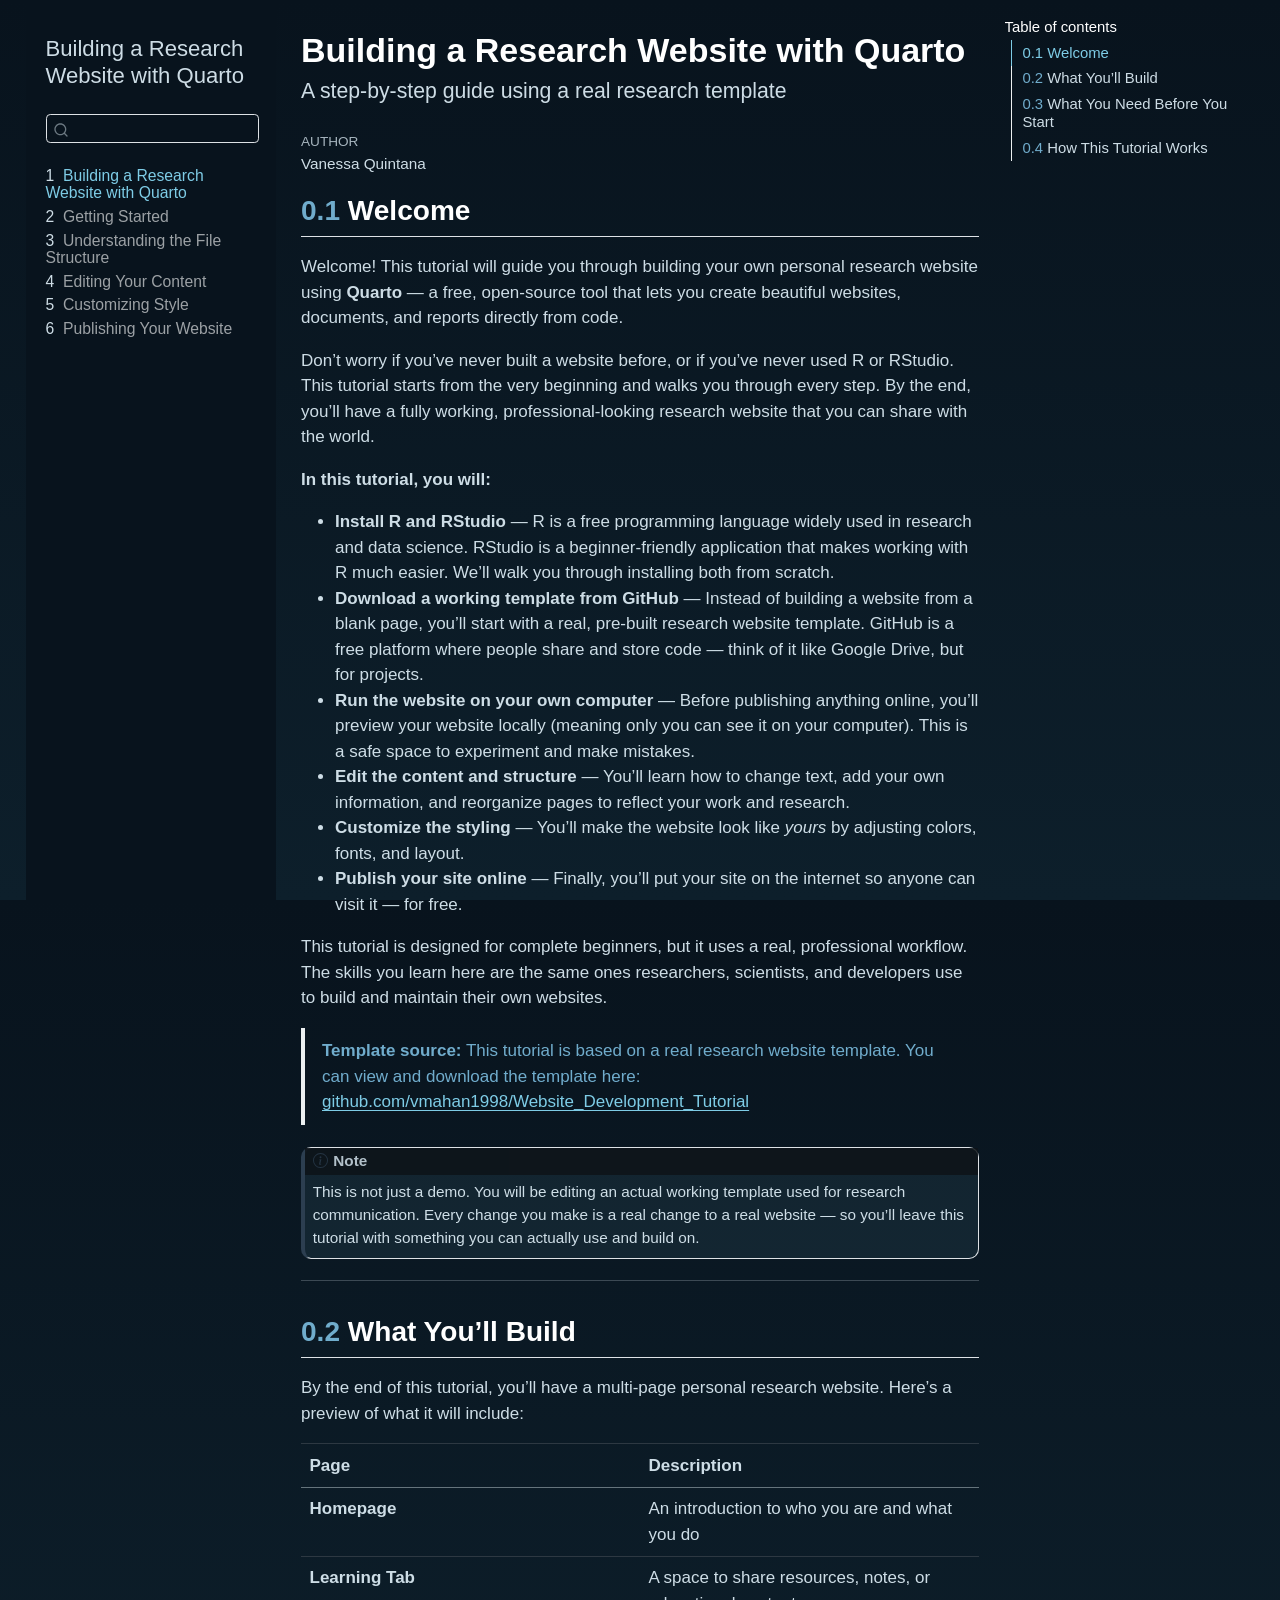
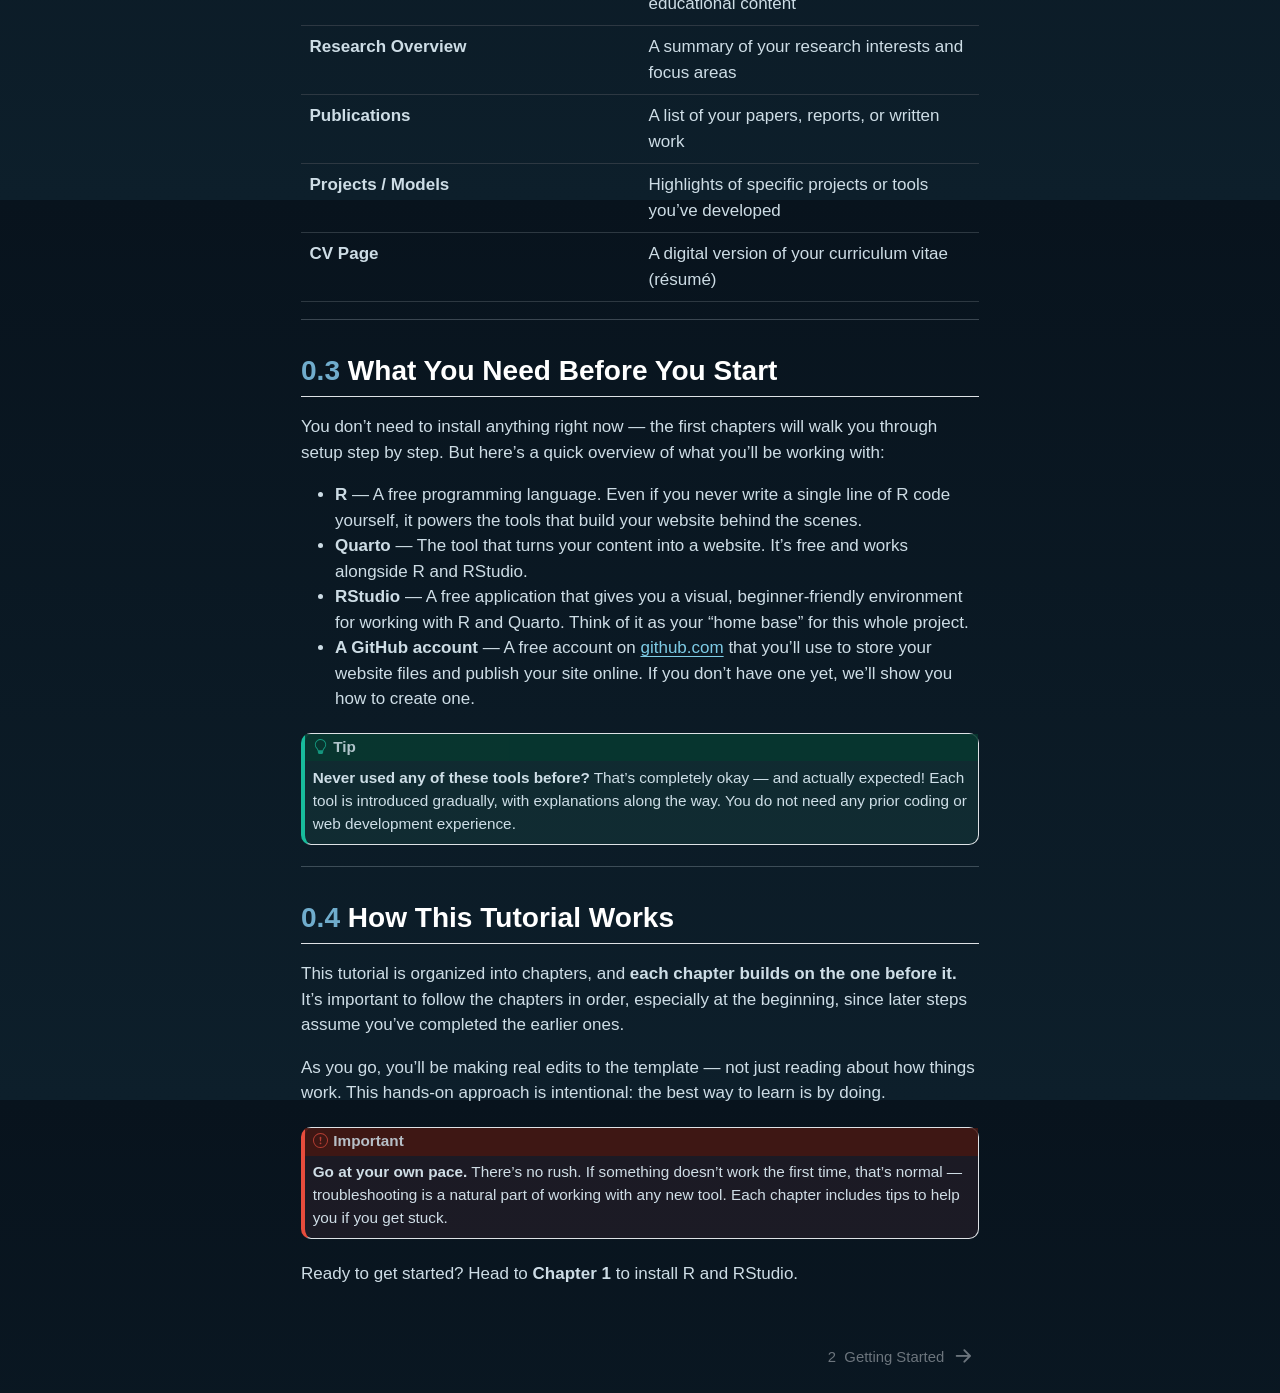
<file: _book/index.html>
<!DOCTYPE html>
<html xmlns="http://www.w3.org/1999/xhtml" lang="en" xml:lang="en"><head>

<meta charset="utf-8">
<meta name="generator" content="quarto-1.7.32">

<meta name="viewport" content="width=device-width, initial-scale=1.0, user-scalable=yes">

<meta name="author" content="Vanessa Quintana">

<title>Building a Research Website with Quarto</title>
<style>
code{white-space: pre-wrap;}
span.smallcaps{font-variant: small-caps;}
div.columns{display: flex; gap: min(4vw, 1.5em);}
div.column{flex: auto; overflow-x: auto;}
div.hanging-indent{margin-left: 1.5em; text-indent: -1.5em;}
ul.task-list{list-style: none;}
ul.task-list li input[type="checkbox"] {
  width: 0.8em;
  margin: 0 0.8em 0.2em -1em; /* quarto-specific, see https://github.com/quarto-dev/quarto-cli/issues/4556 */ 
  vertical-align: middle;
}
</style>


<script src="site_libs/quarto-nav/quarto-nav.js"></script>
<script src="site_libs/quarto-nav/headroom.min.js"></script>
<script src="site_libs/clipboard/clipboard.min.js"></script>
<script src="site_libs/quarto-search/autocomplete.umd.js"></script>
<script src="site_libs/quarto-search/fuse.min.js"></script>
<script src="site_libs/quarto-search/quarto-search.js"></script>
<meta name="quarto:offset" content="./">
<link href="./01-getting-started.html" rel="next">
<script src="site_libs/quarto-html/quarto.js" type="module"></script>
<script src="site_libs/quarto-html/tabsets/tabsets.js" type="module"></script>
<script src="site_libs/quarto-html/popper.min.js"></script>
<script src="site_libs/quarto-html/tippy.umd.min.js"></script>
<script src="site_libs/quarto-html/anchor.min.js"></script>
<link href="site_libs/quarto-html/tippy.css" rel="stylesheet">
<link href="site_libs/quarto-html/quarto-syntax-highlighting-dark-2fef5ea3f8957b3e4ecc936fc74692ca.css" rel="stylesheet" id="quarto-text-highlighting-styles">
<script src="site_libs/bootstrap/bootstrap.min.js"></script>
<link href="site_libs/bootstrap/bootstrap-icons.css" rel="stylesheet">
<link href="site_libs/bootstrap/bootstrap-cca8fdf2eb67be8a044680ae3fe9ec6b.min.css" rel="stylesheet" append-hash="true" id="quarto-bootstrap" data-mode="dark">
<script id="quarto-search-options" type="application/json">{
  "location": "sidebar",
  "copy-button": false,
  "collapse-after": 3,
  "panel-placement": "start",
  "type": "textbox",
  "limit": 50,
  "keyboard-shortcut": [
    "f",
    "/",
    "s"
  ],
  "show-item-context": false,
  "language": {
    "search-no-results-text": "No results",
    "search-matching-documents-text": "matching documents",
    "search-copy-link-title": "Copy link to search",
    "search-hide-matches-text": "Hide additional matches",
    "search-more-match-text": "more match in this document",
    "search-more-matches-text": "more matches in this document",
    "search-clear-button-title": "Clear",
    "search-text-placeholder": "",
    "search-detached-cancel-button-title": "Cancel",
    "search-submit-button-title": "Submit",
    "search-label": "Search"
  }
}</script>


<link rel="stylesheet" href="styles.css">
</head>

<body class="nav-sidebar floating quarto-light">

<div id="quarto-search-results"></div>
  <header id="quarto-header" class="headroom fixed-top">
  <nav class="quarto-secondary-nav">
    <div class="container-fluid d-flex">
      <button type="button" class="quarto-btn-toggle btn" data-bs-toggle="collapse" role="button" data-bs-target=".quarto-sidebar-collapse-item" aria-controls="quarto-sidebar" aria-expanded="false" aria-label="Toggle sidebar navigation" onclick="if (window.quartoToggleHeadroom) { window.quartoToggleHeadroom(); }">
        <i class="bi bi-layout-text-sidebar-reverse"></i>
      </button>
        <nav class="quarto-page-breadcrumbs" aria-label="breadcrumb"><ol class="breadcrumb"><li class="breadcrumb-item"><a href="./index.html"><span class="chapter-number">1</span>&nbsp; <span class="chapter-title">Building a Research Website with Quarto</span></a></li></ol></nav>
        <a class="flex-grow-1" role="navigation" data-bs-toggle="collapse" data-bs-target=".quarto-sidebar-collapse-item" aria-controls="quarto-sidebar" aria-expanded="false" aria-label="Toggle sidebar navigation" onclick="if (window.quartoToggleHeadroom) { window.quartoToggleHeadroom(); }">      
        </a>
      <button type="button" class="btn quarto-search-button" aria-label="Search" onclick="window.quartoOpenSearch();">
        <i class="bi bi-search"></i>
      </button>
    </div>
  </nav>
</header>
<!-- content -->
<div id="quarto-content" class="quarto-container page-columns page-rows-contents page-layout-article">
<!-- sidebar -->
  <nav id="quarto-sidebar" class="sidebar collapse collapse-horizontal quarto-sidebar-collapse-item sidebar-navigation floating overflow-auto">
    <div class="pt-lg-2 mt-2 text-left sidebar-header">
    <div class="sidebar-title mb-0 py-0">
      <a href="./">Building a Research Website with Quarto</a> 
    </div>
      </div>
        <div class="mt-2 flex-shrink-0 align-items-center">
        <div class="sidebar-search">
        <div id="quarto-search" class="" title="Search"></div>
        </div>
        </div>
    <div class="sidebar-menu-container"> 
    <ul class="list-unstyled mt-1">
        <li class="sidebar-item">
  <div class="sidebar-item-container"> 
  <a href="./index.html" class="sidebar-item-text sidebar-link active">
 <span class="menu-text"><span class="chapter-number">1</span>&nbsp; <span class="chapter-title">Building a Research Website with Quarto</span></span></a>
  </div>
</li>
        <li class="sidebar-item">
  <div class="sidebar-item-container"> 
  <a href="./01-getting-started.html" class="sidebar-item-text sidebar-link">
 <span class="menu-text"><span class="chapter-number">2</span>&nbsp; <span class="chapter-title">Getting Started</span></span></a>
  </div>
</li>
        <li class="sidebar-item">
  <div class="sidebar-item-container"> 
  <a href="./02-structure.html" class="sidebar-item-text sidebar-link">
 <span class="menu-text"><span class="chapter-number">3</span>&nbsp; <span class="chapter-title">Understanding the File Structure</span></span></a>
  </div>
</li>
        <li class="sidebar-item">
  <div class="sidebar-item-container"> 
  <a href="./03-editing.html" class="sidebar-item-text sidebar-link">
 <span class="menu-text"><span class="chapter-number">4</span>&nbsp; <span class="chapter-title">Editing Your Content</span></span></a>
  </div>
</li>
        <li class="sidebar-item">
  <div class="sidebar-item-container"> 
  <a href="./04-styling.html" class="sidebar-item-text sidebar-link">
 <span class="menu-text"><span class="chapter-number">5</span>&nbsp; <span class="chapter-title">Customizing Style</span></span></a>
  </div>
</li>
        <li class="sidebar-item">
  <div class="sidebar-item-container"> 
  <a href="./05-publishing.html" class="sidebar-item-text sidebar-link">
 <span class="menu-text"><span class="chapter-number">6</span>&nbsp; <span class="chapter-title">Publishing Your Website</span></span></a>
  </div>
</li>
    </ul>
    </div>
</nav>
<div id="quarto-sidebar-glass" class="quarto-sidebar-collapse-item" data-bs-toggle="collapse" data-bs-target=".quarto-sidebar-collapse-item"></div>
<!-- margin-sidebar -->
    <div id="quarto-margin-sidebar" class="sidebar margin-sidebar">
        <nav id="TOC" role="doc-toc" class="toc-active">
    <h2 id="toc-title">Table of contents</h2>
   
  <ul class="collapse">
  <li><a href="#welcome" id="toc-welcome" class="nav-link active" data-scroll-target="#welcome"><span class="header-section-number">0.1</span> Welcome</a></li>
  <li><a href="#what-youll-build" id="toc-what-youll-build" class="nav-link" data-scroll-target="#what-youll-build"><span class="header-section-number">0.2</span> What You’ll Build</a></li>
  <li><a href="#what-you-need-before-you-start" id="toc-what-you-need-before-you-start" class="nav-link" data-scroll-target="#what-you-need-before-you-start"><span class="header-section-number">0.3</span> What You Need Before You Start</a></li>
  <li><a href="#how-this-tutorial-works" id="toc-how-this-tutorial-works" class="nav-link" data-scroll-target="#how-this-tutorial-works"><span class="header-section-number">0.4</span> How This Tutorial Works</a></li>
  </ul>
</nav>
    </div>
<!-- main -->
<main class="content" id="quarto-document-content">

<header id="title-block-header" class="quarto-title-block default">
<div class="quarto-title">
<h1 class="title">Building a Research Website with Quarto</h1>
<p class="subtitle lead">A step-by-step guide using a real research template</p>
</div>



<div class="quarto-title-meta">

    <div>
    <div class="quarto-title-meta-heading">Author</div>
    <div class="quarto-title-meta-contents">
             <p>Vanessa Quintana </p>
          </div>
  </div>
    
  
    
  </div>
  


</header>


<section id="welcome" class="level2" data-number="0.1">
<h2 data-number="0.1" class="anchored" data-anchor-id="welcome"><span class="header-section-number">0.1</span> Welcome</h2>
<p>Welcome! This tutorial will guide you through building your own personal research website using <strong>Quarto</strong> — a free, open-source tool that lets you create beautiful websites, documents, and reports directly from code.</p>
<p>Don’t worry if you’ve never built a website before, or if you’ve never used R or RStudio. This tutorial starts from the very beginning and walks you through every step. By the end, you’ll have a fully working, professional-looking research website that you can share with the world.</p>
<p><strong>In this tutorial, you will:</strong></p>
<ul>
<li><strong>Install R and RStudio</strong> — R is a free programming language widely used in research and data science. RStudio is a beginner-friendly application that makes working with R much easier. We’ll walk you through installing both from scratch.</li>
<li><strong>Download a working template from GitHub</strong> — Instead of building a website from a blank page, you’ll start with a real, pre-built research website template. GitHub is a free platform where people share and store code — think of it like Google Drive, but for projects.</li>
<li><strong>Run the website on your own computer</strong> — Before publishing anything online, you’ll preview your website locally (meaning only you can see it on your computer). This is a safe space to experiment and make mistakes.</li>
<li><strong>Edit the content and structure</strong> — You’ll learn how to change text, add your own information, and reorganize pages to reflect your work and research.</li>
<li><strong>Customize the styling</strong> — You’ll make the website look like <em>yours</em> by adjusting colors, fonts, and layout.</li>
<li><strong>Publish your site online</strong> — Finally, you’ll put your site on the internet so anyone can visit it — for free.</li>
</ul>
<p>This tutorial is designed for complete beginners, but it uses a real, professional workflow. The skills you learn here are the same ones researchers, scientists, and developers use to build and maintain their own websites.</p>
<blockquote class="blockquote">
<p><strong>Template source:</strong> This tutorial is based on a real research website template. You can view and download the template here: <a href="https://github.com/vmahan1998/Website_Development_Tutorial.git">github.com/vmahan1998/Website_Development_Tutorial</a></p>
</blockquote>
<div class="callout callout-style-default callout-note callout-titled">
<div class="callout-header d-flex align-content-center">
<div class="callout-icon-container">
<i class="callout-icon"></i>
</div>
<div class="callout-title-container flex-fill">
Note
</div>
</div>
<div class="callout-body-container callout-body">
<p>This is not just a demo. You will be editing an actual working template used for research communication. Every change you make is a real change to a real website — so you’ll leave this tutorial with something you can actually use and build on.</p>
</div>
</div>
<hr>
</section>
<section id="what-youll-build" class="level2" data-number="0.2">
<h2 data-number="0.2" class="anchored" data-anchor-id="what-youll-build"><span class="header-section-number">0.2</span> What You’ll Build</h2>
<p>By the end of this tutorial, you’ll have a multi-page personal research website. Here’s a preview of what it will include:</p>
<table class="caption-top table">
<colgroup>
<col style="width: 50%">
<col style="width: 50%">
</colgroup>
<thead>
<tr class="header">
<th>Page</th>
<th>Description</th>
</tr>
</thead>
<tbody>
<tr class="odd">
<td><strong>Homepage</strong></td>
<td>An introduction to who you are and what you do</td>
</tr>
<tr class="even">
<td><strong>Learning Tab</strong></td>
<td>A space to share resources, notes, or educational content</td>
</tr>
<tr class="odd">
<td><strong>Research Overview</strong></td>
<td>A summary of your research interests and focus areas</td>
</tr>
<tr class="even">
<td><strong>Publications</strong></td>
<td>A list of your papers, reports, or written work</td>
</tr>
<tr class="odd">
<td><strong>Projects / Models</strong></td>
<td>Highlights of specific projects or tools you’ve developed</td>
</tr>
<tr class="even">
<td><strong>CV Page</strong></td>
<td>A digital version of your curriculum vitae (résumé)</td>
</tr>
</tbody>
</table>
<hr>
</section>
<section id="what-you-need-before-you-start" class="level2" data-number="0.3">
<h2 data-number="0.3" class="anchored" data-anchor-id="what-you-need-before-you-start"><span class="header-section-number">0.3</span> What You Need Before You Start</h2>
<p>You don’t need to install anything right now — the first chapters will walk you through setup step by step. But here’s a quick overview of what you’ll be working with:</p>
<ul>
<li><strong>R</strong> — A free programming language. Even if you never write a single line of R code yourself, it powers the tools that build your website behind the scenes.</li>
<li><strong>Quarto</strong> — The tool that turns your content into a website. It’s free and works alongside R and RStudio.</li>
<li><strong>RStudio</strong> — A free application that gives you a visual, beginner-friendly environment for working with R and Quarto. Think of it as your “home base” for this whole project.</li>
<li><strong>A GitHub account</strong> — A free account on <a href="https://github.com">github.com</a> that you’ll use to store your website files and publish your site online. If you don’t have one yet, we’ll show you how to create one.</li>
</ul>
<div class="callout callout-style-default callout-tip callout-titled">
<div class="callout-header d-flex align-content-center">
<div class="callout-icon-container">
<i class="callout-icon"></i>
</div>
<div class="callout-title-container flex-fill">
Tip
</div>
</div>
<div class="callout-body-container callout-body">
<p><strong>Never used any of these tools before?</strong> That’s completely okay — and actually expected! Each tool is introduced gradually, with explanations along the way. You do not need any prior coding or web development experience.</p>
</div>
</div>
<hr>
</section>
<section id="how-this-tutorial-works" class="level2" data-number="0.4">
<h2 data-number="0.4" class="anchored" data-anchor-id="how-this-tutorial-works"><span class="header-section-number">0.4</span> How This Tutorial Works</h2>
<p>This tutorial is organized into chapters, and <strong>each chapter builds on the one before it.</strong> It’s important to follow the chapters in order, especially at the beginning, since later steps assume you’ve completed the earlier ones.</p>
<p>As you go, you’ll be making real edits to the template — not just reading about how things work. This hands-on approach is intentional: the best way to learn is by doing.</p>
<div class="callout callout-style-default callout-important callout-titled">
<div class="callout-header d-flex align-content-center">
<div class="callout-icon-container">
<i class="callout-icon"></i>
</div>
<div class="callout-title-container flex-fill">
Important
</div>
</div>
<div class="callout-body-container callout-body">
<p><strong>Go at your own pace.</strong> There’s no rush. If something doesn’t work the first time, that’s normal — troubleshooting is a natural part of working with any new tool. Each chapter includes tips to help you if you get stuck.</p>
</div>
</div>
<p>Ready to get started? Head to <strong>Chapter 1</strong> to install R and RStudio.</p>


</section>

</main> <!-- /main -->
<script id="quarto-html-after-body" type="application/javascript">
  window.document.addEventListener("DOMContentLoaded", function (event) {
    const icon = "";
    const anchorJS = new window.AnchorJS();
    anchorJS.options = {
      placement: 'right',
      icon: icon
    };
    anchorJS.add('.anchored');
    const isCodeAnnotation = (el) => {
      for (const clz of el.classList) {
        if (clz.startsWith('code-annotation-')) {                     
          return true;
        }
      }
      return false;
    }
    const onCopySuccess = function(e) {
      // button target
      const button = e.trigger;
      // don't keep focus
      button.blur();
      // flash "checked"
      button.classList.add('code-copy-button-checked');
      var currentTitle = button.getAttribute("title");
      button.setAttribute("title", "Copied!");
      let tooltip;
      if (window.bootstrap) {
        button.setAttribute("data-bs-toggle", "tooltip");
        button.setAttribute("data-bs-placement", "left");
        button.setAttribute("data-bs-title", "Copied!");
        tooltip = new bootstrap.Tooltip(button, 
          { trigger: "manual", 
            customClass: "code-copy-button-tooltip",
            offset: [0, -8]});
        tooltip.show();    
      }
      setTimeout(function() {
        if (tooltip) {
          tooltip.hide();
          button.removeAttribute("data-bs-title");
          button.removeAttribute("data-bs-toggle");
          button.removeAttribute("data-bs-placement");
        }
        button.setAttribute("title", currentTitle);
        button.classList.remove('code-copy-button-checked');
      }, 1000);
      // clear code selection
      e.clearSelection();
    }
    const getTextToCopy = function(trigger) {
        const codeEl = trigger.previousElementSibling.cloneNode(true);
        for (const childEl of codeEl.children) {
          if (isCodeAnnotation(childEl)) {
            childEl.remove();
          }
        }
        return codeEl.innerText;
    }
    const clipboard = new window.ClipboardJS('.code-copy-button:not([data-in-quarto-modal])', {
      text: getTextToCopy
    });
    clipboard.on('success', onCopySuccess);
    if (window.document.getElementById('quarto-embedded-source-code-modal')) {
      const clipboardModal = new window.ClipboardJS('.code-copy-button[data-in-quarto-modal]', {
        text: getTextToCopy,
        container: window.document.getElementById('quarto-embedded-source-code-modal')
      });
      clipboardModal.on('success', onCopySuccess);
    }
      var localhostRegex = new RegExp(/^(?:http|https):\/\/localhost\:?[0-9]*\//);
      var mailtoRegex = new RegExp(/^mailto:/);
        var filterRegex = new RegExp('/' + window.location.host + '/');
      var isInternal = (href) => {
          return filterRegex.test(href) || localhostRegex.test(href) || mailtoRegex.test(href);
      }
      // Inspect non-navigation links and adorn them if external
     var links = window.document.querySelectorAll('a[href]:not(.nav-link):not(.navbar-brand):not(.toc-action):not(.sidebar-link):not(.sidebar-item-toggle):not(.pagination-link):not(.no-external):not([aria-hidden]):not(.dropdown-item):not(.quarto-navigation-tool):not(.about-link)');
      for (var i=0; i<links.length; i++) {
        const link = links[i];
        if (!isInternal(link.href)) {
          // undo the damage that might have been done by quarto-nav.js in the case of
          // links that we want to consider external
          if (link.dataset.originalHref !== undefined) {
            link.href = link.dataset.originalHref;
          }
        }
      }
    function tippyHover(el, contentFn, onTriggerFn, onUntriggerFn) {
      const config = {
        allowHTML: true,
        maxWidth: 500,
        delay: 100,
        arrow: false,
        appendTo: function(el) {
            return el.parentElement;
        },
        interactive: true,
        interactiveBorder: 10,
        theme: 'quarto',
        placement: 'bottom-start',
      };
      if (contentFn) {
        config.content = contentFn;
      }
      if (onTriggerFn) {
        config.onTrigger = onTriggerFn;
      }
      if (onUntriggerFn) {
        config.onUntrigger = onUntriggerFn;
      }
      window.tippy(el, config); 
    }
    const noterefs = window.document.querySelectorAll('a[role="doc-noteref"]');
    for (var i=0; i<noterefs.length; i++) {
      const ref = noterefs[i];
      tippyHover(ref, function() {
        // use id or data attribute instead here
        let href = ref.getAttribute('data-footnote-href') || ref.getAttribute('href');
        try { href = new URL(href).hash; } catch {}
        const id = href.replace(/^#\/?/, "");
        const note = window.document.getElementById(id);
        if (note) {
          return note.innerHTML;
        } else {
          return "";
        }
      });
    }
    const xrefs = window.document.querySelectorAll('a.quarto-xref');
    const processXRef = (id, note) => {
      // Strip column container classes
      const stripColumnClz = (el) => {
        el.classList.remove("page-full", "page-columns");
        if (el.children) {
          for (const child of el.children) {
            stripColumnClz(child);
          }
        }
      }
      stripColumnClz(note)
      if (id === null || id.startsWith('sec-')) {
        // Special case sections, only their first couple elements
        const container = document.createElement("div");
        if (note.children && note.children.length > 2) {
          container.appendChild(note.children[0].cloneNode(true));
          for (let i = 1; i < note.children.length; i++) {
            const child = note.children[i];
            if (child.tagName === "P" && child.innerText === "") {
              continue;
            } else {
              container.appendChild(child.cloneNode(true));
              break;
            }
          }
          if (window.Quarto?.typesetMath) {
            window.Quarto.typesetMath(container);
          }
          return container.innerHTML
        } else {
          if (window.Quarto?.typesetMath) {
            window.Quarto.typesetMath(note);
          }
          return note.innerHTML;
        }
      } else {
        // Remove any anchor links if they are present
        const anchorLink = note.querySelector('a.anchorjs-link');
        if (anchorLink) {
          anchorLink.remove();
        }
        if (window.Quarto?.typesetMath) {
          window.Quarto.typesetMath(note);
        }
        if (note.classList.contains("callout")) {
          return note.outerHTML;
        } else {
          return note.innerHTML;
        }
      }
    }
    for (var i=0; i<xrefs.length; i++) {
      const xref = xrefs[i];
      tippyHover(xref, undefined, function(instance) {
        instance.disable();
        let url = xref.getAttribute('href');
        let hash = undefined; 
        if (url.startsWith('#')) {
          hash = url;
        } else {
          try { hash = new URL(url).hash; } catch {}
        }
        if (hash) {
          const id = hash.replace(/^#\/?/, "");
          const note = window.document.getElementById(id);
          if (note !== null) {
            try {
              const html = processXRef(id, note.cloneNode(true));
              instance.setContent(html);
            } finally {
              instance.enable();
              instance.show();
            }
          } else {
            // See if we can fetch this
            fetch(url.split('#')[0])
            .then(res => res.text())
            .then(html => {
              const parser = new DOMParser();
              const htmlDoc = parser.parseFromString(html, "text/html");
              const note = htmlDoc.getElementById(id);
              if (note !== null) {
                const html = processXRef(id, note);
                instance.setContent(html);
              } 
            }).finally(() => {
              instance.enable();
              instance.show();
            });
          }
        } else {
          // See if we can fetch a full url (with no hash to target)
          // This is a special case and we should probably do some content thinning / targeting
          fetch(url)
          .then(res => res.text())
          .then(html => {
            const parser = new DOMParser();
            const htmlDoc = parser.parseFromString(html, "text/html");
            const note = htmlDoc.querySelector('main.content');
            if (note !== null) {
              // This should only happen for chapter cross references
              // (since there is no id in the URL)
              // remove the first header
              if (note.children.length > 0 && note.children[0].tagName === "HEADER") {
                note.children[0].remove();
              }
              const html = processXRef(null, note);
              instance.setContent(html);
            } 
          }).finally(() => {
            instance.enable();
            instance.show();
          });
        }
      }, function(instance) {
      });
    }
        let selectedAnnoteEl;
        const selectorForAnnotation = ( cell, annotation) => {
          let cellAttr = 'data-code-cell="' + cell + '"';
          let lineAttr = 'data-code-annotation="' +  annotation + '"';
          const selector = 'span[' + cellAttr + '][' + lineAttr + ']';
          return selector;
        }
        const selectCodeLines = (annoteEl) => {
          const doc = window.document;
          const targetCell = annoteEl.getAttribute("data-target-cell");
          const targetAnnotation = annoteEl.getAttribute("data-target-annotation");
          const annoteSpan = window.document.querySelector(selectorForAnnotation(targetCell, targetAnnotation));
          const lines = annoteSpan.getAttribute("data-code-lines").split(",");
          const lineIds = lines.map((line) => {
            return targetCell + "-" + line;
          })
          let top = null;
          let height = null;
          let parent = null;
          if (lineIds.length > 0) {
              //compute the position of the single el (top and bottom and make a div)
              const el = window.document.getElementById(lineIds[0]);
              top = el.offsetTop;
              height = el.offsetHeight;
              parent = el.parentElement.parentElement;
            if (lineIds.length > 1) {
              const lastEl = window.document.getElementById(lineIds[lineIds.length - 1]);
              const bottom = lastEl.offsetTop + lastEl.offsetHeight;
              height = bottom - top;
            }
            if (top !== null && height !== null && parent !== null) {
              // cook up a div (if necessary) and position it 
              let div = window.document.getElementById("code-annotation-line-highlight");
              if (div === null) {
                div = window.document.createElement("div");
                div.setAttribute("id", "code-annotation-line-highlight");
                div.style.position = 'absolute';
                parent.appendChild(div);
              }
              div.style.top = top - 2 + "px";
              div.style.height = height + 4 + "px";
              div.style.left = 0;
              let gutterDiv = window.document.getElementById("code-annotation-line-highlight-gutter");
              if (gutterDiv === null) {
                gutterDiv = window.document.createElement("div");
                gutterDiv.setAttribute("id", "code-annotation-line-highlight-gutter");
                gutterDiv.style.position = 'absolute';
                const codeCell = window.document.getElementById(targetCell);
                const gutter = codeCell.querySelector('.code-annotation-gutter');
                gutter.appendChild(gutterDiv);
              }
              gutterDiv.style.top = top - 2 + "px";
              gutterDiv.style.height = height + 4 + "px";
            }
            selectedAnnoteEl = annoteEl;
          }
        };
        const unselectCodeLines = () => {
          const elementsIds = ["code-annotation-line-highlight", "code-annotation-line-highlight-gutter"];
          elementsIds.forEach((elId) => {
            const div = window.document.getElementById(elId);
            if (div) {
              div.remove();
            }
          });
          selectedAnnoteEl = undefined;
        };
          // Handle positioning of the toggle
      window.addEventListener(
        "resize",
        throttle(() => {
          elRect = undefined;
          if (selectedAnnoteEl) {
            selectCodeLines(selectedAnnoteEl);
          }
        }, 10)
      );
      function throttle(fn, ms) {
      let throttle = false;
      let timer;
        return (...args) => {
          if(!throttle) { // first call gets through
              fn.apply(this, args);
              throttle = true;
          } else { // all the others get throttled
              if(timer) clearTimeout(timer); // cancel #2
              timer = setTimeout(() => {
                fn.apply(this, args);
                timer = throttle = false;
              }, ms);
          }
        };
      }
        // Attach click handler to the DT
        const annoteDls = window.document.querySelectorAll('dt[data-target-cell]');
        for (const annoteDlNode of annoteDls) {
          annoteDlNode.addEventListener('click', (event) => {
            const clickedEl = event.target;
            if (clickedEl !== selectedAnnoteEl) {
              unselectCodeLines();
              const activeEl = window.document.querySelector('dt[data-target-cell].code-annotation-active');
              if (activeEl) {
                activeEl.classList.remove('code-annotation-active');
              }
              selectCodeLines(clickedEl);
              clickedEl.classList.add('code-annotation-active');
            } else {
              // Unselect the line
              unselectCodeLines();
              clickedEl.classList.remove('code-annotation-active');
            }
          });
        }
    const findCites = (el) => {
      const parentEl = el.parentElement;
      if (parentEl) {
        const cites = parentEl.dataset.cites;
        if (cites) {
          return {
            el,
            cites: cites.split(' ')
          };
        } else {
          return findCites(el.parentElement)
        }
      } else {
        return undefined;
      }
    };
    var bibliorefs = window.document.querySelectorAll('a[role="doc-biblioref"]');
    for (var i=0; i<bibliorefs.length; i++) {
      const ref = bibliorefs[i];
      const citeInfo = findCites(ref);
      if (citeInfo) {
        tippyHover(citeInfo.el, function() {
          var popup = window.document.createElement('div');
          citeInfo.cites.forEach(function(cite) {
            var citeDiv = window.document.createElement('div');
            citeDiv.classList.add('hanging-indent');
            citeDiv.classList.add('csl-entry');
            var biblioDiv = window.document.getElementById('ref-' + cite);
            if (biblioDiv) {
              citeDiv.innerHTML = biblioDiv.innerHTML;
            }
            popup.appendChild(citeDiv);
          });
          return popup.innerHTML;
        });
      }
    }
  });
  </script>
<nav class="page-navigation">
  <div class="nav-page nav-page-previous">
  </div>
  <div class="nav-page nav-page-next">
      <a href="./01-getting-started.html" class="pagination-link" aria-label="Getting Started">
        <span class="nav-page-text"><span class="chapter-number">2</span>&nbsp; <span class="chapter-title">Getting Started</span></span> <i class="bi bi-arrow-right-short"></i>
      </a>
  </div>
</nav>
</div> <!-- /content -->




</body></html>
</file>
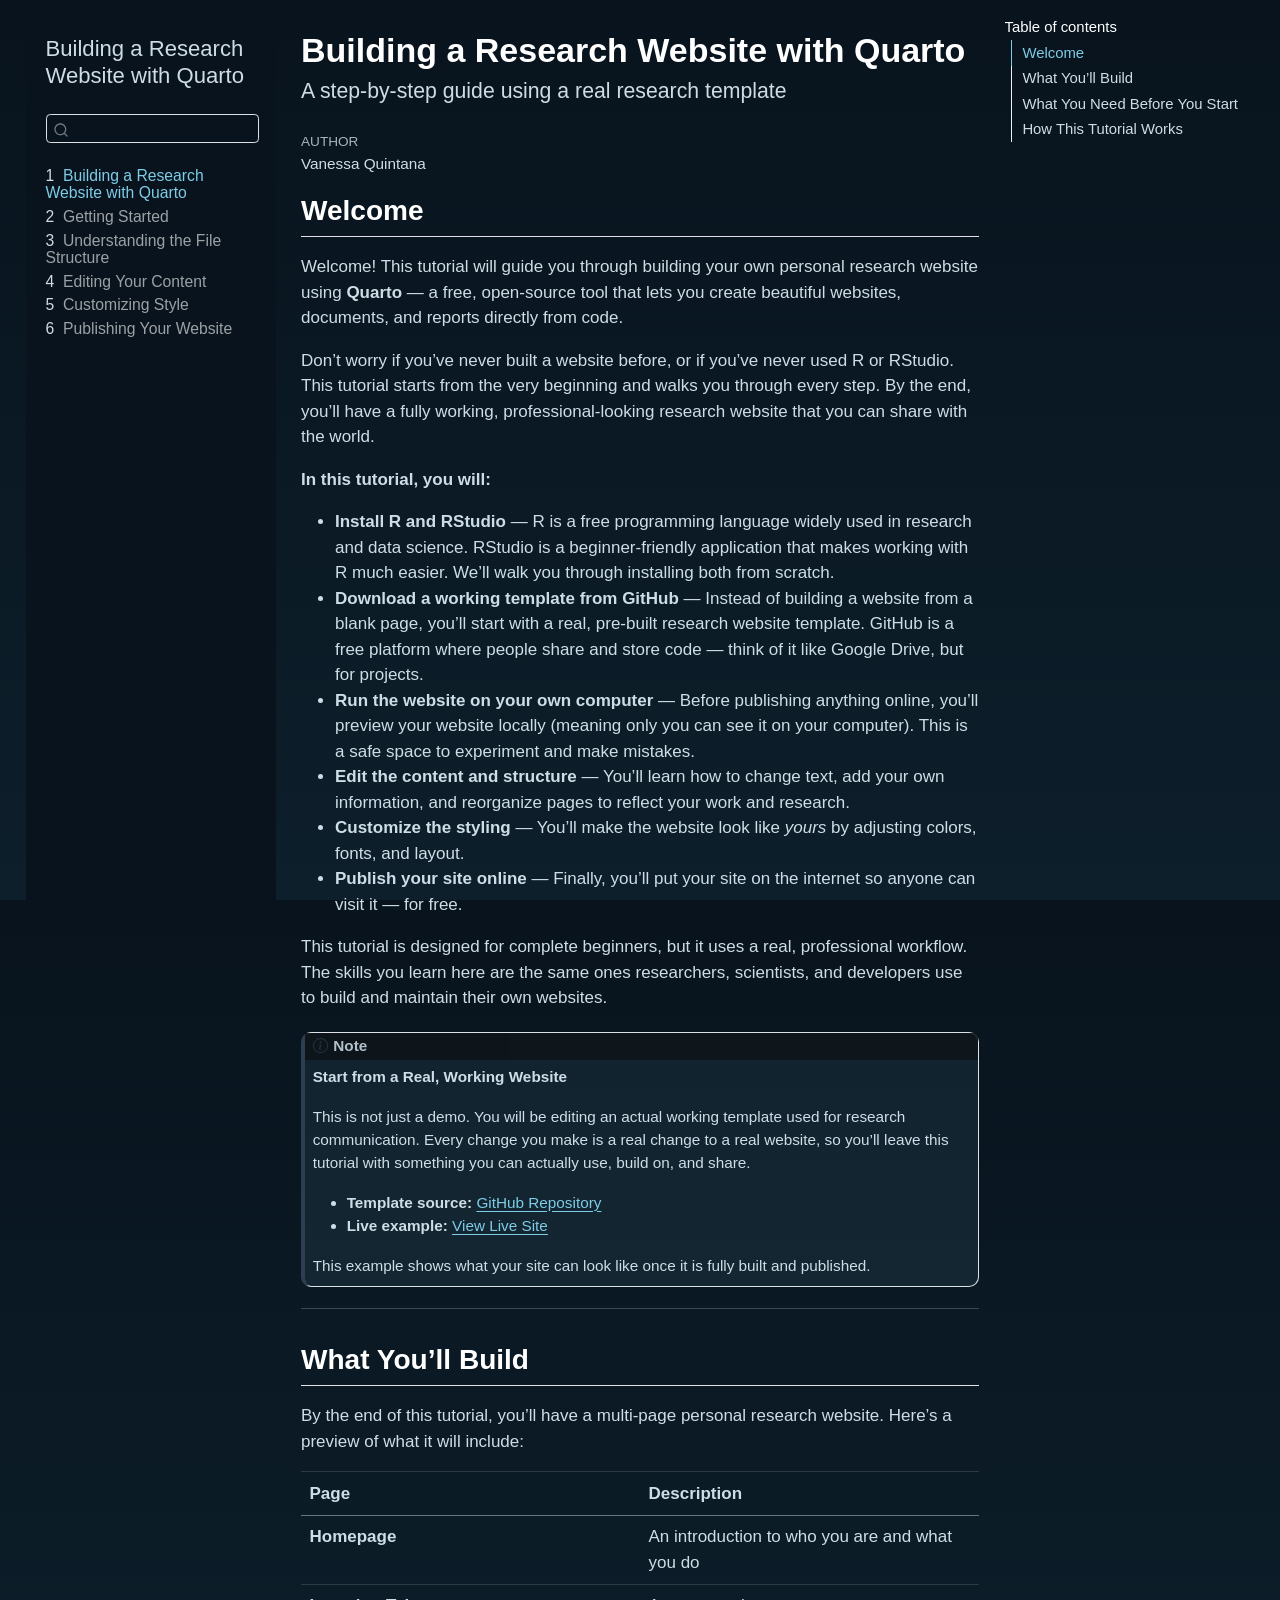
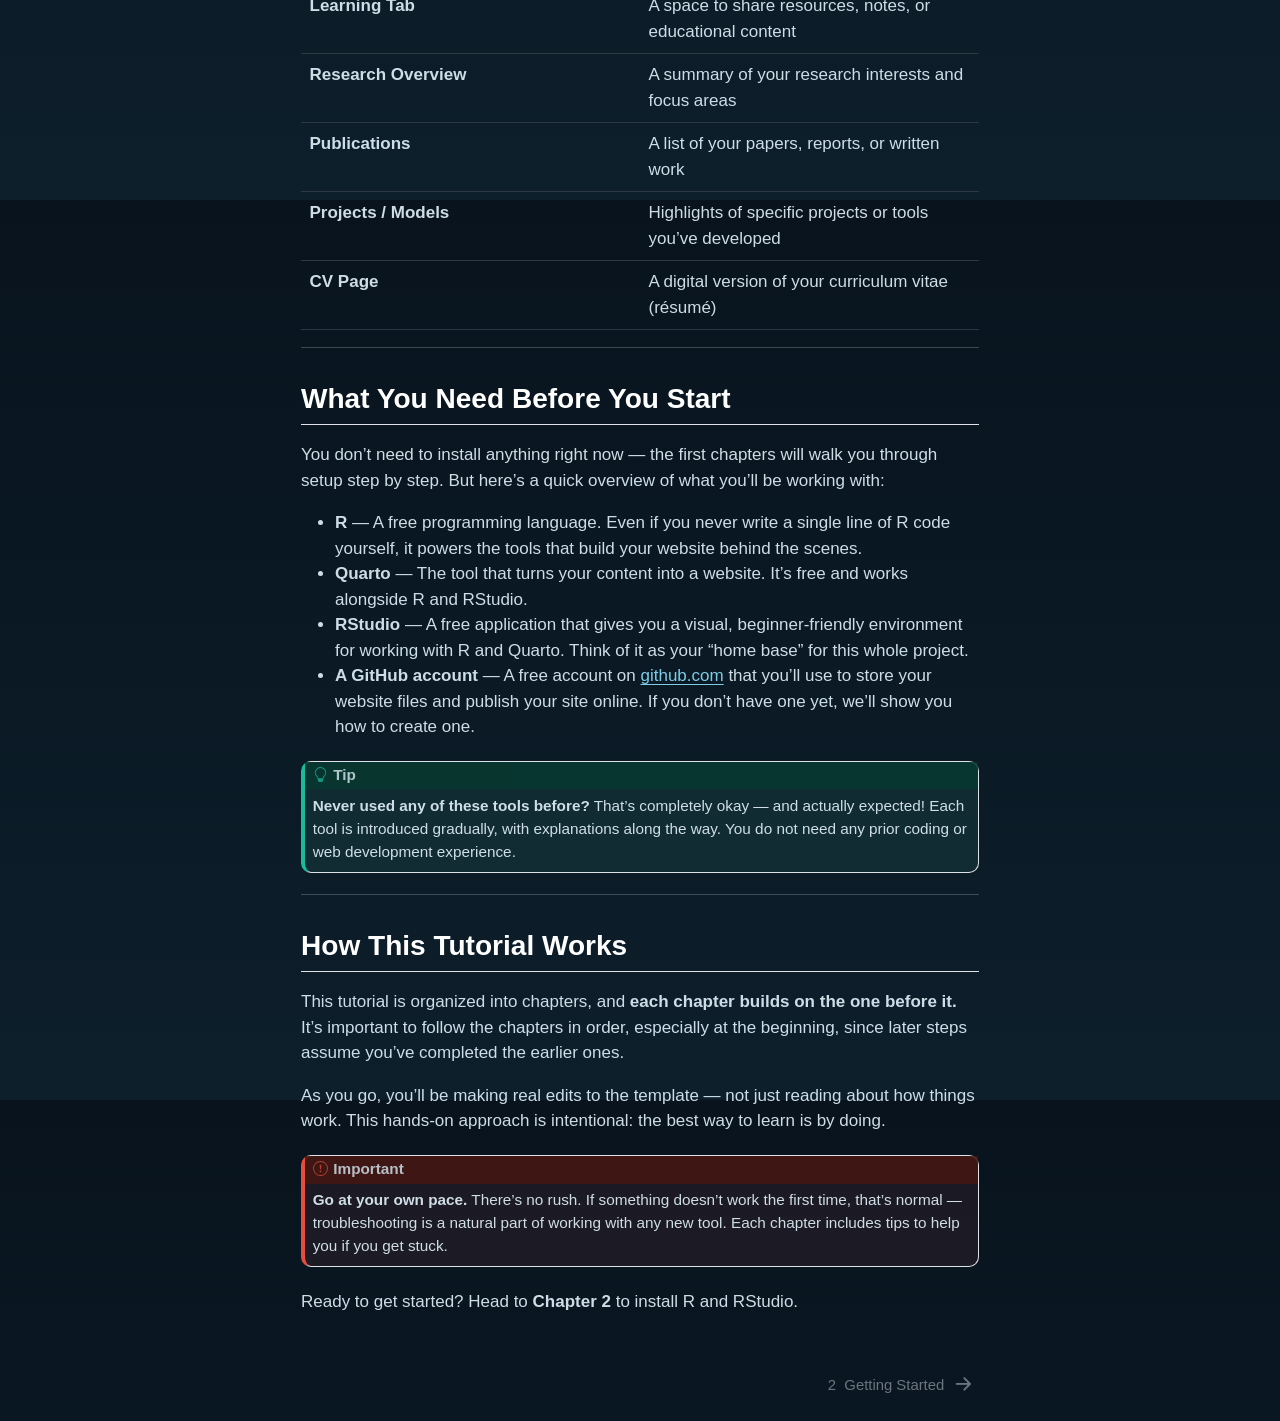
<file: docs/index.html>
<!DOCTYPE html>
<html xmlns="http://www.w3.org/1999/xhtml" lang="en" xml:lang="en"><head>

<meta charset="utf-8">
<meta name="generator" content="quarto-1.7.32">

<meta name="viewport" content="width=device-width, initial-scale=1.0, user-scalable=yes">

<meta name="author" content="Vanessa Quintana">

<title>Building a Research Website with Quarto</title>
<style>
code{white-space: pre-wrap;}
span.smallcaps{font-variant: small-caps;}
div.columns{display: flex; gap: min(4vw, 1.5em);}
div.column{flex: auto; overflow-x: auto;}
div.hanging-indent{margin-left: 1.5em; text-indent: -1.5em;}
ul.task-list{list-style: none;}
ul.task-list li input[type="checkbox"] {
  width: 0.8em;
  margin: 0 0.8em 0.2em -1em; /* quarto-specific, see https://github.com/quarto-dev/quarto-cli/issues/4556 */ 
  vertical-align: middle;
}
</style>


<script src="site_libs/quarto-nav/quarto-nav.js"></script>
<script src="site_libs/quarto-nav/headroom.min.js"></script>
<script src="site_libs/clipboard/clipboard.min.js"></script>
<script src="site_libs/quarto-search/autocomplete.umd.js"></script>
<script src="site_libs/quarto-search/fuse.min.js"></script>
<script src="site_libs/quarto-search/quarto-search.js"></script>
<meta name="quarto:offset" content="./">
<link href="./01-getting-started.html" rel="next">
<script src="site_libs/quarto-html/quarto.js" type="module"></script>
<script src="site_libs/quarto-html/tabsets/tabsets.js" type="module"></script>
<script src="site_libs/quarto-html/popper.min.js"></script>
<script src="site_libs/quarto-html/tippy.umd.min.js"></script>
<script src="site_libs/quarto-html/anchor.min.js"></script>
<link href="site_libs/quarto-html/tippy.css" rel="stylesheet">
<link href="site_libs/quarto-html/quarto-syntax-highlighting-dark-2fef5ea3f8957b3e4ecc936fc74692ca.css" rel="stylesheet" id="quarto-text-highlighting-styles">
<script src="site_libs/bootstrap/bootstrap.min.js"></script>
<link href="site_libs/bootstrap/bootstrap-icons.css" rel="stylesheet">
<link href="site_libs/bootstrap/bootstrap-cca8fdf2eb67be8a044680ae3fe9ec6b.min.css" rel="stylesheet" append-hash="true" id="quarto-bootstrap" data-mode="dark">
<script id="quarto-search-options" type="application/json">{
  "location": "sidebar",
  "copy-button": false,
  "collapse-after": 3,
  "panel-placement": "start",
  "type": "textbox",
  "limit": 50,
  "keyboard-shortcut": [
    "f",
    "/",
    "s"
  ],
  "show-item-context": false,
  "language": {
    "search-no-results-text": "No results",
    "search-matching-documents-text": "matching documents",
    "search-copy-link-title": "Copy link to search",
    "search-hide-matches-text": "Hide additional matches",
    "search-more-match-text": "more match in this document",
    "search-more-matches-text": "more matches in this document",
    "search-clear-button-title": "Clear",
    "search-text-placeholder": "",
    "search-detached-cancel-button-title": "Cancel",
    "search-submit-button-title": "Submit",
    "search-label": "Search"
  }
}</script>


<link rel="stylesheet" href="styles.css">
</head>

<body class="nav-sidebar floating quarto-light">

<div id="quarto-search-results"></div>
  <header id="quarto-header" class="headroom fixed-top">
  <nav class="quarto-secondary-nav">
    <div class="container-fluid d-flex">
      <button type="button" class="quarto-btn-toggle btn" data-bs-toggle="collapse" role="button" data-bs-target=".quarto-sidebar-collapse-item" aria-controls="quarto-sidebar" aria-expanded="false" aria-label="Toggle sidebar navigation" onclick="if (window.quartoToggleHeadroom) { window.quartoToggleHeadroom(); }">
        <i class="bi bi-layout-text-sidebar-reverse"></i>
      </button>
        <nav class="quarto-page-breadcrumbs" aria-label="breadcrumb"><ol class="breadcrumb"><li class="breadcrumb-item"><a href="./index.html"><span class="chapter-number">1</span>&nbsp; <span class="chapter-title">Building a Research Website with Quarto</span></a></li></ol></nav>
        <a class="flex-grow-1" role="navigation" data-bs-toggle="collapse" data-bs-target=".quarto-sidebar-collapse-item" aria-controls="quarto-sidebar" aria-expanded="false" aria-label="Toggle sidebar navigation" onclick="if (window.quartoToggleHeadroom) { window.quartoToggleHeadroom(); }">      
        </a>
      <button type="button" class="btn quarto-search-button" aria-label="Search" onclick="window.quartoOpenSearch();">
        <i class="bi bi-search"></i>
      </button>
    </div>
  </nav>
</header>
<!-- content -->
<div id="quarto-content" class="quarto-container page-columns page-rows-contents page-layout-article">
<!-- sidebar -->
  <nav id="quarto-sidebar" class="sidebar collapse collapse-horizontal quarto-sidebar-collapse-item sidebar-navigation floating overflow-auto">
    <div class="pt-lg-2 mt-2 text-left sidebar-header">
    <div class="sidebar-title mb-0 py-0">
      <a href="./">Building a Research Website with Quarto</a> 
    </div>
      </div>
        <div class="mt-2 flex-shrink-0 align-items-center">
        <div class="sidebar-search">
        <div id="quarto-search" class="" title="Search"></div>
        </div>
        </div>
    <div class="sidebar-menu-container"> 
    <ul class="list-unstyled mt-1">
        <li class="sidebar-item">
  <div class="sidebar-item-container"> 
  <a href="./index.html" class="sidebar-item-text sidebar-link active">
 <span class="menu-text"><span class="chapter-number">1</span>&nbsp; <span class="chapter-title">Building a Research Website with Quarto</span></span></a>
  </div>
</li>
        <li class="sidebar-item">
  <div class="sidebar-item-container"> 
  <a href="./01-getting-started.html" class="sidebar-item-text sidebar-link">
 <span class="menu-text"><span class="chapter-number">2</span>&nbsp; <span class="chapter-title">Getting Started</span></span></a>
  </div>
</li>
        <li class="sidebar-item">
  <div class="sidebar-item-container"> 
  <a href="./02-structure.html" class="sidebar-item-text sidebar-link">
 <span class="menu-text"><span class="chapter-number">3</span>&nbsp; <span class="chapter-title">Understanding the File Structure</span></span></a>
  </div>
</li>
        <li class="sidebar-item">
  <div class="sidebar-item-container"> 
  <a href="./03-editing.html" class="sidebar-item-text sidebar-link">
 <span class="menu-text"><span class="chapter-number">4</span>&nbsp; <span class="chapter-title">Editing Your Content</span></span></a>
  </div>
</li>
        <li class="sidebar-item">
  <div class="sidebar-item-container"> 
  <a href="./04-styling.html" class="sidebar-item-text sidebar-link">
 <span class="menu-text"><span class="chapter-number">5</span>&nbsp; <span class="chapter-title">Customizing Style</span></span></a>
  </div>
</li>
        <li class="sidebar-item">
  <div class="sidebar-item-container"> 
  <a href="./05-publishing.html" class="sidebar-item-text sidebar-link">
 <span class="menu-text"><span class="chapter-number">6</span>&nbsp; <span class="chapter-title">Publishing Your Website</span></span></a>
  </div>
</li>
    </ul>
    </div>
</nav>
<div id="quarto-sidebar-glass" class="quarto-sidebar-collapse-item" data-bs-toggle="collapse" data-bs-target=".quarto-sidebar-collapse-item"></div>
<!-- margin-sidebar -->
    <div id="quarto-margin-sidebar" class="sidebar margin-sidebar">
        <nav id="TOC" role="doc-toc" class="toc-active">
    <h2 id="toc-title">Table of contents</h2>
   
  <ul class="collapse">
  <li><a href="#welcome" id="toc-welcome" class="nav-link active" data-scroll-target="#welcome">Welcome</a></li>
  <li><a href="#what-youll-build" id="toc-what-youll-build" class="nav-link" data-scroll-target="#what-youll-build">What You’ll Build</a></li>
  <li><a href="#what-you-need-before-you-start" id="toc-what-you-need-before-you-start" class="nav-link" data-scroll-target="#what-you-need-before-you-start">What You Need Before You Start</a></li>
  <li><a href="#how-this-tutorial-works" id="toc-how-this-tutorial-works" class="nav-link" data-scroll-target="#how-this-tutorial-works">How This Tutorial Works</a></li>
  </ul>
</nav>
    </div>
<!-- main -->
<main class="content" id="quarto-document-content">

<header id="title-block-header" class="quarto-title-block default">
<div class="quarto-title">
<h1 class="title">Building a Research Website with Quarto</h1>
<p class="subtitle lead">A step-by-step guide using a real research template</p>
</div>



<div class="quarto-title-meta">

    <div>
    <div class="quarto-title-meta-heading">Author</div>
    <div class="quarto-title-meta-contents">
             <p>Vanessa Quintana </p>
          </div>
  </div>
    
  
    
  </div>
  


</header>


<section id="welcome" class="level2 unnumbered">
<h2 class="unnumbered anchored" data-anchor-id="welcome">Welcome</h2>
<p>Welcome! This tutorial will guide you through building your own personal research website using <strong>Quarto</strong> — a free, open-source tool that lets you create beautiful websites, documents, and reports directly from code.</p>
<p>Don’t worry if you’ve never built a website before, or if you’ve never used R or RStudio. This tutorial starts from the very beginning and walks you through every step. By the end, you’ll have a fully working, professional-looking research website that you can share with the world.</p>
<p><strong>In this tutorial, you will:</strong></p>
<ul>
<li><strong>Install R and RStudio</strong> — R is a free programming language widely used in research and data science. RStudio is a beginner-friendly application that makes working with R much easier. We’ll walk you through installing both from scratch.</li>
<li><strong>Download a working template from GitHub</strong> — Instead of building a website from a blank page, you’ll start with a real, pre-built research website template. GitHub is a free platform where people share and store code — think of it like Google Drive, but for projects.</li>
<li><strong>Run the website on your own computer</strong> — Before publishing anything online, you’ll preview your website locally (meaning only you can see it on your computer). This is a safe space to experiment and make mistakes.</li>
<li><strong>Edit the content and structure</strong> — You’ll learn how to change text, add your own information, and reorganize pages to reflect your work and research.</li>
<li><strong>Customize the styling</strong> — You’ll make the website look like <em>yours</em> by adjusting colors, fonts, and layout.</li>
<li><strong>Publish your site online</strong> — Finally, you’ll put your site on the internet so anyone can visit it — for free.</li>
</ul>
<p>This tutorial is designed for complete beginners, but it uses a real, professional workflow. The skills you learn here are the same ones researchers, scientists, and developers use to build and maintain their own websites.</p>
<div class="callout callout-style-default callout-note callout-titled">
<div class="callout-header d-flex align-content-center">
<div class="callout-icon-container">
<i class="callout-icon"></i>
</div>
<div class="callout-title-container flex-fill">
Note
</div>
</div>
<div class="callout-body-container callout-body">
<p><strong>Start from a Real, Working Website</strong></p>
<p>This is not just a demo. You will be editing an actual working template used for research communication. Every change you make is a real change to a real website, so you’ll leave this tutorial with something you can actually use, build on, and share.</p>
<ul>
<li><strong>Template source:</strong> <a href="https://github.com/vmahan1998/Website_Development_Tutorial.git">GitHub Repository</a><br>
</li>
<li><strong>Live example:</strong> <a href="https://vmahan1998-estuarymodeling.share.connect.posit.cloud/">View Live Site</a></li>
</ul>
<p>This example shows what your site can look like once it is fully built and published.</p>
</div>
</div>
<hr>
</section>
<section id="what-youll-build" class="level2 unnumbered">
<h2 class="unnumbered anchored" data-anchor-id="what-youll-build">What You’ll Build</h2>
<p>By the end of this tutorial, you’ll have a multi-page personal research website. Here’s a preview of what it will include:</p>
<table class="caption-top table">
<colgroup>
<col style="width: 50%">
<col style="width: 50%">
</colgroup>
<thead>
<tr class="header">
<th>Page</th>
<th>Description</th>
</tr>
</thead>
<tbody>
<tr class="odd">
<td><strong>Homepage</strong></td>
<td>An introduction to who you are and what you do</td>
</tr>
<tr class="even">
<td><strong>Learning Tab</strong></td>
<td>A space to share resources, notes, or educational content</td>
</tr>
<tr class="odd">
<td><strong>Research Overview</strong></td>
<td>A summary of your research interests and focus areas</td>
</tr>
<tr class="even">
<td><strong>Publications</strong></td>
<td>A list of your papers, reports, or written work</td>
</tr>
<tr class="odd">
<td><strong>Projects / Models</strong></td>
<td>Highlights of specific projects or tools you’ve developed</td>
</tr>
<tr class="even">
<td><strong>CV Page</strong></td>
<td>A digital version of your curriculum vitae (résumé)</td>
</tr>
</tbody>
</table>
<hr>
</section>
<section id="what-you-need-before-you-start" class="level2 unnumbered">
<h2 class="unnumbered anchored" data-anchor-id="what-you-need-before-you-start">What You Need Before You Start</h2>
<p>You don’t need to install anything right now — the first chapters will walk you through setup step by step. But here’s a quick overview of what you’ll be working with:</p>
<ul>
<li><strong>R</strong> — A free programming language. Even if you never write a single line of R code yourself, it powers the tools that build your website behind the scenes.</li>
<li><strong>Quarto</strong> — The tool that turns your content into a website. It’s free and works alongside R and RStudio.</li>
<li><strong>RStudio</strong> — A free application that gives you a visual, beginner-friendly environment for working with R and Quarto. Think of it as your “home base” for this whole project.</li>
<li><strong>A GitHub account</strong> — A free account on <a href="https://github.com">github.com</a> that you’ll use to store your website files and publish your site online. If you don’t have one yet, we’ll show you how to create one.</li>
</ul>
<div class="callout callout-style-default callout-tip callout-titled">
<div class="callout-header d-flex align-content-center">
<div class="callout-icon-container">
<i class="callout-icon"></i>
</div>
<div class="callout-title-container flex-fill">
Tip
</div>
</div>
<div class="callout-body-container callout-body">
<p><strong>Never used any of these tools before?</strong> That’s completely okay — and actually expected! Each tool is introduced gradually, with explanations along the way. You do not need any prior coding or web development experience.</p>
</div>
</div>
<hr>
</section>
<section id="how-this-tutorial-works" class="level2 unnumbered">
<h2 class="unnumbered anchored" data-anchor-id="how-this-tutorial-works">How This Tutorial Works</h2>
<p>This tutorial is organized into chapters, and <strong>each chapter builds on the one before it.</strong> It’s important to follow the chapters in order, especially at the beginning, since later steps assume you’ve completed the earlier ones.</p>
<p>As you go, you’ll be making real edits to the template — not just reading about how things work. This hands-on approach is intentional: the best way to learn is by doing.</p>
<div class="callout callout-style-default callout-important callout-titled">
<div class="callout-header d-flex align-content-center">
<div class="callout-icon-container">
<i class="callout-icon"></i>
</div>
<div class="callout-title-container flex-fill">
Important
</div>
</div>
<div class="callout-body-container callout-body">
<p><strong>Go at your own pace.</strong> There’s no rush. If something doesn’t work the first time, that’s normal — troubleshooting is a natural part of working with any new tool. Each chapter includes tips to help you if you get stuck.</p>
</div>
</div>
<p>Ready to get started? Head to <strong>Chapter 2</strong> to install R and RStudio.</p>


</section>

</main> <!-- /main -->
<script id="quarto-html-after-body" type="application/javascript">
  window.document.addEventListener("DOMContentLoaded", function (event) {
    const icon = "";
    const anchorJS = new window.AnchorJS();
    anchorJS.options = {
      placement: 'right',
      icon: icon
    };
    anchorJS.add('.anchored');
    const isCodeAnnotation = (el) => {
      for (const clz of el.classList) {
        if (clz.startsWith('code-annotation-')) {                     
          return true;
        }
      }
      return false;
    }
    const onCopySuccess = function(e) {
      // button target
      const button = e.trigger;
      // don't keep focus
      button.blur();
      // flash "checked"
      button.classList.add('code-copy-button-checked');
      var currentTitle = button.getAttribute("title");
      button.setAttribute("title", "Copied!");
      let tooltip;
      if (window.bootstrap) {
        button.setAttribute("data-bs-toggle", "tooltip");
        button.setAttribute("data-bs-placement", "left");
        button.setAttribute("data-bs-title", "Copied!");
        tooltip = new bootstrap.Tooltip(button, 
          { trigger: "manual", 
            customClass: "code-copy-button-tooltip",
            offset: [0, -8]});
        tooltip.show();    
      }
      setTimeout(function() {
        if (tooltip) {
          tooltip.hide();
          button.removeAttribute("data-bs-title");
          button.removeAttribute("data-bs-toggle");
          button.removeAttribute("data-bs-placement");
        }
        button.setAttribute("title", currentTitle);
        button.classList.remove('code-copy-button-checked');
      }, 1000);
      // clear code selection
      e.clearSelection();
    }
    const getTextToCopy = function(trigger) {
        const codeEl = trigger.previousElementSibling.cloneNode(true);
        for (const childEl of codeEl.children) {
          if (isCodeAnnotation(childEl)) {
            childEl.remove();
          }
        }
        return codeEl.innerText;
    }
    const clipboard = new window.ClipboardJS('.code-copy-button:not([data-in-quarto-modal])', {
      text: getTextToCopy
    });
    clipboard.on('success', onCopySuccess);
    if (window.document.getElementById('quarto-embedded-source-code-modal')) {
      const clipboardModal = new window.ClipboardJS('.code-copy-button[data-in-quarto-modal]', {
        text: getTextToCopy,
        container: window.document.getElementById('quarto-embedded-source-code-modal')
      });
      clipboardModal.on('success', onCopySuccess);
    }
      var localhostRegex = new RegExp(/^(?:http|https):\/\/localhost\:?[0-9]*\//);
      var mailtoRegex = new RegExp(/^mailto:/);
        var filterRegex = new RegExp('/' + window.location.host + '/');
      var isInternal = (href) => {
          return filterRegex.test(href) || localhostRegex.test(href) || mailtoRegex.test(href);
      }
      // Inspect non-navigation links and adorn them if external
     var links = window.document.querySelectorAll('a[href]:not(.nav-link):not(.navbar-brand):not(.toc-action):not(.sidebar-link):not(.sidebar-item-toggle):not(.pagination-link):not(.no-external):not([aria-hidden]):not(.dropdown-item):not(.quarto-navigation-tool):not(.about-link)');
      for (var i=0; i<links.length; i++) {
        const link = links[i];
        if (!isInternal(link.href)) {
          // undo the damage that might have been done by quarto-nav.js in the case of
          // links that we want to consider external
          if (link.dataset.originalHref !== undefined) {
            link.href = link.dataset.originalHref;
          }
        }
      }
    function tippyHover(el, contentFn, onTriggerFn, onUntriggerFn) {
      const config = {
        allowHTML: true,
        maxWidth: 500,
        delay: 100,
        arrow: false,
        appendTo: function(el) {
            return el.parentElement;
        },
        interactive: true,
        interactiveBorder: 10,
        theme: 'quarto',
        placement: 'bottom-start',
      };
      if (contentFn) {
        config.content = contentFn;
      }
      if (onTriggerFn) {
        config.onTrigger = onTriggerFn;
      }
      if (onUntriggerFn) {
        config.onUntrigger = onUntriggerFn;
      }
      window.tippy(el, config); 
    }
    const noterefs = window.document.querySelectorAll('a[role="doc-noteref"]');
    for (var i=0; i<noterefs.length; i++) {
      const ref = noterefs[i];
      tippyHover(ref, function() {
        // use id or data attribute instead here
        let href = ref.getAttribute('data-footnote-href') || ref.getAttribute('href');
        try { href = new URL(href).hash; } catch {}
        const id = href.replace(/^#\/?/, "");
        const note = window.document.getElementById(id);
        if (note) {
          return note.innerHTML;
        } else {
          return "";
        }
      });
    }
    const xrefs = window.document.querySelectorAll('a.quarto-xref');
    const processXRef = (id, note) => {
      // Strip column container classes
      const stripColumnClz = (el) => {
        el.classList.remove("page-full", "page-columns");
        if (el.children) {
          for (const child of el.children) {
            stripColumnClz(child);
          }
        }
      }
      stripColumnClz(note)
      if (id === null || id.startsWith('sec-')) {
        // Special case sections, only their first couple elements
        const container = document.createElement("div");
        if (note.children && note.children.length > 2) {
          container.appendChild(note.children[0].cloneNode(true));
          for (let i = 1; i < note.children.length; i++) {
            const child = note.children[i];
            if (child.tagName === "P" && child.innerText === "") {
              continue;
            } else {
              container.appendChild(child.cloneNode(true));
              break;
            }
          }
          if (window.Quarto?.typesetMath) {
            window.Quarto.typesetMath(container);
          }
          return container.innerHTML
        } else {
          if (window.Quarto?.typesetMath) {
            window.Quarto.typesetMath(note);
          }
          return note.innerHTML;
        }
      } else {
        // Remove any anchor links if they are present
        const anchorLink = note.querySelector('a.anchorjs-link');
        if (anchorLink) {
          anchorLink.remove();
        }
        if (window.Quarto?.typesetMath) {
          window.Quarto.typesetMath(note);
        }
        if (note.classList.contains("callout")) {
          return note.outerHTML;
        } else {
          return note.innerHTML;
        }
      }
    }
    for (var i=0; i<xrefs.length; i++) {
      const xref = xrefs[i];
      tippyHover(xref, undefined, function(instance) {
        instance.disable();
        let url = xref.getAttribute('href');
        let hash = undefined; 
        if (url.startsWith('#')) {
          hash = url;
        } else {
          try { hash = new URL(url).hash; } catch {}
        }
        if (hash) {
          const id = hash.replace(/^#\/?/, "");
          const note = window.document.getElementById(id);
          if (note !== null) {
            try {
              const html = processXRef(id, note.cloneNode(true));
              instance.setContent(html);
            } finally {
              instance.enable();
              instance.show();
            }
          } else {
            // See if we can fetch this
            fetch(url.split('#')[0])
            .then(res => res.text())
            .then(html => {
              const parser = new DOMParser();
              const htmlDoc = parser.parseFromString(html, "text/html");
              const note = htmlDoc.getElementById(id);
              if (note !== null) {
                const html = processXRef(id, note);
                instance.setContent(html);
              } 
            }).finally(() => {
              instance.enable();
              instance.show();
            });
          }
        } else {
          // See if we can fetch a full url (with no hash to target)
          // This is a special case and we should probably do some content thinning / targeting
          fetch(url)
          .then(res => res.text())
          .then(html => {
            const parser = new DOMParser();
            const htmlDoc = parser.parseFromString(html, "text/html");
            const note = htmlDoc.querySelector('main.content');
            if (note !== null) {
              // This should only happen for chapter cross references
              // (since there is no id in the URL)
              // remove the first header
              if (note.children.length > 0 && note.children[0].tagName === "HEADER") {
                note.children[0].remove();
              }
              const html = processXRef(null, note);
              instance.setContent(html);
            } 
          }).finally(() => {
            instance.enable();
            instance.show();
          });
        }
      }, function(instance) {
      });
    }
        let selectedAnnoteEl;
        const selectorForAnnotation = ( cell, annotation) => {
          let cellAttr = 'data-code-cell="' + cell + '"';
          let lineAttr = 'data-code-annotation="' +  annotation + '"';
          const selector = 'span[' + cellAttr + '][' + lineAttr + ']';
          return selector;
        }
        const selectCodeLines = (annoteEl) => {
          const doc = window.document;
          const targetCell = annoteEl.getAttribute("data-target-cell");
          const targetAnnotation = annoteEl.getAttribute("data-target-annotation");
          const annoteSpan = window.document.querySelector(selectorForAnnotation(targetCell, targetAnnotation));
          const lines = annoteSpan.getAttribute("data-code-lines").split(",");
          const lineIds = lines.map((line) => {
            return targetCell + "-" + line;
          })
          let top = null;
          let height = null;
          let parent = null;
          if (lineIds.length > 0) {
              //compute the position of the single el (top and bottom and make a div)
              const el = window.document.getElementById(lineIds[0]);
              top = el.offsetTop;
              height = el.offsetHeight;
              parent = el.parentElement.parentElement;
            if (lineIds.length > 1) {
              const lastEl = window.document.getElementById(lineIds[lineIds.length - 1]);
              const bottom = lastEl.offsetTop + lastEl.offsetHeight;
              height = bottom - top;
            }
            if (top !== null && height !== null && parent !== null) {
              // cook up a div (if necessary) and position it 
              let div = window.document.getElementById("code-annotation-line-highlight");
              if (div === null) {
                div = window.document.createElement("div");
                div.setAttribute("id", "code-annotation-line-highlight");
                div.style.position = 'absolute';
                parent.appendChild(div);
              }
              div.style.top = top - 2 + "px";
              div.style.height = height + 4 + "px";
              div.style.left = 0;
              let gutterDiv = window.document.getElementById("code-annotation-line-highlight-gutter");
              if (gutterDiv === null) {
                gutterDiv = window.document.createElement("div");
                gutterDiv.setAttribute("id", "code-annotation-line-highlight-gutter");
                gutterDiv.style.position = 'absolute';
                const codeCell = window.document.getElementById(targetCell);
                const gutter = codeCell.querySelector('.code-annotation-gutter');
                gutter.appendChild(gutterDiv);
              }
              gutterDiv.style.top = top - 2 + "px";
              gutterDiv.style.height = height + 4 + "px";
            }
            selectedAnnoteEl = annoteEl;
          }
        };
        const unselectCodeLines = () => {
          const elementsIds = ["code-annotation-line-highlight", "code-annotation-line-highlight-gutter"];
          elementsIds.forEach((elId) => {
            const div = window.document.getElementById(elId);
            if (div) {
              div.remove();
            }
          });
          selectedAnnoteEl = undefined;
        };
          // Handle positioning of the toggle
      window.addEventListener(
        "resize",
        throttle(() => {
          elRect = undefined;
          if (selectedAnnoteEl) {
            selectCodeLines(selectedAnnoteEl);
          }
        }, 10)
      );
      function throttle(fn, ms) {
      let throttle = false;
      let timer;
        return (...args) => {
          if(!throttle) { // first call gets through
              fn.apply(this, args);
              throttle = true;
          } else { // all the others get throttled
              if(timer) clearTimeout(timer); // cancel #2
              timer = setTimeout(() => {
                fn.apply(this, args);
                timer = throttle = false;
              }, ms);
          }
        };
      }
        // Attach click handler to the DT
        const annoteDls = window.document.querySelectorAll('dt[data-target-cell]');
        for (const annoteDlNode of annoteDls) {
          annoteDlNode.addEventListener('click', (event) => {
            const clickedEl = event.target;
            if (clickedEl !== selectedAnnoteEl) {
              unselectCodeLines();
              const activeEl = window.document.querySelector('dt[data-target-cell].code-annotation-active');
              if (activeEl) {
                activeEl.classList.remove('code-annotation-active');
              }
              selectCodeLines(clickedEl);
              clickedEl.classList.add('code-annotation-active');
            } else {
              // Unselect the line
              unselectCodeLines();
              clickedEl.classList.remove('code-annotation-active');
            }
          });
        }
    const findCites = (el) => {
      const parentEl = el.parentElement;
      if (parentEl) {
        const cites = parentEl.dataset.cites;
        if (cites) {
          return {
            el,
            cites: cites.split(' ')
          };
        } else {
          return findCites(el.parentElement)
        }
      } else {
        return undefined;
      }
    };
    var bibliorefs = window.document.querySelectorAll('a[role="doc-biblioref"]');
    for (var i=0; i<bibliorefs.length; i++) {
      const ref = bibliorefs[i];
      const citeInfo = findCites(ref);
      if (citeInfo) {
        tippyHover(citeInfo.el, function() {
          var popup = window.document.createElement('div');
          citeInfo.cites.forEach(function(cite) {
            var citeDiv = window.document.createElement('div');
            citeDiv.classList.add('hanging-indent');
            citeDiv.classList.add('csl-entry');
            var biblioDiv = window.document.getElementById('ref-' + cite);
            if (biblioDiv) {
              citeDiv.innerHTML = biblioDiv.innerHTML;
            }
            popup.appendChild(citeDiv);
          });
          return popup.innerHTML;
        });
      }
    }
  });
  </script>
<nav class="page-navigation">
  <div class="nav-page nav-page-previous">
  </div>
  <div class="nav-page nav-page-next">
      <a href="./01-getting-started.html" class="pagination-link" aria-label="Getting Started">
        <span class="nav-page-text"><span class="chapter-number">2</span>&nbsp; <span class="chapter-title">Getting Started</span></span> <i class="bi bi-arrow-right-short"></i>
      </a>
  </div>
</nav>
</div> <!-- /content -->




</body></html>
</file>
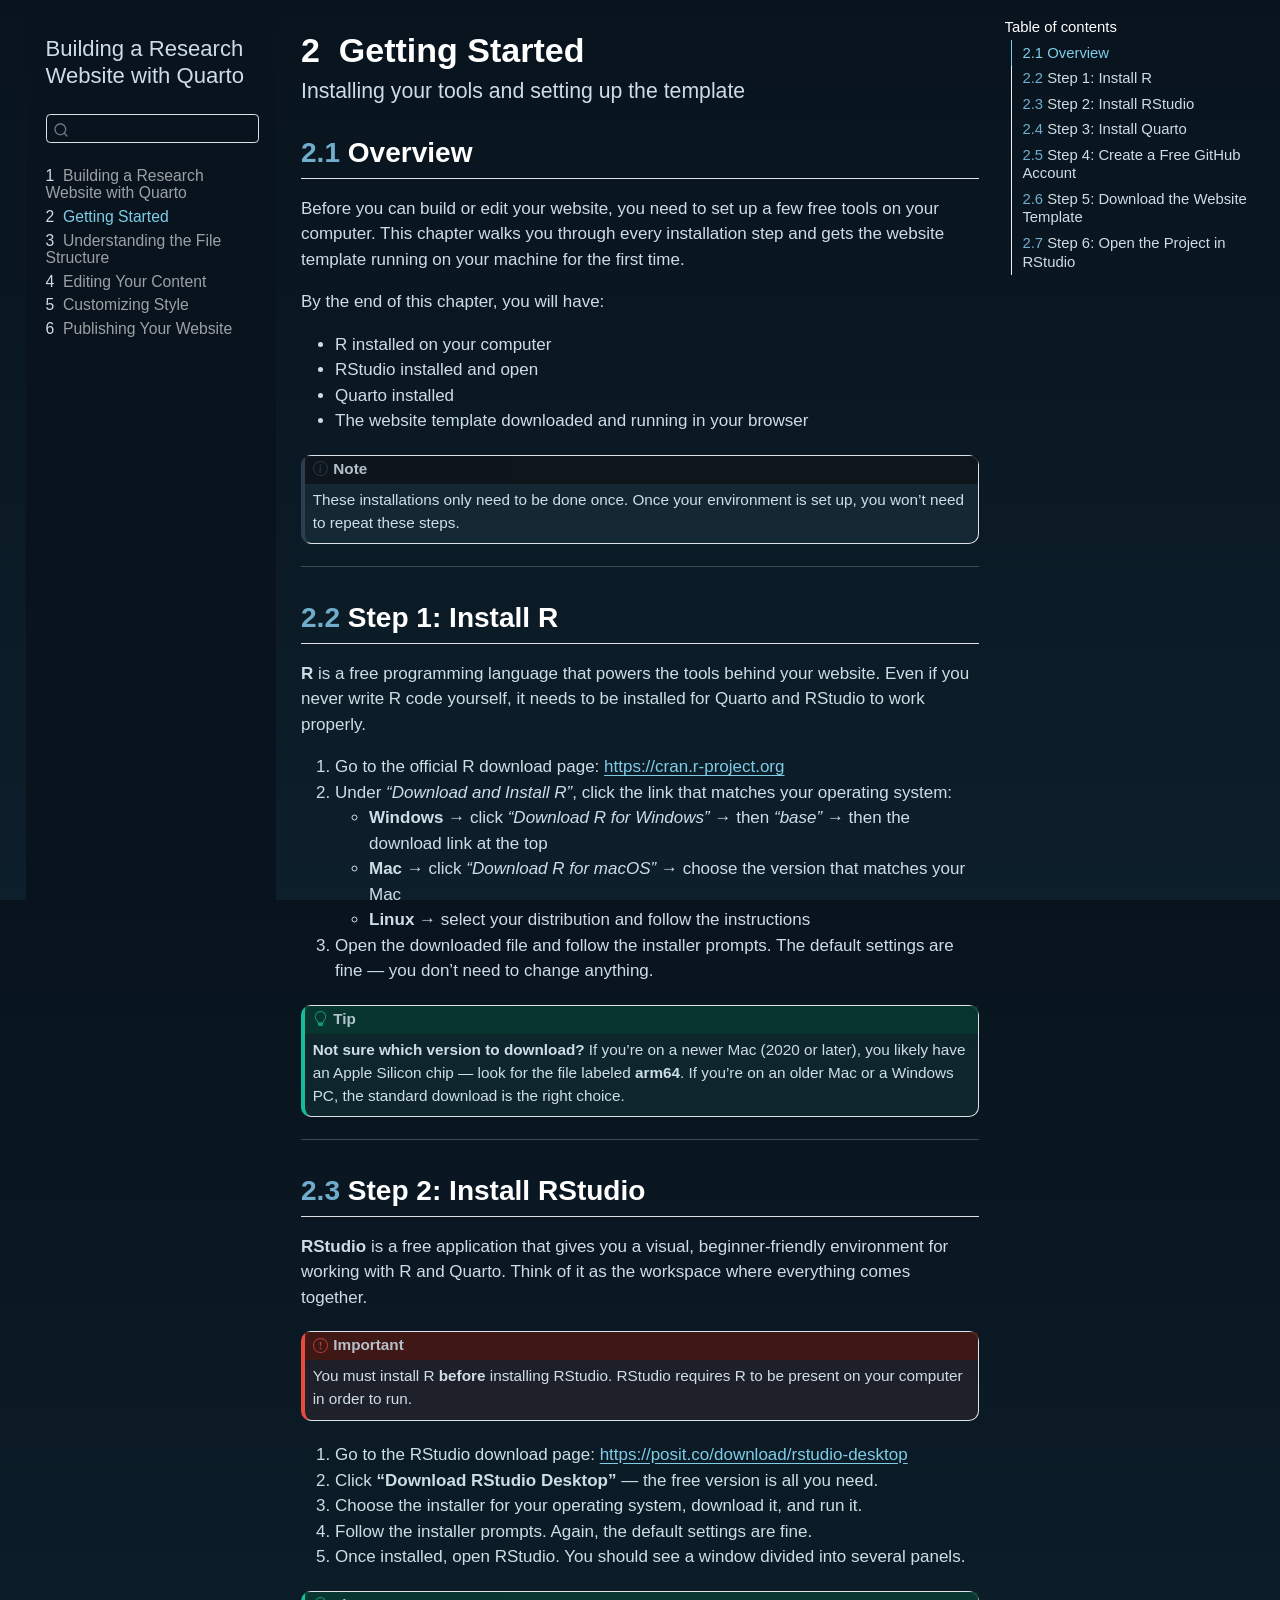
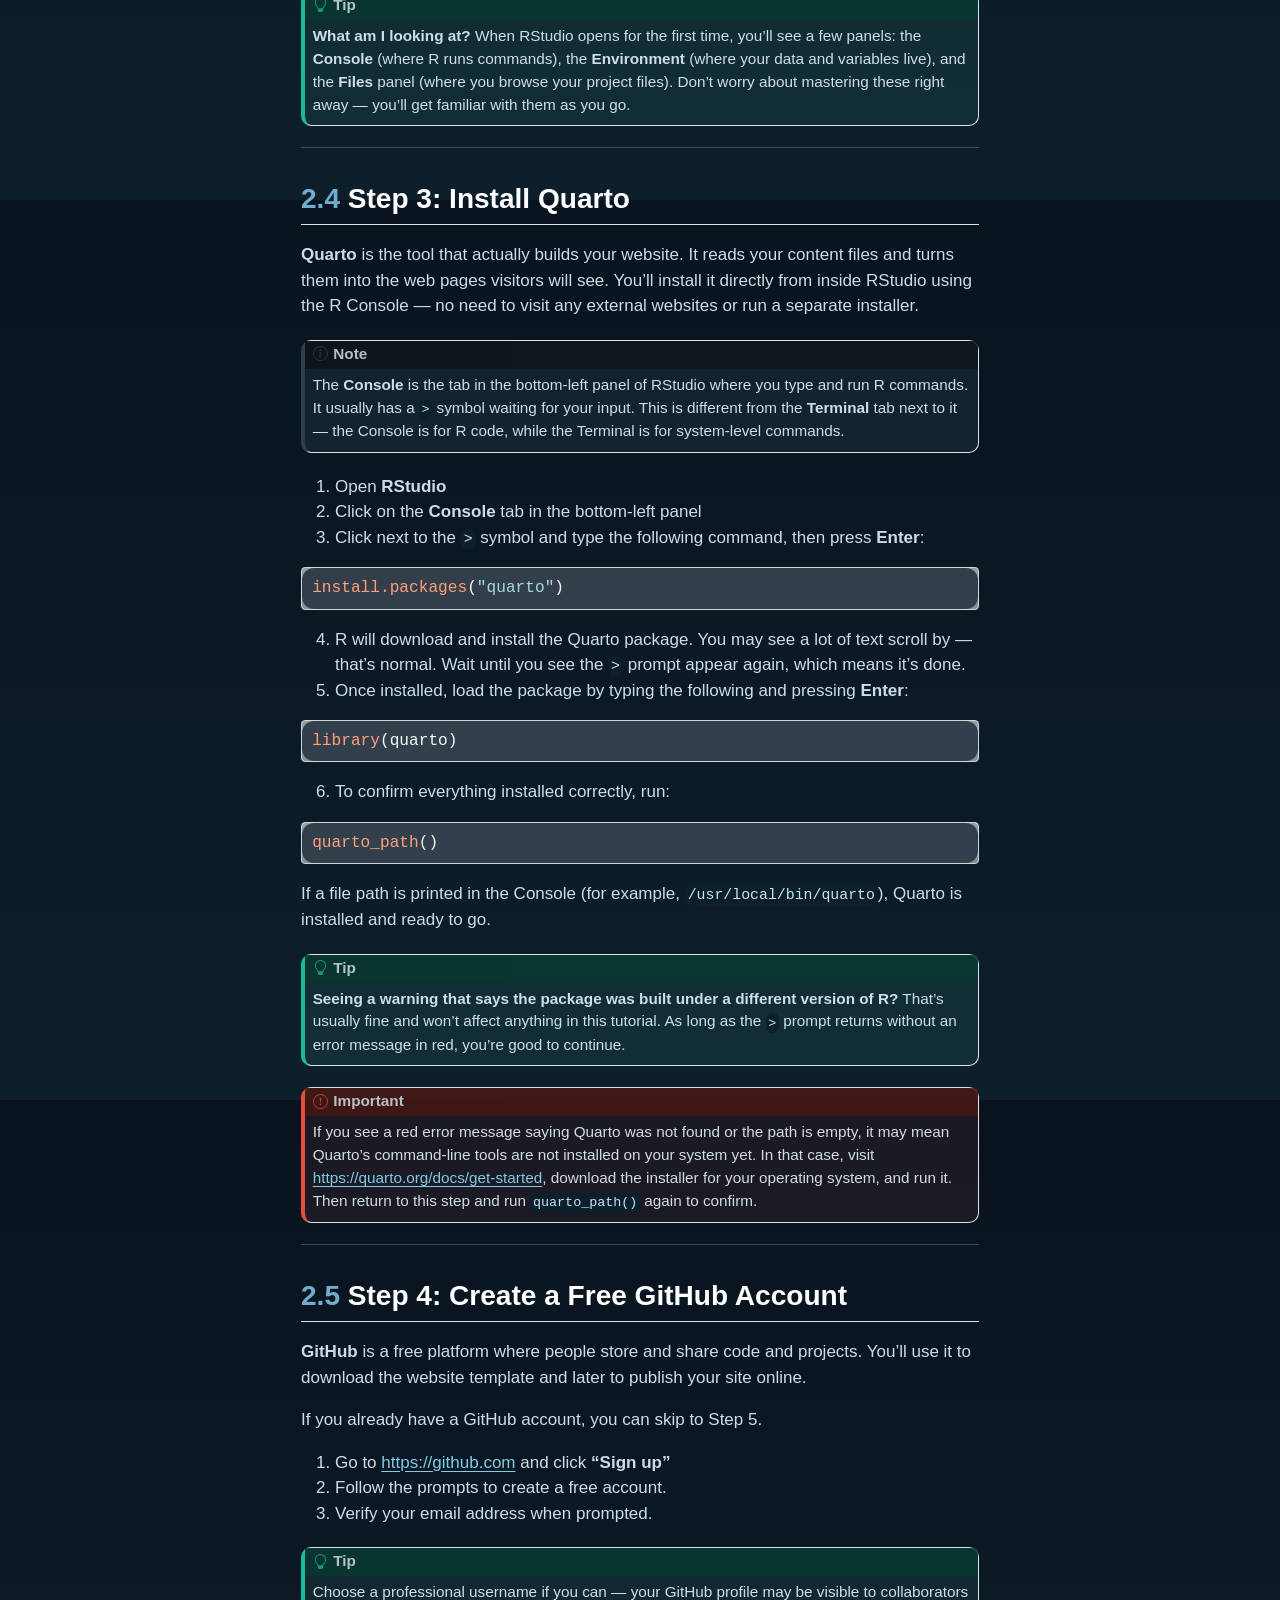
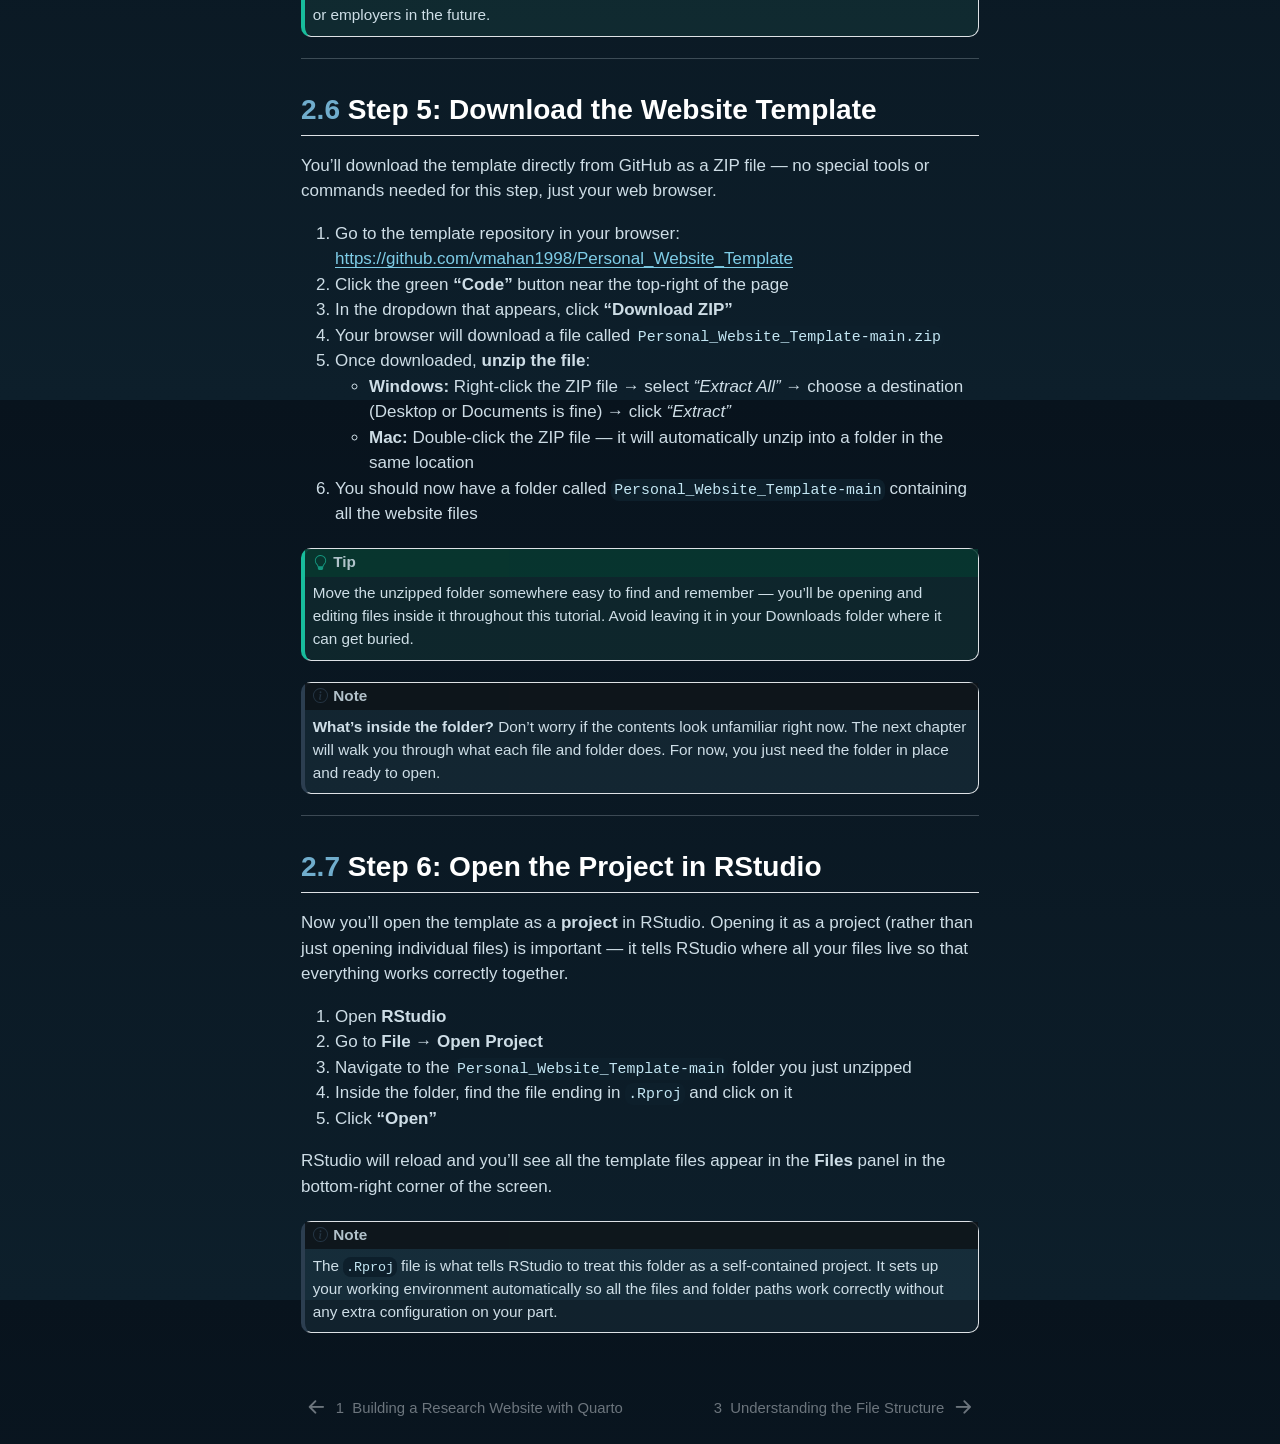
<file: _book/01-getting-started.html>
<!DOCTYPE html>
<html xmlns="http://www.w3.org/1999/xhtml" lang="en" xml:lang="en"><head>

<meta charset="utf-8">
<meta name="generator" content="quarto-1.7.32">

<meta name="viewport" content="width=device-width, initial-scale=1.0, user-scalable=yes">


<title>2&nbsp; Getting Started – Building a Research Website with Quarto</title>
<style>
code{white-space: pre-wrap;}
span.smallcaps{font-variant: small-caps;}
div.columns{display: flex; gap: min(4vw, 1.5em);}
div.column{flex: auto; overflow-x: auto;}
div.hanging-indent{margin-left: 1.5em; text-indent: -1.5em;}
ul.task-list{list-style: none;}
ul.task-list li input[type="checkbox"] {
  width: 0.8em;
  margin: 0 0.8em 0.2em -1em; /* quarto-specific, see https://github.com/quarto-dev/quarto-cli/issues/4556 */ 
  vertical-align: middle;
}
/* CSS for syntax highlighting */
html { -webkit-text-size-adjust: 100%; }
pre > code.sourceCode { white-space: pre; position: relative; }
pre > code.sourceCode > span { display: inline-block; line-height: 1.25; }
pre > code.sourceCode > span:empty { height: 1.2em; }
.sourceCode { overflow: visible; }
code.sourceCode > span { color: inherit; text-decoration: inherit; }
div.sourceCode { margin: 1em 0; }
pre.sourceCode { margin: 0; }
@media screen {
div.sourceCode { overflow: auto; }
}
@media print {
pre > code.sourceCode { white-space: pre-wrap; }
pre > code.sourceCode > span { text-indent: -5em; padding-left: 5em; }
}
pre.numberSource code
  { counter-reset: source-line 0; }
pre.numberSource code > span
  { position: relative; left: -4em; counter-increment: source-line; }
pre.numberSource code > span > a:first-child::before
  { content: counter(source-line);
    position: relative; left: -1em; text-align: right; vertical-align: baseline;
    border: none; display: inline-block;
    -webkit-touch-callout: none; -webkit-user-select: none;
    -khtml-user-select: none; -moz-user-select: none;
    -ms-user-select: none; user-select: none;
    padding: 0 4px; width: 4em;
  }
pre.numberSource { margin-left: 3em;  padding-left: 4px; }
div.sourceCode
  {   }
@media screen {
pre > code.sourceCode > span > a:first-child::before { text-decoration: underline; }
}
</style>


<script src="site_libs/quarto-nav/quarto-nav.js"></script>
<script src="site_libs/quarto-nav/headroom.min.js"></script>
<script src="site_libs/clipboard/clipboard.min.js"></script>
<script src="site_libs/quarto-search/autocomplete.umd.js"></script>
<script src="site_libs/quarto-search/fuse.min.js"></script>
<script src="site_libs/quarto-search/quarto-search.js"></script>
<meta name="quarto:offset" content="./">
<link href="./02-structure.html" rel="next">
<link href="./index.html" rel="prev">
<script src="site_libs/quarto-html/quarto.js" type="module"></script>
<script src="site_libs/quarto-html/tabsets/tabsets.js" type="module"></script>
<script src="site_libs/quarto-html/popper.min.js"></script>
<script src="site_libs/quarto-html/tippy.umd.min.js"></script>
<script src="site_libs/quarto-html/anchor.min.js"></script>
<link href="site_libs/quarto-html/tippy.css" rel="stylesheet">
<link href="site_libs/quarto-html/quarto-syntax-highlighting-dark-2fef5ea3f8957b3e4ecc936fc74692ca.css" rel="stylesheet" id="quarto-text-highlighting-styles">
<script src="site_libs/bootstrap/bootstrap.min.js"></script>
<link href="site_libs/bootstrap/bootstrap-icons.css" rel="stylesheet">
<link href="site_libs/bootstrap/bootstrap-cca8fdf2eb67be8a044680ae3fe9ec6b.min.css" rel="stylesheet" append-hash="true" id="quarto-bootstrap" data-mode="dark">
<script id="quarto-search-options" type="application/json">{
  "location": "sidebar",
  "copy-button": false,
  "collapse-after": 3,
  "panel-placement": "start",
  "type": "textbox",
  "limit": 50,
  "keyboard-shortcut": [
    "f",
    "/",
    "s"
  ],
  "show-item-context": false,
  "language": {
    "search-no-results-text": "No results",
    "search-matching-documents-text": "matching documents",
    "search-copy-link-title": "Copy link to search",
    "search-hide-matches-text": "Hide additional matches",
    "search-more-match-text": "more match in this document",
    "search-more-matches-text": "more matches in this document",
    "search-clear-button-title": "Clear",
    "search-text-placeholder": "",
    "search-detached-cancel-button-title": "Cancel",
    "search-submit-button-title": "Submit",
    "search-label": "Search"
  }
}</script>


<link rel="stylesheet" href="styles.css">
</head>

<body class="nav-sidebar floating quarto-light">

<div id="quarto-search-results"></div>
  <header id="quarto-header" class="headroom fixed-top">
  <nav class="quarto-secondary-nav">
    <div class="container-fluid d-flex">
      <button type="button" class="quarto-btn-toggle btn" data-bs-toggle="collapse" role="button" data-bs-target=".quarto-sidebar-collapse-item" aria-controls="quarto-sidebar" aria-expanded="false" aria-label="Toggle sidebar navigation" onclick="if (window.quartoToggleHeadroom) { window.quartoToggleHeadroom(); }">
        <i class="bi bi-layout-text-sidebar-reverse"></i>
      </button>
        <nav class="quarto-page-breadcrumbs" aria-label="breadcrumb"><ol class="breadcrumb"><li class="breadcrumb-item"><a href="./01-getting-started.html"><span class="chapter-number">2</span>&nbsp; <span class="chapter-title">Getting Started</span></a></li></ol></nav>
        <a class="flex-grow-1" role="navigation" data-bs-toggle="collapse" data-bs-target=".quarto-sidebar-collapse-item" aria-controls="quarto-sidebar" aria-expanded="false" aria-label="Toggle sidebar navigation" onclick="if (window.quartoToggleHeadroom) { window.quartoToggleHeadroom(); }">      
        </a>
      <button type="button" class="btn quarto-search-button" aria-label="Search" onclick="window.quartoOpenSearch();">
        <i class="bi bi-search"></i>
      </button>
    </div>
  </nav>
</header>
<!-- content -->
<div id="quarto-content" class="quarto-container page-columns page-rows-contents page-layout-article">
<!-- sidebar -->
  <nav id="quarto-sidebar" class="sidebar collapse collapse-horizontal quarto-sidebar-collapse-item sidebar-navigation floating overflow-auto">
    <div class="pt-lg-2 mt-2 text-left sidebar-header">
    <div class="sidebar-title mb-0 py-0">
      <a href="./">Building a Research Website with Quarto</a> 
    </div>
      </div>
        <div class="mt-2 flex-shrink-0 align-items-center">
        <div class="sidebar-search">
        <div id="quarto-search" class="" title="Search"></div>
        </div>
        </div>
    <div class="sidebar-menu-container"> 
    <ul class="list-unstyled mt-1">
        <li class="sidebar-item">
  <div class="sidebar-item-container"> 
  <a href="./index.html" class="sidebar-item-text sidebar-link">
 <span class="menu-text"><span class="chapter-number">1</span>&nbsp; <span class="chapter-title">Building a Research Website with Quarto</span></span></a>
  </div>
</li>
        <li class="sidebar-item">
  <div class="sidebar-item-container"> 
  <a href="./01-getting-started.html" class="sidebar-item-text sidebar-link active">
 <span class="menu-text"><span class="chapter-number">2</span>&nbsp; <span class="chapter-title">Getting Started</span></span></a>
  </div>
</li>
        <li class="sidebar-item">
  <div class="sidebar-item-container"> 
  <a href="./02-structure.html" class="sidebar-item-text sidebar-link">
 <span class="menu-text"><span class="chapter-number">3</span>&nbsp; <span class="chapter-title">Understanding the File Structure</span></span></a>
  </div>
</li>
        <li class="sidebar-item">
  <div class="sidebar-item-container"> 
  <a href="./03-editing.html" class="sidebar-item-text sidebar-link">
 <span class="menu-text"><span class="chapter-number">4</span>&nbsp; <span class="chapter-title">Editing Your Content</span></span></a>
  </div>
</li>
        <li class="sidebar-item">
  <div class="sidebar-item-container"> 
  <a href="./04-styling.html" class="sidebar-item-text sidebar-link">
 <span class="menu-text"><span class="chapter-number">5</span>&nbsp; <span class="chapter-title">Customizing Style</span></span></a>
  </div>
</li>
        <li class="sidebar-item">
  <div class="sidebar-item-container"> 
  <a href="./05-publishing.html" class="sidebar-item-text sidebar-link">
 <span class="menu-text"><span class="chapter-number">6</span>&nbsp; <span class="chapter-title">Publishing Your Website</span></span></a>
  </div>
</li>
    </ul>
    </div>
</nav>
<div id="quarto-sidebar-glass" class="quarto-sidebar-collapse-item" data-bs-toggle="collapse" data-bs-target=".quarto-sidebar-collapse-item"></div>
<!-- margin-sidebar -->
    <div id="quarto-margin-sidebar" class="sidebar margin-sidebar">
        <nav id="TOC" role="doc-toc" class="toc-active">
    <h2 id="toc-title">Table of contents</h2>
   
  <ul class="collapse">
  <li><a href="#overview" id="toc-overview" class="nav-link active" data-scroll-target="#overview"><span class="header-section-number">2.1</span> Overview</a></li>
  <li><a href="#step-1-install-r" id="toc-step-1-install-r" class="nav-link" data-scroll-target="#step-1-install-r"><span class="header-section-number">2.2</span> Step 1: Install R</a></li>
  <li><a href="#step-2-install-rstudio" id="toc-step-2-install-rstudio" class="nav-link" data-scroll-target="#step-2-install-rstudio"><span class="header-section-number">2.3</span> Step 2: Install RStudio</a></li>
  <li><a href="#step-3-install-quarto" id="toc-step-3-install-quarto" class="nav-link" data-scroll-target="#step-3-install-quarto"><span class="header-section-number">2.4</span> Step 3: Install Quarto</a></li>
  <li><a href="#step-4-create-a-free-github-account" id="toc-step-4-create-a-free-github-account" class="nav-link" data-scroll-target="#step-4-create-a-free-github-account"><span class="header-section-number">2.5</span> Step 4: Create a Free GitHub Account</a></li>
  <li><a href="#step-5-download-the-website-template" id="toc-step-5-download-the-website-template" class="nav-link" data-scroll-target="#step-5-download-the-website-template"><span class="header-section-number">2.6</span> Step 5: Download the Website Template</a></li>
  <li><a href="#step-6-open-the-project-in-rstudio" id="toc-step-6-open-the-project-in-rstudio" class="nav-link" data-scroll-target="#step-6-open-the-project-in-rstudio"><span class="header-section-number">2.7</span> Step 6: Open the Project in RStudio</a></li>
  </ul>
</nav>
    </div>
<!-- main -->
<main class="content" id="quarto-document-content">

<header id="title-block-header" class="quarto-title-block default">
<div class="quarto-title">
<h1 class="title"><span class="chapter-number">2</span>&nbsp; <span class="chapter-title">Getting Started</span></h1>
<p class="subtitle lead">Installing your tools and setting up the template</p>
</div>



<div class="quarto-title-meta">

    
  
    
  </div>
  


</header>


<section id="overview" class="level2" data-number="2.1">
<h2 data-number="2.1" class="anchored" data-anchor-id="overview"><span class="header-section-number">2.1</span> Overview</h2>
<p>Before you can build or edit your website, you need to set up a few free tools on your computer. This chapter walks you through every installation step and gets the website template running on your machine for the first time.</p>
<p>By the end of this chapter, you will have:</p>
<ul>
<li>R installed on your computer</li>
<li>RStudio installed and open</li>
<li>Quarto installed</li>
<li>The website template downloaded and running in your browser</li>
</ul>
<div class="callout callout-style-default callout-note callout-titled">
<div class="callout-header d-flex align-content-center">
<div class="callout-icon-container">
<i class="callout-icon"></i>
</div>
<div class="callout-title-container flex-fill">
Note
</div>
</div>
<div class="callout-body-container callout-body">
<p>These installations only need to be done once. Once your environment is set up, you won’t need to repeat these steps.</p>
</div>
</div>
<hr>
</section>
<section id="step-1-install-r" class="level2" data-number="2.2">
<h2 data-number="2.2" class="anchored" data-anchor-id="step-1-install-r"><span class="header-section-number">2.2</span> Step 1: Install R</h2>
<p><strong>R</strong> is a free programming language that powers the tools behind your website. Even if you never write R code yourself, it needs to be installed for Quarto and RStudio to work properly.</p>
<ol type="1">
<li>Go to the official R download page: <a href="https://cran.r-project.org">https://cran.r-project.org</a></li>
<li>Under <em>“Download and Install R”</em>, click the link that matches your operating system:
<ul>
<li><strong>Windows</strong> → click <em>“Download R for Windows”</em> → then <em>“base”</em> → then the download link at the top</li>
<li><strong>Mac</strong> → click <em>“Download R for macOS”</em> → choose the version that matches your Mac</li>
<li><strong>Linux</strong> → select your distribution and follow the instructions</li>
</ul></li>
<li>Open the downloaded file and follow the installer prompts. The default settings are fine — you don’t need to change anything.</li>
</ol>
<div class="callout callout-style-default callout-tip callout-titled">
<div class="callout-header d-flex align-content-center">
<div class="callout-icon-container">
<i class="callout-icon"></i>
</div>
<div class="callout-title-container flex-fill">
Tip
</div>
</div>
<div class="callout-body-container callout-body">
<p><strong>Not sure which version to download?</strong> If you’re on a newer Mac (2020 or later), you likely have an Apple Silicon chip — look for the file labeled <strong>arm64</strong>. If you’re on an older Mac or a Windows PC, the standard download is the right choice.</p>
</div>
</div>
<hr>
</section>
<section id="step-2-install-rstudio" class="level2" data-number="2.3">
<h2 data-number="2.3" class="anchored" data-anchor-id="step-2-install-rstudio"><span class="header-section-number">2.3</span> Step 2: Install RStudio</h2>
<p><strong>RStudio</strong> is a free application that gives you a visual, beginner-friendly environment for working with R and Quarto. Think of it as the workspace where everything comes together.</p>
<div class="callout callout-style-default callout-important callout-titled">
<div class="callout-header d-flex align-content-center">
<div class="callout-icon-container">
<i class="callout-icon"></i>
</div>
<div class="callout-title-container flex-fill">
Important
</div>
</div>
<div class="callout-body-container callout-body">
<p>You must install R <strong>before</strong> installing RStudio. RStudio requires R to be present on your computer in order to run.</p>
</div>
</div>
<ol type="1">
<li>Go to the RStudio download page: <a href="https://posit.co/download/rstudio-desktop">https://posit.co/download/rstudio-desktop</a></li>
<li>Click <strong>“Download RStudio Desktop”</strong> — the free version is all you need.</li>
<li>Choose the installer for your operating system, download it, and run it.</li>
<li>Follow the installer prompts. Again, the default settings are fine.</li>
<li>Once installed, open RStudio. You should see a window divided into several panels.</li>
</ol>
<div class="callout callout-style-default callout-tip callout-titled">
<div class="callout-header d-flex align-content-center">
<div class="callout-icon-container">
<i class="callout-icon"></i>
</div>
<div class="callout-title-container flex-fill">
Tip
</div>
</div>
<div class="callout-body-container callout-body">
<p><strong>What am I looking at?</strong> When RStudio opens for the first time, you’ll see a few panels: the <strong>Console</strong> (where R runs commands), the <strong>Environment</strong> (where your data and variables live), and the <strong>Files</strong> panel (where you browse your project files). Don’t worry about mastering these right away — you’ll get familiar with them as you go.</p>
</div>
</div>
<hr>
</section>
<section id="step-3-install-quarto" class="level2" data-number="2.4">
<h2 data-number="2.4" class="anchored" data-anchor-id="step-3-install-quarto"><span class="header-section-number">2.4</span> Step 3: Install Quarto</h2>
<p><strong>Quarto</strong> is the tool that actually builds your website. It reads your content files and turns them into the web pages visitors will see. You’ll install it directly from inside RStudio using the R Console — no need to visit any external websites or run a separate installer.</p>
<div class="callout callout-style-default callout-note callout-titled">
<div class="callout-header d-flex align-content-center">
<div class="callout-icon-container">
<i class="callout-icon"></i>
</div>
<div class="callout-title-container flex-fill">
Note
</div>
</div>
<div class="callout-body-container callout-body">
<p>The <strong>Console</strong> is the tab in the bottom-left panel of RStudio where you type and run R commands. It usually has a <code>&gt;</code> symbol waiting for your input. This is different from the <strong>Terminal</strong> tab next to it — the Console is for R code, while the Terminal is for system-level commands.</p>
</div>
</div>
<ol type="1">
<li>Open <strong>RStudio</strong></li>
<li>Click on the <strong>Console</strong> tab in the bottom-left panel</li>
<li>Click next to the <code>&gt;</code> symbol and type the following command, then press <strong>Enter</strong>:</li>
</ol>
<div class="sourceCode" id="cb1"><pre class="sourceCode r code-with-copy"><code class="sourceCode r"><span id="cb1-1"><a href="#cb1-1" aria-hidden="true" tabindex="-1"></a><span class="fu">install.packages</span>(<span class="st">"quarto"</span>)</span></code><button title="Copy to Clipboard" class="code-copy-button"><i class="bi"></i></button></pre></div>
<ol start="4" type="1">
<li>R will download and install the Quarto package. You may see a lot of text scroll by — that’s normal. Wait until you see the <code>&gt;</code> prompt appear again, which means it’s done.</li>
<li>Once installed, load the package by typing the following and pressing <strong>Enter</strong>:</li>
</ol>
<div class="sourceCode" id="cb2"><pre class="sourceCode r code-with-copy"><code class="sourceCode r"><span id="cb2-1"><a href="#cb2-1" aria-hidden="true" tabindex="-1"></a><span class="fu">library</span>(quarto)</span></code><button title="Copy to Clipboard" class="code-copy-button"><i class="bi"></i></button></pre></div>
<ol start="6" type="1">
<li>To confirm everything installed correctly, run:</li>
</ol>
<div class="sourceCode" id="cb3"><pre class="sourceCode r code-with-copy"><code class="sourceCode r"><span id="cb3-1"><a href="#cb3-1" aria-hidden="true" tabindex="-1"></a><span class="fu">quarto_path</span>()</span></code><button title="Copy to Clipboard" class="code-copy-button"><i class="bi"></i></button></pre></div>
<p>If a file path is printed in the Console (for example, <code>/usr/local/bin/quarto</code>), Quarto is installed and ready to go.</p>
<div class="callout callout-style-default callout-tip callout-titled">
<div class="callout-header d-flex align-content-center">
<div class="callout-icon-container">
<i class="callout-icon"></i>
</div>
<div class="callout-title-container flex-fill">
Tip
</div>
</div>
<div class="callout-body-container callout-body">
<p><strong>Seeing a warning that says the package was built under a different version of R?</strong> That’s usually fine and won’t affect anything in this tutorial. As long as the <code>&gt;</code> prompt returns without an error message in red, you’re good to continue.</p>
</div>
</div>
<div class="callout callout-style-default callout-important callout-titled">
<div class="callout-header d-flex align-content-center">
<div class="callout-icon-container">
<i class="callout-icon"></i>
</div>
<div class="callout-title-container flex-fill">
Important
</div>
</div>
<div class="callout-body-container callout-body">
<p>If you see a red error message saying Quarto was not found or the path is empty, it may mean Quarto’s command-line tools are not installed on your system yet. In that case, visit <a href="https://quarto.org/docs/get-started">https://quarto.org/docs/get-started</a>, download the installer for your operating system, and run it. Then return to this step and run <code>quarto_path()</code> again to confirm.</p>
</div>
</div>
<hr>
</section>
<section id="step-4-create-a-free-github-account" class="level2" data-number="2.5">
<h2 data-number="2.5" class="anchored" data-anchor-id="step-4-create-a-free-github-account"><span class="header-section-number">2.5</span> Step 4: Create a Free GitHub Account</h2>
<p><strong>GitHub</strong> is a free platform where people store and share code and projects. You’ll use it to download the website template and later to publish your site online.</p>
<p>If you already have a GitHub account, you can skip to Step 5.</p>
<ol type="1">
<li>Go to <a href="https://github.com">https://github.com</a> and click <strong>“Sign up”</strong></li>
<li>Follow the prompts to create a free account.</li>
<li>Verify your email address when prompted.</li>
</ol>
<div class="callout callout-style-default callout-tip callout-titled">
<div class="callout-header d-flex align-content-center">
<div class="callout-icon-container">
<i class="callout-icon"></i>
</div>
<div class="callout-title-container flex-fill">
Tip
</div>
</div>
<div class="callout-body-container callout-body">
<p>Choose a professional username if you can — your GitHub profile may be visible to collaborators or employers in the future.</p>
</div>
</div>
<hr>
</section>
<section id="step-5-download-the-website-template" class="level2" data-number="2.6">
<h2 data-number="2.6" class="anchored" data-anchor-id="step-5-download-the-website-template"><span class="header-section-number">2.6</span> Step 5: Download the Website Template</h2>
<p>You’ll download the template directly from GitHub as a ZIP file — no special tools or commands needed for this step, just your web browser.</p>
<ol type="1">
<li>Go to the template repository in your browser: <a href="https://github.com/vmahan1998/Personal_Website_Template">https://github.com/vmahan1998/Personal_Website_Template</a></li>
<li>Click the green <strong>“Code”</strong> button near the top-right of the page</li>
<li>In the dropdown that appears, click <strong>“Download ZIP”</strong></li>
<li>Your browser will download a file called <code>Personal_Website_Template-main.zip</code></li>
<li>Once downloaded, <strong>unzip the file</strong>:
<ul>
<li><strong>Windows:</strong> Right-click the ZIP file → select <em>“Extract All”</em> → choose a destination (Desktop or Documents is fine) → click <em>“Extract”</em></li>
<li><strong>Mac:</strong> Double-click the ZIP file — it will automatically unzip into a folder in the same location</li>
</ul></li>
<li>You should now have a folder called <code>Personal_Website_Template-main</code> containing all the website files</li>
</ol>
<div class="callout callout-style-default callout-tip callout-titled">
<div class="callout-header d-flex align-content-center">
<div class="callout-icon-container">
<i class="callout-icon"></i>
</div>
<div class="callout-title-container flex-fill">
Tip
</div>
</div>
<div class="callout-body-container callout-body">
<p>Move the unzipped folder somewhere easy to find and remember — you’ll be opening and editing files inside it throughout this tutorial. Avoid leaving it in your Downloads folder where it can get buried.</p>
</div>
</div>
<div class="callout callout-style-default callout-note callout-titled">
<div class="callout-header d-flex align-content-center">
<div class="callout-icon-container">
<i class="callout-icon"></i>
</div>
<div class="callout-title-container flex-fill">
Note
</div>
</div>
<div class="callout-body-container callout-body">
<p><strong>What’s inside the folder?</strong> Don’t worry if the contents look unfamiliar right now. The next chapter will walk you through what each file and folder does. For now, you just need the folder in place and ready to open.</p>
</div>
</div>
<hr>
</section>
<section id="step-6-open-the-project-in-rstudio" class="level2" data-number="2.7">
<h2 data-number="2.7" class="anchored" data-anchor-id="step-6-open-the-project-in-rstudio"><span class="header-section-number">2.7</span> Step 6: Open the Project in RStudio</h2>
<p>Now you’ll open the template as a <strong>project</strong> in RStudio. Opening it as a project (rather than just opening individual files) is important — it tells RStudio where all your files live so that everything works correctly together.</p>
<ol type="1">
<li>Open <strong>RStudio</strong></li>
<li>Go to <strong>File → Open Project</strong></li>
<li>Navigate to the <code>Personal_Website_Template-main</code> folder you just unzipped</li>
<li>Inside the folder, find the file ending in <strong><code>.Rproj</code></strong> and click on it</li>
<li>Click <strong>“Open”</strong></li>
</ol>
<p>RStudio will reload and you’ll see all the template files appear in the <strong>Files</strong> panel in the bottom-right corner of the screen.</p>
<div class="callout callout-style-default callout-note callout-titled">
<div class="callout-header d-flex align-content-center">
<div class="callout-icon-container">
<i class="callout-icon"></i>
</div>
<div class="callout-title-container flex-fill">
Note
</div>
</div>
<div class="callout-body-container callout-body">
<p>The <code>.Rproj</code> file is what tells RStudio to treat this folder as a self-contained project. It sets up your working environment automatically so all the files and folder paths work correctly without any extra configuration on your part.</p>
</div>
</div>


</section>

</main> <!-- /main -->
<script id="quarto-html-after-body" type="application/javascript">
  window.document.addEventListener("DOMContentLoaded", function (event) {
    const icon = "";
    const anchorJS = new window.AnchorJS();
    anchorJS.options = {
      placement: 'right',
      icon: icon
    };
    anchorJS.add('.anchored');
    const isCodeAnnotation = (el) => {
      for (const clz of el.classList) {
        if (clz.startsWith('code-annotation-')) {                     
          return true;
        }
      }
      return false;
    }
    const onCopySuccess = function(e) {
      // button target
      const button = e.trigger;
      // don't keep focus
      button.blur();
      // flash "checked"
      button.classList.add('code-copy-button-checked');
      var currentTitle = button.getAttribute("title");
      button.setAttribute("title", "Copied!");
      let tooltip;
      if (window.bootstrap) {
        button.setAttribute("data-bs-toggle", "tooltip");
        button.setAttribute("data-bs-placement", "left");
        button.setAttribute("data-bs-title", "Copied!");
        tooltip = new bootstrap.Tooltip(button, 
          { trigger: "manual", 
            customClass: "code-copy-button-tooltip",
            offset: [0, -8]});
        tooltip.show();    
      }
      setTimeout(function() {
        if (tooltip) {
          tooltip.hide();
          button.removeAttribute("data-bs-title");
          button.removeAttribute("data-bs-toggle");
          button.removeAttribute("data-bs-placement");
        }
        button.setAttribute("title", currentTitle);
        button.classList.remove('code-copy-button-checked');
      }, 1000);
      // clear code selection
      e.clearSelection();
    }
    const getTextToCopy = function(trigger) {
        const codeEl = trigger.previousElementSibling.cloneNode(true);
        for (const childEl of codeEl.children) {
          if (isCodeAnnotation(childEl)) {
            childEl.remove();
          }
        }
        return codeEl.innerText;
    }
    const clipboard = new window.ClipboardJS('.code-copy-button:not([data-in-quarto-modal])', {
      text: getTextToCopy
    });
    clipboard.on('success', onCopySuccess);
    if (window.document.getElementById('quarto-embedded-source-code-modal')) {
      const clipboardModal = new window.ClipboardJS('.code-copy-button[data-in-quarto-modal]', {
        text: getTextToCopy,
        container: window.document.getElementById('quarto-embedded-source-code-modal')
      });
      clipboardModal.on('success', onCopySuccess);
    }
      var localhostRegex = new RegExp(/^(?:http|https):\/\/localhost\:?[0-9]*\//);
      var mailtoRegex = new RegExp(/^mailto:/);
        var filterRegex = new RegExp('/' + window.location.host + '/');
      var isInternal = (href) => {
          return filterRegex.test(href) || localhostRegex.test(href) || mailtoRegex.test(href);
      }
      // Inspect non-navigation links and adorn them if external
     var links = window.document.querySelectorAll('a[href]:not(.nav-link):not(.navbar-brand):not(.toc-action):not(.sidebar-link):not(.sidebar-item-toggle):not(.pagination-link):not(.no-external):not([aria-hidden]):not(.dropdown-item):not(.quarto-navigation-tool):not(.about-link)');
      for (var i=0; i<links.length; i++) {
        const link = links[i];
        if (!isInternal(link.href)) {
          // undo the damage that might have been done by quarto-nav.js in the case of
          // links that we want to consider external
          if (link.dataset.originalHref !== undefined) {
            link.href = link.dataset.originalHref;
          }
        }
      }
    function tippyHover(el, contentFn, onTriggerFn, onUntriggerFn) {
      const config = {
        allowHTML: true,
        maxWidth: 500,
        delay: 100,
        arrow: false,
        appendTo: function(el) {
            return el.parentElement;
        },
        interactive: true,
        interactiveBorder: 10,
        theme: 'quarto',
        placement: 'bottom-start',
      };
      if (contentFn) {
        config.content = contentFn;
      }
      if (onTriggerFn) {
        config.onTrigger = onTriggerFn;
      }
      if (onUntriggerFn) {
        config.onUntrigger = onUntriggerFn;
      }
      window.tippy(el, config); 
    }
    const noterefs = window.document.querySelectorAll('a[role="doc-noteref"]');
    for (var i=0; i<noterefs.length; i++) {
      const ref = noterefs[i];
      tippyHover(ref, function() {
        // use id or data attribute instead here
        let href = ref.getAttribute('data-footnote-href') || ref.getAttribute('href');
        try { href = new URL(href).hash; } catch {}
        const id = href.replace(/^#\/?/, "");
        const note = window.document.getElementById(id);
        if (note) {
          return note.innerHTML;
        } else {
          return "";
        }
      });
    }
    const xrefs = window.document.querySelectorAll('a.quarto-xref');
    const processXRef = (id, note) => {
      // Strip column container classes
      const stripColumnClz = (el) => {
        el.classList.remove("page-full", "page-columns");
        if (el.children) {
          for (const child of el.children) {
            stripColumnClz(child);
          }
        }
      }
      stripColumnClz(note)
      if (id === null || id.startsWith('sec-')) {
        // Special case sections, only their first couple elements
        const container = document.createElement("div");
        if (note.children && note.children.length > 2) {
          container.appendChild(note.children[0].cloneNode(true));
          for (let i = 1; i < note.children.length; i++) {
            const child = note.children[i];
            if (child.tagName === "P" && child.innerText === "") {
              continue;
            } else {
              container.appendChild(child.cloneNode(true));
              break;
            }
          }
          if (window.Quarto?.typesetMath) {
            window.Quarto.typesetMath(container);
          }
          return container.innerHTML
        } else {
          if (window.Quarto?.typesetMath) {
            window.Quarto.typesetMath(note);
          }
          return note.innerHTML;
        }
      } else {
        // Remove any anchor links if they are present
        const anchorLink = note.querySelector('a.anchorjs-link');
        if (anchorLink) {
          anchorLink.remove();
        }
        if (window.Quarto?.typesetMath) {
          window.Quarto.typesetMath(note);
        }
        if (note.classList.contains("callout")) {
          return note.outerHTML;
        } else {
          return note.innerHTML;
        }
      }
    }
    for (var i=0; i<xrefs.length; i++) {
      const xref = xrefs[i];
      tippyHover(xref, undefined, function(instance) {
        instance.disable();
        let url = xref.getAttribute('href');
        let hash = undefined; 
        if (url.startsWith('#')) {
          hash = url;
        } else {
          try { hash = new URL(url).hash; } catch {}
        }
        if (hash) {
          const id = hash.replace(/^#\/?/, "");
          const note = window.document.getElementById(id);
          if (note !== null) {
            try {
              const html = processXRef(id, note.cloneNode(true));
              instance.setContent(html);
            } finally {
              instance.enable();
              instance.show();
            }
          } else {
            // See if we can fetch this
            fetch(url.split('#')[0])
            .then(res => res.text())
            .then(html => {
              const parser = new DOMParser();
              const htmlDoc = parser.parseFromString(html, "text/html");
              const note = htmlDoc.getElementById(id);
              if (note !== null) {
                const html = processXRef(id, note);
                instance.setContent(html);
              } 
            }).finally(() => {
              instance.enable();
              instance.show();
            });
          }
        } else {
          // See if we can fetch a full url (with no hash to target)
          // This is a special case and we should probably do some content thinning / targeting
          fetch(url)
          .then(res => res.text())
          .then(html => {
            const parser = new DOMParser();
            const htmlDoc = parser.parseFromString(html, "text/html");
            const note = htmlDoc.querySelector('main.content');
            if (note !== null) {
              // This should only happen for chapter cross references
              // (since there is no id in the URL)
              // remove the first header
              if (note.children.length > 0 && note.children[0].tagName === "HEADER") {
                note.children[0].remove();
              }
              const html = processXRef(null, note);
              instance.setContent(html);
            } 
          }).finally(() => {
            instance.enable();
            instance.show();
          });
        }
      }, function(instance) {
      });
    }
        let selectedAnnoteEl;
        const selectorForAnnotation = ( cell, annotation) => {
          let cellAttr = 'data-code-cell="' + cell + '"';
          let lineAttr = 'data-code-annotation="' +  annotation + '"';
          const selector = 'span[' + cellAttr + '][' + lineAttr + ']';
          return selector;
        }
        const selectCodeLines = (annoteEl) => {
          const doc = window.document;
          const targetCell = annoteEl.getAttribute("data-target-cell");
          const targetAnnotation = annoteEl.getAttribute("data-target-annotation");
          const annoteSpan = window.document.querySelector(selectorForAnnotation(targetCell, targetAnnotation));
          const lines = annoteSpan.getAttribute("data-code-lines").split(",");
          const lineIds = lines.map((line) => {
            return targetCell + "-" + line;
          })
          let top = null;
          let height = null;
          let parent = null;
          if (lineIds.length > 0) {
              //compute the position of the single el (top and bottom and make a div)
              const el = window.document.getElementById(lineIds[0]);
              top = el.offsetTop;
              height = el.offsetHeight;
              parent = el.parentElement.parentElement;
            if (lineIds.length > 1) {
              const lastEl = window.document.getElementById(lineIds[lineIds.length - 1]);
              const bottom = lastEl.offsetTop + lastEl.offsetHeight;
              height = bottom - top;
            }
            if (top !== null && height !== null && parent !== null) {
              // cook up a div (if necessary) and position it 
              let div = window.document.getElementById("code-annotation-line-highlight");
              if (div === null) {
                div = window.document.createElement("div");
                div.setAttribute("id", "code-annotation-line-highlight");
                div.style.position = 'absolute';
                parent.appendChild(div);
              }
              div.style.top = top - 2 + "px";
              div.style.height = height + 4 + "px";
              div.style.left = 0;
              let gutterDiv = window.document.getElementById("code-annotation-line-highlight-gutter");
              if (gutterDiv === null) {
                gutterDiv = window.document.createElement("div");
                gutterDiv.setAttribute("id", "code-annotation-line-highlight-gutter");
                gutterDiv.style.position = 'absolute';
                const codeCell = window.document.getElementById(targetCell);
                const gutter = codeCell.querySelector('.code-annotation-gutter');
                gutter.appendChild(gutterDiv);
              }
              gutterDiv.style.top = top - 2 + "px";
              gutterDiv.style.height = height + 4 + "px";
            }
            selectedAnnoteEl = annoteEl;
          }
        };
        const unselectCodeLines = () => {
          const elementsIds = ["code-annotation-line-highlight", "code-annotation-line-highlight-gutter"];
          elementsIds.forEach((elId) => {
            const div = window.document.getElementById(elId);
            if (div) {
              div.remove();
            }
          });
          selectedAnnoteEl = undefined;
        };
          // Handle positioning of the toggle
      window.addEventListener(
        "resize",
        throttle(() => {
          elRect = undefined;
          if (selectedAnnoteEl) {
            selectCodeLines(selectedAnnoteEl);
          }
        }, 10)
      );
      function throttle(fn, ms) {
      let throttle = false;
      let timer;
        return (...args) => {
          if(!throttle) { // first call gets through
              fn.apply(this, args);
              throttle = true;
          } else { // all the others get throttled
              if(timer) clearTimeout(timer); // cancel #2
              timer = setTimeout(() => {
                fn.apply(this, args);
                timer = throttle = false;
              }, ms);
          }
        };
      }
        // Attach click handler to the DT
        const annoteDls = window.document.querySelectorAll('dt[data-target-cell]');
        for (const annoteDlNode of annoteDls) {
          annoteDlNode.addEventListener('click', (event) => {
            const clickedEl = event.target;
            if (clickedEl !== selectedAnnoteEl) {
              unselectCodeLines();
              const activeEl = window.document.querySelector('dt[data-target-cell].code-annotation-active');
              if (activeEl) {
                activeEl.classList.remove('code-annotation-active');
              }
              selectCodeLines(clickedEl);
              clickedEl.classList.add('code-annotation-active');
            } else {
              // Unselect the line
              unselectCodeLines();
              clickedEl.classList.remove('code-annotation-active');
            }
          });
        }
    const findCites = (el) => {
      const parentEl = el.parentElement;
      if (parentEl) {
        const cites = parentEl.dataset.cites;
        if (cites) {
          return {
            el,
            cites: cites.split(' ')
          };
        } else {
          return findCites(el.parentElement)
        }
      } else {
        return undefined;
      }
    };
    var bibliorefs = window.document.querySelectorAll('a[role="doc-biblioref"]');
    for (var i=0; i<bibliorefs.length; i++) {
      const ref = bibliorefs[i];
      const citeInfo = findCites(ref);
      if (citeInfo) {
        tippyHover(citeInfo.el, function() {
          var popup = window.document.createElement('div');
          citeInfo.cites.forEach(function(cite) {
            var citeDiv = window.document.createElement('div');
            citeDiv.classList.add('hanging-indent');
            citeDiv.classList.add('csl-entry');
            var biblioDiv = window.document.getElementById('ref-' + cite);
            if (biblioDiv) {
              citeDiv.innerHTML = biblioDiv.innerHTML;
            }
            popup.appendChild(citeDiv);
          });
          return popup.innerHTML;
        });
      }
    }
  });
  </script>
<nav class="page-navigation">
  <div class="nav-page nav-page-previous">
      <a href="./index.html" class="pagination-link" aria-label="Building a Research Website with Quarto">
        <i class="bi bi-arrow-left-short"></i> <span class="nav-page-text"><span class="chapter-number">1</span>&nbsp; <span class="chapter-title">Building a Research Website with Quarto</span></span>
      </a>          
  </div>
  <div class="nav-page nav-page-next">
      <a href="./02-structure.html" class="pagination-link" aria-label="Understanding the File Structure">
        <span class="nav-page-text"><span class="chapter-number">3</span>&nbsp; <span class="chapter-title">Understanding the File Structure</span></span> <i class="bi bi-arrow-right-short"></i>
      </a>
  </div>
</nav>
</div> <!-- /content -->




</body></html>
</file>
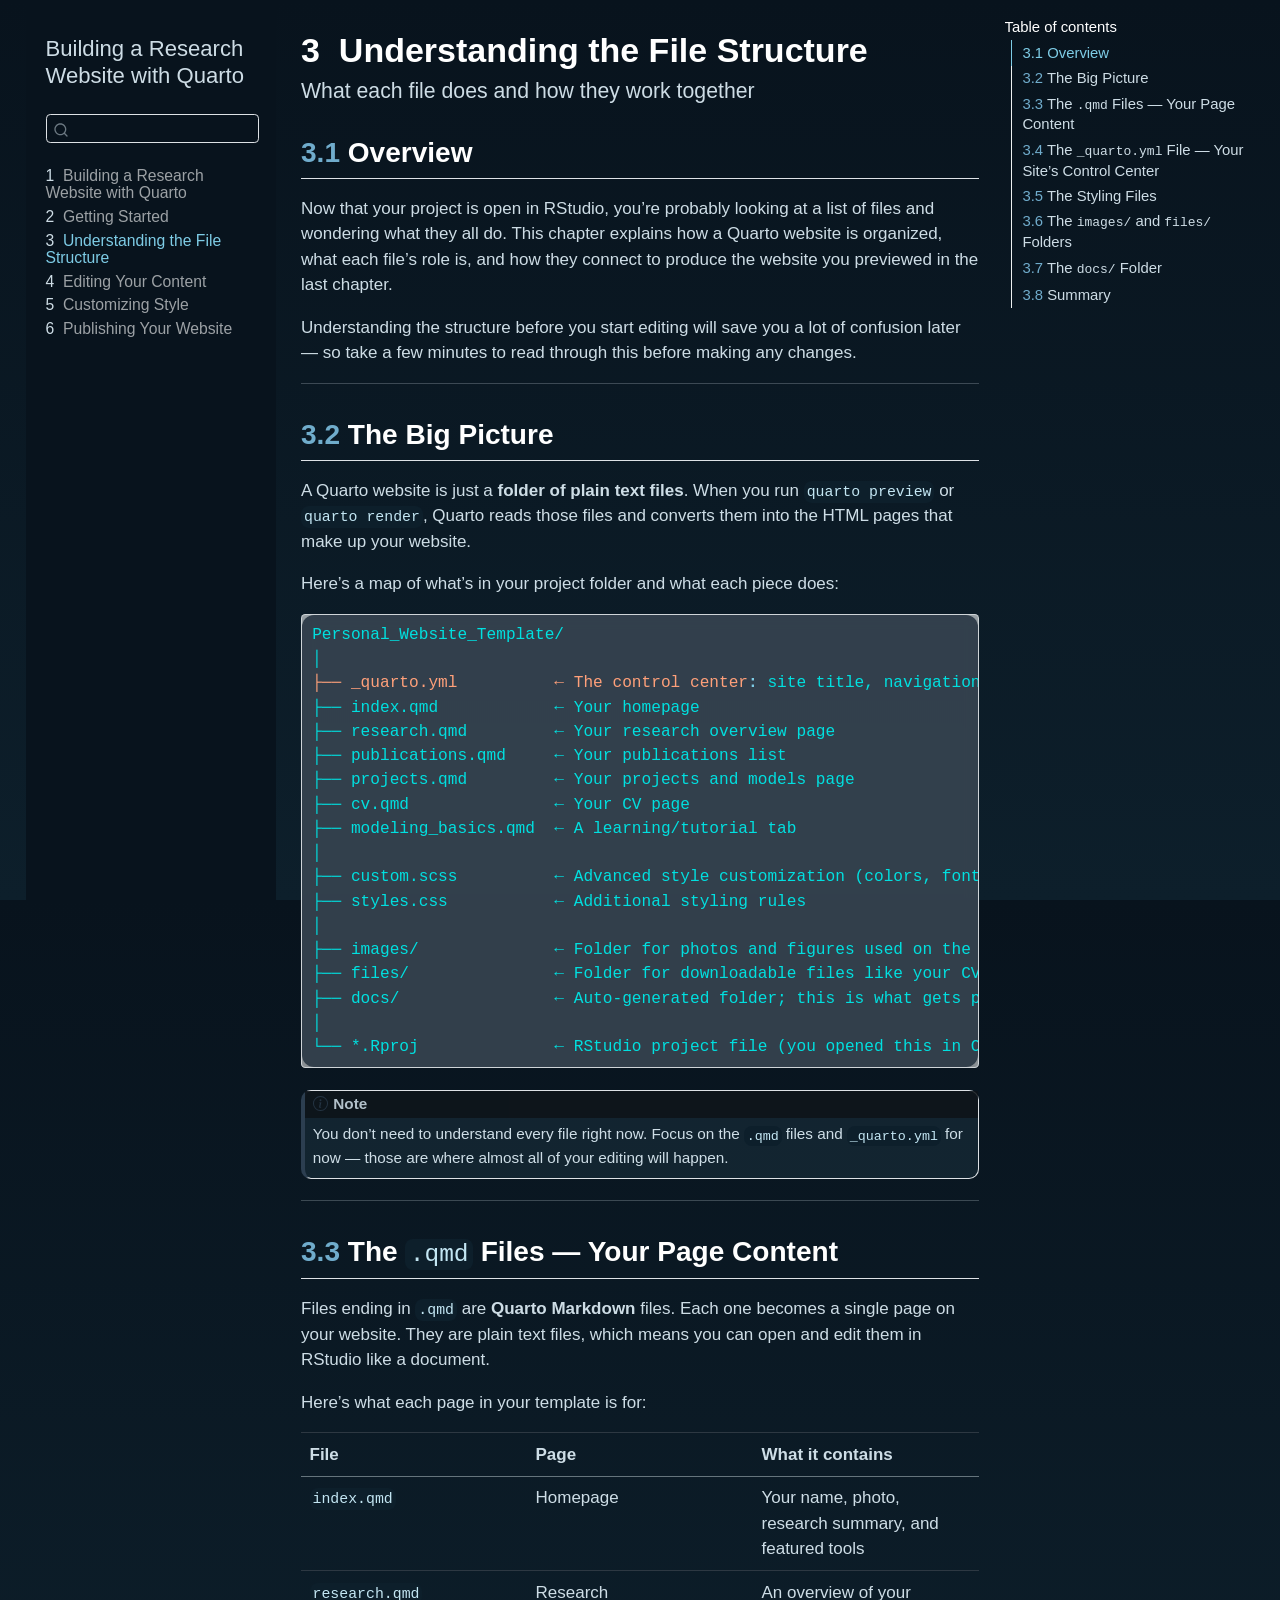
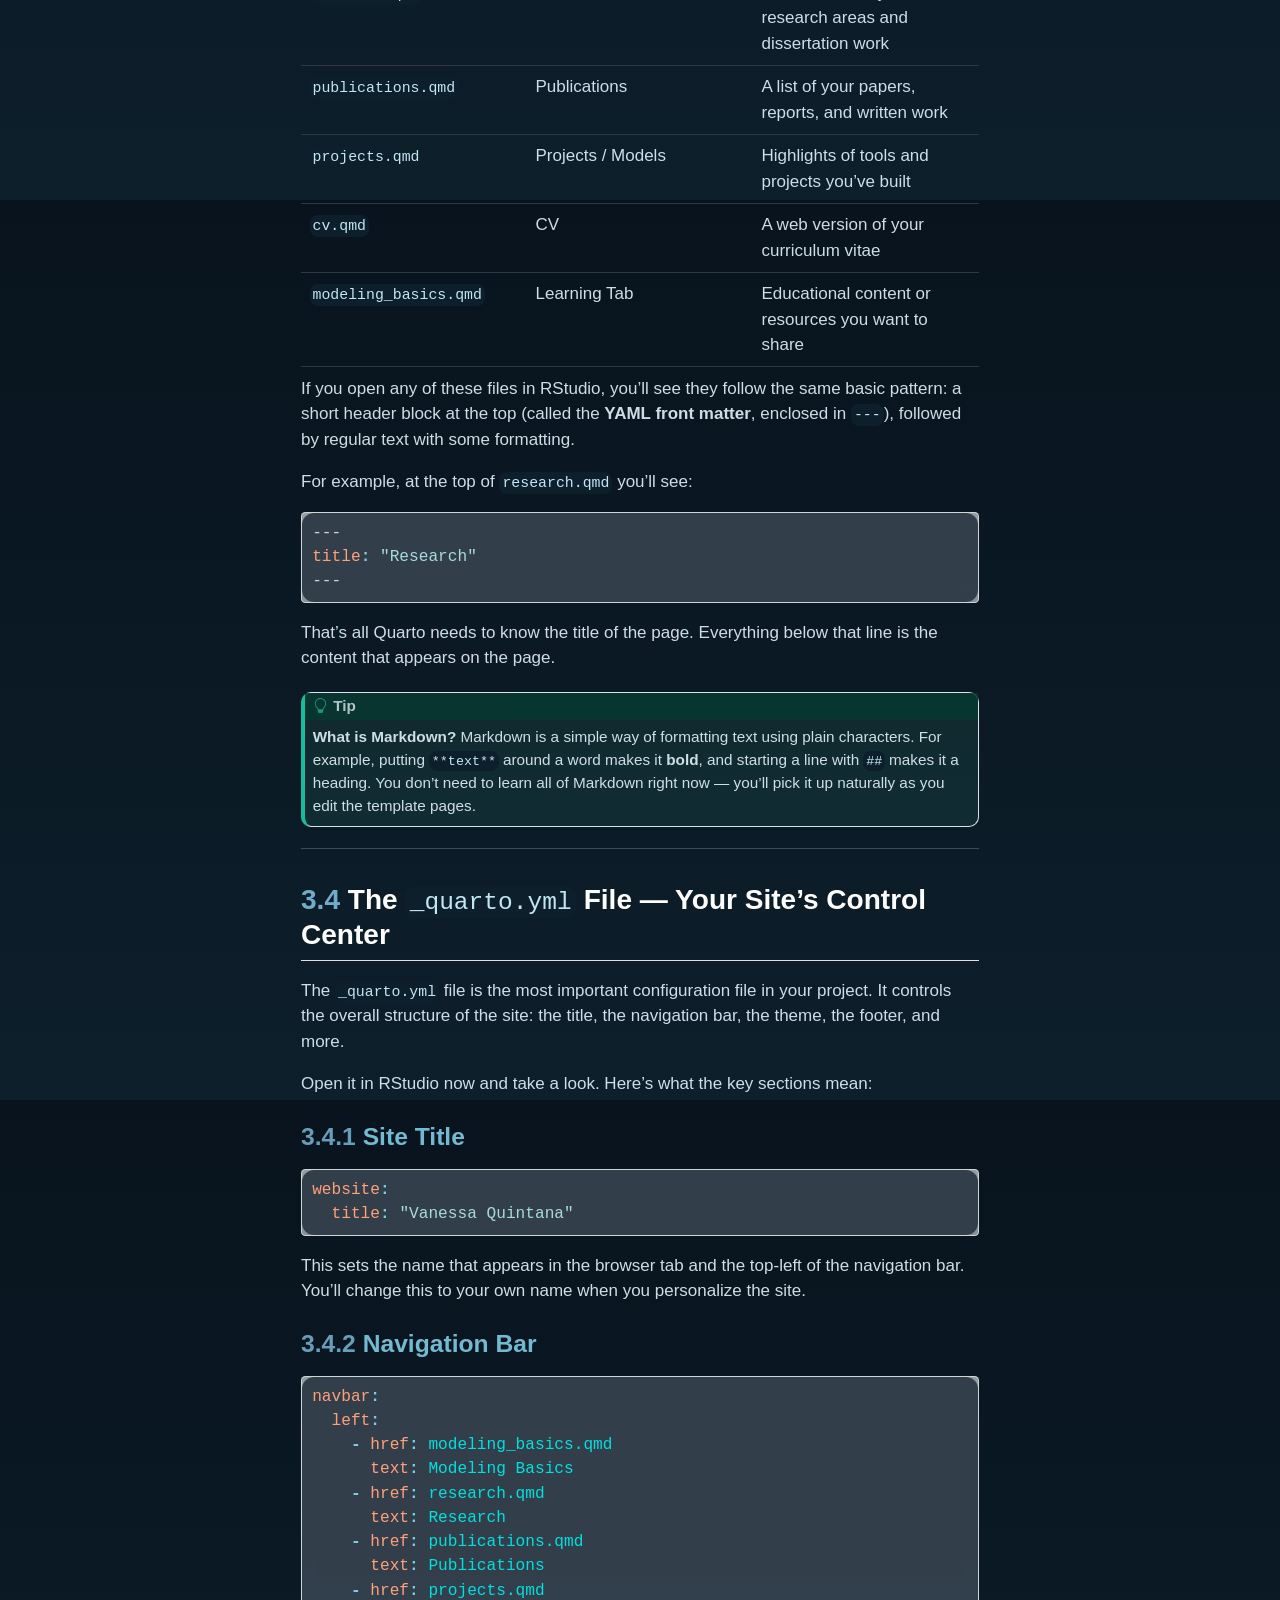
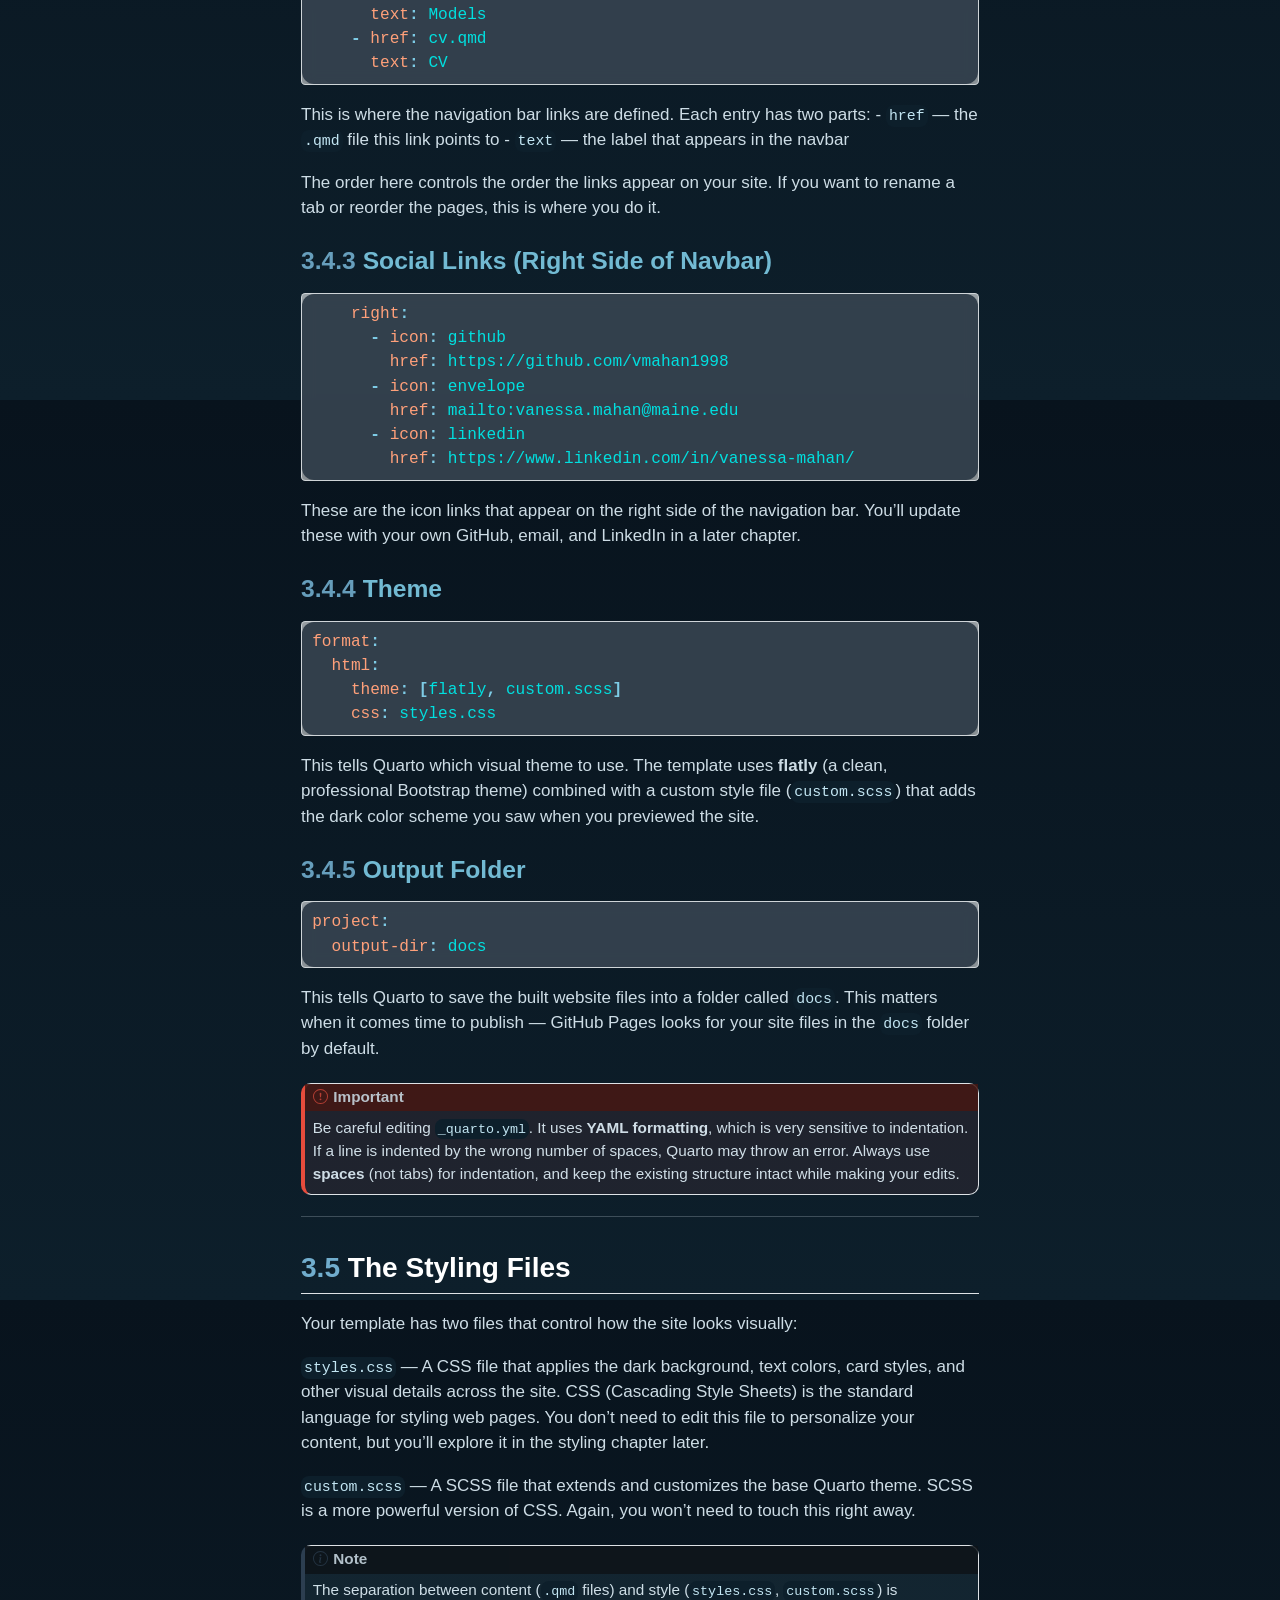
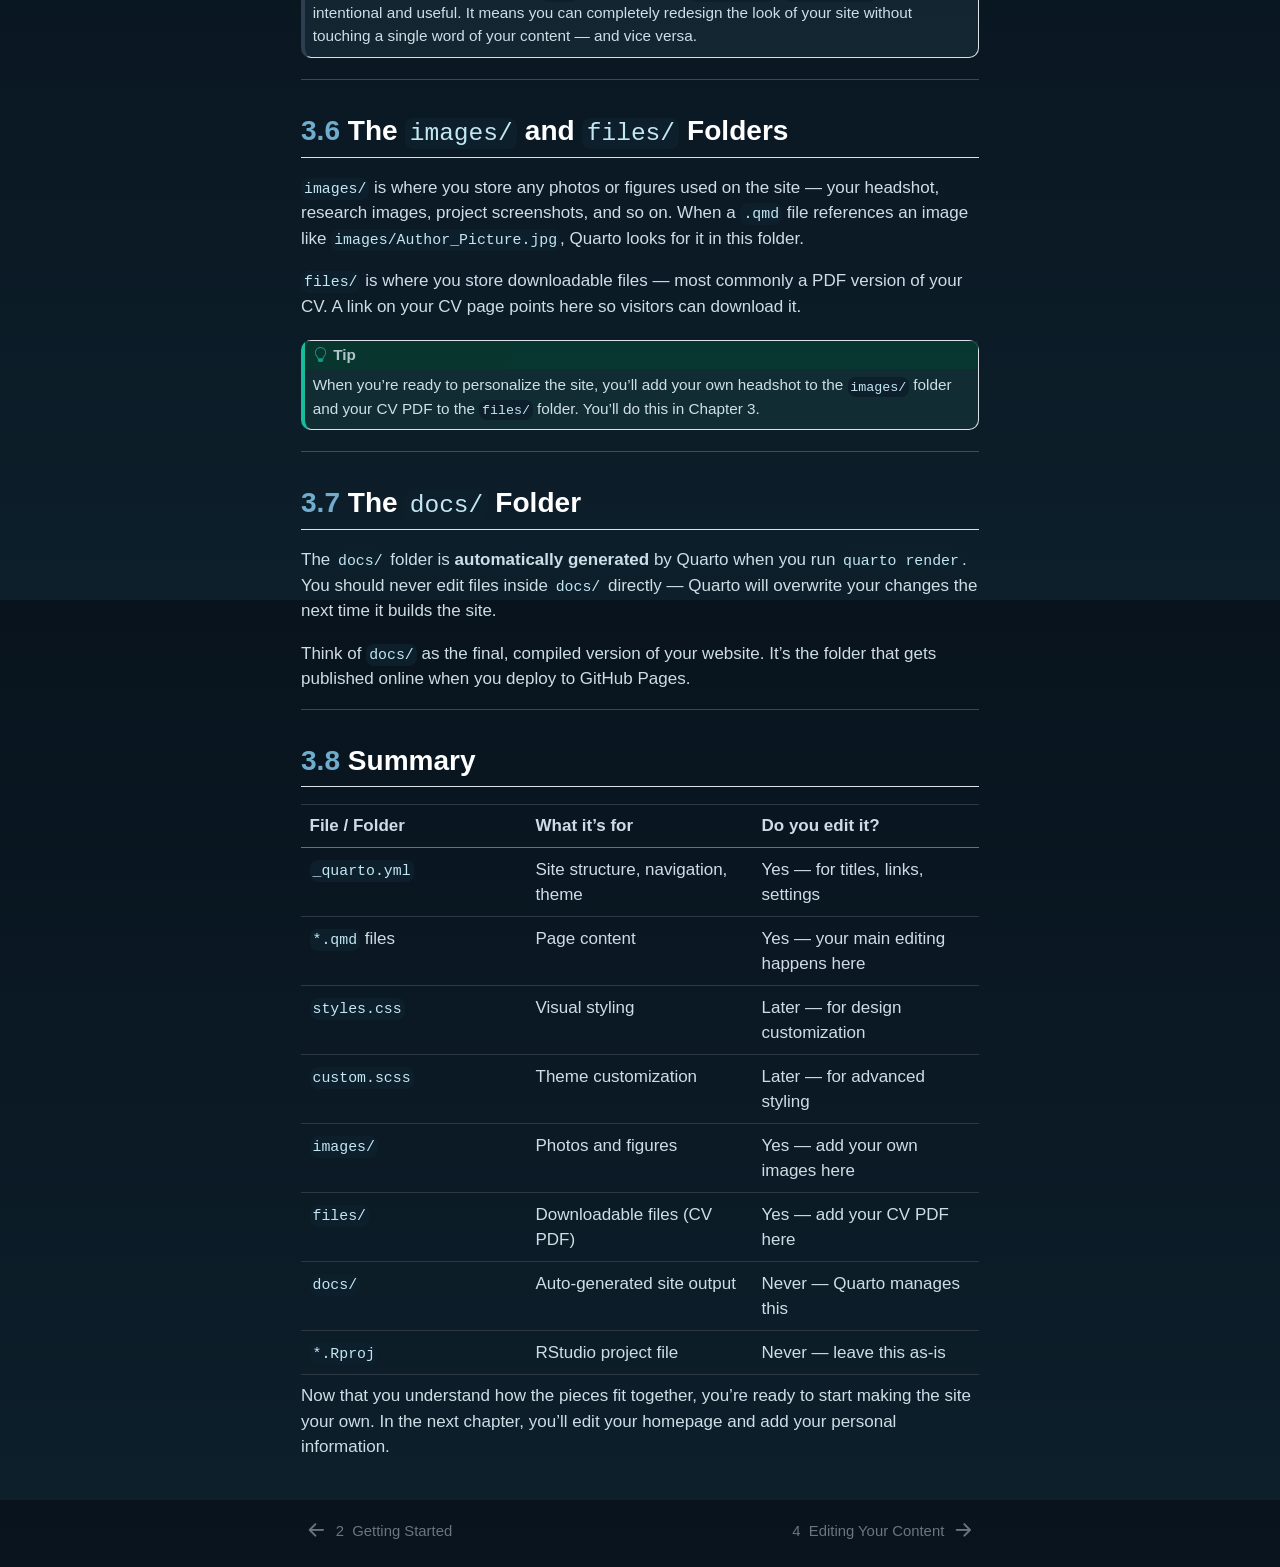
<file: _book/02-structure.html>
<!DOCTYPE html>
<html xmlns="http://www.w3.org/1999/xhtml" lang="en" xml:lang="en"><head>

<meta charset="utf-8">
<meta name="generator" content="quarto-1.7.32">

<meta name="viewport" content="width=device-width, initial-scale=1.0, user-scalable=yes">


<title>3&nbsp; Understanding the File Structure – Building a Research Website with Quarto</title>
<style>
code{white-space: pre-wrap;}
span.smallcaps{font-variant: small-caps;}
div.columns{display: flex; gap: min(4vw, 1.5em);}
div.column{flex: auto; overflow-x: auto;}
div.hanging-indent{margin-left: 1.5em; text-indent: -1.5em;}
ul.task-list{list-style: none;}
ul.task-list li input[type="checkbox"] {
  width: 0.8em;
  margin: 0 0.8em 0.2em -1em; /* quarto-specific, see https://github.com/quarto-dev/quarto-cli/issues/4556 */ 
  vertical-align: middle;
}
/* CSS for syntax highlighting */
html { -webkit-text-size-adjust: 100%; }
pre > code.sourceCode { white-space: pre; position: relative; }
pre > code.sourceCode > span { display: inline-block; line-height: 1.25; }
pre > code.sourceCode > span:empty { height: 1.2em; }
.sourceCode { overflow: visible; }
code.sourceCode > span { color: inherit; text-decoration: inherit; }
div.sourceCode { margin: 1em 0; }
pre.sourceCode { margin: 0; }
@media screen {
div.sourceCode { overflow: auto; }
}
@media print {
pre > code.sourceCode { white-space: pre-wrap; }
pre > code.sourceCode > span { text-indent: -5em; padding-left: 5em; }
}
pre.numberSource code
  { counter-reset: source-line 0; }
pre.numberSource code > span
  { position: relative; left: -4em; counter-increment: source-line; }
pre.numberSource code > span > a:first-child::before
  { content: counter(source-line);
    position: relative; left: -1em; text-align: right; vertical-align: baseline;
    border: none; display: inline-block;
    -webkit-touch-callout: none; -webkit-user-select: none;
    -khtml-user-select: none; -moz-user-select: none;
    -ms-user-select: none; user-select: none;
    padding: 0 4px; width: 4em;
  }
pre.numberSource { margin-left: 3em;  padding-left: 4px; }
div.sourceCode
  {   }
@media screen {
pre > code.sourceCode > span > a:first-child::before { text-decoration: underline; }
}
</style>


<script src="site_libs/quarto-nav/quarto-nav.js"></script>
<script src="site_libs/quarto-nav/headroom.min.js"></script>
<script src="site_libs/clipboard/clipboard.min.js"></script>
<script src="site_libs/quarto-search/autocomplete.umd.js"></script>
<script src="site_libs/quarto-search/fuse.min.js"></script>
<script src="site_libs/quarto-search/quarto-search.js"></script>
<meta name="quarto:offset" content="./">
<link href="./03-editing.html" rel="next">
<link href="./01-getting-started.html" rel="prev">
<script src="site_libs/quarto-html/quarto.js" type="module"></script>
<script src="site_libs/quarto-html/tabsets/tabsets.js" type="module"></script>
<script src="site_libs/quarto-html/popper.min.js"></script>
<script src="site_libs/quarto-html/tippy.umd.min.js"></script>
<script src="site_libs/quarto-html/anchor.min.js"></script>
<link href="site_libs/quarto-html/tippy.css" rel="stylesheet">
<link href="site_libs/quarto-html/quarto-syntax-highlighting-dark-2fef5ea3f8957b3e4ecc936fc74692ca.css" rel="stylesheet" id="quarto-text-highlighting-styles">
<script src="site_libs/bootstrap/bootstrap.min.js"></script>
<link href="site_libs/bootstrap/bootstrap-icons.css" rel="stylesheet">
<link href="site_libs/bootstrap/bootstrap-cca8fdf2eb67be8a044680ae3fe9ec6b.min.css" rel="stylesheet" append-hash="true" id="quarto-bootstrap" data-mode="dark">
<script id="quarto-search-options" type="application/json">{
  "location": "sidebar",
  "copy-button": false,
  "collapse-after": 3,
  "panel-placement": "start",
  "type": "textbox",
  "limit": 50,
  "keyboard-shortcut": [
    "f",
    "/",
    "s"
  ],
  "show-item-context": false,
  "language": {
    "search-no-results-text": "No results",
    "search-matching-documents-text": "matching documents",
    "search-copy-link-title": "Copy link to search",
    "search-hide-matches-text": "Hide additional matches",
    "search-more-match-text": "more match in this document",
    "search-more-matches-text": "more matches in this document",
    "search-clear-button-title": "Clear",
    "search-text-placeholder": "",
    "search-detached-cancel-button-title": "Cancel",
    "search-submit-button-title": "Submit",
    "search-label": "Search"
  }
}</script>


<link rel="stylesheet" href="styles.css">
</head>

<body class="nav-sidebar floating quarto-light">

<div id="quarto-search-results"></div>
  <header id="quarto-header" class="headroom fixed-top">
  <nav class="quarto-secondary-nav">
    <div class="container-fluid d-flex">
      <button type="button" class="quarto-btn-toggle btn" data-bs-toggle="collapse" role="button" data-bs-target=".quarto-sidebar-collapse-item" aria-controls="quarto-sidebar" aria-expanded="false" aria-label="Toggle sidebar navigation" onclick="if (window.quartoToggleHeadroom) { window.quartoToggleHeadroom(); }">
        <i class="bi bi-layout-text-sidebar-reverse"></i>
      </button>
        <nav class="quarto-page-breadcrumbs" aria-label="breadcrumb"><ol class="breadcrumb"><li class="breadcrumb-item"><a href="./02-structure.html"><span class="chapter-number">3</span>&nbsp; <span class="chapter-title">Understanding the File Structure</span></a></li></ol></nav>
        <a class="flex-grow-1" role="navigation" data-bs-toggle="collapse" data-bs-target=".quarto-sidebar-collapse-item" aria-controls="quarto-sidebar" aria-expanded="false" aria-label="Toggle sidebar navigation" onclick="if (window.quartoToggleHeadroom) { window.quartoToggleHeadroom(); }">      
        </a>
      <button type="button" class="btn quarto-search-button" aria-label="Search" onclick="window.quartoOpenSearch();">
        <i class="bi bi-search"></i>
      </button>
    </div>
  </nav>
</header>
<!-- content -->
<div id="quarto-content" class="quarto-container page-columns page-rows-contents page-layout-article">
<!-- sidebar -->
  <nav id="quarto-sidebar" class="sidebar collapse collapse-horizontal quarto-sidebar-collapse-item sidebar-navigation floating overflow-auto">
    <div class="pt-lg-2 mt-2 text-left sidebar-header">
    <div class="sidebar-title mb-0 py-0">
      <a href="./">Building a Research Website with Quarto</a> 
    </div>
      </div>
        <div class="mt-2 flex-shrink-0 align-items-center">
        <div class="sidebar-search">
        <div id="quarto-search" class="" title="Search"></div>
        </div>
        </div>
    <div class="sidebar-menu-container"> 
    <ul class="list-unstyled mt-1">
        <li class="sidebar-item">
  <div class="sidebar-item-container"> 
  <a href="./index.html" class="sidebar-item-text sidebar-link">
 <span class="menu-text"><span class="chapter-number">1</span>&nbsp; <span class="chapter-title">Building a Research Website with Quarto</span></span></a>
  </div>
</li>
        <li class="sidebar-item">
  <div class="sidebar-item-container"> 
  <a href="./01-getting-started.html" class="sidebar-item-text sidebar-link">
 <span class="menu-text"><span class="chapter-number">2</span>&nbsp; <span class="chapter-title">Getting Started</span></span></a>
  </div>
</li>
        <li class="sidebar-item">
  <div class="sidebar-item-container"> 
  <a href="./02-structure.html" class="sidebar-item-text sidebar-link active">
 <span class="menu-text"><span class="chapter-number">3</span>&nbsp; <span class="chapter-title">Understanding the File Structure</span></span></a>
  </div>
</li>
        <li class="sidebar-item">
  <div class="sidebar-item-container"> 
  <a href="./03-editing.html" class="sidebar-item-text sidebar-link">
 <span class="menu-text"><span class="chapter-number">4</span>&nbsp; <span class="chapter-title">Editing Your Content</span></span></a>
  </div>
</li>
        <li class="sidebar-item">
  <div class="sidebar-item-container"> 
  <a href="./04-styling.html" class="sidebar-item-text sidebar-link">
 <span class="menu-text"><span class="chapter-number">5</span>&nbsp; <span class="chapter-title">Customizing Style</span></span></a>
  </div>
</li>
        <li class="sidebar-item">
  <div class="sidebar-item-container"> 
  <a href="./05-publishing.html" class="sidebar-item-text sidebar-link">
 <span class="menu-text"><span class="chapter-number">6</span>&nbsp; <span class="chapter-title">Publishing Your Website</span></span></a>
  </div>
</li>
    </ul>
    </div>
</nav>
<div id="quarto-sidebar-glass" class="quarto-sidebar-collapse-item" data-bs-toggle="collapse" data-bs-target=".quarto-sidebar-collapse-item"></div>
<!-- margin-sidebar -->
    <div id="quarto-margin-sidebar" class="sidebar margin-sidebar">
        <nav id="TOC" role="doc-toc" class="toc-active">
    <h2 id="toc-title">Table of contents</h2>
   
  <ul class="collapse">
  <li><a href="#overview" id="toc-overview" class="nav-link active" data-scroll-target="#overview"><span class="header-section-number">3.1</span> Overview</a></li>
  <li><a href="#the-big-picture" id="toc-the-big-picture" class="nav-link" data-scroll-target="#the-big-picture"><span class="header-section-number">3.2</span> The Big Picture</a></li>
  <li><a href="#the-.qmd-files-your-page-content" id="toc-the-.qmd-files-your-page-content" class="nav-link" data-scroll-target="#the-.qmd-files-your-page-content"><span class="header-section-number">3.3</span> The <code>.qmd</code> Files — Your Page Content</a></li>
  <li><a href="#the-_quarto.yml-file-your-sites-control-center" id="toc-the-_quarto.yml-file-your-sites-control-center" class="nav-link" data-scroll-target="#the-_quarto.yml-file-your-sites-control-center"><span class="header-section-number">3.4</span> The <code>_quarto.yml</code> File — Your Site’s Control Center</a></li>
  <li><a href="#the-styling-files" id="toc-the-styling-files" class="nav-link" data-scroll-target="#the-styling-files"><span class="header-section-number">3.5</span> The Styling Files</a></li>
  <li><a href="#the-images-and-files-folders" id="toc-the-images-and-files-folders" class="nav-link" data-scroll-target="#the-images-and-files-folders"><span class="header-section-number">3.6</span> The <code>images/</code> and <code>files/</code> Folders</a></li>
  <li><a href="#the-docs-folder" id="toc-the-docs-folder" class="nav-link" data-scroll-target="#the-docs-folder"><span class="header-section-number">3.7</span> The <code>docs/</code> Folder</a></li>
  <li><a href="#summary" id="toc-summary" class="nav-link" data-scroll-target="#summary"><span class="header-section-number">3.8</span> Summary</a></li>
  </ul>
</nav>
    </div>
<!-- main -->
<main class="content" id="quarto-document-content">

<header id="title-block-header" class="quarto-title-block default">
<div class="quarto-title">
<h1 class="title"><span class="chapter-number">3</span>&nbsp; <span class="chapter-title">Understanding the File Structure</span></h1>
<p class="subtitle lead">What each file does and how they work together</p>
</div>



<div class="quarto-title-meta">

    
  
    
  </div>
  


</header>


<section id="overview" class="level2" data-number="3.1">
<h2 data-number="3.1" class="anchored" data-anchor-id="overview"><span class="header-section-number">3.1</span> Overview</h2>
<p>Now that your project is open in RStudio, you’re probably looking at a list of files and wondering what they all do. This chapter explains how a Quarto website is organized, what each file’s role is, and how they connect to produce the website you previewed in the last chapter.</p>
<p>Understanding the structure before you start editing will save you a lot of confusion later — so take a few minutes to read through this before making any changes.</p>
<hr>
</section>
<section id="the-big-picture" class="level2" data-number="3.2">
<h2 data-number="3.2" class="anchored" data-anchor-id="the-big-picture"><span class="header-section-number">3.2</span> The Big Picture</h2>
<p>A Quarto website is just a <strong>folder of plain text files</strong>. When you run <code>quarto preview</code> or <code>quarto render</code>, Quarto reads those files and converts them into the HTML pages that make up your website.</p>
<p>Here’s a map of what’s in your project folder and what each piece does:</p>
<div class="sourceCode" id="cb1"><pre class="sourceCode yaml code-with-copy"><code class="sourceCode yaml"><span id="cb1-1"><a href="#cb1-1" aria-hidden="true" tabindex="-1"></a><span class="at">Personal_Website_Template/</span></span>
<span id="cb1-2"><a href="#cb1-2" aria-hidden="true" tabindex="-1"></a><span class="at">│</span></span>
<span id="cb1-3"><a href="#cb1-3" aria-hidden="true" tabindex="-1"></a><span class="fu">├── _quarto.yml          ← The control center</span><span class="kw">:</span><span class="at"> site title, navigation, theme</span></span>
<span id="cb1-4"><a href="#cb1-4" aria-hidden="true" tabindex="-1"></a><span class="at">├── index.qmd            ← Your homepage</span></span>
<span id="cb1-5"><a href="#cb1-5" aria-hidden="true" tabindex="-1"></a><span class="at">├── research.qmd         ← Your research overview page</span></span>
<span id="cb1-6"><a href="#cb1-6" aria-hidden="true" tabindex="-1"></a><span class="at">├── publications.qmd     ← Your publications list</span></span>
<span id="cb1-7"><a href="#cb1-7" aria-hidden="true" tabindex="-1"></a><span class="at">├── projects.qmd         ← Your projects and models page</span></span>
<span id="cb1-8"><a href="#cb1-8" aria-hidden="true" tabindex="-1"></a><span class="at">├── cv.qmd               ← Your CV page</span></span>
<span id="cb1-9"><a href="#cb1-9" aria-hidden="true" tabindex="-1"></a><span class="at">├── modeling_basics.qmd  ← A learning/tutorial tab</span></span>
<span id="cb1-10"><a href="#cb1-10" aria-hidden="true" tabindex="-1"></a><span class="at">│</span></span>
<span id="cb1-11"><a href="#cb1-11" aria-hidden="true" tabindex="-1"></a><span class="at">├── custom.scss          ← Advanced style customization (colors, fonts)</span></span>
<span id="cb1-12"><a href="#cb1-12" aria-hidden="true" tabindex="-1"></a><span class="at">├── styles.css           ← Additional styling rules</span></span>
<span id="cb1-13"><a href="#cb1-13" aria-hidden="true" tabindex="-1"></a><span class="at">│</span></span>
<span id="cb1-14"><a href="#cb1-14" aria-hidden="true" tabindex="-1"></a><span class="at">├── images/              ← Folder for photos and figures used on the site</span></span>
<span id="cb1-15"><a href="#cb1-15" aria-hidden="true" tabindex="-1"></a><span class="at">├── files/               ← Folder for downloadable files like your CV PDF</span></span>
<span id="cb1-16"><a href="#cb1-16" aria-hidden="true" tabindex="-1"></a><span class="at">├── docs/                ← Auto-generated folder; this is what gets published online</span></span>
<span id="cb1-17"><a href="#cb1-17" aria-hidden="true" tabindex="-1"></a><span class="at">│</span></span>
<span id="cb1-18"><a href="#cb1-18" aria-hidden="true" tabindex="-1"></a><span class="at">└── *.Rproj              ← RStudio project file (you opened this in Chapter 1)</span></span></code><button title="Copy to Clipboard" class="code-copy-button"><i class="bi"></i></button></pre></div>
<div class="callout callout-style-default callout-note callout-titled">
<div class="callout-header d-flex align-content-center">
<div class="callout-icon-container">
<i class="callout-icon"></i>
</div>
<div class="callout-title-container flex-fill">
Note
</div>
</div>
<div class="callout-body-container callout-body">
<p>You don’t need to understand every file right now. Focus on the <code>.qmd</code> files and <code>_quarto.yml</code> for now — those are where almost all of your editing will happen.</p>
</div>
</div>
<hr>
</section>
<section id="the-.qmd-files-your-page-content" class="level2" data-number="3.3">
<h2 data-number="3.3" class="anchored" data-anchor-id="the-.qmd-files-your-page-content"><span class="header-section-number">3.3</span> The <code>.qmd</code> Files — Your Page Content</h2>
<p>Files ending in <code>.qmd</code> are <strong>Quarto Markdown</strong> files. Each one becomes a single page on your website. They are plain text files, which means you can open and edit them in RStudio like a document.</p>
<p>Here’s what each page in your template is for:</p>
<table class="caption-top table">
<colgroup>
<col style="width: 33%">
<col style="width: 33%">
<col style="width: 33%">
</colgroup>
<thead>
<tr class="header">
<th>File</th>
<th>Page</th>
<th>What it contains</th>
</tr>
</thead>
<tbody>
<tr class="odd">
<td><code>index.qmd</code></td>
<td>Homepage</td>
<td>Your name, photo, research summary, and featured tools</td>
</tr>
<tr class="even">
<td><code>research.qmd</code></td>
<td>Research</td>
<td>An overview of your research areas and dissertation work</td>
</tr>
<tr class="odd">
<td><code>publications.qmd</code></td>
<td>Publications</td>
<td>A list of your papers, reports, and written work</td>
</tr>
<tr class="even">
<td><code>projects.qmd</code></td>
<td>Projects / Models</td>
<td>Highlights of tools and projects you’ve built</td>
</tr>
<tr class="odd">
<td><code>cv.qmd</code></td>
<td>CV</td>
<td>A web version of your curriculum vitae</td>
</tr>
<tr class="even">
<td><code>modeling_basics.qmd</code></td>
<td>Learning Tab</td>
<td>Educational content or resources you want to share</td>
</tr>
</tbody>
</table>
<p>If you open any of these files in RStudio, you’ll see they follow the same basic pattern: a short header block at the top (called the <strong>YAML front matter</strong>, enclosed in <code>---</code>), followed by regular text with some formatting.</p>
<p>For example, at the top of <code>research.qmd</code> you’ll see:</p>
<div class="sourceCode" id="cb2"><pre class="sourceCode yaml code-with-copy"><code class="sourceCode yaml"><span id="cb2-1"><a href="#cb2-1" aria-hidden="true" tabindex="-1"></a><span class="pp">---</span></span>
<span id="cb2-2"><a href="#cb2-2" aria-hidden="true" tabindex="-1"></a><span class="fu">title</span><span class="kw">:</span><span class="at"> </span><span class="st">"Research"</span></span>
<span id="cb2-3"><a href="#cb2-3" aria-hidden="true" tabindex="-1"></a><span class="pp">---</span></span></code><button title="Copy to Clipboard" class="code-copy-button"><i class="bi"></i></button></pre></div>
<p>That’s all Quarto needs to know the title of the page. Everything below that line is the content that appears on the page.</p>
<div class="callout callout-style-default callout-tip callout-titled">
<div class="callout-header d-flex align-content-center">
<div class="callout-icon-container">
<i class="callout-icon"></i>
</div>
<div class="callout-title-container flex-fill">
Tip
</div>
</div>
<div class="callout-body-container callout-body">
<p><strong>What is Markdown?</strong> Markdown is a simple way of formatting text using plain characters. For example, putting <code>**text**</code> around a word makes it <strong>bold</strong>, and starting a line with <code>##</code> makes it a heading. You don’t need to learn all of Markdown right now — you’ll pick it up naturally as you edit the template pages.</p>
</div>
</div>
<hr>
</section>
<section id="the-_quarto.yml-file-your-sites-control-center" class="level2" data-number="3.4">
<h2 data-number="3.4" class="anchored" data-anchor-id="the-_quarto.yml-file-your-sites-control-center"><span class="header-section-number">3.4</span> The <code>_quarto.yml</code> File — Your Site’s Control Center</h2>
<p>The <code>_quarto.yml</code> file is the most important configuration file in your project. It controls the overall structure of the site: the title, the navigation bar, the theme, the footer, and more.</p>
<p>Open it in RStudio now and take a look. Here’s what the key sections mean:</p>
<section id="site-title" class="level3" data-number="3.4.1">
<h3 data-number="3.4.1" class="anchored" data-anchor-id="site-title"><span class="header-section-number">3.4.1</span> Site Title</h3>
<div class="sourceCode" id="cb3"><pre class="sourceCode yaml code-with-copy"><code class="sourceCode yaml"><span id="cb3-1"><a href="#cb3-1" aria-hidden="true" tabindex="-1"></a><span class="fu">website</span><span class="kw">:</span></span>
<span id="cb3-2"><a href="#cb3-2" aria-hidden="true" tabindex="-1"></a><span class="at">  </span><span class="fu">title</span><span class="kw">:</span><span class="at"> </span><span class="st">"Vanessa Quintana"</span></span></code><button title="Copy to Clipboard" class="code-copy-button"><i class="bi"></i></button></pre></div>
<p>This sets the name that appears in the browser tab and the top-left of the navigation bar. You’ll change this to your own name when you personalize the site.</p>
</section>
<section id="navigation-bar" class="level3" data-number="3.4.2">
<h3 data-number="3.4.2" class="anchored" data-anchor-id="navigation-bar"><span class="header-section-number">3.4.2</span> Navigation Bar</h3>
<div class="sourceCode" id="cb4"><pre class="sourceCode yaml code-with-copy"><code class="sourceCode yaml"><span id="cb4-1"><a href="#cb4-1" aria-hidden="true" tabindex="-1"></a><span class="fu">navbar</span><span class="kw">:</span></span>
<span id="cb4-2"><a href="#cb4-2" aria-hidden="true" tabindex="-1"></a><span class="at">  </span><span class="fu">left</span><span class="kw">:</span></span>
<span id="cb4-3"><a href="#cb4-3" aria-hidden="true" tabindex="-1"></a><span class="at">    </span><span class="kw">-</span><span class="at"> </span><span class="fu">href</span><span class="kw">:</span><span class="at"> modeling_basics.qmd</span></span>
<span id="cb4-4"><a href="#cb4-4" aria-hidden="true" tabindex="-1"></a><span class="at">      </span><span class="fu">text</span><span class="kw">:</span><span class="at"> Modeling Basics</span></span>
<span id="cb4-5"><a href="#cb4-5" aria-hidden="true" tabindex="-1"></a><span class="at">    </span><span class="kw">-</span><span class="at"> </span><span class="fu">href</span><span class="kw">:</span><span class="at"> research.qmd</span></span>
<span id="cb4-6"><a href="#cb4-6" aria-hidden="true" tabindex="-1"></a><span class="at">      </span><span class="fu">text</span><span class="kw">:</span><span class="at"> Research</span></span>
<span id="cb4-7"><a href="#cb4-7" aria-hidden="true" tabindex="-1"></a><span class="at">    </span><span class="kw">-</span><span class="at"> </span><span class="fu">href</span><span class="kw">:</span><span class="at"> publications.qmd</span></span>
<span id="cb4-8"><a href="#cb4-8" aria-hidden="true" tabindex="-1"></a><span class="at">      </span><span class="fu">text</span><span class="kw">:</span><span class="at"> Publications</span></span>
<span id="cb4-9"><a href="#cb4-9" aria-hidden="true" tabindex="-1"></a><span class="at">    </span><span class="kw">-</span><span class="at"> </span><span class="fu">href</span><span class="kw">:</span><span class="at"> projects.qmd</span></span>
<span id="cb4-10"><a href="#cb4-10" aria-hidden="true" tabindex="-1"></a><span class="at">      </span><span class="fu">text</span><span class="kw">:</span><span class="at"> Models</span></span>
<span id="cb4-11"><a href="#cb4-11" aria-hidden="true" tabindex="-1"></a><span class="at">    </span><span class="kw">-</span><span class="at"> </span><span class="fu">href</span><span class="kw">:</span><span class="at"> cv.qmd</span></span>
<span id="cb4-12"><a href="#cb4-12" aria-hidden="true" tabindex="-1"></a><span class="at">      </span><span class="fu">text</span><span class="kw">:</span><span class="at"> CV</span></span></code><button title="Copy to Clipboard" class="code-copy-button"><i class="bi"></i></button></pre></div>
<p>This is where the navigation bar links are defined. Each entry has two parts: - <code>href</code> — the <code>.qmd</code> file this link points to - <code>text</code> — the label that appears in the navbar</p>
<p>The order here controls the order the links appear on your site. If you want to rename a tab or reorder the pages, this is where you do it.</p>
</section>
<section id="social-links-right-side-of-navbar" class="level3" data-number="3.4.3">
<h3 data-number="3.4.3" class="anchored" data-anchor-id="social-links-right-side-of-navbar"><span class="header-section-number">3.4.3</span> Social Links (Right Side of Navbar)</h3>
<div class="sourceCode" id="cb5"><pre class="sourceCode yaml code-with-copy"><code class="sourceCode yaml"><span id="cb5-1"><a href="#cb5-1" aria-hidden="true" tabindex="-1"></a><span class="at">    </span><span class="fu">right</span><span class="kw">:</span></span>
<span id="cb5-2"><a href="#cb5-2" aria-hidden="true" tabindex="-1"></a><span class="at">      </span><span class="kw">-</span><span class="at"> </span><span class="fu">icon</span><span class="kw">:</span><span class="at"> github</span></span>
<span id="cb5-3"><a href="#cb5-3" aria-hidden="true" tabindex="-1"></a><span class="at">        </span><span class="fu">href</span><span class="kw">:</span><span class="at"> https://github.com/vmahan1998</span></span>
<span id="cb5-4"><a href="#cb5-4" aria-hidden="true" tabindex="-1"></a><span class="at">      </span><span class="kw">-</span><span class="at"> </span><span class="fu">icon</span><span class="kw">:</span><span class="at"> envelope</span></span>
<span id="cb5-5"><a href="#cb5-5" aria-hidden="true" tabindex="-1"></a><span class="at">        </span><span class="fu">href</span><span class="kw">:</span><span class="at"> mailto:vanessa.mahan@maine.edu</span></span>
<span id="cb5-6"><a href="#cb5-6" aria-hidden="true" tabindex="-1"></a><span class="at">      </span><span class="kw">-</span><span class="at"> </span><span class="fu">icon</span><span class="kw">:</span><span class="at"> linkedin</span></span>
<span id="cb5-7"><a href="#cb5-7" aria-hidden="true" tabindex="-1"></a><span class="at">        </span><span class="fu">href</span><span class="kw">:</span><span class="at"> https://www.linkedin.com/in/vanessa-mahan/</span></span></code><button title="Copy to Clipboard" class="code-copy-button"><i class="bi"></i></button></pre></div>
<p>These are the icon links that appear on the right side of the navigation bar. You’ll update these with your own GitHub, email, and LinkedIn in a later chapter.</p>
</section>
<section id="theme" class="level3" data-number="3.4.4">
<h3 data-number="3.4.4" class="anchored" data-anchor-id="theme"><span class="header-section-number">3.4.4</span> Theme</h3>
<div class="sourceCode" id="cb6"><pre class="sourceCode yaml code-with-copy"><code class="sourceCode yaml"><span id="cb6-1"><a href="#cb6-1" aria-hidden="true" tabindex="-1"></a><span class="fu">format</span><span class="kw">:</span></span>
<span id="cb6-2"><a href="#cb6-2" aria-hidden="true" tabindex="-1"></a><span class="at">  </span><span class="fu">html</span><span class="kw">:</span></span>
<span id="cb6-3"><a href="#cb6-3" aria-hidden="true" tabindex="-1"></a><span class="at">    </span><span class="fu">theme</span><span class="kw">:</span><span class="at"> </span><span class="kw">[</span><span class="at">flatly</span><span class="kw">,</span><span class="at"> custom.scss</span><span class="kw">]</span></span>
<span id="cb6-4"><a href="#cb6-4" aria-hidden="true" tabindex="-1"></a><span class="at">    </span><span class="fu">css</span><span class="kw">:</span><span class="at"> styles.css</span></span></code><button title="Copy to Clipboard" class="code-copy-button"><i class="bi"></i></button></pre></div>
<p>This tells Quarto which visual theme to use. The template uses <strong>flatly</strong> (a clean, professional Bootstrap theme) combined with a custom style file (<code>custom.scss</code>) that adds the dark color scheme you saw when you previewed the site.</p>
</section>
<section id="output-folder" class="level3" data-number="3.4.5">
<h3 data-number="3.4.5" class="anchored" data-anchor-id="output-folder"><span class="header-section-number">3.4.5</span> Output Folder</h3>
<div class="sourceCode" id="cb7"><pre class="sourceCode yaml code-with-copy"><code class="sourceCode yaml"><span id="cb7-1"><a href="#cb7-1" aria-hidden="true" tabindex="-1"></a><span class="fu">project</span><span class="kw">:</span></span>
<span id="cb7-2"><a href="#cb7-2" aria-hidden="true" tabindex="-1"></a><span class="at">  </span><span class="fu">output-dir</span><span class="kw">:</span><span class="at"> docs</span></span></code><button title="Copy to Clipboard" class="code-copy-button"><i class="bi"></i></button></pre></div>
<p>This tells Quarto to save the built website files into a folder called <code>docs</code>. This matters when it comes time to publish — GitHub Pages looks for your site files in the <code>docs</code> folder by default.</p>
<div class="callout callout-style-default callout-important callout-titled">
<div class="callout-header d-flex align-content-center">
<div class="callout-icon-container">
<i class="callout-icon"></i>
</div>
<div class="callout-title-container flex-fill">
Important
</div>
</div>
<div class="callout-body-container callout-body">
<p>Be careful editing <code>_quarto.yml</code>. It uses <strong>YAML formatting</strong>, which is very sensitive to indentation. If a line is indented by the wrong number of spaces, Quarto may throw an error. Always use <strong>spaces</strong> (not tabs) for indentation, and keep the existing structure intact while making your edits.</p>
</div>
</div>
<hr>
</section>
</section>
<section id="the-styling-files" class="level2" data-number="3.5">
<h2 data-number="3.5" class="anchored" data-anchor-id="the-styling-files"><span class="header-section-number">3.5</span> The Styling Files</h2>
<p>Your template has two files that control how the site looks visually:</p>
<p><strong><code>styles.css</code></strong> — A CSS file that applies the dark background, text colors, card styles, and other visual details across the site. CSS (Cascading Style Sheets) is the standard language for styling web pages. You don’t need to edit this file to personalize your content, but you’ll explore it in the styling chapter later.</p>
<p><strong><code>custom.scss</code></strong> — A SCSS file that extends and customizes the base Quarto theme. SCSS is a more powerful version of CSS. Again, you won’t need to touch this right away.</p>
<div class="callout callout-style-default callout-note callout-titled">
<div class="callout-header d-flex align-content-center">
<div class="callout-icon-container">
<i class="callout-icon"></i>
</div>
<div class="callout-title-container flex-fill">
Note
</div>
</div>
<div class="callout-body-container callout-body">
<p>The separation between content (<code>.qmd</code> files) and style (<code>styles.css</code>, <code>custom.scss</code>) is intentional and useful. It means you can completely redesign the look of your site without touching a single word of your content — and vice versa.</p>
</div>
</div>
<hr>
</section>
<section id="the-images-and-files-folders" class="level2" data-number="3.6">
<h2 data-number="3.6" class="anchored" data-anchor-id="the-images-and-files-folders"><span class="header-section-number">3.6</span> The <code>images/</code> and <code>files/</code> Folders</h2>
<p><strong><code>images/</code></strong> is where you store any photos or figures used on the site — your headshot, research images, project screenshots, and so on. When a <code>.qmd</code> file references an image like <code>images/Author_Picture.jpg</code>, Quarto looks for it in this folder.</p>
<p><strong><code>files/</code></strong> is where you store downloadable files — most commonly a PDF version of your CV. A link on your CV page points here so visitors can download it.</p>
<div class="callout callout-style-default callout-tip callout-titled">
<div class="callout-header d-flex align-content-center">
<div class="callout-icon-container">
<i class="callout-icon"></i>
</div>
<div class="callout-title-container flex-fill">
Tip
</div>
</div>
<div class="callout-body-container callout-body">
<p>When you’re ready to personalize the site, you’ll add your own headshot to the <code>images/</code> folder and your CV PDF to the <code>files/</code> folder. You’ll do this in Chapter 3.</p>
</div>
</div>
<hr>
</section>
<section id="the-docs-folder" class="level2" data-number="3.7">
<h2 data-number="3.7" class="anchored" data-anchor-id="the-docs-folder"><span class="header-section-number">3.7</span> The <code>docs/</code> Folder</h2>
<p>The <code>docs/</code> folder is <strong>automatically generated</strong> by Quarto when you run <code>quarto render</code>. You should never edit files inside <code>docs/</code> directly — Quarto will overwrite your changes the next time it builds the site.</p>
<p>Think of <code>docs/</code> as the final, compiled version of your website. It’s the folder that gets published online when you deploy to GitHub Pages.</p>
<hr>
</section>
<section id="summary" class="level2" data-number="3.8">
<h2 data-number="3.8" class="anchored" data-anchor-id="summary"><span class="header-section-number">3.8</span> Summary</h2>
<table class="caption-top table">
<colgroup>
<col style="width: 33%">
<col style="width: 33%">
<col style="width: 33%">
</colgroup>
<thead>
<tr class="header">
<th>File / Folder</th>
<th>What it’s for</th>
<th>Do you edit it?</th>
</tr>
</thead>
<tbody>
<tr class="odd">
<td><code>_quarto.yml</code></td>
<td>Site structure, navigation, theme</td>
<td>Yes — for titles, links, settings</td>
</tr>
<tr class="even">
<td><code>*.qmd</code> files</td>
<td>Page content</td>
<td>Yes — your main editing happens here</td>
</tr>
<tr class="odd">
<td><code>styles.css</code></td>
<td>Visual styling</td>
<td>Later — for design customization</td>
</tr>
<tr class="even">
<td><code>custom.scss</code></td>
<td>Theme customization</td>
<td>Later — for advanced styling</td>
</tr>
<tr class="odd">
<td><code>images/</code></td>
<td>Photos and figures</td>
<td>Yes — add your own images here</td>
</tr>
<tr class="even">
<td><code>files/</code></td>
<td>Downloadable files (CV PDF)</td>
<td>Yes — add your CV PDF here</td>
</tr>
<tr class="odd">
<td><code>docs/</code></td>
<td>Auto-generated site output</td>
<td>Never — Quarto manages this</td>
</tr>
<tr class="even">
<td><code>*.Rproj</code></td>
<td>RStudio project file</td>
<td>Never — leave this as-is</td>
</tr>
</tbody>
</table>
<p>Now that you understand how the pieces fit together, you’re ready to start making the site your own. In the next chapter, you’ll edit your homepage and add your personal information.</p>


</section>

</main> <!-- /main -->
<script id="quarto-html-after-body" type="application/javascript">
  window.document.addEventListener("DOMContentLoaded", function (event) {
    const icon = "";
    const anchorJS = new window.AnchorJS();
    anchorJS.options = {
      placement: 'right',
      icon: icon
    };
    anchorJS.add('.anchored');
    const isCodeAnnotation = (el) => {
      for (const clz of el.classList) {
        if (clz.startsWith('code-annotation-')) {                     
          return true;
        }
      }
      return false;
    }
    const onCopySuccess = function(e) {
      // button target
      const button = e.trigger;
      // don't keep focus
      button.blur();
      // flash "checked"
      button.classList.add('code-copy-button-checked');
      var currentTitle = button.getAttribute("title");
      button.setAttribute("title", "Copied!");
      let tooltip;
      if (window.bootstrap) {
        button.setAttribute("data-bs-toggle", "tooltip");
        button.setAttribute("data-bs-placement", "left");
        button.setAttribute("data-bs-title", "Copied!");
        tooltip = new bootstrap.Tooltip(button, 
          { trigger: "manual", 
            customClass: "code-copy-button-tooltip",
            offset: [0, -8]});
        tooltip.show();    
      }
      setTimeout(function() {
        if (tooltip) {
          tooltip.hide();
          button.removeAttribute("data-bs-title");
          button.removeAttribute("data-bs-toggle");
          button.removeAttribute("data-bs-placement");
        }
        button.setAttribute("title", currentTitle);
        button.classList.remove('code-copy-button-checked');
      }, 1000);
      // clear code selection
      e.clearSelection();
    }
    const getTextToCopy = function(trigger) {
        const codeEl = trigger.previousElementSibling.cloneNode(true);
        for (const childEl of codeEl.children) {
          if (isCodeAnnotation(childEl)) {
            childEl.remove();
          }
        }
        return codeEl.innerText;
    }
    const clipboard = new window.ClipboardJS('.code-copy-button:not([data-in-quarto-modal])', {
      text: getTextToCopy
    });
    clipboard.on('success', onCopySuccess);
    if (window.document.getElementById('quarto-embedded-source-code-modal')) {
      const clipboardModal = new window.ClipboardJS('.code-copy-button[data-in-quarto-modal]', {
        text: getTextToCopy,
        container: window.document.getElementById('quarto-embedded-source-code-modal')
      });
      clipboardModal.on('success', onCopySuccess);
    }
      var localhostRegex = new RegExp(/^(?:http|https):\/\/localhost\:?[0-9]*\//);
      var mailtoRegex = new RegExp(/^mailto:/);
        var filterRegex = new RegExp('/' + window.location.host + '/');
      var isInternal = (href) => {
          return filterRegex.test(href) || localhostRegex.test(href) || mailtoRegex.test(href);
      }
      // Inspect non-navigation links and adorn them if external
     var links = window.document.querySelectorAll('a[href]:not(.nav-link):not(.navbar-brand):not(.toc-action):not(.sidebar-link):not(.sidebar-item-toggle):not(.pagination-link):not(.no-external):not([aria-hidden]):not(.dropdown-item):not(.quarto-navigation-tool):not(.about-link)');
      for (var i=0; i<links.length; i++) {
        const link = links[i];
        if (!isInternal(link.href)) {
          // undo the damage that might have been done by quarto-nav.js in the case of
          // links that we want to consider external
          if (link.dataset.originalHref !== undefined) {
            link.href = link.dataset.originalHref;
          }
        }
      }
    function tippyHover(el, contentFn, onTriggerFn, onUntriggerFn) {
      const config = {
        allowHTML: true,
        maxWidth: 500,
        delay: 100,
        arrow: false,
        appendTo: function(el) {
            return el.parentElement;
        },
        interactive: true,
        interactiveBorder: 10,
        theme: 'quarto',
        placement: 'bottom-start',
      };
      if (contentFn) {
        config.content = contentFn;
      }
      if (onTriggerFn) {
        config.onTrigger = onTriggerFn;
      }
      if (onUntriggerFn) {
        config.onUntrigger = onUntriggerFn;
      }
      window.tippy(el, config); 
    }
    const noterefs = window.document.querySelectorAll('a[role="doc-noteref"]');
    for (var i=0; i<noterefs.length; i++) {
      const ref = noterefs[i];
      tippyHover(ref, function() {
        // use id or data attribute instead here
        let href = ref.getAttribute('data-footnote-href') || ref.getAttribute('href');
        try { href = new URL(href).hash; } catch {}
        const id = href.replace(/^#\/?/, "");
        const note = window.document.getElementById(id);
        if (note) {
          return note.innerHTML;
        } else {
          return "";
        }
      });
    }
    const xrefs = window.document.querySelectorAll('a.quarto-xref');
    const processXRef = (id, note) => {
      // Strip column container classes
      const stripColumnClz = (el) => {
        el.classList.remove("page-full", "page-columns");
        if (el.children) {
          for (const child of el.children) {
            stripColumnClz(child);
          }
        }
      }
      stripColumnClz(note)
      if (id === null || id.startsWith('sec-')) {
        // Special case sections, only their first couple elements
        const container = document.createElement("div");
        if (note.children && note.children.length > 2) {
          container.appendChild(note.children[0].cloneNode(true));
          for (let i = 1; i < note.children.length; i++) {
            const child = note.children[i];
            if (child.tagName === "P" && child.innerText === "") {
              continue;
            } else {
              container.appendChild(child.cloneNode(true));
              break;
            }
          }
          if (window.Quarto?.typesetMath) {
            window.Quarto.typesetMath(container);
          }
          return container.innerHTML
        } else {
          if (window.Quarto?.typesetMath) {
            window.Quarto.typesetMath(note);
          }
          return note.innerHTML;
        }
      } else {
        // Remove any anchor links if they are present
        const anchorLink = note.querySelector('a.anchorjs-link');
        if (anchorLink) {
          anchorLink.remove();
        }
        if (window.Quarto?.typesetMath) {
          window.Quarto.typesetMath(note);
        }
        if (note.classList.contains("callout")) {
          return note.outerHTML;
        } else {
          return note.innerHTML;
        }
      }
    }
    for (var i=0; i<xrefs.length; i++) {
      const xref = xrefs[i];
      tippyHover(xref, undefined, function(instance) {
        instance.disable();
        let url = xref.getAttribute('href');
        let hash = undefined; 
        if (url.startsWith('#')) {
          hash = url;
        } else {
          try { hash = new URL(url).hash; } catch {}
        }
        if (hash) {
          const id = hash.replace(/^#\/?/, "");
          const note = window.document.getElementById(id);
          if (note !== null) {
            try {
              const html = processXRef(id, note.cloneNode(true));
              instance.setContent(html);
            } finally {
              instance.enable();
              instance.show();
            }
          } else {
            // See if we can fetch this
            fetch(url.split('#')[0])
            .then(res => res.text())
            .then(html => {
              const parser = new DOMParser();
              const htmlDoc = parser.parseFromString(html, "text/html");
              const note = htmlDoc.getElementById(id);
              if (note !== null) {
                const html = processXRef(id, note);
                instance.setContent(html);
              } 
            }).finally(() => {
              instance.enable();
              instance.show();
            });
          }
        } else {
          // See if we can fetch a full url (with no hash to target)
          // This is a special case and we should probably do some content thinning / targeting
          fetch(url)
          .then(res => res.text())
          .then(html => {
            const parser = new DOMParser();
            const htmlDoc = parser.parseFromString(html, "text/html");
            const note = htmlDoc.querySelector('main.content');
            if (note !== null) {
              // This should only happen for chapter cross references
              // (since there is no id in the URL)
              // remove the first header
              if (note.children.length > 0 && note.children[0].tagName === "HEADER") {
                note.children[0].remove();
              }
              const html = processXRef(null, note);
              instance.setContent(html);
            } 
          }).finally(() => {
            instance.enable();
            instance.show();
          });
        }
      }, function(instance) {
      });
    }
        let selectedAnnoteEl;
        const selectorForAnnotation = ( cell, annotation) => {
          let cellAttr = 'data-code-cell="' + cell + '"';
          let lineAttr = 'data-code-annotation="' +  annotation + '"';
          const selector = 'span[' + cellAttr + '][' + lineAttr + ']';
          return selector;
        }
        const selectCodeLines = (annoteEl) => {
          const doc = window.document;
          const targetCell = annoteEl.getAttribute("data-target-cell");
          const targetAnnotation = annoteEl.getAttribute("data-target-annotation");
          const annoteSpan = window.document.querySelector(selectorForAnnotation(targetCell, targetAnnotation));
          const lines = annoteSpan.getAttribute("data-code-lines").split(",");
          const lineIds = lines.map((line) => {
            return targetCell + "-" + line;
          })
          let top = null;
          let height = null;
          let parent = null;
          if (lineIds.length > 0) {
              //compute the position of the single el (top and bottom and make a div)
              const el = window.document.getElementById(lineIds[0]);
              top = el.offsetTop;
              height = el.offsetHeight;
              parent = el.parentElement.parentElement;
            if (lineIds.length > 1) {
              const lastEl = window.document.getElementById(lineIds[lineIds.length - 1]);
              const bottom = lastEl.offsetTop + lastEl.offsetHeight;
              height = bottom - top;
            }
            if (top !== null && height !== null && parent !== null) {
              // cook up a div (if necessary) and position it 
              let div = window.document.getElementById("code-annotation-line-highlight");
              if (div === null) {
                div = window.document.createElement("div");
                div.setAttribute("id", "code-annotation-line-highlight");
                div.style.position = 'absolute';
                parent.appendChild(div);
              }
              div.style.top = top - 2 + "px";
              div.style.height = height + 4 + "px";
              div.style.left = 0;
              let gutterDiv = window.document.getElementById("code-annotation-line-highlight-gutter");
              if (gutterDiv === null) {
                gutterDiv = window.document.createElement("div");
                gutterDiv.setAttribute("id", "code-annotation-line-highlight-gutter");
                gutterDiv.style.position = 'absolute';
                const codeCell = window.document.getElementById(targetCell);
                const gutter = codeCell.querySelector('.code-annotation-gutter');
                gutter.appendChild(gutterDiv);
              }
              gutterDiv.style.top = top - 2 + "px";
              gutterDiv.style.height = height + 4 + "px";
            }
            selectedAnnoteEl = annoteEl;
          }
        };
        const unselectCodeLines = () => {
          const elementsIds = ["code-annotation-line-highlight", "code-annotation-line-highlight-gutter"];
          elementsIds.forEach((elId) => {
            const div = window.document.getElementById(elId);
            if (div) {
              div.remove();
            }
          });
          selectedAnnoteEl = undefined;
        };
          // Handle positioning of the toggle
      window.addEventListener(
        "resize",
        throttle(() => {
          elRect = undefined;
          if (selectedAnnoteEl) {
            selectCodeLines(selectedAnnoteEl);
          }
        }, 10)
      );
      function throttle(fn, ms) {
      let throttle = false;
      let timer;
        return (...args) => {
          if(!throttle) { // first call gets through
              fn.apply(this, args);
              throttle = true;
          } else { // all the others get throttled
              if(timer) clearTimeout(timer); // cancel #2
              timer = setTimeout(() => {
                fn.apply(this, args);
                timer = throttle = false;
              }, ms);
          }
        };
      }
        // Attach click handler to the DT
        const annoteDls = window.document.querySelectorAll('dt[data-target-cell]');
        for (const annoteDlNode of annoteDls) {
          annoteDlNode.addEventListener('click', (event) => {
            const clickedEl = event.target;
            if (clickedEl !== selectedAnnoteEl) {
              unselectCodeLines();
              const activeEl = window.document.querySelector('dt[data-target-cell].code-annotation-active');
              if (activeEl) {
                activeEl.classList.remove('code-annotation-active');
              }
              selectCodeLines(clickedEl);
              clickedEl.classList.add('code-annotation-active');
            } else {
              // Unselect the line
              unselectCodeLines();
              clickedEl.classList.remove('code-annotation-active');
            }
          });
        }
    const findCites = (el) => {
      const parentEl = el.parentElement;
      if (parentEl) {
        const cites = parentEl.dataset.cites;
        if (cites) {
          return {
            el,
            cites: cites.split(' ')
          };
        } else {
          return findCites(el.parentElement)
        }
      } else {
        return undefined;
      }
    };
    var bibliorefs = window.document.querySelectorAll('a[role="doc-biblioref"]');
    for (var i=0; i<bibliorefs.length; i++) {
      const ref = bibliorefs[i];
      const citeInfo = findCites(ref);
      if (citeInfo) {
        tippyHover(citeInfo.el, function() {
          var popup = window.document.createElement('div');
          citeInfo.cites.forEach(function(cite) {
            var citeDiv = window.document.createElement('div');
            citeDiv.classList.add('hanging-indent');
            citeDiv.classList.add('csl-entry');
            var biblioDiv = window.document.getElementById('ref-' + cite);
            if (biblioDiv) {
              citeDiv.innerHTML = biblioDiv.innerHTML;
            }
            popup.appendChild(citeDiv);
          });
          return popup.innerHTML;
        });
      }
    }
  });
  </script>
<nav class="page-navigation">
  <div class="nav-page nav-page-previous">
      <a href="./01-getting-started.html" class="pagination-link" aria-label="Getting Started">
        <i class="bi bi-arrow-left-short"></i> <span class="nav-page-text"><span class="chapter-number">2</span>&nbsp; <span class="chapter-title">Getting Started</span></span>
      </a>          
  </div>
  <div class="nav-page nav-page-next">
      <a href="./03-editing.html" class="pagination-link" aria-label="Editing Your Content">
        <span class="nav-page-text"><span class="chapter-number">4</span>&nbsp; <span class="chapter-title">Editing Your Content</span></span> <i class="bi bi-arrow-right-short"></i>
      </a>
  </div>
</nav>
</div> <!-- /content -->




</body></html>
</file>
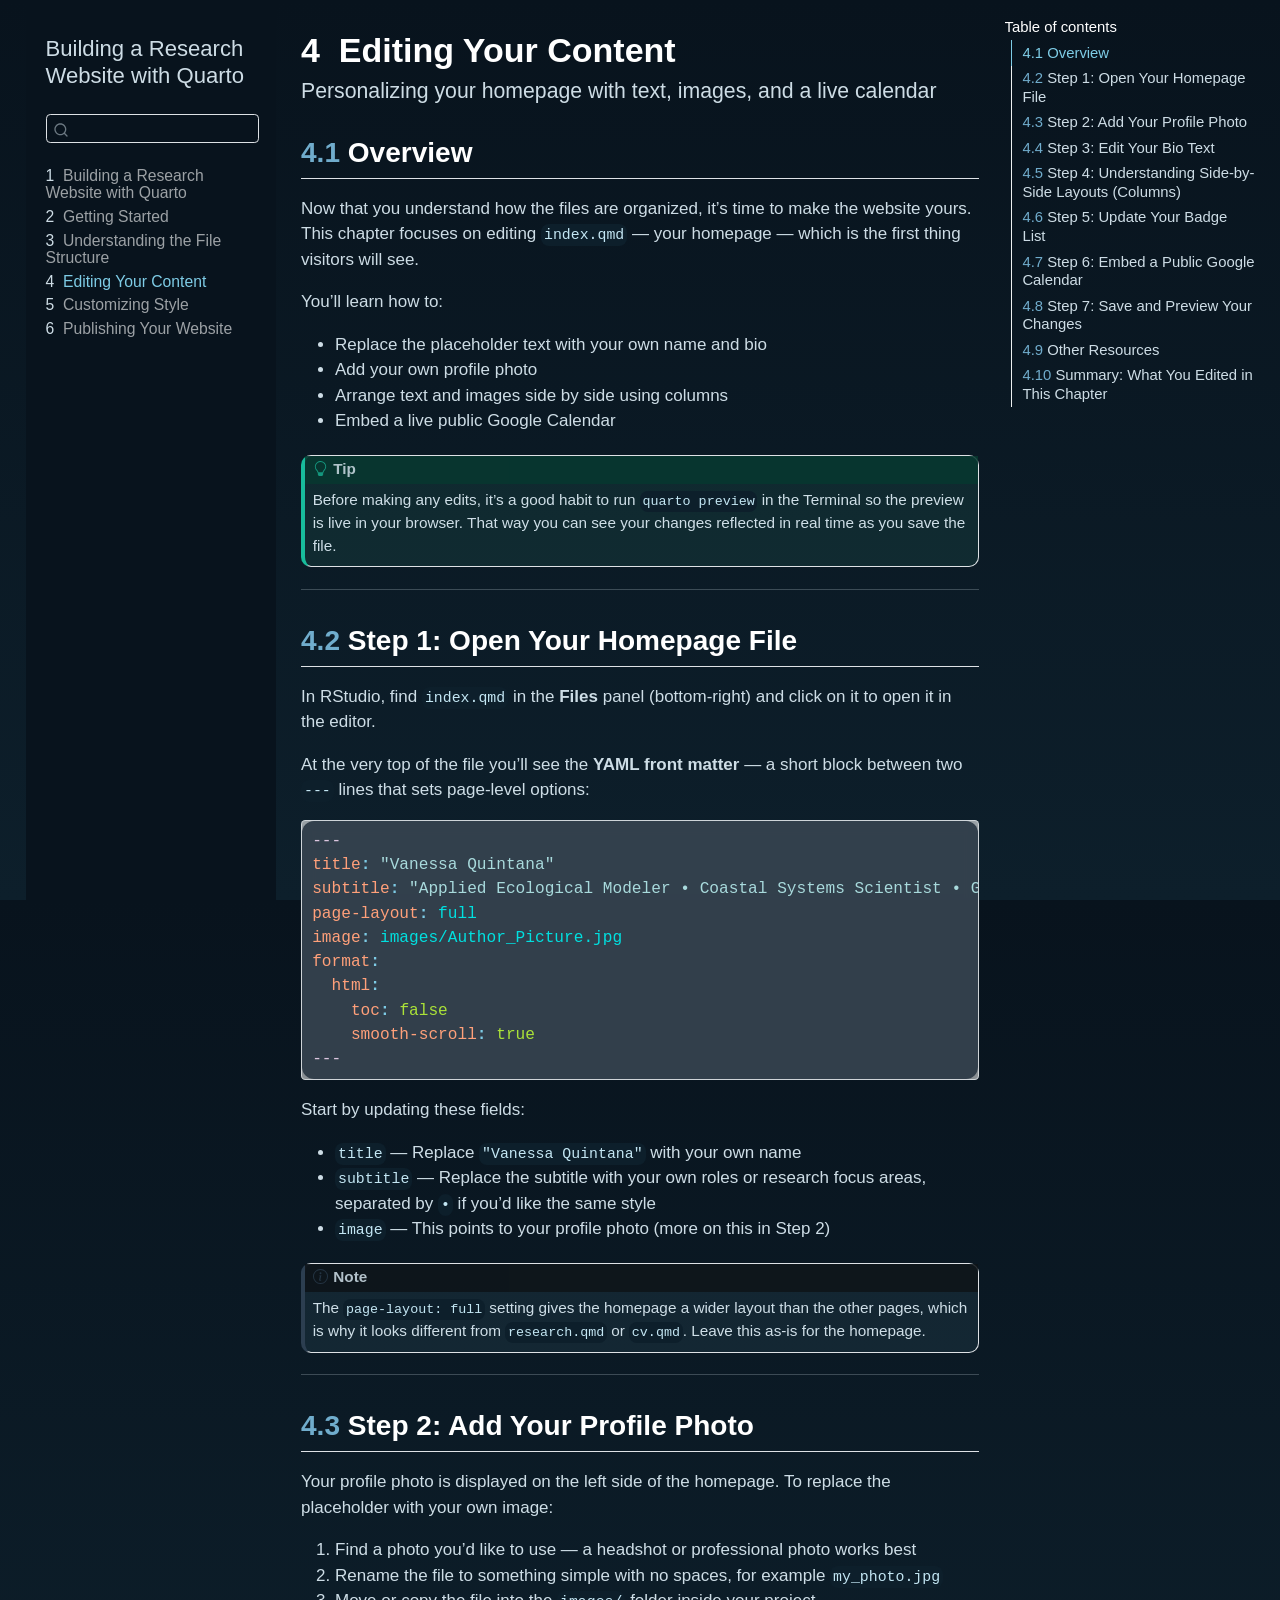
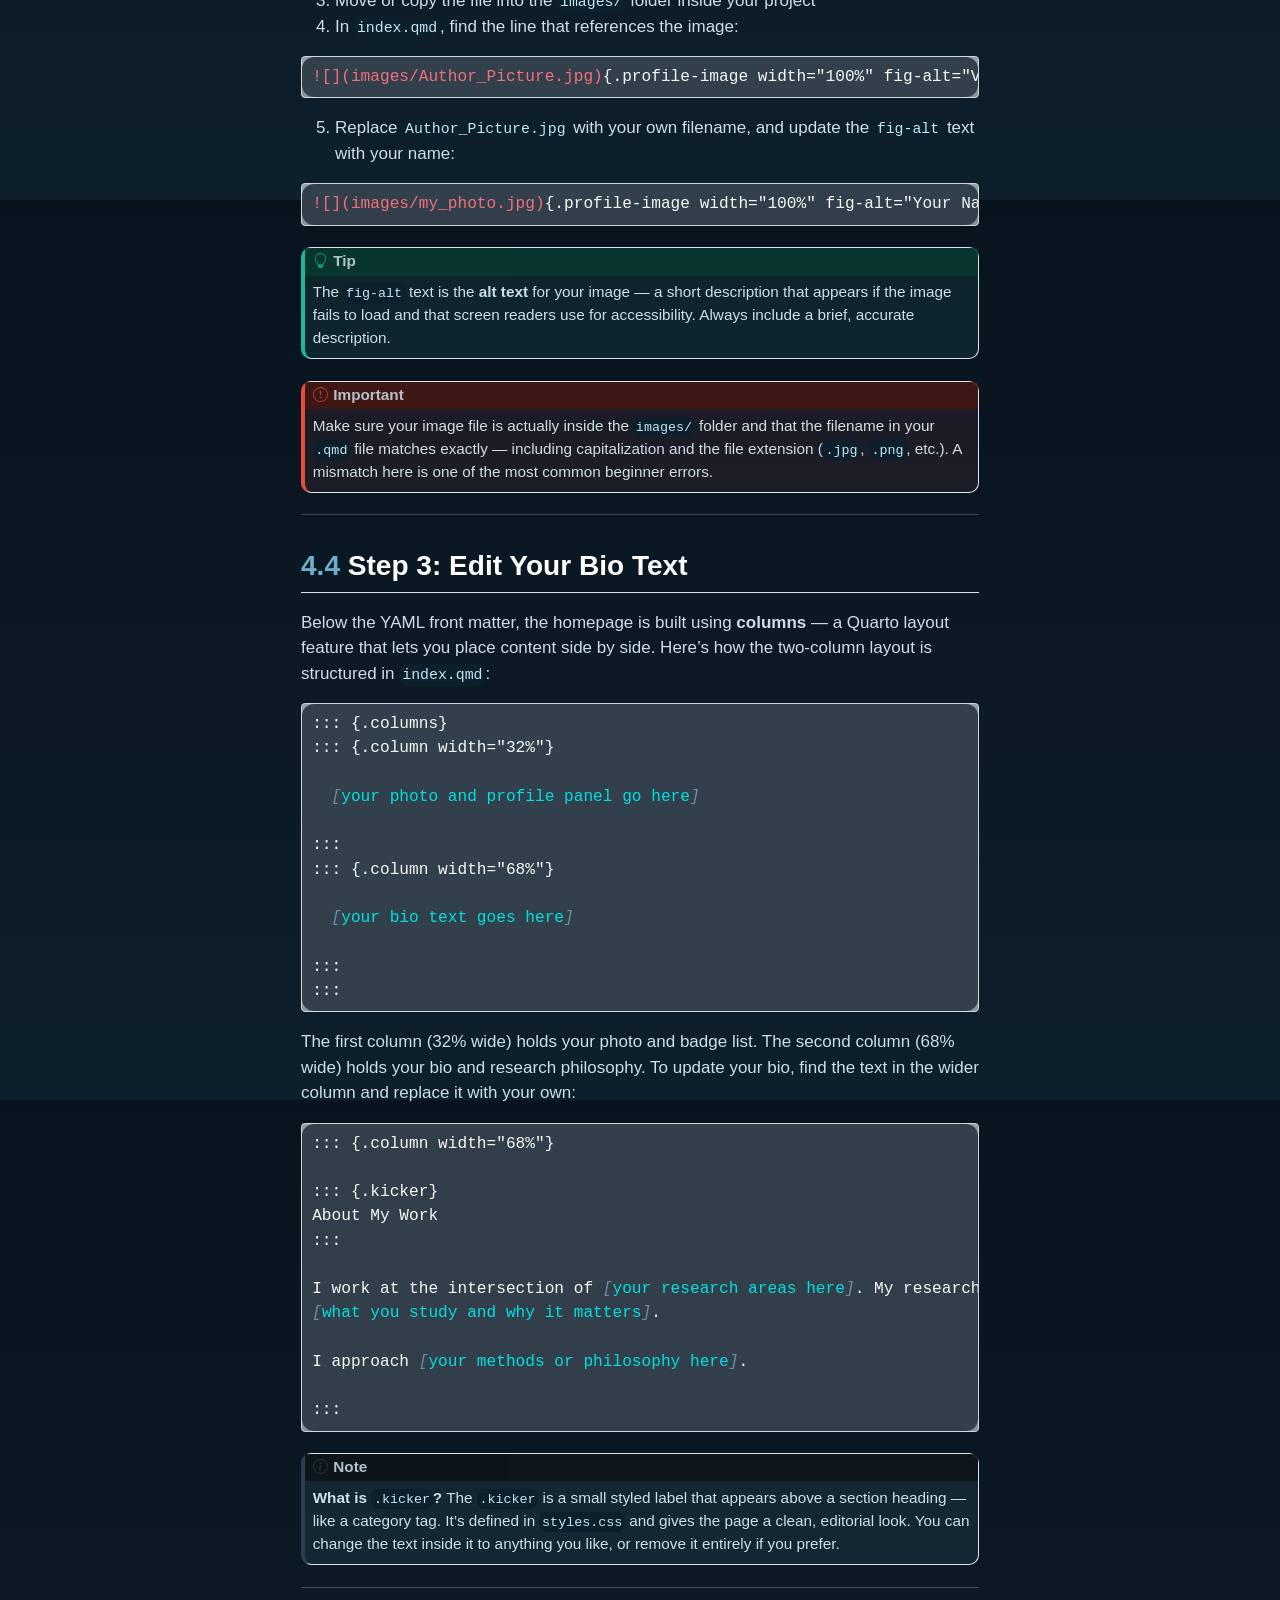
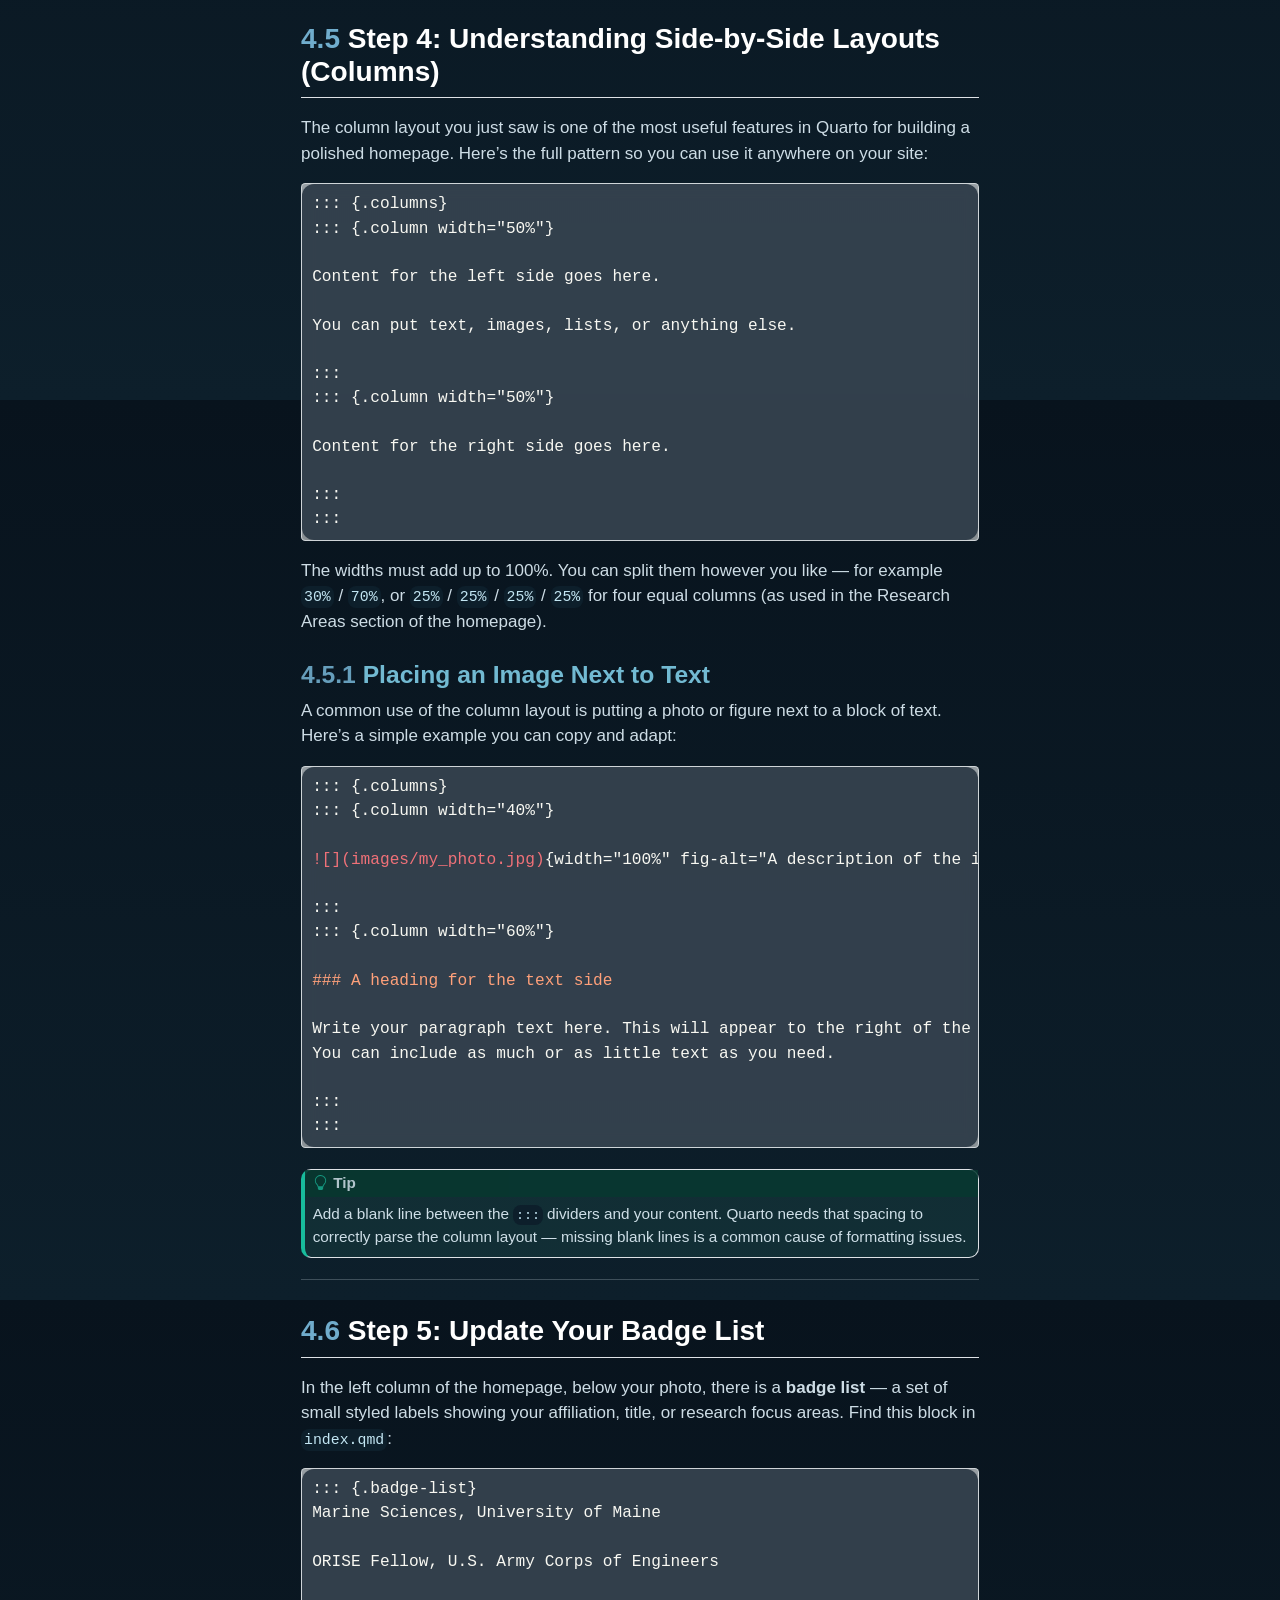
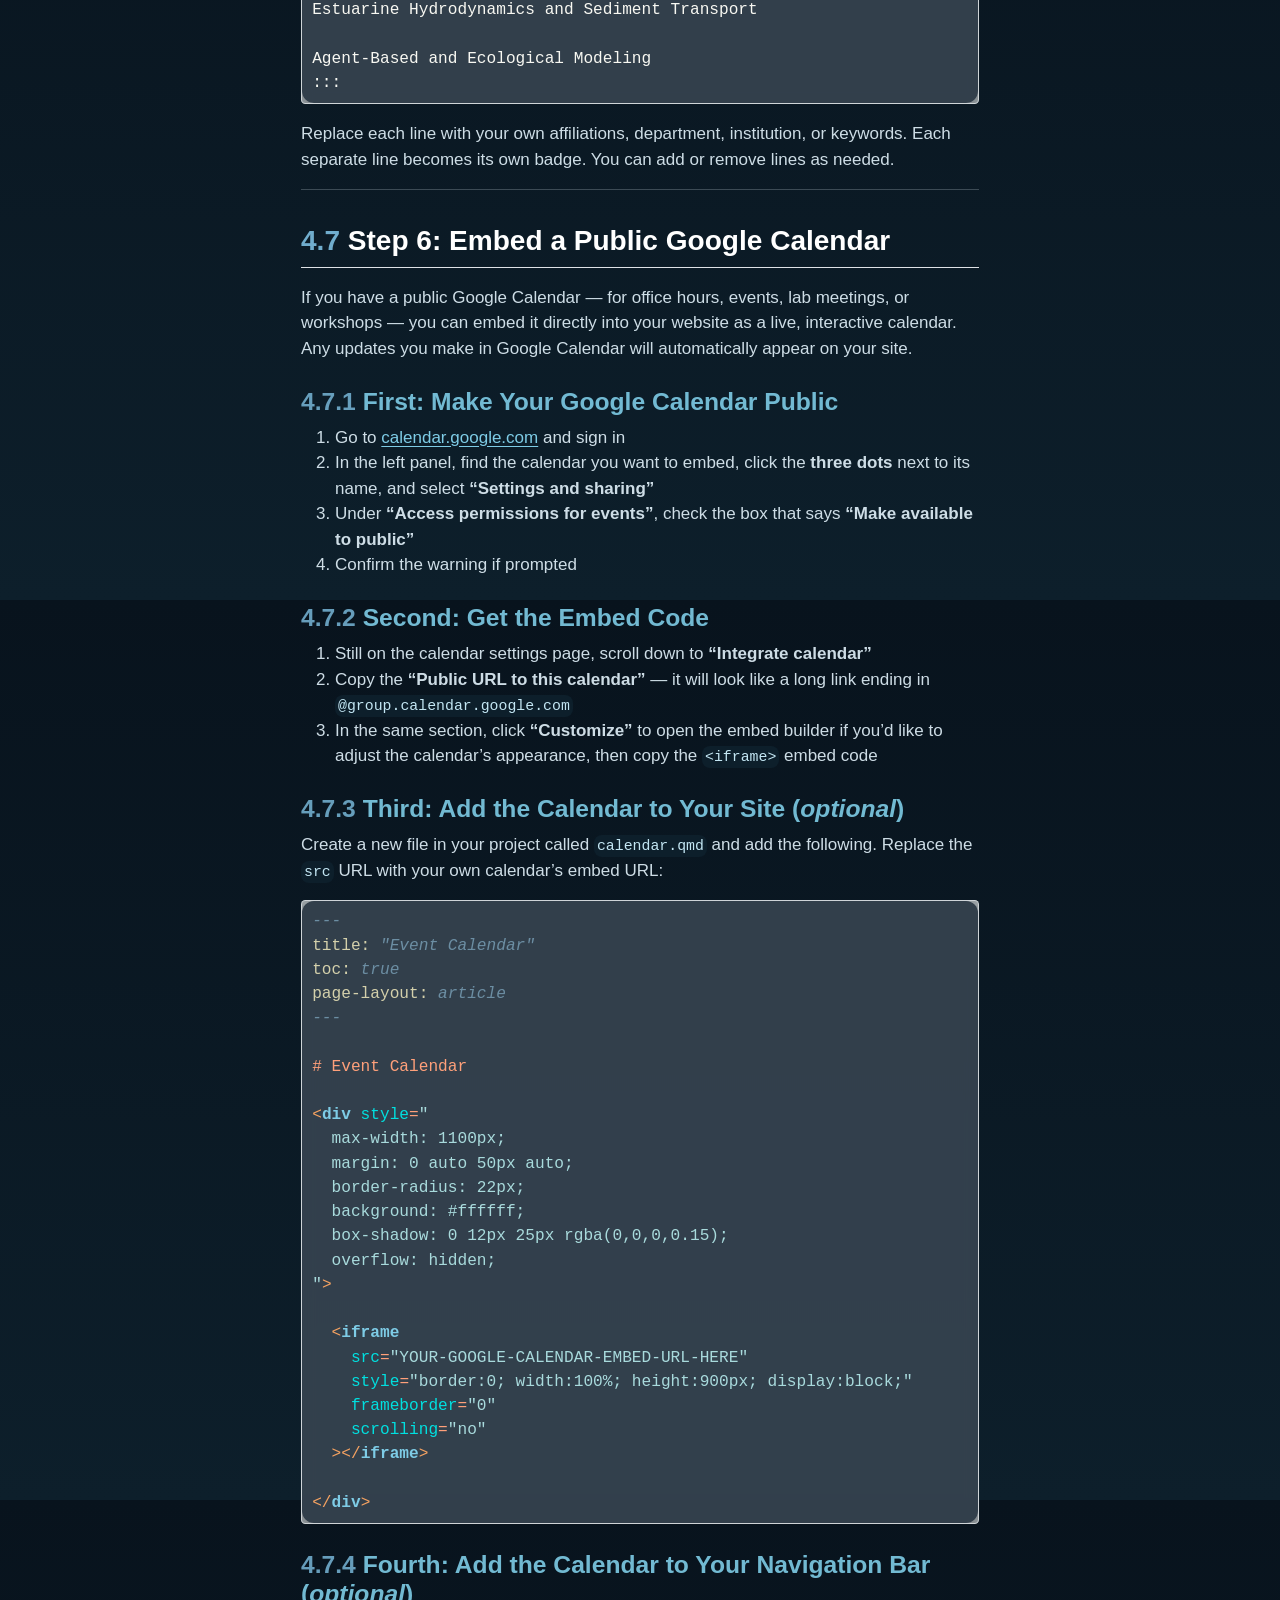
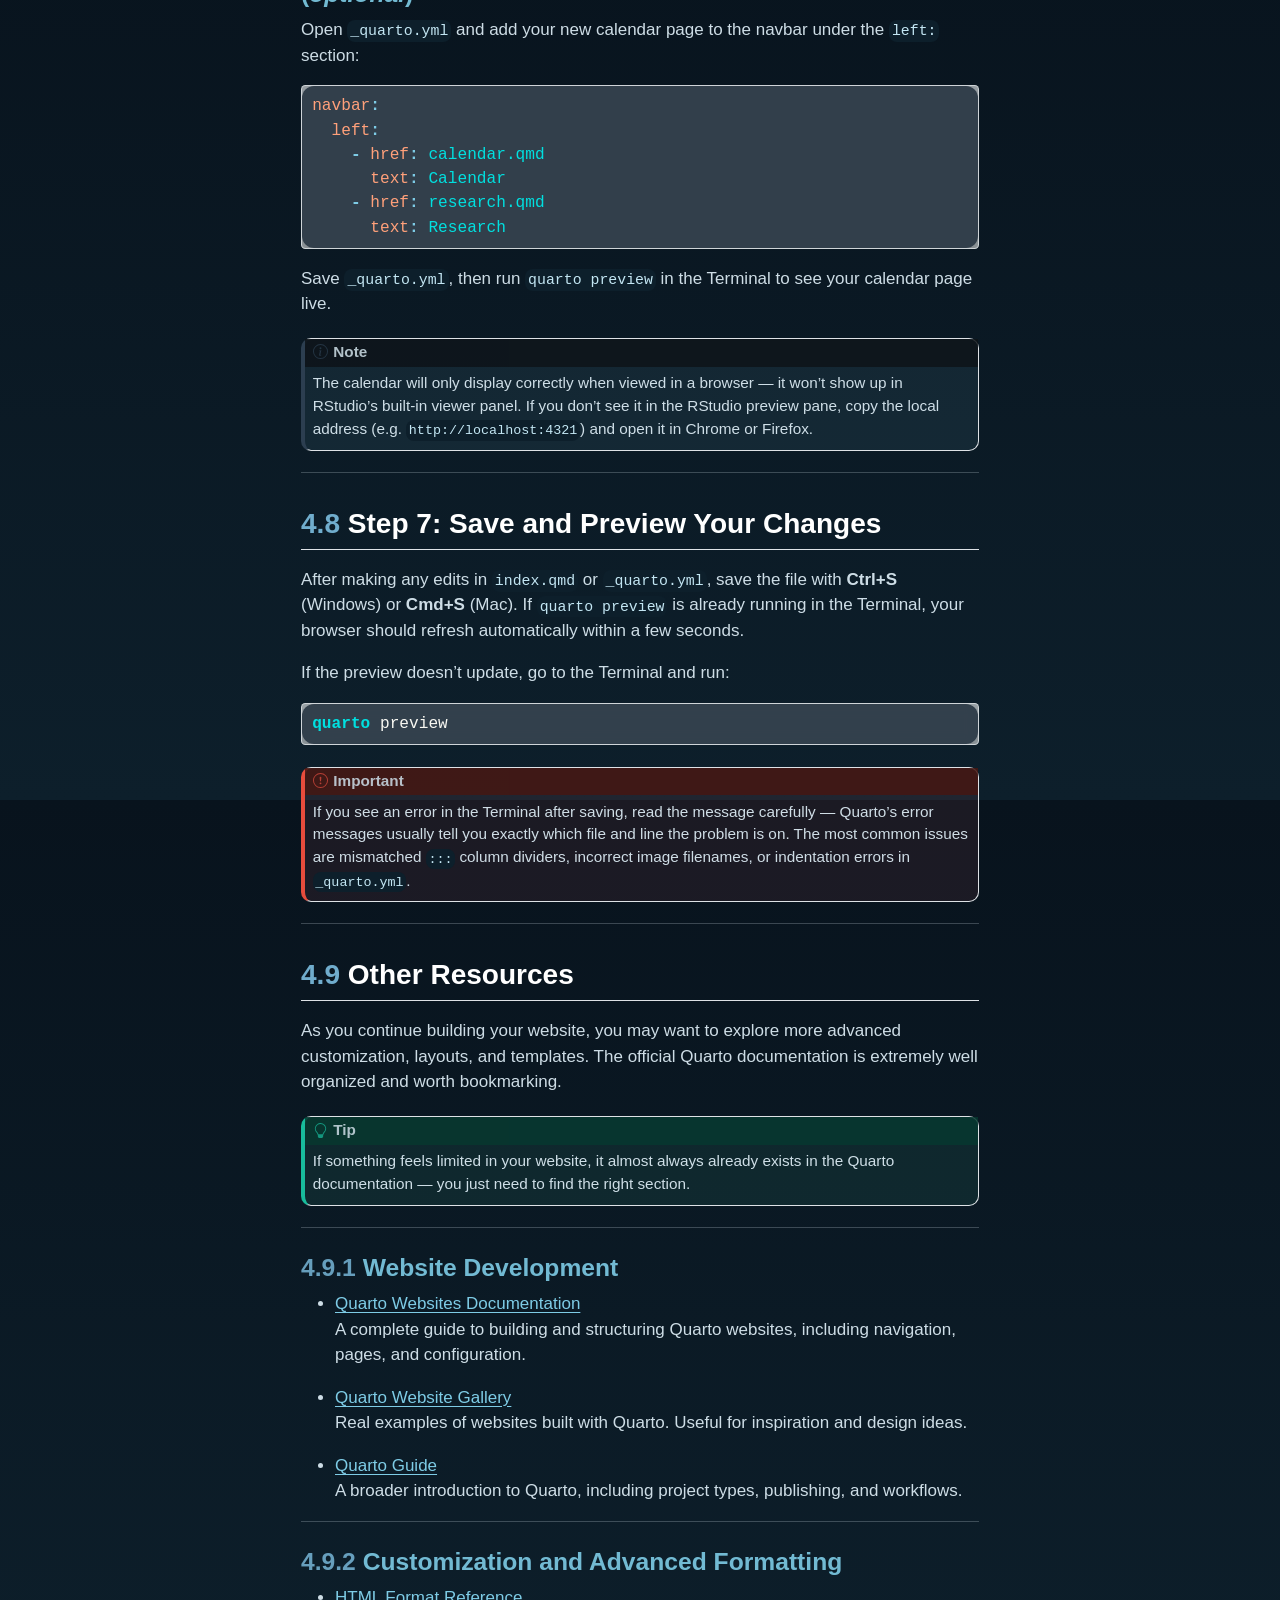
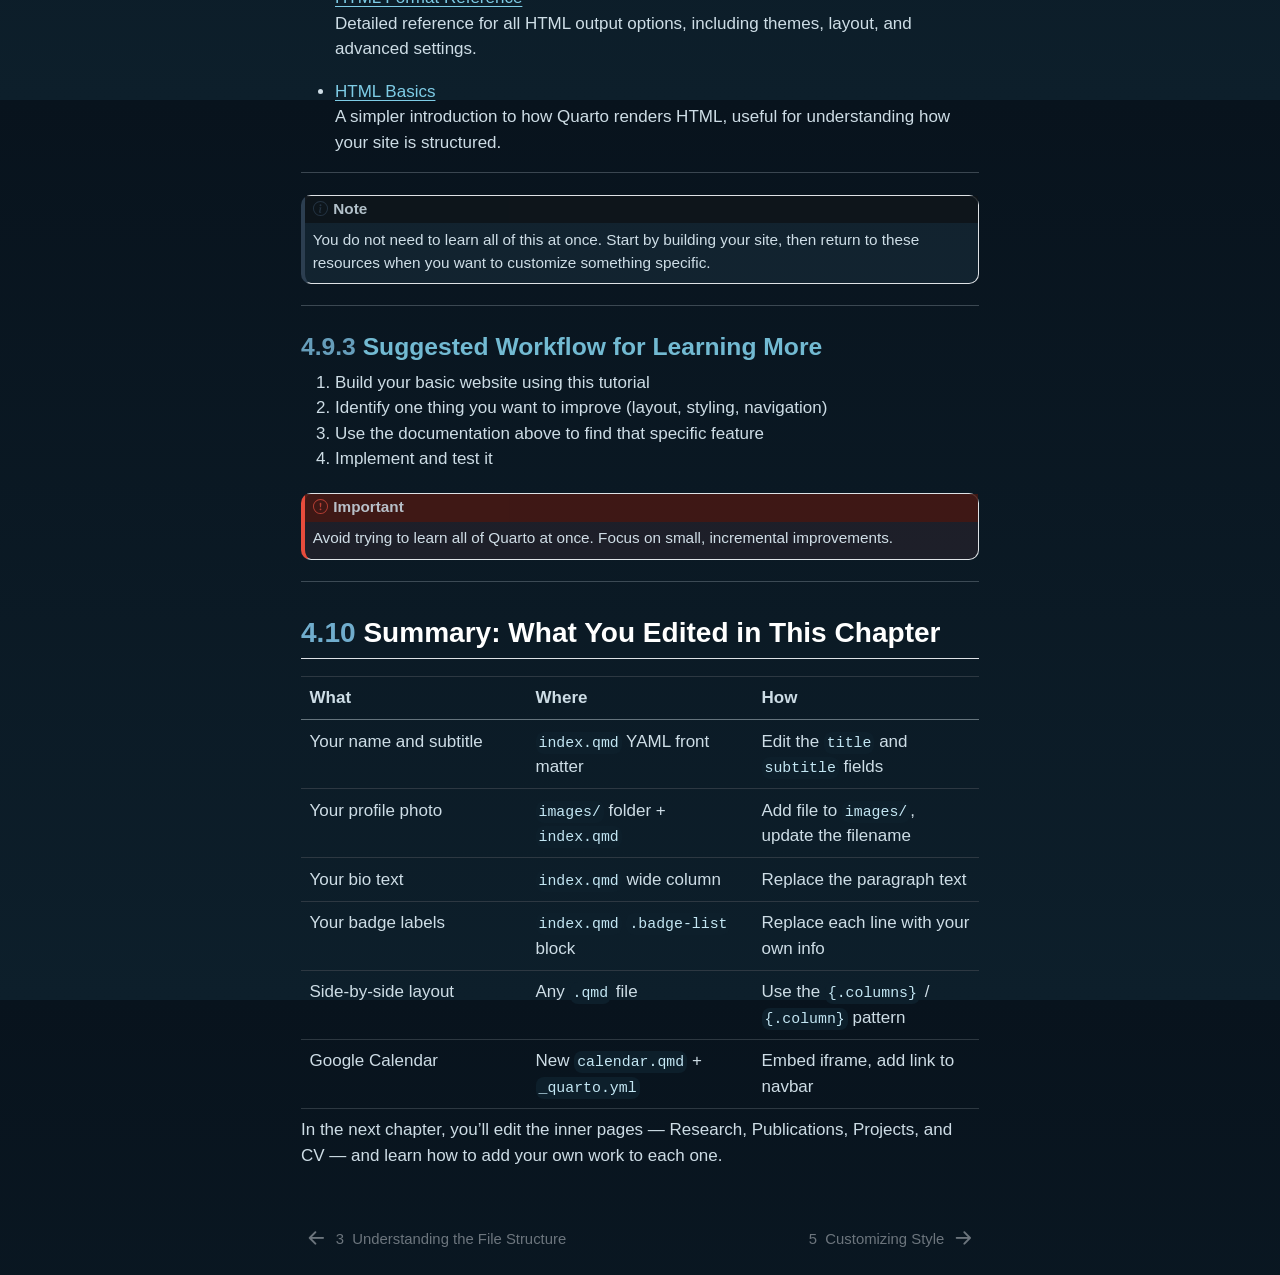
<file: _book/03-editing.html>
<!DOCTYPE html>
<html xmlns="http://www.w3.org/1999/xhtml" lang="en" xml:lang="en"><head>

<meta charset="utf-8">
<meta name="generator" content="quarto-1.7.32">

<meta name="viewport" content="width=device-width, initial-scale=1.0, user-scalable=yes">


<title>4&nbsp; Editing Your Content – Building a Research Website with Quarto</title>
<style>
code{white-space: pre-wrap;}
span.smallcaps{font-variant: small-caps;}
div.columns{display: flex; gap: min(4vw, 1.5em);}
div.column{flex: auto; overflow-x: auto;}
div.hanging-indent{margin-left: 1.5em; text-indent: -1.5em;}
ul.task-list{list-style: none;}
ul.task-list li input[type="checkbox"] {
  width: 0.8em;
  margin: 0 0.8em 0.2em -1em; /* quarto-specific, see https://github.com/quarto-dev/quarto-cli/issues/4556 */ 
  vertical-align: middle;
}
/* CSS for syntax highlighting */
html { -webkit-text-size-adjust: 100%; }
pre > code.sourceCode { white-space: pre; position: relative; }
pre > code.sourceCode > span { display: inline-block; line-height: 1.25; }
pre > code.sourceCode > span:empty { height: 1.2em; }
.sourceCode { overflow: visible; }
code.sourceCode > span { color: inherit; text-decoration: inherit; }
div.sourceCode { margin: 1em 0; }
pre.sourceCode { margin: 0; }
@media screen {
div.sourceCode { overflow: auto; }
}
@media print {
pre > code.sourceCode { white-space: pre-wrap; }
pre > code.sourceCode > span { text-indent: -5em; padding-left: 5em; }
}
pre.numberSource code
  { counter-reset: source-line 0; }
pre.numberSource code > span
  { position: relative; left: -4em; counter-increment: source-line; }
pre.numberSource code > span > a:first-child::before
  { content: counter(source-line);
    position: relative; left: -1em; text-align: right; vertical-align: baseline;
    border: none; display: inline-block;
    -webkit-touch-callout: none; -webkit-user-select: none;
    -khtml-user-select: none; -moz-user-select: none;
    -ms-user-select: none; user-select: none;
    padding: 0 4px; width: 4em;
  }
pre.numberSource { margin-left: 3em;  padding-left: 4px; }
div.sourceCode
  {   }
@media screen {
pre > code.sourceCode > span > a:first-child::before { text-decoration: underline; }
}
</style>


<script src="site_libs/quarto-nav/quarto-nav.js"></script>
<script src="site_libs/quarto-nav/headroom.min.js"></script>
<script src="site_libs/clipboard/clipboard.min.js"></script>
<script src="site_libs/quarto-search/autocomplete.umd.js"></script>
<script src="site_libs/quarto-search/fuse.min.js"></script>
<script src="site_libs/quarto-search/quarto-search.js"></script>
<meta name="quarto:offset" content="./">
<link href="./04-styling.html" rel="next">
<link href="./02-structure.html" rel="prev">
<script src="site_libs/quarto-html/quarto.js" type="module"></script>
<script src="site_libs/quarto-html/tabsets/tabsets.js" type="module"></script>
<script src="site_libs/quarto-html/popper.min.js"></script>
<script src="site_libs/quarto-html/tippy.umd.min.js"></script>
<script src="site_libs/quarto-html/anchor.min.js"></script>
<link href="site_libs/quarto-html/tippy.css" rel="stylesheet">
<link href="site_libs/quarto-html/quarto-syntax-highlighting-dark-2fef5ea3f8957b3e4ecc936fc74692ca.css" rel="stylesheet" id="quarto-text-highlighting-styles">
<script src="site_libs/bootstrap/bootstrap.min.js"></script>
<link href="site_libs/bootstrap/bootstrap-icons.css" rel="stylesheet">
<link href="site_libs/bootstrap/bootstrap-cca8fdf2eb67be8a044680ae3fe9ec6b.min.css" rel="stylesheet" append-hash="true" id="quarto-bootstrap" data-mode="dark">
<script id="quarto-search-options" type="application/json">{
  "location": "sidebar",
  "copy-button": false,
  "collapse-after": 3,
  "panel-placement": "start",
  "type": "textbox",
  "limit": 50,
  "keyboard-shortcut": [
    "f",
    "/",
    "s"
  ],
  "show-item-context": false,
  "language": {
    "search-no-results-text": "No results",
    "search-matching-documents-text": "matching documents",
    "search-copy-link-title": "Copy link to search",
    "search-hide-matches-text": "Hide additional matches",
    "search-more-match-text": "more match in this document",
    "search-more-matches-text": "more matches in this document",
    "search-clear-button-title": "Clear",
    "search-text-placeholder": "",
    "search-detached-cancel-button-title": "Cancel",
    "search-submit-button-title": "Submit",
    "search-label": "Search"
  }
}</script>


<link rel="stylesheet" href="styles.css">
</head>

<body class="nav-sidebar floating quarto-light">

<div id="quarto-search-results"></div>
  <header id="quarto-header" class="headroom fixed-top">
  <nav class="quarto-secondary-nav">
    <div class="container-fluid d-flex">
      <button type="button" class="quarto-btn-toggle btn" data-bs-toggle="collapse" role="button" data-bs-target=".quarto-sidebar-collapse-item" aria-controls="quarto-sidebar" aria-expanded="false" aria-label="Toggle sidebar navigation" onclick="if (window.quartoToggleHeadroom) { window.quartoToggleHeadroom(); }">
        <i class="bi bi-layout-text-sidebar-reverse"></i>
      </button>
        <nav class="quarto-page-breadcrumbs" aria-label="breadcrumb"><ol class="breadcrumb"><li class="breadcrumb-item"><a href="./03-editing.html"><span class="chapter-number">4</span>&nbsp; <span class="chapter-title">Editing Your Content</span></a></li></ol></nav>
        <a class="flex-grow-1" role="navigation" data-bs-toggle="collapse" data-bs-target=".quarto-sidebar-collapse-item" aria-controls="quarto-sidebar" aria-expanded="false" aria-label="Toggle sidebar navigation" onclick="if (window.quartoToggleHeadroom) { window.quartoToggleHeadroom(); }">      
        </a>
      <button type="button" class="btn quarto-search-button" aria-label="Search" onclick="window.quartoOpenSearch();">
        <i class="bi bi-search"></i>
      </button>
    </div>
  </nav>
</header>
<!-- content -->
<div id="quarto-content" class="quarto-container page-columns page-rows-contents page-layout-article">
<!-- sidebar -->
  <nav id="quarto-sidebar" class="sidebar collapse collapse-horizontal quarto-sidebar-collapse-item sidebar-navigation floating overflow-auto">
    <div class="pt-lg-2 mt-2 text-left sidebar-header">
    <div class="sidebar-title mb-0 py-0">
      <a href="./">Building a Research Website with Quarto</a> 
    </div>
      </div>
        <div class="mt-2 flex-shrink-0 align-items-center">
        <div class="sidebar-search">
        <div id="quarto-search" class="" title="Search"></div>
        </div>
        </div>
    <div class="sidebar-menu-container"> 
    <ul class="list-unstyled mt-1">
        <li class="sidebar-item">
  <div class="sidebar-item-container"> 
  <a href="./index.html" class="sidebar-item-text sidebar-link">
 <span class="menu-text"><span class="chapter-number">1</span>&nbsp; <span class="chapter-title">Building a Research Website with Quarto</span></span></a>
  </div>
</li>
        <li class="sidebar-item">
  <div class="sidebar-item-container"> 
  <a href="./01-getting-started.html" class="sidebar-item-text sidebar-link">
 <span class="menu-text"><span class="chapter-number">2</span>&nbsp; <span class="chapter-title">Getting Started</span></span></a>
  </div>
</li>
        <li class="sidebar-item">
  <div class="sidebar-item-container"> 
  <a href="./02-structure.html" class="sidebar-item-text sidebar-link">
 <span class="menu-text"><span class="chapter-number">3</span>&nbsp; <span class="chapter-title">Understanding the File Structure</span></span></a>
  </div>
</li>
        <li class="sidebar-item">
  <div class="sidebar-item-container"> 
  <a href="./03-editing.html" class="sidebar-item-text sidebar-link active">
 <span class="menu-text"><span class="chapter-number">4</span>&nbsp; <span class="chapter-title">Editing Your Content</span></span></a>
  </div>
</li>
        <li class="sidebar-item">
  <div class="sidebar-item-container"> 
  <a href="./04-styling.html" class="sidebar-item-text sidebar-link">
 <span class="menu-text"><span class="chapter-number">5</span>&nbsp; <span class="chapter-title">Customizing Style</span></span></a>
  </div>
</li>
        <li class="sidebar-item">
  <div class="sidebar-item-container"> 
  <a href="./05-publishing.html" class="sidebar-item-text sidebar-link">
 <span class="menu-text"><span class="chapter-number">6</span>&nbsp; <span class="chapter-title">Publishing Your Website</span></span></a>
  </div>
</li>
    </ul>
    </div>
</nav>
<div id="quarto-sidebar-glass" class="quarto-sidebar-collapse-item" data-bs-toggle="collapse" data-bs-target=".quarto-sidebar-collapse-item"></div>
<!-- margin-sidebar -->
    <div id="quarto-margin-sidebar" class="sidebar margin-sidebar">
        <nav id="TOC" role="doc-toc" class="toc-active">
    <h2 id="toc-title">Table of contents</h2>
   
  <ul class="collapse">
  <li><a href="#overview" id="toc-overview" class="nav-link active" data-scroll-target="#overview"><span class="header-section-number">4.1</span> Overview</a></li>
  <li><a href="#step-1-open-your-homepage-file" id="toc-step-1-open-your-homepage-file" class="nav-link" data-scroll-target="#step-1-open-your-homepage-file"><span class="header-section-number">4.2</span> Step 1: Open Your Homepage File</a></li>
  <li><a href="#step-2-add-your-profile-photo" id="toc-step-2-add-your-profile-photo" class="nav-link" data-scroll-target="#step-2-add-your-profile-photo"><span class="header-section-number">4.3</span> Step 2: Add Your Profile Photo</a></li>
  <li><a href="#step-3-edit-your-bio-text" id="toc-step-3-edit-your-bio-text" class="nav-link" data-scroll-target="#step-3-edit-your-bio-text"><span class="header-section-number">4.4</span> Step 3: Edit Your Bio Text</a></li>
  <li><a href="#step-4-understanding-side-by-side-layouts-columns" id="toc-step-4-understanding-side-by-side-layouts-columns" class="nav-link" data-scroll-target="#step-4-understanding-side-by-side-layouts-columns"><span class="header-section-number">4.5</span> Step 4: Understanding Side-by-Side Layouts (Columns)</a></li>
  <li><a href="#step-5-update-your-badge-list" id="toc-step-5-update-your-badge-list" class="nav-link" data-scroll-target="#step-5-update-your-badge-list"><span class="header-section-number">4.6</span> Step 5: Update Your Badge List</a></li>
  <li><a href="#step-6-embed-a-public-google-calendar" id="toc-step-6-embed-a-public-google-calendar" class="nav-link" data-scroll-target="#step-6-embed-a-public-google-calendar"><span class="header-section-number">4.7</span> Step 6: Embed a Public Google Calendar</a></li>
  <li><a href="#step-7-save-and-preview-your-changes" id="toc-step-7-save-and-preview-your-changes" class="nav-link" data-scroll-target="#step-7-save-and-preview-your-changes"><span class="header-section-number">4.8</span> Step 7: Save and Preview Your Changes</a></li>
  <li><a href="#other-resources" id="toc-other-resources" class="nav-link" data-scroll-target="#other-resources"><span class="header-section-number">4.9</span> Other Resources</a></li>
  <li><a href="#summary-what-you-edited-in-this-chapter" id="toc-summary-what-you-edited-in-this-chapter" class="nav-link" data-scroll-target="#summary-what-you-edited-in-this-chapter"><span class="header-section-number">4.10</span> Summary: What You Edited in This Chapter</a></li>
  </ul>
</nav>
    </div>
<!-- main -->
<main class="content" id="quarto-document-content">

<header id="title-block-header" class="quarto-title-block default">
<div class="quarto-title">
<h1 class="title"><span class="chapter-number">4</span>&nbsp; <span class="chapter-title">Editing Your Content</span></h1>
<p class="subtitle lead">Personalizing your homepage with text, images, and a live calendar</p>
</div>



<div class="quarto-title-meta">

    
  
    
  </div>
  


</header>


<section id="overview" class="level2" data-number="4.1">
<h2 data-number="4.1" class="anchored" data-anchor-id="overview"><span class="header-section-number">4.1</span> Overview</h2>
<p>Now that you understand how the files are organized, it’s time to make the website yours. This chapter focuses on editing <code>index.qmd</code> — your homepage — which is the first thing visitors will see.</p>
<p>You’ll learn how to:</p>
<ul>
<li>Replace the placeholder text with your own name and bio</li>
<li>Add your own profile photo</li>
<li>Arrange text and images side by side using columns</li>
<li>Embed a live public Google Calendar</li>
</ul>
<div class="callout callout-style-default callout-tip callout-titled">
<div class="callout-header d-flex align-content-center">
<div class="callout-icon-container">
<i class="callout-icon"></i>
</div>
<div class="callout-title-container flex-fill">
Tip
</div>
</div>
<div class="callout-body-container callout-body">
<p>Before making any edits, it’s a good habit to run <code>quarto preview</code> in the Terminal so the preview is live in your browser. That way you can see your changes reflected in real time as you save the file.</p>
</div>
</div>
<hr>
</section>
<section id="step-1-open-your-homepage-file" class="level2" data-number="4.2">
<h2 data-number="4.2" class="anchored" data-anchor-id="step-1-open-your-homepage-file"><span class="header-section-number">4.2</span> Step 1: Open Your Homepage File</h2>
<p>In RStudio, find <code>index.qmd</code> in the <strong>Files</strong> panel (bottom-right) and click on it to open it in the editor.</p>
<p>At the very top of the file you’ll see the <strong>YAML front matter</strong> — a short block between two <code>---</code> lines that sets page-level options:</p>
<div class="sourceCode" id="cb1"><pre class="sourceCode yaml code-with-copy"><code class="sourceCode yaml"><span id="cb1-1"><a href="#cb1-1" aria-hidden="true" tabindex="-1"></a><span class="pp">---</span></span>
<span id="cb1-2"><a href="#cb1-2" aria-hidden="true" tabindex="-1"></a><span class="fu">title</span><span class="kw">:</span><span class="at"> </span><span class="st">"Vanessa Quintana"</span></span>
<span id="cb1-3"><a href="#cb1-3" aria-hidden="true" tabindex="-1"></a><span class="fu">subtitle</span><span class="kw">:</span><span class="at"> </span><span class="st">"Applied Ecological Modeler • Coastal Systems Scientist • Geospatial Analyst"</span></span>
<span id="cb1-4"><a href="#cb1-4" aria-hidden="true" tabindex="-1"></a><span class="fu">page-layout</span><span class="kw">:</span><span class="at"> full</span></span>
<span id="cb1-5"><a href="#cb1-5" aria-hidden="true" tabindex="-1"></a><span class="fu">image</span><span class="kw">:</span><span class="at"> images/Author_Picture.jpg</span></span>
<span id="cb1-6"><a href="#cb1-6" aria-hidden="true" tabindex="-1"></a><span class="fu">format</span><span class="kw">:</span></span>
<span id="cb1-7"><a href="#cb1-7" aria-hidden="true" tabindex="-1"></a><span class="at">  </span><span class="fu">html</span><span class="kw">:</span></span>
<span id="cb1-8"><a href="#cb1-8" aria-hidden="true" tabindex="-1"></a><span class="at">    </span><span class="fu">toc</span><span class="kw">:</span><span class="at"> </span><span class="ch">false</span></span>
<span id="cb1-9"><a href="#cb1-9" aria-hidden="true" tabindex="-1"></a><span class="at">    </span><span class="fu">smooth-scroll</span><span class="kw">:</span><span class="at"> </span><span class="ch">true</span></span>
<span id="cb1-10"><a href="#cb1-10" aria-hidden="true" tabindex="-1"></a><span class="pp">---</span></span></code><button title="Copy to Clipboard" class="code-copy-button"><i class="bi"></i></button></pre></div>
<p>Start by updating these fields:</p>
<ul>
<li><strong><code>title</code></strong> — Replace <code>"Vanessa Quintana"</code> with your own name</li>
<li><strong><code>subtitle</code></strong> — Replace the subtitle with your own roles or research focus areas, separated by <code>•</code> if you’d like the same style</li>
<li><strong><code>image</code></strong> — This points to your profile photo (more on this in Step 2)</li>
</ul>
<div class="callout callout-style-default callout-note callout-titled">
<div class="callout-header d-flex align-content-center">
<div class="callout-icon-container">
<i class="callout-icon"></i>
</div>
<div class="callout-title-container flex-fill">
Note
</div>
</div>
<div class="callout-body-container callout-body">
<p>The <code>page-layout: full</code> setting gives the homepage a wider layout than the other pages, which is why it looks different from <code>research.qmd</code> or <code>cv.qmd</code>. Leave this as-is for the homepage.</p>
</div>
</div>
<hr>
</section>
<section id="step-2-add-your-profile-photo" class="level2" data-number="4.3">
<h2 data-number="4.3" class="anchored" data-anchor-id="step-2-add-your-profile-photo"><span class="header-section-number">4.3</span> Step 2: Add Your Profile Photo</h2>
<p>Your profile photo is displayed on the left side of the homepage. To replace the placeholder with your own image:</p>
<ol type="1">
<li>Find a photo you’d like to use — a headshot or professional photo works best</li>
<li>Rename the file to something simple with no spaces, for example <code>my_photo.jpg</code></li>
<li>Move or copy the file into the <strong><code>images/</code></strong> folder inside your project</li>
<li>In <code>index.qmd</code>, find the line that references the image:</li>
</ol>
<div class="sourceCode" id="cb2"><pre class="sourceCode markdown code-with-copy"><code class="sourceCode markdown"><span id="cb2-1"><a href="#cb2-1" aria-hidden="true" tabindex="-1"></a><span class="al">![](images/Author_Picture.jpg)</span>{.profile-image width="100%" fig-alt="Vanessa Quintana"}</span></code><button title="Copy to Clipboard" class="code-copy-button"><i class="bi"></i></button></pre></div>
<ol start="5" type="1">
<li>Replace <code>Author_Picture.jpg</code> with your own filename, and update the <code>fig-alt</code> text with your name:</li>
</ol>
<div class="sourceCode" id="cb3"><pre class="sourceCode markdown code-with-copy"><code class="sourceCode markdown"><span id="cb3-1"><a href="#cb3-1" aria-hidden="true" tabindex="-1"></a><span class="al">![](images/my_photo.jpg)</span>{.profile-image width="100%" fig-alt="Your Name"}</span></code><button title="Copy to Clipboard" class="code-copy-button"><i class="bi"></i></button></pre></div>
<div class="callout callout-style-default callout-tip callout-titled">
<div class="callout-header d-flex align-content-center">
<div class="callout-icon-container">
<i class="callout-icon"></i>
</div>
<div class="callout-title-container flex-fill">
Tip
</div>
</div>
<div class="callout-body-container callout-body">
<p>The <code>fig-alt</code> text is the <strong>alt text</strong> for your image — a short description that appears if the image fails to load and that screen readers use for accessibility. Always include a brief, accurate description.</p>
</div>
</div>
<div class="callout callout-style-default callout-important callout-titled">
<div class="callout-header d-flex align-content-center">
<div class="callout-icon-container">
<i class="callout-icon"></i>
</div>
<div class="callout-title-container flex-fill">
Important
</div>
</div>
<div class="callout-body-container callout-body">
<p>Make sure your image file is actually inside the <code>images/</code> folder and that the filename in your <code>.qmd</code> file matches exactly — including capitalization and the file extension (<code>.jpg</code>, <code>.png</code>, etc.). A mismatch here is one of the most common beginner errors.</p>
</div>
</div>
<hr>
</section>
<section id="step-3-edit-your-bio-text" class="level2" data-number="4.4">
<h2 data-number="4.4" class="anchored" data-anchor-id="step-3-edit-your-bio-text"><span class="header-section-number">4.4</span> Step 3: Edit Your Bio Text</h2>
<p>Below the YAML front matter, the homepage is built using <strong>columns</strong> — a Quarto layout feature that lets you place content side by side. Here’s how the two-column layout is structured in <code>index.qmd</code>:</p>
<div class="sourceCode" id="cb4"><pre class="sourceCode markdown code-with-copy"><code class="sourceCode markdown"><span id="cb4-1"><a href="#cb4-1" aria-hidden="true" tabindex="-1"></a>::: {.columns}</span>
<span id="cb4-2"><a href="#cb4-2" aria-hidden="true" tabindex="-1"></a>::: {.column width="32%"}</span>
<span id="cb4-3"><a href="#cb4-3" aria-hidden="true" tabindex="-1"></a></span>
<span id="cb4-4"><a href="#cb4-4" aria-hidden="true" tabindex="-1"></a>  <span class="co">[</span><span class="ot">your photo and profile panel go here</span><span class="co">]</span></span>
<span id="cb4-5"><a href="#cb4-5" aria-hidden="true" tabindex="-1"></a></span>
<span id="cb4-6"><a href="#cb4-6" aria-hidden="true" tabindex="-1"></a>:::</span>
<span id="cb4-7"><a href="#cb4-7" aria-hidden="true" tabindex="-1"></a>::: {.column width="68%"}</span>
<span id="cb4-8"><a href="#cb4-8" aria-hidden="true" tabindex="-1"></a></span>
<span id="cb4-9"><a href="#cb4-9" aria-hidden="true" tabindex="-1"></a>  <span class="co">[</span><span class="ot">your bio text goes here</span><span class="co">]</span></span>
<span id="cb4-10"><a href="#cb4-10" aria-hidden="true" tabindex="-1"></a></span>
<span id="cb4-11"><a href="#cb4-11" aria-hidden="true" tabindex="-1"></a>:::</span>
<span id="cb4-12"><a href="#cb4-12" aria-hidden="true" tabindex="-1"></a>:::</span></code><button title="Copy to Clipboard" class="code-copy-button"><i class="bi"></i></button></pre></div>
<p>The first column (32% wide) holds your photo and badge list. The second column (68% wide) holds your bio and research philosophy. To update your bio, find the text in the wider column and replace it with your own:</p>
<div class="sourceCode" id="cb5"><pre class="sourceCode markdown code-with-copy"><code class="sourceCode markdown"><span id="cb5-1"><a href="#cb5-1" aria-hidden="true" tabindex="-1"></a>::: {.column width="68%"}</span>
<span id="cb5-2"><a href="#cb5-2" aria-hidden="true" tabindex="-1"></a></span>
<span id="cb5-3"><a href="#cb5-3" aria-hidden="true" tabindex="-1"></a>::: {.kicker}</span>
<span id="cb5-4"><a href="#cb5-4" aria-hidden="true" tabindex="-1"></a>About My Work</span>
<span id="cb5-5"><a href="#cb5-5" aria-hidden="true" tabindex="-1"></a>:::</span>
<span id="cb5-6"><a href="#cb5-6" aria-hidden="true" tabindex="-1"></a></span>
<span id="cb5-7"><a href="#cb5-7" aria-hidden="true" tabindex="-1"></a>I work at the intersection of <span class="co">[</span><span class="ot">your research areas here</span><span class="co">]</span>. My research focuses on</span>
<span id="cb5-8"><a href="#cb5-8" aria-hidden="true" tabindex="-1"></a><span class="co">[</span><span class="ot">what you study and why it matters</span><span class="co">]</span>.</span>
<span id="cb5-9"><a href="#cb5-9" aria-hidden="true" tabindex="-1"></a></span>
<span id="cb5-10"><a href="#cb5-10" aria-hidden="true" tabindex="-1"></a>I approach <span class="co">[</span><span class="ot">your methods or philosophy here</span><span class="co">]</span>.</span>
<span id="cb5-11"><a href="#cb5-11" aria-hidden="true" tabindex="-1"></a></span>
<span id="cb5-12"><a href="#cb5-12" aria-hidden="true" tabindex="-1"></a>:::</span></code><button title="Copy to Clipboard" class="code-copy-button"><i class="bi"></i></button></pre></div>
<div class="callout callout-style-default callout-note callout-titled">
<div class="callout-header d-flex align-content-center">
<div class="callout-icon-container">
<i class="callout-icon"></i>
</div>
<div class="callout-title-container flex-fill">
Note
</div>
</div>
<div class="callout-body-container callout-body">
<p><strong>What is <code>.kicker</code>?</strong> The <code>.kicker</code> is a small styled label that appears above a section heading — like a category tag. It’s defined in <code>styles.css</code> and gives the page a clean, editorial look. You can change the text inside it to anything you like, or remove it entirely if you prefer.</p>
</div>
</div>
<hr>
</section>
<section id="step-4-understanding-side-by-side-layouts-columns" class="level2" data-number="4.5">
<h2 data-number="4.5" class="anchored" data-anchor-id="step-4-understanding-side-by-side-layouts-columns"><span class="header-section-number">4.5</span> Step 4: Understanding Side-by-Side Layouts (Columns)</h2>
<p>The column layout you just saw is one of the most useful features in Quarto for building a polished homepage. Here’s the full pattern so you can use it anywhere on your site:</p>
<div class="sourceCode" id="cb6"><pre class="sourceCode markdown code-with-copy"><code class="sourceCode markdown"><span id="cb6-1"><a href="#cb6-1" aria-hidden="true" tabindex="-1"></a>::: {.columns}</span>
<span id="cb6-2"><a href="#cb6-2" aria-hidden="true" tabindex="-1"></a>::: {.column width="50%"}</span>
<span id="cb6-3"><a href="#cb6-3" aria-hidden="true" tabindex="-1"></a></span>
<span id="cb6-4"><a href="#cb6-4" aria-hidden="true" tabindex="-1"></a>Content for the left side goes here.</span>
<span id="cb6-5"><a href="#cb6-5" aria-hidden="true" tabindex="-1"></a></span>
<span id="cb6-6"><a href="#cb6-6" aria-hidden="true" tabindex="-1"></a>You can put text, images, lists, or anything else.</span>
<span id="cb6-7"><a href="#cb6-7" aria-hidden="true" tabindex="-1"></a></span>
<span id="cb6-8"><a href="#cb6-8" aria-hidden="true" tabindex="-1"></a>:::</span>
<span id="cb6-9"><a href="#cb6-9" aria-hidden="true" tabindex="-1"></a>::: {.column width="50%"}</span>
<span id="cb6-10"><a href="#cb6-10" aria-hidden="true" tabindex="-1"></a></span>
<span id="cb6-11"><a href="#cb6-11" aria-hidden="true" tabindex="-1"></a>Content for the right side goes here.</span>
<span id="cb6-12"><a href="#cb6-12" aria-hidden="true" tabindex="-1"></a></span>
<span id="cb6-13"><a href="#cb6-13" aria-hidden="true" tabindex="-1"></a>:::</span>
<span id="cb6-14"><a href="#cb6-14" aria-hidden="true" tabindex="-1"></a>:::</span></code><button title="Copy to Clipboard" class="code-copy-button"><i class="bi"></i></button></pre></div>
<p>The widths must add up to 100%. You can split them however you like — for example <code>30%</code> / <code>70%</code>, or <code>25%</code> / <code>25%</code> / <code>25%</code> / <code>25%</code> for four equal columns (as used in the Research Areas section of the homepage).</p>
<section id="placing-an-image-next-to-text" class="level3" data-number="4.5.1">
<h3 data-number="4.5.1" class="anchored" data-anchor-id="placing-an-image-next-to-text"><span class="header-section-number">4.5.1</span> Placing an Image Next to Text</h3>
<p>A common use of the column layout is putting a photo or figure next to a block of text. Here’s a simple example you can copy and adapt:</p>
<div class="sourceCode" id="cb7"><pre class="sourceCode markdown code-with-copy"><code class="sourceCode markdown"><span id="cb7-1"><a href="#cb7-1" aria-hidden="true" tabindex="-1"></a>::: {.columns}</span>
<span id="cb7-2"><a href="#cb7-2" aria-hidden="true" tabindex="-1"></a>::: {.column width="40%"}</span>
<span id="cb7-3"><a href="#cb7-3" aria-hidden="true" tabindex="-1"></a></span>
<span id="cb7-4"><a href="#cb7-4" aria-hidden="true" tabindex="-1"></a><span class="al">![](images/my_photo.jpg)</span>{width="100%" fig-alt="A description of the image"}</span>
<span id="cb7-5"><a href="#cb7-5" aria-hidden="true" tabindex="-1"></a></span>
<span id="cb7-6"><a href="#cb7-6" aria-hidden="true" tabindex="-1"></a>:::</span>
<span id="cb7-7"><a href="#cb7-7" aria-hidden="true" tabindex="-1"></a>::: {.column width="60%"}</span>
<span id="cb7-8"><a href="#cb7-8" aria-hidden="true" tabindex="-1"></a></span>
<span id="cb7-9"><a href="#cb7-9" aria-hidden="true" tabindex="-1"></a><span class="fu">### A heading for the text side</span></span>
<span id="cb7-10"><a href="#cb7-10" aria-hidden="true" tabindex="-1"></a></span>
<span id="cb7-11"><a href="#cb7-11" aria-hidden="true" tabindex="-1"></a>Write your paragraph text here. This will appear to the right of the image.</span>
<span id="cb7-12"><a href="#cb7-12" aria-hidden="true" tabindex="-1"></a>You can include as much or as little text as you need.</span>
<span id="cb7-13"><a href="#cb7-13" aria-hidden="true" tabindex="-1"></a></span>
<span id="cb7-14"><a href="#cb7-14" aria-hidden="true" tabindex="-1"></a>:::</span>
<span id="cb7-15"><a href="#cb7-15" aria-hidden="true" tabindex="-1"></a>:::</span></code><button title="Copy to Clipboard" class="code-copy-button"><i class="bi"></i></button></pre></div>
<div class="callout callout-style-default callout-tip callout-titled">
<div class="callout-header d-flex align-content-center">
<div class="callout-icon-container">
<i class="callout-icon"></i>
</div>
<div class="callout-title-container flex-fill">
Tip
</div>
</div>
<div class="callout-body-container callout-body">
<p>Add a blank line between the <code>:::</code> dividers and your content. Quarto needs that spacing to correctly parse the column layout — missing blank lines is a common cause of formatting issues.</p>
</div>
</div>
<hr>
</section>
</section>
<section id="step-5-update-your-badge-list" class="level2" data-number="4.6">
<h2 data-number="4.6" class="anchored" data-anchor-id="step-5-update-your-badge-list"><span class="header-section-number">4.6</span> Step 5: Update Your Badge List</h2>
<p>In the left column of the homepage, below your photo, there is a <strong>badge list</strong> — a set of small styled labels showing your affiliation, title, or research focus areas. Find this block in <code>index.qmd</code>:</p>
<div class="sourceCode" id="cb8"><pre class="sourceCode markdown code-with-copy"><code class="sourceCode markdown"><span id="cb8-1"><a href="#cb8-1" aria-hidden="true" tabindex="-1"></a>::: {.badge-list}</span>
<span id="cb8-2"><a href="#cb8-2" aria-hidden="true" tabindex="-1"></a>Marine Sciences, University of Maine</span>
<span id="cb8-3"><a href="#cb8-3" aria-hidden="true" tabindex="-1"></a></span>
<span id="cb8-4"><a href="#cb8-4" aria-hidden="true" tabindex="-1"></a>ORISE Fellow, U.S. Army Corps of Engineers</span>
<span id="cb8-5"><a href="#cb8-5" aria-hidden="true" tabindex="-1"></a></span>
<span id="cb8-6"><a href="#cb8-6" aria-hidden="true" tabindex="-1"></a>Estuarine Hydrodynamics and Sediment Transport</span>
<span id="cb8-7"><a href="#cb8-7" aria-hidden="true" tabindex="-1"></a></span>
<span id="cb8-8"><a href="#cb8-8" aria-hidden="true" tabindex="-1"></a>Agent-Based and Ecological Modeling</span>
<span id="cb8-9"><a href="#cb8-9" aria-hidden="true" tabindex="-1"></a>:::</span></code><button title="Copy to Clipboard" class="code-copy-button"><i class="bi"></i></button></pre></div>
<p>Replace each line with your own affiliations, department, institution, or keywords. Each separate line becomes its own badge. You can add or remove lines as needed.</p>
<hr>
</section>
<section id="step-6-embed-a-public-google-calendar" class="level2" data-number="4.7">
<h2 data-number="4.7" class="anchored" data-anchor-id="step-6-embed-a-public-google-calendar"><span class="header-section-number">4.7</span> Step 6: Embed a Public Google Calendar</h2>
<p>If you have a public Google Calendar — for office hours, events, lab meetings, or workshops — you can embed it directly into your website as a live, interactive calendar. Any updates you make in Google Calendar will automatically appear on your site.</p>
<section id="first-make-your-google-calendar-public" class="level3" data-number="4.7.1">
<h3 data-number="4.7.1" class="anchored" data-anchor-id="first-make-your-google-calendar-public"><span class="header-section-number">4.7.1</span> First: Make Your Google Calendar Public</h3>
<ol type="1">
<li>Go to <a href="https://calendar.google.com">calendar.google.com</a> and sign in</li>
<li>In the left panel, find the calendar you want to embed, click the <strong>three dots</strong> next to its name, and select <strong>“Settings and sharing”</strong></li>
<li>Under <strong>“Access permissions for events”</strong>, check the box that says <strong>“Make available to public”</strong></li>
<li>Confirm the warning if prompted</li>
</ol>
</section>
<section id="second-get-the-embed-code" class="level3" data-number="4.7.2">
<h3 data-number="4.7.2" class="anchored" data-anchor-id="second-get-the-embed-code"><span class="header-section-number">4.7.2</span> Second: Get the Embed Code</h3>
<ol type="1">
<li>Still on the calendar settings page, scroll down to <strong>“Integrate calendar”</strong></li>
<li>Copy the <strong>“Public URL to this calendar”</strong> — it will look like a long link ending in <code>@group.calendar.google.com</code></li>
<li>In the same section, click <strong>“Customize”</strong> to open the embed builder if you’d like to adjust the calendar’s appearance, then copy the <code>&lt;iframe&gt;</code> embed code</li>
</ol>
</section>
<section id="third-add-the-calendar-to-your-site-optional" class="level3" data-number="4.7.3">
<h3 data-number="4.7.3" class="anchored" data-anchor-id="third-add-the-calendar-to-your-site-optional"><span class="header-section-number">4.7.3</span> Third: Add the Calendar to Your Site (<em>optional</em>)</h3>
<p>Create a new file in your project called <code>calendar.qmd</code> and add the following. Replace the <code>src</code> URL with your own calendar’s embed URL:</p>
<div class="sourceCode" id="cb9"><pre class="sourceCode markdown code-with-copy"><code class="sourceCode markdown"><span id="cb9-1"><a href="#cb9-1" aria-hidden="true" tabindex="-1"></a><span class="co">---</span></span>
<span id="cb9-2"><a href="#cb9-2" aria-hidden="true" tabindex="-1"></a><span class="an">title:</span><span class="co"> "Event Calendar"</span></span>
<span id="cb9-3"><a href="#cb9-3" aria-hidden="true" tabindex="-1"></a><span class="an">toc:</span><span class="co"> true</span></span>
<span id="cb9-4"><a href="#cb9-4" aria-hidden="true" tabindex="-1"></a><span class="an">page-layout:</span><span class="co"> article</span></span>
<span id="cb9-5"><a href="#cb9-5" aria-hidden="true" tabindex="-1"></a><span class="co">---</span></span>
<span id="cb9-6"><a href="#cb9-6" aria-hidden="true" tabindex="-1"></a></span>
<span id="cb9-7"><a href="#cb9-7" aria-hidden="true" tabindex="-1"></a><span class="fu"># Event Calendar</span></span>
<span id="cb9-8"><a href="#cb9-8" aria-hidden="true" tabindex="-1"></a></span>
<span id="cb9-9"><a href="#cb9-9" aria-hidden="true" tabindex="-1"></a><span class="dt">&lt;</span><span class="kw">div</span><span class="ot"> style</span><span class="op">=</span><span class="st">"</span></span>
<span id="cb9-10"><a href="#cb9-10" aria-hidden="true" tabindex="-1"></a><span class="st">  max-width: 1100px;</span></span>
<span id="cb9-11"><a href="#cb9-11" aria-hidden="true" tabindex="-1"></a><span class="st">  margin: 0 auto 50px auto;</span></span>
<span id="cb9-12"><a href="#cb9-12" aria-hidden="true" tabindex="-1"></a><span class="st">  border-radius: 22px;</span></span>
<span id="cb9-13"><a href="#cb9-13" aria-hidden="true" tabindex="-1"></a><span class="st">  background: #ffffff;</span></span>
<span id="cb9-14"><a href="#cb9-14" aria-hidden="true" tabindex="-1"></a><span class="st">  box-shadow: 0 12px 25px rgba(0,0,0,0.15);</span></span>
<span id="cb9-15"><a href="#cb9-15" aria-hidden="true" tabindex="-1"></a><span class="st">  overflow: hidden;</span></span>
<span id="cb9-16"><a href="#cb9-16" aria-hidden="true" tabindex="-1"></a><span class="st">"</span><span class="dt">&gt;</span></span>
<span id="cb9-17"><a href="#cb9-17" aria-hidden="true" tabindex="-1"></a></span>
<span id="cb9-18"><a href="#cb9-18" aria-hidden="true" tabindex="-1"></a>  <span class="dt">&lt;</span><span class="kw">iframe</span><span class="ot"> </span></span>
<span id="cb9-19"><a href="#cb9-19" aria-hidden="true" tabindex="-1"></a><span class="ot">    src</span><span class="op">=</span><span class="st">"YOUR-GOOGLE-CALENDAR-EMBED-URL-HERE"</span></span>
<span id="cb9-20"><a href="#cb9-20" aria-hidden="true" tabindex="-1"></a><span class="ot">    style</span><span class="op">=</span><span class="st">"border:0; width:100%; height:900px; display:block;"</span></span>
<span id="cb9-21"><a href="#cb9-21" aria-hidden="true" tabindex="-1"></a><span class="ot">    frameborder</span><span class="op">=</span><span class="st">"0"</span></span>
<span id="cb9-22"><a href="#cb9-22" aria-hidden="true" tabindex="-1"></a><span class="ot">    scrolling</span><span class="op">=</span><span class="st">"no"</span></span>
<span id="cb9-23"><a href="#cb9-23" aria-hidden="true" tabindex="-1"></a><span class="ot">  </span><span class="dt">&gt;&lt;/</span><span class="kw">iframe</span><span class="dt">&gt;</span></span>
<span id="cb9-24"><a href="#cb9-24" aria-hidden="true" tabindex="-1"></a></span>
<span id="cb9-25"><a href="#cb9-25" aria-hidden="true" tabindex="-1"></a><span class="dt">&lt;/</span><span class="kw">div</span><span class="dt">&gt;</span></span></code><button title="Copy to Clipboard" class="code-copy-button"><i class="bi"></i></button></pre></div>
</section>
<section id="fourth-add-the-calendar-to-your-navigation-bar-optional" class="level3" data-number="4.7.4">
<h3 data-number="4.7.4" class="anchored" data-anchor-id="fourth-add-the-calendar-to-your-navigation-bar-optional"><span class="header-section-number">4.7.4</span> Fourth: Add the Calendar to Your Navigation Bar (<em>optional</em>)</h3>
<p>Open <code>_quarto.yml</code> and add your new calendar page to the navbar under the <code>left:</code> section:</p>
<div class="sourceCode" id="cb10"><pre class="sourceCode yaml code-with-copy"><code class="sourceCode yaml"><span id="cb10-1"><a href="#cb10-1" aria-hidden="true" tabindex="-1"></a><span class="fu">navbar</span><span class="kw">:</span></span>
<span id="cb10-2"><a href="#cb10-2" aria-hidden="true" tabindex="-1"></a><span class="at">  </span><span class="fu">left</span><span class="kw">:</span></span>
<span id="cb10-3"><a href="#cb10-3" aria-hidden="true" tabindex="-1"></a><span class="at">    </span><span class="kw">-</span><span class="at"> </span><span class="fu">href</span><span class="kw">:</span><span class="at"> calendar.qmd</span></span>
<span id="cb10-4"><a href="#cb10-4" aria-hidden="true" tabindex="-1"></a><span class="at">      </span><span class="fu">text</span><span class="kw">:</span><span class="at"> Calendar</span></span>
<span id="cb10-5"><a href="#cb10-5" aria-hidden="true" tabindex="-1"></a><span class="at">    </span><span class="kw">-</span><span class="at"> </span><span class="fu">href</span><span class="kw">:</span><span class="at"> research.qmd</span></span>
<span id="cb10-6"><a href="#cb10-6" aria-hidden="true" tabindex="-1"></a><span class="at">      </span><span class="fu">text</span><span class="kw">:</span><span class="at"> Research</span></span></code><button title="Copy to Clipboard" class="code-copy-button"><i class="bi"></i></button></pre></div>
<p>Save <code>_quarto.yml</code>, then run <code>quarto preview</code> in the Terminal to see your calendar page live.</p>
<div class="callout callout-style-default callout-note callout-titled">
<div class="callout-header d-flex align-content-center">
<div class="callout-icon-container">
<i class="callout-icon"></i>
</div>
<div class="callout-title-container flex-fill">
Note
</div>
</div>
<div class="callout-body-container callout-body">
<p>The calendar will only display correctly when viewed in a browser — it won’t show up in RStudio’s built-in viewer panel. If you don’t see it in the RStudio preview pane, copy the local address (e.g.&nbsp;<code>http://localhost:4321</code>) and open it in Chrome or Firefox.</p>
</div>
</div>
<hr>
</section>
</section>
<section id="step-7-save-and-preview-your-changes" class="level2" data-number="4.8">
<h2 data-number="4.8" class="anchored" data-anchor-id="step-7-save-and-preview-your-changes"><span class="header-section-number">4.8</span> Step 7: Save and Preview Your Changes</h2>
<p>After making any edits in <code>index.qmd</code> or <code>_quarto.yml</code>, save the file with <strong>Ctrl+S</strong> (Windows) or <strong>Cmd+S</strong> (Mac). If <code>quarto preview</code> is already running in the Terminal, your browser should refresh automatically within a few seconds.</p>
<p>If the preview doesn’t update, go to the Terminal and run:</p>
<div class="sourceCode" id="cb11"><pre class="sourceCode bash code-with-copy"><code class="sourceCode bash"><span id="cb11-1"><a href="#cb11-1" aria-hidden="true" tabindex="-1"></a><span class="ex">quarto</span> preview</span></code><button title="Copy to Clipboard" class="code-copy-button"><i class="bi"></i></button></pre></div>
<div class="callout callout-style-default callout-important callout-titled">
<div class="callout-header d-flex align-content-center">
<div class="callout-icon-container">
<i class="callout-icon"></i>
</div>
<div class="callout-title-container flex-fill">
Important
</div>
</div>
<div class="callout-body-container callout-body">
<p>If you see an error in the Terminal after saving, read the message carefully — Quarto’s error messages usually tell you exactly which file and line the problem is on. The most common issues are mismatched <code>:::</code> column dividers, incorrect image filenames, or indentation errors in <code>_quarto.yml</code>.</p>
</div>
</div>
<hr>
</section>
<section id="other-resources" class="level2" data-number="4.9">
<h2 data-number="4.9" class="anchored" data-anchor-id="other-resources"><span class="header-section-number">4.9</span> Other Resources</h2>
<p>As you continue building your website, you may want to explore more advanced customization, layouts, and templates. The official Quarto documentation is extremely well organized and worth bookmarking.</p>
<div class="callout callout-style-default callout-tip callout-titled">
<div class="callout-header d-flex align-content-center">
<div class="callout-icon-container">
<i class="callout-icon"></i>
</div>
<div class="callout-title-container flex-fill">
Tip
</div>
</div>
<div class="callout-body-container callout-body">
<p>If something feels limited in your website, it almost always already exists in the Quarto documentation — you just need to find the right section.</p>
</div>
</div>
<hr>
<section id="website-development" class="level3" data-number="4.9.1">
<h3 data-number="4.9.1" class="anchored" data-anchor-id="website-development"><span class="header-section-number">4.9.1</span> Website Development</h3>
<ul>
<li><p><a href="https://quarto.org/docs/websites/">Quarto Websites Documentation</a><br>
A complete guide to building and structuring Quarto websites, including navigation, pages, and configuration.</p></li>
<li><p><a href="https://quarto.org/docs/gallery/#websites">Quarto Website Gallery</a><br>
Real examples of websites built with Quarto. Useful for inspiration and design ideas.</p></li>
<li><p><a href="https://quarto.org/docs/guide/">Quarto Guide</a><br>
A broader introduction to Quarto, including project types, publishing, and workflows.</p></li>
</ul>
<hr>
</section>
<section id="customization-and-advanced-formatting" class="level3" data-number="4.9.2">
<h3 data-number="4.9.2" class="anchored" data-anchor-id="customization-and-advanced-formatting"><span class="header-section-number">4.9.2</span> Customization and Advanced Formatting</h3>
<ul>
<li><p><a href="https://quarto.org/docs/reference/formats/html.html">HTML Format Reference</a><br>
Detailed reference for all HTML output options, including themes, layout, and advanced settings.</p></li>
<li><p><a href="https://quarto.org/docs/output-formats/html-basics.html">HTML Basics</a><br>
A simpler introduction to how Quarto renders HTML, useful for understanding how your site is structured.</p></li>
</ul>
<hr>
<div class="callout callout-style-default callout-note callout-titled">
<div class="callout-header d-flex align-content-center">
<div class="callout-icon-container">
<i class="callout-icon"></i>
</div>
<div class="callout-title-container flex-fill">
Note
</div>
</div>
<div class="callout-body-container callout-body">
<p>You do not need to learn all of this at once. Start by building your site, then return to these resources when you want to customize something specific.</p>
</div>
</div>
<hr>
</section>
<section id="suggested-workflow-for-learning-more" class="level3" data-number="4.9.3">
<h3 data-number="4.9.3" class="anchored" data-anchor-id="suggested-workflow-for-learning-more"><span class="header-section-number">4.9.3</span> Suggested Workflow for Learning More</h3>
<ol type="1">
<li>Build your basic website using this tutorial<br>
</li>
<li>Identify one thing you want to improve (layout, styling, navigation)<br>
</li>
<li>Use the documentation above to find that specific feature<br>
</li>
<li>Implement and test it</li>
</ol>
<div class="callout callout-style-default callout-important callout-titled">
<div class="callout-header d-flex align-content-center">
<div class="callout-icon-container">
<i class="callout-icon"></i>
</div>
<div class="callout-title-container flex-fill">
Important
</div>
</div>
<div class="callout-body-container callout-body">
<p>Avoid trying to learn all of Quarto at once. Focus on small, incremental improvements.</p>
</div>
</div>
<hr>
</section>
</section>
<section id="summary-what-you-edited-in-this-chapter" class="level2" data-number="4.10">
<h2 data-number="4.10" class="anchored" data-anchor-id="summary-what-you-edited-in-this-chapter"><span class="header-section-number">4.10</span> Summary: What You Edited in This Chapter</h2>
<table class="caption-top table">
<colgroup>
<col style="width: 33%">
<col style="width: 33%">
<col style="width: 33%">
</colgroup>
<thead>
<tr class="header">
<th>What</th>
<th>Where</th>
<th>How</th>
</tr>
</thead>
<tbody>
<tr class="odd">
<td>Your name and subtitle</td>
<td><code>index.qmd</code> YAML front matter</td>
<td>Edit the <code>title</code> and <code>subtitle</code> fields</td>
</tr>
<tr class="even">
<td>Your profile photo</td>
<td><code>images/</code> folder + <code>index.qmd</code></td>
<td>Add file to <code>images/</code>, update the filename</td>
</tr>
<tr class="odd">
<td>Your bio text</td>
<td><code>index.qmd</code> wide column</td>
<td>Replace the paragraph text</td>
</tr>
<tr class="even">
<td>Your badge labels</td>
<td><code>index.qmd</code> <code>.badge-list</code> block</td>
<td>Replace each line with your own info</td>
</tr>
<tr class="odd">
<td>Side-by-side layout</td>
<td>Any <code>.qmd</code> file</td>
<td>Use the <code>{.columns}</code> / <code>{.column}</code> pattern</td>
</tr>
<tr class="even">
<td>Google Calendar</td>
<td>New <code>calendar.qmd</code> + <code>_quarto.yml</code></td>
<td>Embed iframe, add link to navbar</td>
</tr>
</tbody>
</table>
<p>In the next chapter, you’ll edit the inner pages — Research, Publications, Projects, and CV — and learn how to add your own work to each one.</p>


</section>

</main> <!-- /main -->
<script id="quarto-html-after-body" type="application/javascript">
  window.document.addEventListener("DOMContentLoaded", function (event) {
    const icon = "";
    const anchorJS = new window.AnchorJS();
    anchorJS.options = {
      placement: 'right',
      icon: icon
    };
    anchorJS.add('.anchored');
    const isCodeAnnotation = (el) => {
      for (const clz of el.classList) {
        if (clz.startsWith('code-annotation-')) {                     
          return true;
        }
      }
      return false;
    }
    const onCopySuccess = function(e) {
      // button target
      const button = e.trigger;
      // don't keep focus
      button.blur();
      // flash "checked"
      button.classList.add('code-copy-button-checked');
      var currentTitle = button.getAttribute("title");
      button.setAttribute("title", "Copied!");
      let tooltip;
      if (window.bootstrap) {
        button.setAttribute("data-bs-toggle", "tooltip");
        button.setAttribute("data-bs-placement", "left");
        button.setAttribute("data-bs-title", "Copied!");
        tooltip = new bootstrap.Tooltip(button, 
          { trigger: "manual", 
            customClass: "code-copy-button-tooltip",
            offset: [0, -8]});
        tooltip.show();    
      }
      setTimeout(function() {
        if (tooltip) {
          tooltip.hide();
          button.removeAttribute("data-bs-title");
          button.removeAttribute("data-bs-toggle");
          button.removeAttribute("data-bs-placement");
        }
        button.setAttribute("title", currentTitle);
        button.classList.remove('code-copy-button-checked');
      }, 1000);
      // clear code selection
      e.clearSelection();
    }
    const getTextToCopy = function(trigger) {
        const codeEl = trigger.previousElementSibling.cloneNode(true);
        for (const childEl of codeEl.children) {
          if (isCodeAnnotation(childEl)) {
            childEl.remove();
          }
        }
        return codeEl.innerText;
    }
    const clipboard = new window.ClipboardJS('.code-copy-button:not([data-in-quarto-modal])', {
      text: getTextToCopy
    });
    clipboard.on('success', onCopySuccess);
    if (window.document.getElementById('quarto-embedded-source-code-modal')) {
      const clipboardModal = new window.ClipboardJS('.code-copy-button[data-in-quarto-modal]', {
        text: getTextToCopy,
        container: window.document.getElementById('quarto-embedded-source-code-modal')
      });
      clipboardModal.on('success', onCopySuccess);
    }
      var localhostRegex = new RegExp(/^(?:http|https):\/\/localhost\:?[0-9]*\//);
      var mailtoRegex = new RegExp(/^mailto:/);
        var filterRegex = new RegExp('/' + window.location.host + '/');
      var isInternal = (href) => {
          return filterRegex.test(href) || localhostRegex.test(href) || mailtoRegex.test(href);
      }
      // Inspect non-navigation links and adorn them if external
     var links = window.document.querySelectorAll('a[href]:not(.nav-link):not(.navbar-brand):not(.toc-action):not(.sidebar-link):not(.sidebar-item-toggle):not(.pagination-link):not(.no-external):not([aria-hidden]):not(.dropdown-item):not(.quarto-navigation-tool):not(.about-link)');
      for (var i=0; i<links.length; i++) {
        const link = links[i];
        if (!isInternal(link.href)) {
          // undo the damage that might have been done by quarto-nav.js in the case of
          // links that we want to consider external
          if (link.dataset.originalHref !== undefined) {
            link.href = link.dataset.originalHref;
          }
        }
      }
    function tippyHover(el, contentFn, onTriggerFn, onUntriggerFn) {
      const config = {
        allowHTML: true,
        maxWidth: 500,
        delay: 100,
        arrow: false,
        appendTo: function(el) {
            return el.parentElement;
        },
        interactive: true,
        interactiveBorder: 10,
        theme: 'quarto',
        placement: 'bottom-start',
      };
      if (contentFn) {
        config.content = contentFn;
      }
      if (onTriggerFn) {
        config.onTrigger = onTriggerFn;
      }
      if (onUntriggerFn) {
        config.onUntrigger = onUntriggerFn;
      }
      window.tippy(el, config); 
    }
    const noterefs = window.document.querySelectorAll('a[role="doc-noteref"]');
    for (var i=0; i<noterefs.length; i++) {
      const ref = noterefs[i];
      tippyHover(ref, function() {
        // use id or data attribute instead here
        let href = ref.getAttribute('data-footnote-href') || ref.getAttribute('href');
        try { href = new URL(href).hash; } catch {}
        const id = href.replace(/^#\/?/, "");
        const note = window.document.getElementById(id);
        if (note) {
          return note.innerHTML;
        } else {
          return "";
        }
      });
    }
    const xrefs = window.document.querySelectorAll('a.quarto-xref');
    const processXRef = (id, note) => {
      // Strip column container classes
      const stripColumnClz = (el) => {
        el.classList.remove("page-full", "page-columns");
        if (el.children) {
          for (const child of el.children) {
            stripColumnClz(child);
          }
        }
      }
      stripColumnClz(note)
      if (id === null || id.startsWith('sec-')) {
        // Special case sections, only their first couple elements
        const container = document.createElement("div");
        if (note.children && note.children.length > 2) {
          container.appendChild(note.children[0].cloneNode(true));
          for (let i = 1; i < note.children.length; i++) {
            const child = note.children[i];
            if (child.tagName === "P" && child.innerText === "") {
              continue;
            } else {
              container.appendChild(child.cloneNode(true));
              break;
            }
          }
          if (window.Quarto?.typesetMath) {
            window.Quarto.typesetMath(container);
          }
          return container.innerHTML
        } else {
          if (window.Quarto?.typesetMath) {
            window.Quarto.typesetMath(note);
          }
          return note.innerHTML;
        }
      } else {
        // Remove any anchor links if they are present
        const anchorLink = note.querySelector('a.anchorjs-link');
        if (anchorLink) {
          anchorLink.remove();
        }
        if (window.Quarto?.typesetMath) {
          window.Quarto.typesetMath(note);
        }
        if (note.classList.contains("callout")) {
          return note.outerHTML;
        } else {
          return note.innerHTML;
        }
      }
    }
    for (var i=0; i<xrefs.length; i++) {
      const xref = xrefs[i];
      tippyHover(xref, undefined, function(instance) {
        instance.disable();
        let url = xref.getAttribute('href');
        let hash = undefined; 
        if (url.startsWith('#')) {
          hash = url;
        } else {
          try { hash = new URL(url).hash; } catch {}
        }
        if (hash) {
          const id = hash.replace(/^#\/?/, "");
          const note = window.document.getElementById(id);
          if (note !== null) {
            try {
              const html = processXRef(id, note.cloneNode(true));
              instance.setContent(html);
            } finally {
              instance.enable();
              instance.show();
            }
          } else {
            // See if we can fetch this
            fetch(url.split('#')[0])
            .then(res => res.text())
            .then(html => {
              const parser = new DOMParser();
              const htmlDoc = parser.parseFromString(html, "text/html");
              const note = htmlDoc.getElementById(id);
              if (note !== null) {
                const html = processXRef(id, note);
                instance.setContent(html);
              } 
            }).finally(() => {
              instance.enable();
              instance.show();
            });
          }
        } else {
          // See if we can fetch a full url (with no hash to target)
          // This is a special case and we should probably do some content thinning / targeting
          fetch(url)
          .then(res => res.text())
          .then(html => {
            const parser = new DOMParser();
            const htmlDoc = parser.parseFromString(html, "text/html");
            const note = htmlDoc.querySelector('main.content');
            if (note !== null) {
              // This should only happen for chapter cross references
              // (since there is no id in the URL)
              // remove the first header
              if (note.children.length > 0 && note.children[0].tagName === "HEADER") {
                note.children[0].remove();
              }
              const html = processXRef(null, note);
              instance.setContent(html);
            } 
          }).finally(() => {
            instance.enable();
            instance.show();
          });
        }
      }, function(instance) {
      });
    }
        let selectedAnnoteEl;
        const selectorForAnnotation = ( cell, annotation) => {
          let cellAttr = 'data-code-cell="' + cell + '"';
          let lineAttr = 'data-code-annotation="' +  annotation + '"';
          const selector = 'span[' + cellAttr + '][' + lineAttr + ']';
          return selector;
        }
        const selectCodeLines = (annoteEl) => {
          const doc = window.document;
          const targetCell = annoteEl.getAttribute("data-target-cell");
          const targetAnnotation = annoteEl.getAttribute("data-target-annotation");
          const annoteSpan = window.document.querySelector(selectorForAnnotation(targetCell, targetAnnotation));
          const lines = annoteSpan.getAttribute("data-code-lines").split(",");
          const lineIds = lines.map((line) => {
            return targetCell + "-" + line;
          })
          let top = null;
          let height = null;
          let parent = null;
          if (lineIds.length > 0) {
              //compute the position of the single el (top and bottom and make a div)
              const el = window.document.getElementById(lineIds[0]);
              top = el.offsetTop;
              height = el.offsetHeight;
              parent = el.parentElement.parentElement;
            if (lineIds.length > 1) {
              const lastEl = window.document.getElementById(lineIds[lineIds.length - 1]);
              const bottom = lastEl.offsetTop + lastEl.offsetHeight;
              height = bottom - top;
            }
            if (top !== null && height !== null && parent !== null) {
              // cook up a div (if necessary) and position it 
              let div = window.document.getElementById("code-annotation-line-highlight");
              if (div === null) {
                div = window.document.createElement("div");
                div.setAttribute("id", "code-annotation-line-highlight");
                div.style.position = 'absolute';
                parent.appendChild(div);
              }
              div.style.top = top - 2 + "px";
              div.style.height = height + 4 + "px";
              div.style.left = 0;
              let gutterDiv = window.document.getElementById("code-annotation-line-highlight-gutter");
              if (gutterDiv === null) {
                gutterDiv = window.document.createElement("div");
                gutterDiv.setAttribute("id", "code-annotation-line-highlight-gutter");
                gutterDiv.style.position = 'absolute';
                const codeCell = window.document.getElementById(targetCell);
                const gutter = codeCell.querySelector('.code-annotation-gutter');
                gutter.appendChild(gutterDiv);
              }
              gutterDiv.style.top = top - 2 + "px";
              gutterDiv.style.height = height + 4 + "px";
            }
            selectedAnnoteEl = annoteEl;
          }
        };
        const unselectCodeLines = () => {
          const elementsIds = ["code-annotation-line-highlight", "code-annotation-line-highlight-gutter"];
          elementsIds.forEach((elId) => {
            const div = window.document.getElementById(elId);
            if (div) {
              div.remove();
            }
          });
          selectedAnnoteEl = undefined;
        };
          // Handle positioning of the toggle
      window.addEventListener(
        "resize",
        throttle(() => {
          elRect = undefined;
          if (selectedAnnoteEl) {
            selectCodeLines(selectedAnnoteEl);
          }
        }, 10)
      );
      function throttle(fn, ms) {
      let throttle = false;
      let timer;
        return (...args) => {
          if(!throttle) { // first call gets through
              fn.apply(this, args);
              throttle = true;
          } else { // all the others get throttled
              if(timer) clearTimeout(timer); // cancel #2
              timer = setTimeout(() => {
                fn.apply(this, args);
                timer = throttle = false;
              }, ms);
          }
        };
      }
        // Attach click handler to the DT
        const annoteDls = window.document.querySelectorAll('dt[data-target-cell]');
        for (const annoteDlNode of annoteDls) {
          annoteDlNode.addEventListener('click', (event) => {
            const clickedEl = event.target;
            if (clickedEl !== selectedAnnoteEl) {
              unselectCodeLines();
              const activeEl = window.document.querySelector('dt[data-target-cell].code-annotation-active');
              if (activeEl) {
                activeEl.classList.remove('code-annotation-active');
              }
              selectCodeLines(clickedEl);
              clickedEl.classList.add('code-annotation-active');
            } else {
              // Unselect the line
              unselectCodeLines();
              clickedEl.classList.remove('code-annotation-active');
            }
          });
        }
    const findCites = (el) => {
      const parentEl = el.parentElement;
      if (parentEl) {
        const cites = parentEl.dataset.cites;
        if (cites) {
          return {
            el,
            cites: cites.split(' ')
          };
        } else {
          return findCites(el.parentElement)
        }
      } else {
        return undefined;
      }
    };
    var bibliorefs = window.document.querySelectorAll('a[role="doc-biblioref"]');
    for (var i=0; i<bibliorefs.length; i++) {
      const ref = bibliorefs[i];
      const citeInfo = findCites(ref);
      if (citeInfo) {
        tippyHover(citeInfo.el, function() {
          var popup = window.document.createElement('div');
          citeInfo.cites.forEach(function(cite) {
            var citeDiv = window.document.createElement('div');
            citeDiv.classList.add('hanging-indent');
            citeDiv.classList.add('csl-entry');
            var biblioDiv = window.document.getElementById('ref-' + cite);
            if (biblioDiv) {
              citeDiv.innerHTML = biblioDiv.innerHTML;
            }
            popup.appendChild(citeDiv);
          });
          return popup.innerHTML;
        });
      }
    }
  });
  </script>
<nav class="page-navigation">
  <div class="nav-page nav-page-previous">
      <a href="./02-structure.html" class="pagination-link" aria-label="Understanding the File Structure">
        <i class="bi bi-arrow-left-short"></i> <span class="nav-page-text"><span class="chapter-number">3</span>&nbsp; <span class="chapter-title">Understanding the File Structure</span></span>
      </a>          
  </div>
  <div class="nav-page nav-page-next">
      <a href="./04-styling.html" class="pagination-link" aria-label="Customizing Style">
        <span class="nav-page-text"><span class="chapter-number">5</span>&nbsp; <span class="chapter-title">Customizing Style</span></span> <i class="bi bi-arrow-right-short"></i>
      </a>
  </div>
</nav>
</div> <!-- /content -->




</body></html>
</file>
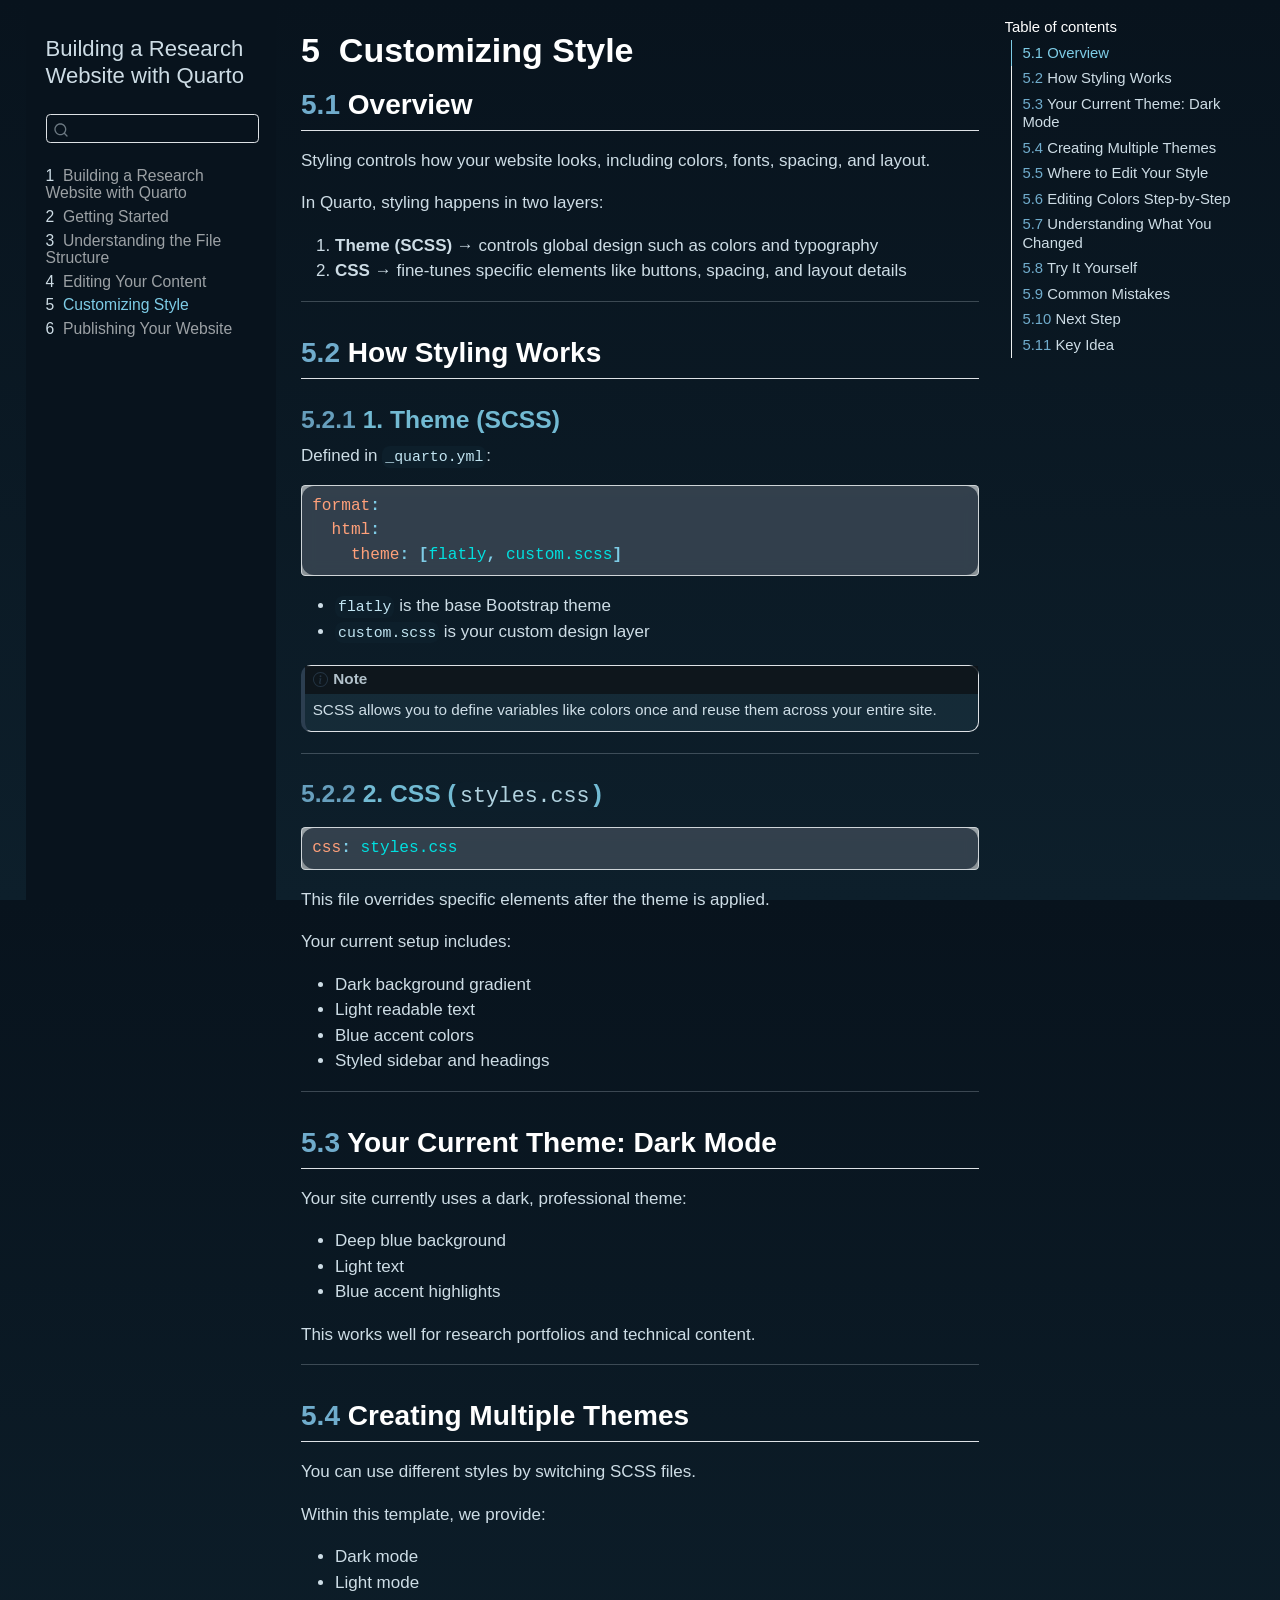
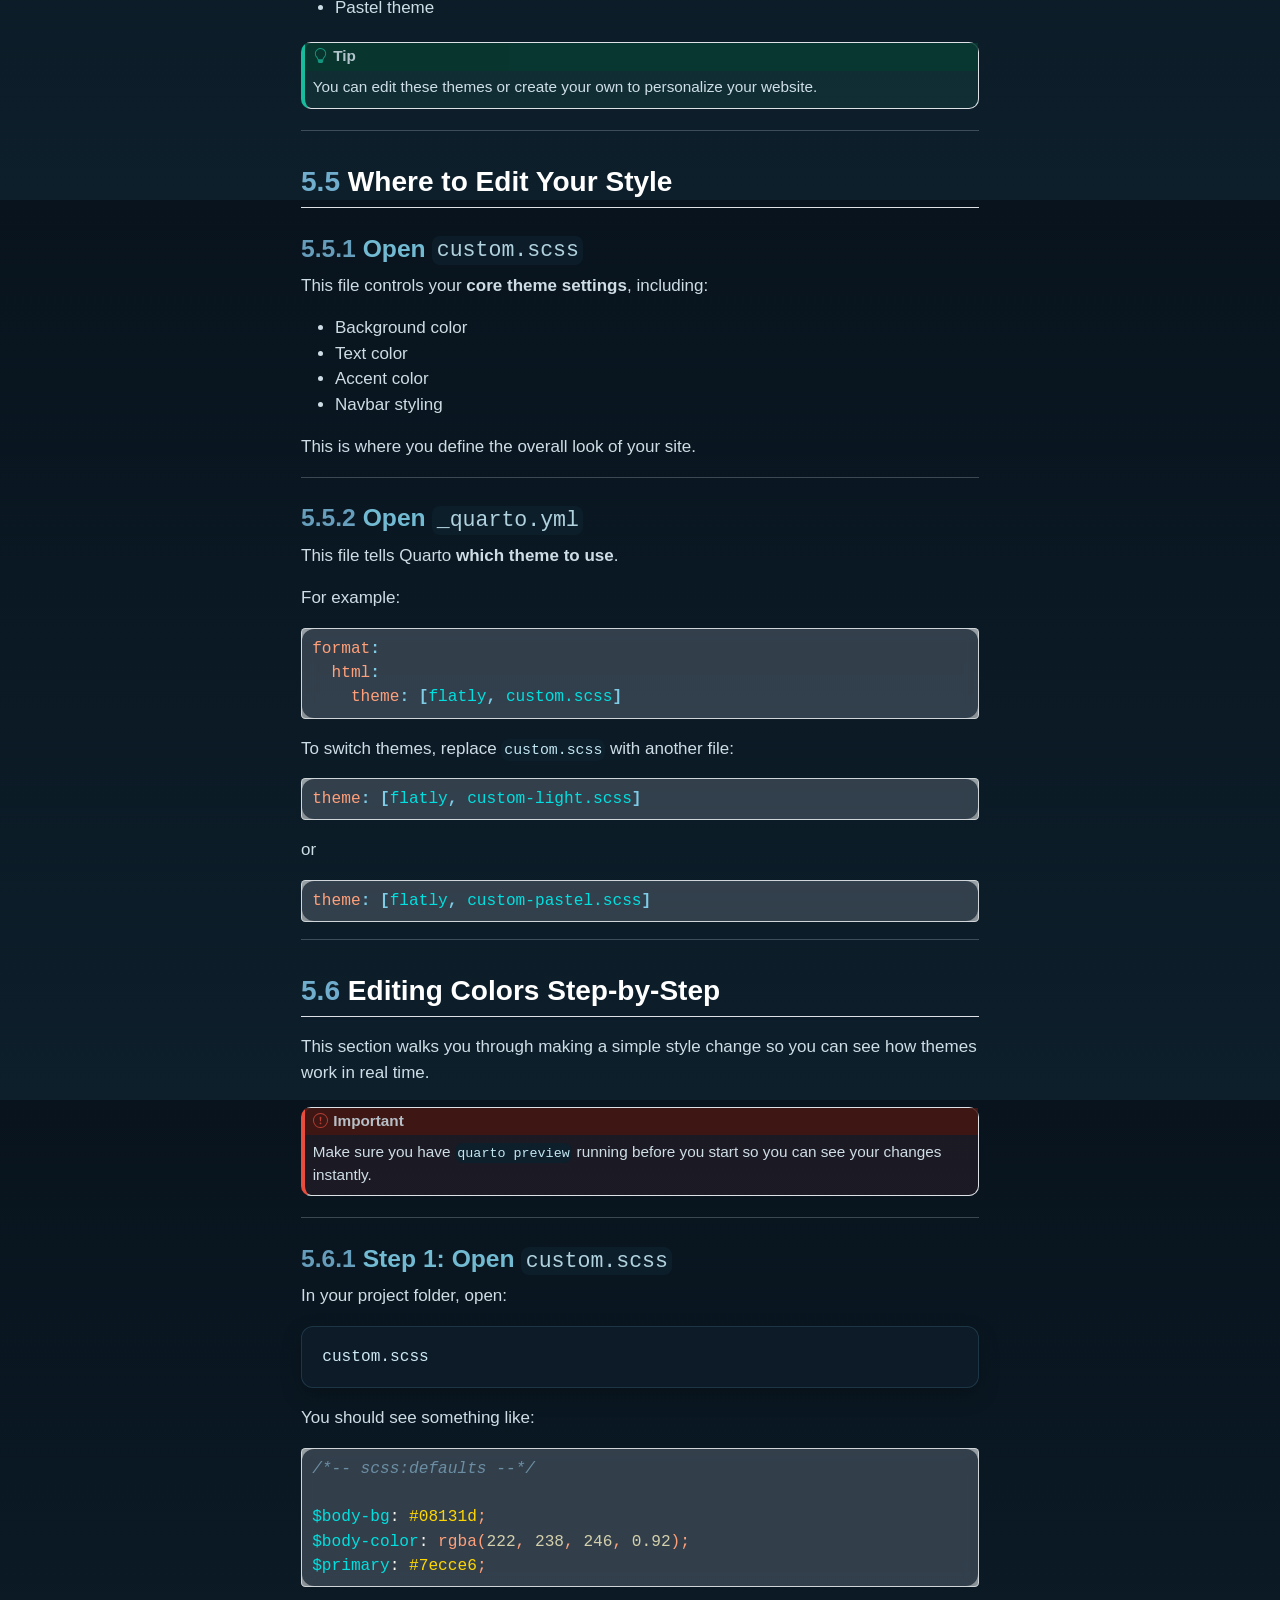
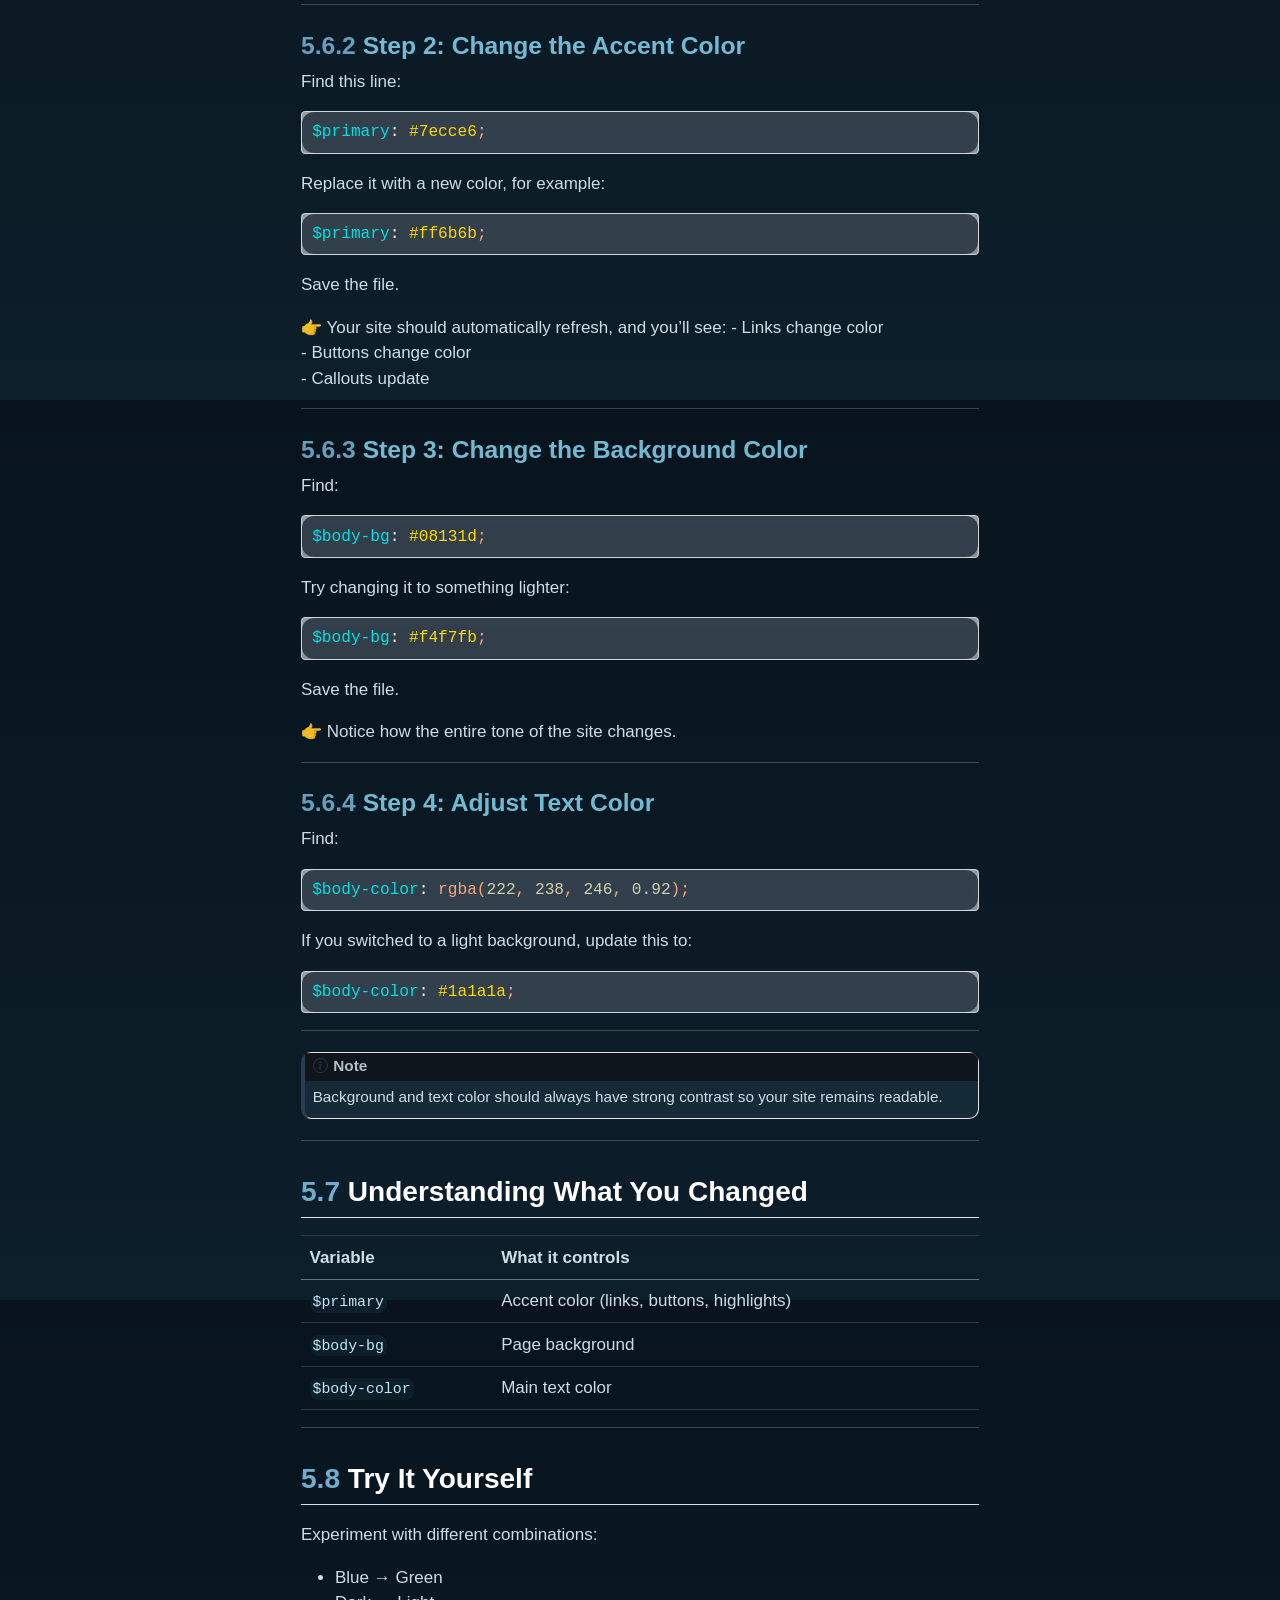
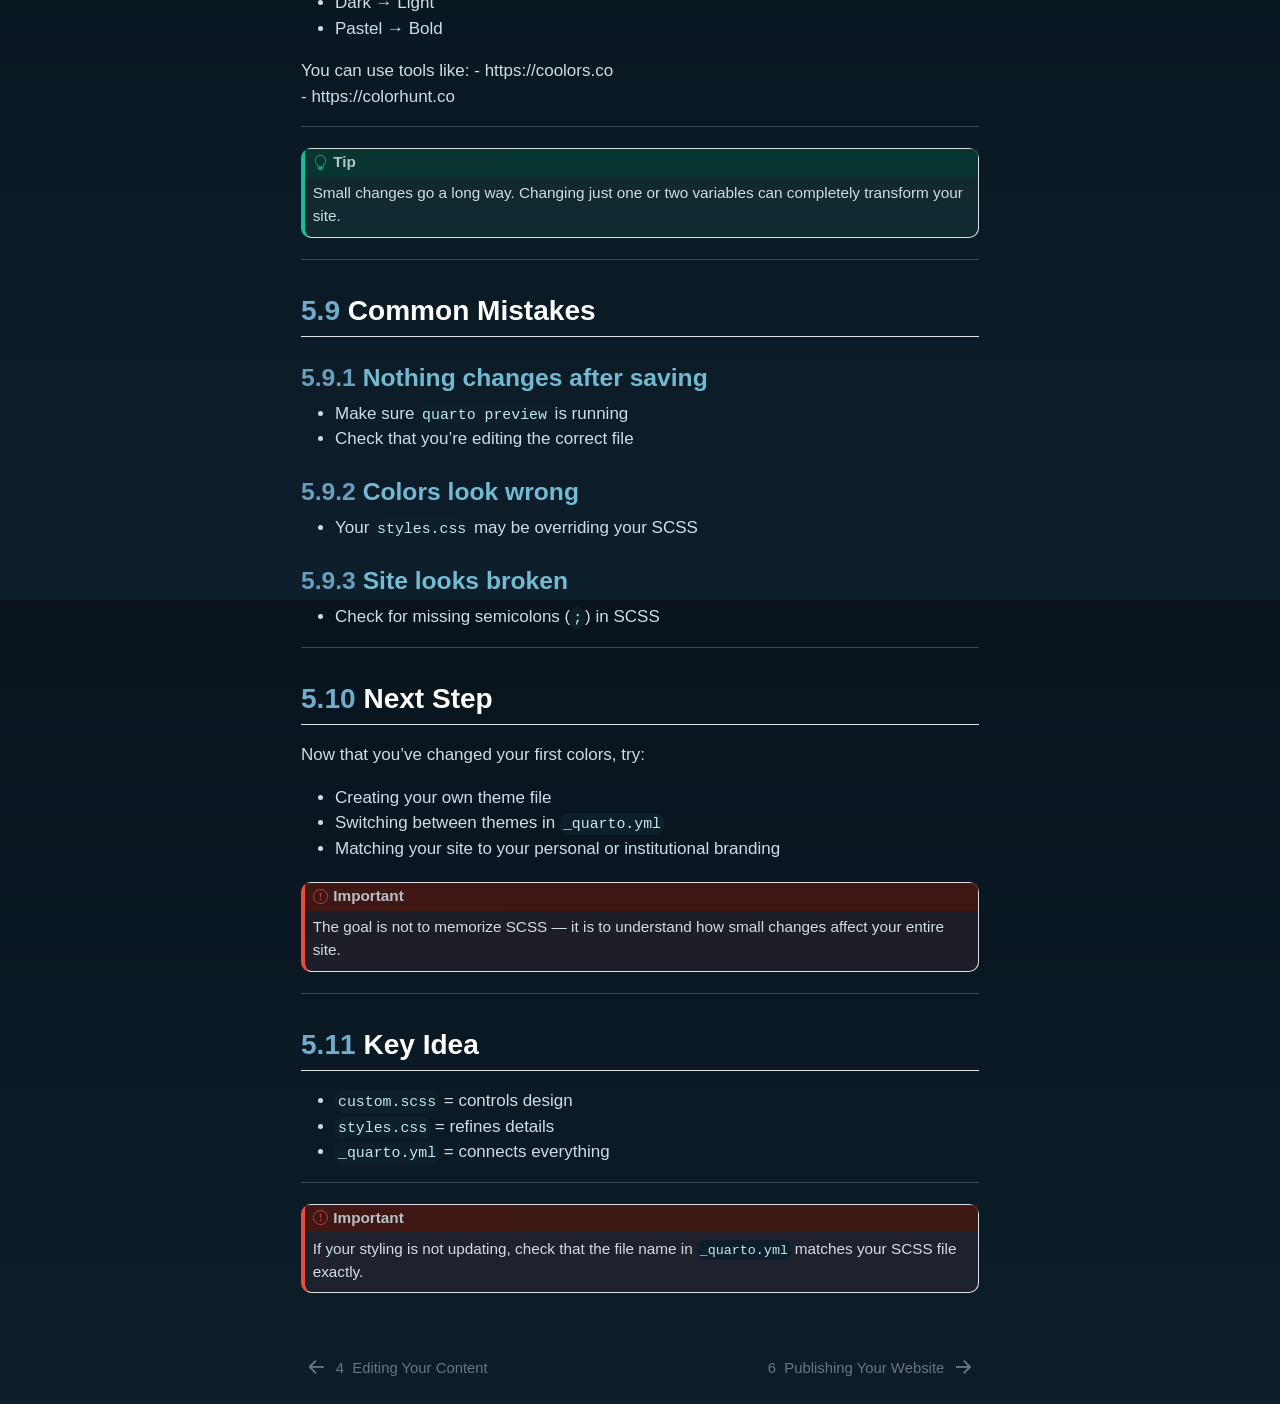
<file: _book/04-styling.html>
<!DOCTYPE html>
<html xmlns="http://www.w3.org/1999/xhtml" lang="en" xml:lang="en"><head>

<meta charset="utf-8">
<meta name="generator" content="quarto-1.7.32">

<meta name="viewport" content="width=device-width, initial-scale=1.0, user-scalable=yes">


<title>5&nbsp; Customizing Style – Building a Research Website with Quarto</title>
<style>
code{white-space: pre-wrap;}
span.smallcaps{font-variant: small-caps;}
div.columns{display: flex; gap: min(4vw, 1.5em);}
div.column{flex: auto; overflow-x: auto;}
div.hanging-indent{margin-left: 1.5em; text-indent: -1.5em;}
ul.task-list{list-style: none;}
ul.task-list li input[type="checkbox"] {
  width: 0.8em;
  margin: 0 0.8em 0.2em -1em; /* quarto-specific, see https://github.com/quarto-dev/quarto-cli/issues/4556 */ 
  vertical-align: middle;
}
/* CSS for syntax highlighting */
html { -webkit-text-size-adjust: 100%; }
pre > code.sourceCode { white-space: pre; position: relative; }
pre > code.sourceCode > span { display: inline-block; line-height: 1.25; }
pre > code.sourceCode > span:empty { height: 1.2em; }
.sourceCode { overflow: visible; }
code.sourceCode > span { color: inherit; text-decoration: inherit; }
div.sourceCode { margin: 1em 0; }
pre.sourceCode { margin: 0; }
@media screen {
div.sourceCode { overflow: auto; }
}
@media print {
pre > code.sourceCode { white-space: pre-wrap; }
pre > code.sourceCode > span { text-indent: -5em; padding-left: 5em; }
}
pre.numberSource code
  { counter-reset: source-line 0; }
pre.numberSource code > span
  { position: relative; left: -4em; counter-increment: source-line; }
pre.numberSource code > span > a:first-child::before
  { content: counter(source-line);
    position: relative; left: -1em; text-align: right; vertical-align: baseline;
    border: none; display: inline-block;
    -webkit-touch-callout: none; -webkit-user-select: none;
    -khtml-user-select: none; -moz-user-select: none;
    -ms-user-select: none; user-select: none;
    padding: 0 4px; width: 4em;
  }
pre.numberSource { margin-left: 3em;  padding-left: 4px; }
div.sourceCode
  {   }
@media screen {
pre > code.sourceCode > span > a:first-child::before { text-decoration: underline; }
}
</style>


<script src="site_libs/quarto-nav/quarto-nav.js"></script>
<script src="site_libs/quarto-nav/headroom.min.js"></script>
<script src="site_libs/clipboard/clipboard.min.js"></script>
<script src="site_libs/quarto-search/autocomplete.umd.js"></script>
<script src="site_libs/quarto-search/fuse.min.js"></script>
<script src="site_libs/quarto-search/quarto-search.js"></script>
<meta name="quarto:offset" content="./">
<link href="./05-publishing.html" rel="next">
<link href="./03-editing.html" rel="prev">
<script src="site_libs/quarto-html/quarto.js" type="module"></script>
<script src="site_libs/quarto-html/tabsets/tabsets.js" type="module"></script>
<script src="site_libs/quarto-html/popper.min.js"></script>
<script src="site_libs/quarto-html/tippy.umd.min.js"></script>
<script src="site_libs/quarto-html/anchor.min.js"></script>
<link href="site_libs/quarto-html/tippy.css" rel="stylesheet">
<link href="site_libs/quarto-html/quarto-syntax-highlighting-dark-2fef5ea3f8957b3e4ecc936fc74692ca.css" rel="stylesheet" id="quarto-text-highlighting-styles">
<script src="site_libs/bootstrap/bootstrap.min.js"></script>
<link href="site_libs/bootstrap/bootstrap-icons.css" rel="stylesheet">
<link href="site_libs/bootstrap/bootstrap-cca8fdf2eb67be8a044680ae3fe9ec6b.min.css" rel="stylesheet" append-hash="true" id="quarto-bootstrap" data-mode="dark">
<script id="quarto-search-options" type="application/json">{
  "location": "sidebar",
  "copy-button": false,
  "collapse-after": 3,
  "panel-placement": "start",
  "type": "textbox",
  "limit": 50,
  "keyboard-shortcut": [
    "f",
    "/",
    "s"
  ],
  "show-item-context": false,
  "language": {
    "search-no-results-text": "No results",
    "search-matching-documents-text": "matching documents",
    "search-copy-link-title": "Copy link to search",
    "search-hide-matches-text": "Hide additional matches",
    "search-more-match-text": "more match in this document",
    "search-more-matches-text": "more matches in this document",
    "search-clear-button-title": "Clear",
    "search-text-placeholder": "",
    "search-detached-cancel-button-title": "Cancel",
    "search-submit-button-title": "Submit",
    "search-label": "Search"
  }
}</script>


<link rel="stylesheet" href="styles.css">
</head>

<body class="nav-sidebar floating quarto-light">

<div id="quarto-search-results"></div>
  <header id="quarto-header" class="headroom fixed-top">
  <nav class="quarto-secondary-nav">
    <div class="container-fluid d-flex">
      <button type="button" class="quarto-btn-toggle btn" data-bs-toggle="collapse" role="button" data-bs-target=".quarto-sidebar-collapse-item" aria-controls="quarto-sidebar" aria-expanded="false" aria-label="Toggle sidebar navigation" onclick="if (window.quartoToggleHeadroom) { window.quartoToggleHeadroom(); }">
        <i class="bi bi-layout-text-sidebar-reverse"></i>
      </button>
        <nav class="quarto-page-breadcrumbs" aria-label="breadcrumb"><ol class="breadcrumb"><li class="breadcrumb-item"><a href="./04-styling.html"><span class="chapter-number">5</span>&nbsp; <span class="chapter-title">Customizing Style</span></a></li></ol></nav>
        <a class="flex-grow-1" role="navigation" data-bs-toggle="collapse" data-bs-target=".quarto-sidebar-collapse-item" aria-controls="quarto-sidebar" aria-expanded="false" aria-label="Toggle sidebar navigation" onclick="if (window.quartoToggleHeadroom) { window.quartoToggleHeadroom(); }">      
        </a>
      <button type="button" class="btn quarto-search-button" aria-label="Search" onclick="window.quartoOpenSearch();">
        <i class="bi bi-search"></i>
      </button>
    </div>
  </nav>
</header>
<!-- content -->
<div id="quarto-content" class="quarto-container page-columns page-rows-contents page-layout-article">
<!-- sidebar -->
  <nav id="quarto-sidebar" class="sidebar collapse collapse-horizontal quarto-sidebar-collapse-item sidebar-navigation floating overflow-auto">
    <div class="pt-lg-2 mt-2 text-left sidebar-header">
    <div class="sidebar-title mb-0 py-0">
      <a href="./">Building a Research Website with Quarto</a> 
    </div>
      </div>
        <div class="mt-2 flex-shrink-0 align-items-center">
        <div class="sidebar-search">
        <div id="quarto-search" class="" title="Search"></div>
        </div>
        </div>
    <div class="sidebar-menu-container"> 
    <ul class="list-unstyled mt-1">
        <li class="sidebar-item">
  <div class="sidebar-item-container"> 
  <a href="./index.html" class="sidebar-item-text sidebar-link">
 <span class="menu-text"><span class="chapter-number">1</span>&nbsp; <span class="chapter-title">Building a Research Website with Quarto</span></span></a>
  </div>
</li>
        <li class="sidebar-item">
  <div class="sidebar-item-container"> 
  <a href="./01-getting-started.html" class="sidebar-item-text sidebar-link">
 <span class="menu-text"><span class="chapter-number">2</span>&nbsp; <span class="chapter-title">Getting Started</span></span></a>
  </div>
</li>
        <li class="sidebar-item">
  <div class="sidebar-item-container"> 
  <a href="./02-structure.html" class="sidebar-item-text sidebar-link">
 <span class="menu-text"><span class="chapter-number">3</span>&nbsp; <span class="chapter-title">Understanding the File Structure</span></span></a>
  </div>
</li>
        <li class="sidebar-item">
  <div class="sidebar-item-container"> 
  <a href="./03-editing.html" class="sidebar-item-text sidebar-link">
 <span class="menu-text"><span class="chapter-number">4</span>&nbsp; <span class="chapter-title">Editing Your Content</span></span></a>
  </div>
</li>
        <li class="sidebar-item">
  <div class="sidebar-item-container"> 
  <a href="./04-styling.html" class="sidebar-item-text sidebar-link active">
 <span class="menu-text"><span class="chapter-number">5</span>&nbsp; <span class="chapter-title">Customizing Style</span></span></a>
  </div>
</li>
        <li class="sidebar-item">
  <div class="sidebar-item-container"> 
  <a href="./05-publishing.html" class="sidebar-item-text sidebar-link">
 <span class="menu-text"><span class="chapter-number">6</span>&nbsp; <span class="chapter-title">Publishing Your Website</span></span></a>
  </div>
</li>
    </ul>
    </div>
</nav>
<div id="quarto-sidebar-glass" class="quarto-sidebar-collapse-item" data-bs-toggle="collapse" data-bs-target=".quarto-sidebar-collapse-item"></div>
<!-- margin-sidebar -->
    <div id="quarto-margin-sidebar" class="sidebar margin-sidebar">
        <nav id="TOC" role="doc-toc" class="toc-active">
    <h2 id="toc-title">Table of contents</h2>
   
  <ul class="collapse">
  <li><a href="#overview" id="toc-overview" class="nav-link active" data-scroll-target="#overview"><span class="header-section-number">5.1</span> Overview</a></li>
  <li><a href="#how-styling-works" id="toc-how-styling-works" class="nav-link" data-scroll-target="#how-styling-works"><span class="header-section-number">5.2</span> How Styling Works</a></li>
  <li><a href="#your-current-theme-dark-mode" id="toc-your-current-theme-dark-mode" class="nav-link" data-scroll-target="#your-current-theme-dark-mode"><span class="header-section-number">5.3</span> Your Current Theme: Dark Mode</a></li>
  <li><a href="#creating-multiple-themes" id="toc-creating-multiple-themes" class="nav-link" data-scroll-target="#creating-multiple-themes"><span class="header-section-number">5.4</span> Creating Multiple Themes</a></li>
  <li><a href="#where-to-edit-your-style" id="toc-where-to-edit-your-style" class="nav-link" data-scroll-target="#where-to-edit-your-style"><span class="header-section-number">5.5</span> Where to Edit Your Style</a></li>
  <li><a href="#editing-colors-step-by-step" id="toc-editing-colors-step-by-step" class="nav-link" data-scroll-target="#editing-colors-step-by-step"><span class="header-section-number">5.6</span> Editing Colors Step-by-Step</a></li>
  <li><a href="#understanding-what-you-changed" id="toc-understanding-what-you-changed" class="nav-link" data-scroll-target="#understanding-what-you-changed"><span class="header-section-number">5.7</span> Understanding What You Changed</a></li>
  <li><a href="#try-it-yourself" id="toc-try-it-yourself" class="nav-link" data-scroll-target="#try-it-yourself"><span class="header-section-number">5.8</span> Try It Yourself</a></li>
  <li><a href="#common-mistakes" id="toc-common-mistakes" class="nav-link" data-scroll-target="#common-mistakes"><span class="header-section-number">5.9</span> Common Mistakes</a></li>
  <li><a href="#next-step" id="toc-next-step" class="nav-link" data-scroll-target="#next-step"><span class="header-section-number">5.10</span> Next Step</a></li>
  <li><a href="#key-idea" id="toc-key-idea" class="nav-link" data-scroll-target="#key-idea"><span class="header-section-number">5.11</span> Key Idea</a></li>
  </ul>
</nav>
    </div>
<!-- main -->
<main class="content" id="quarto-document-content">

<header id="title-block-header" class="quarto-title-block default">
<div class="quarto-title">
<h1 class="title"><span class="chapter-number">5</span>&nbsp; <span class="chapter-title">Customizing Style</span></h1>
</div>



<div class="quarto-title-meta">

    
  
    
  </div>
  


</header>


<section id="overview" class="level2" data-number="5.1">
<h2 data-number="5.1" class="anchored" data-anchor-id="overview"><span class="header-section-number">5.1</span> Overview</h2>
<p>Styling controls how your website looks, including colors, fonts, spacing, and layout.</p>
<p>In Quarto, styling happens in two layers:</p>
<ol type="1">
<li><strong>Theme (SCSS)</strong> → controls global design such as colors and typography<br>
</li>
<li><strong>CSS</strong> → fine-tunes specific elements like buttons, spacing, and layout details</li>
</ol>
<hr>
</section>
<section id="how-styling-works" class="level2" data-number="5.2">
<h2 data-number="5.2" class="anchored" data-anchor-id="how-styling-works"><span class="header-section-number">5.2</span> How Styling Works</h2>
<section id="theme-scss" class="level3" data-number="5.2.1">
<h3 data-number="5.2.1" class="anchored" data-anchor-id="theme-scss"><span class="header-section-number">5.2.1</span> 1. Theme (SCSS)</h3>
<p>Defined in <code>_quarto.yml</code>:</p>
<div class="sourceCode" id="cb1"><pre class="sourceCode yaml code-with-copy"><code class="sourceCode yaml"><span id="cb1-1"><a href="#cb1-1" aria-hidden="true" tabindex="-1"></a><span class="fu">format</span><span class="kw">:</span></span>
<span id="cb1-2"><a href="#cb1-2" aria-hidden="true" tabindex="-1"></a><span class="at">  </span><span class="fu">html</span><span class="kw">:</span></span>
<span id="cb1-3"><a href="#cb1-3" aria-hidden="true" tabindex="-1"></a><span class="at">    </span><span class="fu">theme</span><span class="kw">:</span><span class="at"> </span><span class="kw">[</span><span class="at">flatly</span><span class="kw">,</span><span class="at"> custom.scss</span><span class="kw">]</span></span></code><button title="Copy to Clipboard" class="code-copy-button"><i class="bi"></i></button></pre></div>
<ul>
<li><code>flatly</code> is the base Bootstrap theme<br>
</li>
<li><code>custom.scss</code> is your custom design layer</li>
</ul>
<div class="callout callout-style-default callout-note callout-titled">
<div class="callout-header d-flex align-content-center">
<div class="callout-icon-container">
<i class="callout-icon"></i>
</div>
<div class="callout-title-container flex-fill">
Note
</div>
</div>
<div class="callout-body-container callout-body">
<p>SCSS allows you to define variables like colors once and reuse them across your entire site.</p>
</div>
</div>
<hr>
</section>
<section id="css-styles.css" class="level3" data-number="5.2.2">
<h3 data-number="5.2.2" class="anchored" data-anchor-id="css-styles.css"><span class="header-section-number">5.2.2</span> 2. CSS (<code>styles.css</code>)</h3>
<div class="sourceCode" id="cb2"><pre class="sourceCode yaml code-with-copy"><code class="sourceCode yaml"><span id="cb2-1"><a href="#cb2-1" aria-hidden="true" tabindex="-1"></a><span class="fu">css</span><span class="kw">:</span><span class="at"> styles.css</span></span></code><button title="Copy to Clipboard" class="code-copy-button"><i class="bi"></i></button></pre></div>
<p>This file overrides specific elements after the theme is applied.</p>
<p>Your current setup includes:</p>
<ul>
<li>Dark background gradient<br>
</li>
<li>Light readable text<br>
</li>
<li>Blue accent colors<br>
</li>
<li>Styled sidebar and headings</li>
</ul>
<hr>
</section>
</section>
<section id="your-current-theme-dark-mode" class="level2" data-number="5.3">
<h2 data-number="5.3" class="anchored" data-anchor-id="your-current-theme-dark-mode"><span class="header-section-number">5.3</span> Your Current Theme: Dark Mode</h2>
<p>Your site currently uses a dark, professional theme:</p>
<ul>
<li>Deep blue background<br>
</li>
<li>Light text<br>
</li>
<li>Blue accent highlights</li>
</ul>
<p>This works well for research portfolios and technical content.</p>
<hr>
</section>
<section id="creating-multiple-themes" class="level2" data-number="5.4">
<h2 data-number="5.4" class="anchored" data-anchor-id="creating-multiple-themes"><span class="header-section-number">5.4</span> Creating Multiple Themes</h2>
<p>You can use different styles by switching SCSS files.</p>
<p>Within this template, we provide:</p>
<ul>
<li>Dark mode<br>
</li>
<li>Light mode<br>
</li>
<li>Pastel theme</li>
</ul>
<div class="callout callout-style-default callout-tip callout-titled">
<div class="callout-header d-flex align-content-center">
<div class="callout-icon-container">
<i class="callout-icon"></i>
</div>
<div class="callout-title-container flex-fill">
Tip
</div>
</div>
<div class="callout-body-container callout-body">
<p>You can edit these themes or create your own to personalize your website.</p>
</div>
</div>
<hr>
</section>
<section id="where-to-edit-your-style" class="level2" data-number="5.5">
<h2 data-number="5.5" class="anchored" data-anchor-id="where-to-edit-your-style"><span class="header-section-number">5.5</span> Where to Edit Your Style</h2>
<section id="open-custom.scss" class="level3" data-number="5.5.1">
<h3 data-number="5.5.1" class="anchored" data-anchor-id="open-custom.scss"><span class="header-section-number">5.5.1</span> Open <code>custom.scss</code></h3>
<p>This file controls your <strong>core theme settings</strong>, including:</p>
<ul>
<li>Background color<br>
</li>
<li>Text color<br>
</li>
<li>Accent color<br>
</li>
<li>Navbar styling</li>
</ul>
<p>This is where you define the overall look of your site.</p>
<hr>
</section>
<section id="open-_quarto.yml" class="level3" data-number="5.5.2">
<h3 data-number="5.5.2" class="anchored" data-anchor-id="open-_quarto.yml"><span class="header-section-number">5.5.2</span> Open <code>_quarto.yml</code></h3>
<p>This file tells Quarto <strong>which theme to use</strong>.</p>
<p>For example:</p>
<div class="sourceCode" id="cb3"><pre class="sourceCode yaml code-with-copy"><code class="sourceCode yaml"><span id="cb3-1"><a href="#cb3-1" aria-hidden="true" tabindex="-1"></a><span class="fu">format</span><span class="kw">:</span></span>
<span id="cb3-2"><a href="#cb3-2" aria-hidden="true" tabindex="-1"></a><span class="at">  </span><span class="fu">html</span><span class="kw">:</span></span>
<span id="cb3-3"><a href="#cb3-3" aria-hidden="true" tabindex="-1"></a><span class="at">    </span><span class="fu">theme</span><span class="kw">:</span><span class="at"> </span><span class="kw">[</span><span class="at">flatly</span><span class="kw">,</span><span class="at"> custom.scss</span><span class="kw">]</span></span></code><button title="Copy to Clipboard" class="code-copy-button"><i class="bi"></i></button></pre></div>
<p>To switch themes, replace <code>custom.scss</code> with another file:</p>
<div class="sourceCode" id="cb4"><pre class="sourceCode yaml code-with-copy"><code class="sourceCode yaml"><span id="cb4-1"><a href="#cb4-1" aria-hidden="true" tabindex="-1"></a><span class="fu">theme</span><span class="kw">:</span><span class="at"> </span><span class="kw">[</span><span class="at">flatly</span><span class="kw">,</span><span class="at"> custom-light.scss</span><span class="kw">]</span></span></code><button title="Copy to Clipboard" class="code-copy-button"><i class="bi"></i></button></pre></div>
<p>or</p>
<div class="sourceCode" id="cb5"><pre class="sourceCode yaml code-with-copy"><code class="sourceCode yaml"><span id="cb5-1"><a href="#cb5-1" aria-hidden="true" tabindex="-1"></a><span class="fu">theme</span><span class="kw">:</span><span class="at"> </span><span class="kw">[</span><span class="at">flatly</span><span class="kw">,</span><span class="at"> custom-pastel.scss</span><span class="kw">]</span></span></code><button title="Copy to Clipboard" class="code-copy-button"><i class="bi"></i></button></pre></div>
<hr>
</section>
</section>
<section id="editing-colors-step-by-step" class="level2" data-number="5.6">
<h2 data-number="5.6" class="anchored" data-anchor-id="editing-colors-step-by-step"><span class="header-section-number">5.6</span> Editing Colors Step-by-Step</h2>
<p>This section walks you through making a simple style change so you can see how themes work in real time.</p>
<div class="callout callout-style-default callout-important callout-titled">
<div class="callout-header d-flex align-content-center">
<div class="callout-icon-container">
<i class="callout-icon"></i>
</div>
<div class="callout-title-container flex-fill">
Important
</div>
</div>
<div class="callout-body-container callout-body">
<p>Make sure you have <code>quarto preview</code> running before you start so you can see your changes instantly.</p>
</div>
</div>
<hr>
<section id="step-1-open-custom.scss" class="level3" data-number="5.6.1">
<h3 data-number="5.6.1" class="anchored" data-anchor-id="step-1-open-custom.scss"><span class="header-section-number">5.6.1</span> Step 1: Open <code>custom.scss</code></h3>
<p>In your project folder, open:</p>
<pre><code>custom.scss</code></pre>
<p>You should see something like:</p>
<div class="sourceCode" id="cb7"><pre class="sourceCode scss code-with-copy"><code class="sourceCode scss"><span id="cb7-1"><a href="#cb7-1" aria-hidden="true" tabindex="-1"></a><span class="co">/*-- scss:defaults --*/</span></span>
<span id="cb7-2"><a href="#cb7-2" aria-hidden="true" tabindex="-1"></a></span>
<span id="cb7-3"><a href="#cb7-3" aria-hidden="true" tabindex="-1"></a><span class="va">$body-bg</span>: <span class="cn">#08131d</span><span class="op">;</span></span>
<span id="cb7-4"><a href="#cb7-4" aria-hidden="true" tabindex="-1"></a><span class="va">$body-color</span>: <span class="fu">rgba(</span><span class="dv">222</span><span class="op">,</span> <span class="dv">238</span><span class="op">,</span> <span class="dv">246</span><span class="op">,</span> <span class="dv">0.92</span><span class="fu">)</span><span class="op">;</span></span>
<span id="cb7-5"><a href="#cb7-5" aria-hidden="true" tabindex="-1"></a><span class="va">$primary</span>: <span class="cn">#7ecce6</span><span class="op">;</span></span></code><button title="Copy to Clipboard" class="code-copy-button"><i class="bi"></i></button></pre></div>
<hr>
</section>
<section id="step-2-change-the-accent-color" class="level3" data-number="5.6.2">
<h3 data-number="5.6.2" class="anchored" data-anchor-id="step-2-change-the-accent-color"><span class="header-section-number">5.6.2</span> Step 2: Change the Accent Color</h3>
<p>Find this line:</p>
<div class="sourceCode" id="cb8"><pre class="sourceCode scss code-with-copy"><code class="sourceCode scss"><span id="cb8-1"><a href="#cb8-1" aria-hidden="true" tabindex="-1"></a><span class="va">$primary</span>: <span class="cn">#7ecce6</span><span class="op">;</span></span></code><button title="Copy to Clipboard" class="code-copy-button"><i class="bi"></i></button></pre></div>
<p>Replace it with a new color, for example:</p>
<div class="sourceCode" id="cb9"><pre class="sourceCode scss code-with-copy"><code class="sourceCode scss"><span id="cb9-1"><a href="#cb9-1" aria-hidden="true" tabindex="-1"></a><span class="va">$primary</span>: <span class="cn">#ff6b6b</span><span class="op">;</span></span></code><button title="Copy to Clipboard" class="code-copy-button"><i class="bi"></i></button></pre></div>
<p>Save the file.</p>
<p>👉 Your site should automatically refresh, and you’ll see: - Links change color<br>
- Buttons change color<br>
- Callouts update</p>
<hr>
</section>
<section id="step-3-change-the-background-color" class="level3" data-number="5.6.3">
<h3 data-number="5.6.3" class="anchored" data-anchor-id="step-3-change-the-background-color"><span class="header-section-number">5.6.3</span> Step 3: Change the Background Color</h3>
<p>Find:</p>
<div class="sourceCode" id="cb10"><pre class="sourceCode scss code-with-copy"><code class="sourceCode scss"><span id="cb10-1"><a href="#cb10-1" aria-hidden="true" tabindex="-1"></a><span class="va">$body-bg</span>: <span class="cn">#08131d</span><span class="op">;</span></span></code><button title="Copy to Clipboard" class="code-copy-button"><i class="bi"></i></button></pre></div>
<p>Try changing it to something lighter:</p>
<div class="sourceCode" id="cb11"><pre class="sourceCode scss code-with-copy"><code class="sourceCode scss"><span id="cb11-1"><a href="#cb11-1" aria-hidden="true" tabindex="-1"></a><span class="va">$body-bg</span>: <span class="cn">#f4f7fb</span><span class="op">;</span></span></code><button title="Copy to Clipboard" class="code-copy-button"><i class="bi"></i></button></pre></div>
<p>Save the file.</p>
<p>👉 Notice how the entire tone of the site changes.</p>
<hr>
</section>
<section id="step-4-adjust-text-color" class="level3" data-number="5.6.4">
<h3 data-number="5.6.4" class="anchored" data-anchor-id="step-4-adjust-text-color"><span class="header-section-number">5.6.4</span> Step 4: Adjust Text Color</h3>
<p>Find:</p>
<div class="sourceCode" id="cb12"><pre class="sourceCode scss code-with-copy"><code class="sourceCode scss"><span id="cb12-1"><a href="#cb12-1" aria-hidden="true" tabindex="-1"></a><span class="va">$body-color</span>: <span class="fu">rgba(</span><span class="dv">222</span><span class="op">,</span> <span class="dv">238</span><span class="op">,</span> <span class="dv">246</span><span class="op">,</span> <span class="dv">0.92</span><span class="fu">)</span><span class="op">;</span></span></code><button title="Copy to Clipboard" class="code-copy-button"><i class="bi"></i></button></pre></div>
<p>If you switched to a light background, update this to:</p>
<div class="sourceCode" id="cb13"><pre class="sourceCode scss code-with-copy"><code class="sourceCode scss"><span id="cb13-1"><a href="#cb13-1" aria-hidden="true" tabindex="-1"></a><span class="va">$body-color</span>: <span class="cn">#1a1a1a</span><span class="op">;</span></span></code><button title="Copy to Clipboard" class="code-copy-button"><i class="bi"></i></button></pre></div>
<hr>
<div class="callout callout-style-default callout-note callout-titled">
<div class="callout-header d-flex align-content-center">
<div class="callout-icon-container">
<i class="callout-icon"></i>
</div>
<div class="callout-title-container flex-fill">
Note
</div>
</div>
<div class="callout-body-container callout-body">
<p>Background and text color should always have strong contrast so your site remains readable.</p>
</div>
</div>
<hr>
</section>
</section>
<section id="understanding-what-you-changed" class="level2" data-number="5.7">
<h2 data-number="5.7" class="anchored" data-anchor-id="understanding-what-you-changed"><span class="header-section-number">5.7</span> Understanding What You Changed</h2>
<table class="caption-top table">
<thead>
<tr class="header">
<th>Variable</th>
<th>What it controls</th>
</tr>
</thead>
<tbody>
<tr class="odd">
<td><code>$primary</code></td>
<td>Accent color (links, buttons, highlights)</td>
</tr>
<tr class="even">
<td><code>$body-bg</code></td>
<td>Page background</td>
</tr>
<tr class="odd">
<td><code>$body-color</code></td>
<td>Main text color</td>
</tr>
</tbody>
</table>
<hr>
</section>
<section id="try-it-yourself" class="level2" data-number="5.8">
<h2 data-number="5.8" class="anchored" data-anchor-id="try-it-yourself"><span class="header-section-number">5.8</span> Try It Yourself</h2>
<p>Experiment with different combinations:</p>
<ul>
<li>Blue → Green<br>
</li>
<li>Dark → Light<br>
</li>
<li>Pastel → Bold</li>
</ul>
<p>You can use tools like: - https://coolors.co<br>
- https://colorhunt.co</p>
<hr>
<div class="callout callout-style-default callout-tip callout-titled">
<div class="callout-header d-flex align-content-center">
<div class="callout-icon-container">
<i class="callout-icon"></i>
</div>
<div class="callout-title-container flex-fill">
Tip
</div>
</div>
<div class="callout-body-container callout-body">
<p>Small changes go a long way. Changing just one or two variables can completely transform your site.</p>
</div>
</div>
<hr>
</section>
<section id="common-mistakes" class="level2" data-number="5.9">
<h2 data-number="5.9" class="anchored" data-anchor-id="common-mistakes"><span class="header-section-number">5.9</span> Common Mistakes</h2>
<section id="nothing-changes-after-saving" class="level3" data-number="5.9.1">
<h3 data-number="5.9.1" class="anchored" data-anchor-id="nothing-changes-after-saving"><span class="header-section-number">5.9.1</span> Nothing changes after saving</h3>
<ul>
<li>Make sure <code>quarto preview</code> is running<br>
</li>
<li>Check that you’re editing the correct file</li>
</ul>
</section>
<section id="colors-look-wrong" class="level3" data-number="5.9.2">
<h3 data-number="5.9.2" class="anchored" data-anchor-id="colors-look-wrong"><span class="header-section-number">5.9.2</span> Colors look wrong</h3>
<ul>
<li>Your <code>styles.css</code> may be overriding your SCSS</li>
</ul>
</section>
<section id="site-looks-broken" class="level3" data-number="5.9.3">
<h3 data-number="5.9.3" class="anchored" data-anchor-id="site-looks-broken"><span class="header-section-number">5.9.3</span> Site looks broken</h3>
<ul>
<li>Check for missing semicolons (<code>;</code>) in SCSS</li>
</ul>
<hr>
</section>
</section>
<section id="next-step" class="level2" data-number="5.10">
<h2 data-number="5.10" class="anchored" data-anchor-id="next-step"><span class="header-section-number">5.10</span> Next Step</h2>
<p>Now that you’ve changed your first colors, try:</p>
<ul>
<li>Creating your own theme file<br>
</li>
<li>Switching between themes in <code>_quarto.yml</code><br>
</li>
<li>Matching your site to your personal or institutional branding</li>
</ul>
<div class="callout callout-style-default callout-important callout-titled">
<div class="callout-header d-flex align-content-center">
<div class="callout-icon-container">
<i class="callout-icon"></i>
</div>
<div class="callout-title-container flex-fill">
Important
</div>
</div>
<div class="callout-body-container callout-body">
<p>The goal is not to memorize SCSS — it is to understand how small changes affect your entire site.</p>
</div>
</div>
<hr>
</section>
<section id="key-idea" class="level2" data-number="5.11">
<h2 data-number="5.11" class="anchored" data-anchor-id="key-idea"><span class="header-section-number">5.11</span> Key Idea</h2>
<ul>
<li><code>custom.scss</code> = controls design<br>
</li>
<li><code>styles.css</code> = refines details<br>
</li>
<li><code>_quarto.yml</code> = connects everything</li>
</ul>
<hr>
<div class="callout callout-style-default callout-important callout-titled">
<div class="callout-header d-flex align-content-center">
<div class="callout-icon-container">
<i class="callout-icon"></i>
</div>
<div class="callout-title-container flex-fill">
Important
</div>
</div>
<div class="callout-body-container callout-body">
<p>If your styling is not updating, check that the file name in <code>_quarto.yml</code> matches your SCSS file exactly.</p>
</div>
</div>


</section>

</main> <!-- /main -->
<script id="quarto-html-after-body" type="application/javascript">
  window.document.addEventListener("DOMContentLoaded", function (event) {
    const icon = "";
    const anchorJS = new window.AnchorJS();
    anchorJS.options = {
      placement: 'right',
      icon: icon
    };
    anchorJS.add('.anchored');
    const isCodeAnnotation = (el) => {
      for (const clz of el.classList) {
        if (clz.startsWith('code-annotation-')) {                     
          return true;
        }
      }
      return false;
    }
    const onCopySuccess = function(e) {
      // button target
      const button = e.trigger;
      // don't keep focus
      button.blur();
      // flash "checked"
      button.classList.add('code-copy-button-checked');
      var currentTitle = button.getAttribute("title");
      button.setAttribute("title", "Copied!");
      let tooltip;
      if (window.bootstrap) {
        button.setAttribute("data-bs-toggle", "tooltip");
        button.setAttribute("data-bs-placement", "left");
        button.setAttribute("data-bs-title", "Copied!");
        tooltip = new bootstrap.Tooltip(button, 
          { trigger: "manual", 
            customClass: "code-copy-button-tooltip",
            offset: [0, -8]});
        tooltip.show();    
      }
      setTimeout(function() {
        if (tooltip) {
          tooltip.hide();
          button.removeAttribute("data-bs-title");
          button.removeAttribute("data-bs-toggle");
          button.removeAttribute("data-bs-placement");
        }
        button.setAttribute("title", currentTitle);
        button.classList.remove('code-copy-button-checked');
      }, 1000);
      // clear code selection
      e.clearSelection();
    }
    const getTextToCopy = function(trigger) {
        const codeEl = trigger.previousElementSibling.cloneNode(true);
        for (const childEl of codeEl.children) {
          if (isCodeAnnotation(childEl)) {
            childEl.remove();
          }
        }
        return codeEl.innerText;
    }
    const clipboard = new window.ClipboardJS('.code-copy-button:not([data-in-quarto-modal])', {
      text: getTextToCopy
    });
    clipboard.on('success', onCopySuccess);
    if (window.document.getElementById('quarto-embedded-source-code-modal')) {
      const clipboardModal = new window.ClipboardJS('.code-copy-button[data-in-quarto-modal]', {
        text: getTextToCopy,
        container: window.document.getElementById('quarto-embedded-source-code-modal')
      });
      clipboardModal.on('success', onCopySuccess);
    }
      var localhostRegex = new RegExp(/^(?:http|https):\/\/localhost\:?[0-9]*\//);
      var mailtoRegex = new RegExp(/^mailto:/);
        var filterRegex = new RegExp('/' + window.location.host + '/');
      var isInternal = (href) => {
          return filterRegex.test(href) || localhostRegex.test(href) || mailtoRegex.test(href);
      }
      // Inspect non-navigation links and adorn them if external
     var links = window.document.querySelectorAll('a[href]:not(.nav-link):not(.navbar-brand):not(.toc-action):not(.sidebar-link):not(.sidebar-item-toggle):not(.pagination-link):not(.no-external):not([aria-hidden]):not(.dropdown-item):not(.quarto-navigation-tool):not(.about-link)');
      for (var i=0; i<links.length; i++) {
        const link = links[i];
        if (!isInternal(link.href)) {
          // undo the damage that might have been done by quarto-nav.js in the case of
          // links that we want to consider external
          if (link.dataset.originalHref !== undefined) {
            link.href = link.dataset.originalHref;
          }
        }
      }
    function tippyHover(el, contentFn, onTriggerFn, onUntriggerFn) {
      const config = {
        allowHTML: true,
        maxWidth: 500,
        delay: 100,
        arrow: false,
        appendTo: function(el) {
            return el.parentElement;
        },
        interactive: true,
        interactiveBorder: 10,
        theme: 'quarto',
        placement: 'bottom-start',
      };
      if (contentFn) {
        config.content = contentFn;
      }
      if (onTriggerFn) {
        config.onTrigger = onTriggerFn;
      }
      if (onUntriggerFn) {
        config.onUntrigger = onUntriggerFn;
      }
      window.tippy(el, config); 
    }
    const noterefs = window.document.querySelectorAll('a[role="doc-noteref"]');
    for (var i=0; i<noterefs.length; i++) {
      const ref = noterefs[i];
      tippyHover(ref, function() {
        // use id or data attribute instead here
        let href = ref.getAttribute('data-footnote-href') || ref.getAttribute('href');
        try { href = new URL(href).hash; } catch {}
        const id = href.replace(/^#\/?/, "");
        const note = window.document.getElementById(id);
        if (note) {
          return note.innerHTML;
        } else {
          return "";
        }
      });
    }
    const xrefs = window.document.querySelectorAll('a.quarto-xref');
    const processXRef = (id, note) => {
      // Strip column container classes
      const stripColumnClz = (el) => {
        el.classList.remove("page-full", "page-columns");
        if (el.children) {
          for (const child of el.children) {
            stripColumnClz(child);
          }
        }
      }
      stripColumnClz(note)
      if (id === null || id.startsWith('sec-')) {
        // Special case sections, only their first couple elements
        const container = document.createElement("div");
        if (note.children && note.children.length > 2) {
          container.appendChild(note.children[0].cloneNode(true));
          for (let i = 1; i < note.children.length; i++) {
            const child = note.children[i];
            if (child.tagName === "P" && child.innerText === "") {
              continue;
            } else {
              container.appendChild(child.cloneNode(true));
              break;
            }
          }
          if (window.Quarto?.typesetMath) {
            window.Quarto.typesetMath(container);
          }
          return container.innerHTML
        } else {
          if (window.Quarto?.typesetMath) {
            window.Quarto.typesetMath(note);
          }
          return note.innerHTML;
        }
      } else {
        // Remove any anchor links if they are present
        const anchorLink = note.querySelector('a.anchorjs-link');
        if (anchorLink) {
          anchorLink.remove();
        }
        if (window.Quarto?.typesetMath) {
          window.Quarto.typesetMath(note);
        }
        if (note.classList.contains("callout")) {
          return note.outerHTML;
        } else {
          return note.innerHTML;
        }
      }
    }
    for (var i=0; i<xrefs.length; i++) {
      const xref = xrefs[i];
      tippyHover(xref, undefined, function(instance) {
        instance.disable();
        let url = xref.getAttribute('href');
        let hash = undefined; 
        if (url.startsWith('#')) {
          hash = url;
        } else {
          try { hash = new URL(url).hash; } catch {}
        }
        if (hash) {
          const id = hash.replace(/^#\/?/, "");
          const note = window.document.getElementById(id);
          if (note !== null) {
            try {
              const html = processXRef(id, note.cloneNode(true));
              instance.setContent(html);
            } finally {
              instance.enable();
              instance.show();
            }
          } else {
            // See if we can fetch this
            fetch(url.split('#')[0])
            .then(res => res.text())
            .then(html => {
              const parser = new DOMParser();
              const htmlDoc = parser.parseFromString(html, "text/html");
              const note = htmlDoc.getElementById(id);
              if (note !== null) {
                const html = processXRef(id, note);
                instance.setContent(html);
              } 
            }).finally(() => {
              instance.enable();
              instance.show();
            });
          }
        } else {
          // See if we can fetch a full url (with no hash to target)
          // This is a special case and we should probably do some content thinning / targeting
          fetch(url)
          .then(res => res.text())
          .then(html => {
            const parser = new DOMParser();
            const htmlDoc = parser.parseFromString(html, "text/html");
            const note = htmlDoc.querySelector('main.content');
            if (note !== null) {
              // This should only happen for chapter cross references
              // (since there is no id in the URL)
              // remove the first header
              if (note.children.length > 0 && note.children[0].tagName === "HEADER") {
                note.children[0].remove();
              }
              const html = processXRef(null, note);
              instance.setContent(html);
            } 
          }).finally(() => {
            instance.enable();
            instance.show();
          });
        }
      }, function(instance) {
      });
    }
        let selectedAnnoteEl;
        const selectorForAnnotation = ( cell, annotation) => {
          let cellAttr = 'data-code-cell="' + cell + '"';
          let lineAttr = 'data-code-annotation="' +  annotation + '"';
          const selector = 'span[' + cellAttr + '][' + lineAttr + ']';
          return selector;
        }
        const selectCodeLines = (annoteEl) => {
          const doc = window.document;
          const targetCell = annoteEl.getAttribute("data-target-cell");
          const targetAnnotation = annoteEl.getAttribute("data-target-annotation");
          const annoteSpan = window.document.querySelector(selectorForAnnotation(targetCell, targetAnnotation));
          const lines = annoteSpan.getAttribute("data-code-lines").split(",");
          const lineIds = lines.map((line) => {
            return targetCell + "-" + line;
          })
          let top = null;
          let height = null;
          let parent = null;
          if (lineIds.length > 0) {
              //compute the position of the single el (top and bottom and make a div)
              const el = window.document.getElementById(lineIds[0]);
              top = el.offsetTop;
              height = el.offsetHeight;
              parent = el.parentElement.parentElement;
            if (lineIds.length > 1) {
              const lastEl = window.document.getElementById(lineIds[lineIds.length - 1]);
              const bottom = lastEl.offsetTop + lastEl.offsetHeight;
              height = bottom - top;
            }
            if (top !== null && height !== null && parent !== null) {
              // cook up a div (if necessary) and position it 
              let div = window.document.getElementById("code-annotation-line-highlight");
              if (div === null) {
                div = window.document.createElement("div");
                div.setAttribute("id", "code-annotation-line-highlight");
                div.style.position = 'absolute';
                parent.appendChild(div);
              }
              div.style.top = top - 2 + "px";
              div.style.height = height + 4 + "px";
              div.style.left = 0;
              let gutterDiv = window.document.getElementById("code-annotation-line-highlight-gutter");
              if (gutterDiv === null) {
                gutterDiv = window.document.createElement("div");
                gutterDiv.setAttribute("id", "code-annotation-line-highlight-gutter");
                gutterDiv.style.position = 'absolute';
                const codeCell = window.document.getElementById(targetCell);
                const gutter = codeCell.querySelector('.code-annotation-gutter');
                gutter.appendChild(gutterDiv);
              }
              gutterDiv.style.top = top - 2 + "px";
              gutterDiv.style.height = height + 4 + "px";
            }
            selectedAnnoteEl = annoteEl;
          }
        };
        const unselectCodeLines = () => {
          const elementsIds = ["code-annotation-line-highlight", "code-annotation-line-highlight-gutter"];
          elementsIds.forEach((elId) => {
            const div = window.document.getElementById(elId);
            if (div) {
              div.remove();
            }
          });
          selectedAnnoteEl = undefined;
        };
          // Handle positioning of the toggle
      window.addEventListener(
        "resize",
        throttle(() => {
          elRect = undefined;
          if (selectedAnnoteEl) {
            selectCodeLines(selectedAnnoteEl);
          }
        }, 10)
      );
      function throttle(fn, ms) {
      let throttle = false;
      let timer;
        return (...args) => {
          if(!throttle) { // first call gets through
              fn.apply(this, args);
              throttle = true;
          } else { // all the others get throttled
              if(timer) clearTimeout(timer); // cancel #2
              timer = setTimeout(() => {
                fn.apply(this, args);
                timer = throttle = false;
              }, ms);
          }
        };
      }
        // Attach click handler to the DT
        const annoteDls = window.document.querySelectorAll('dt[data-target-cell]');
        for (const annoteDlNode of annoteDls) {
          annoteDlNode.addEventListener('click', (event) => {
            const clickedEl = event.target;
            if (clickedEl !== selectedAnnoteEl) {
              unselectCodeLines();
              const activeEl = window.document.querySelector('dt[data-target-cell].code-annotation-active');
              if (activeEl) {
                activeEl.classList.remove('code-annotation-active');
              }
              selectCodeLines(clickedEl);
              clickedEl.classList.add('code-annotation-active');
            } else {
              // Unselect the line
              unselectCodeLines();
              clickedEl.classList.remove('code-annotation-active');
            }
          });
        }
    const findCites = (el) => {
      const parentEl = el.parentElement;
      if (parentEl) {
        const cites = parentEl.dataset.cites;
        if (cites) {
          return {
            el,
            cites: cites.split(' ')
          };
        } else {
          return findCites(el.parentElement)
        }
      } else {
        return undefined;
      }
    };
    var bibliorefs = window.document.querySelectorAll('a[role="doc-biblioref"]');
    for (var i=0; i<bibliorefs.length; i++) {
      const ref = bibliorefs[i];
      const citeInfo = findCites(ref);
      if (citeInfo) {
        tippyHover(citeInfo.el, function() {
          var popup = window.document.createElement('div');
          citeInfo.cites.forEach(function(cite) {
            var citeDiv = window.document.createElement('div');
            citeDiv.classList.add('hanging-indent');
            citeDiv.classList.add('csl-entry');
            var biblioDiv = window.document.getElementById('ref-' + cite);
            if (biblioDiv) {
              citeDiv.innerHTML = biblioDiv.innerHTML;
            }
            popup.appendChild(citeDiv);
          });
          return popup.innerHTML;
        });
      }
    }
  });
  </script>
<nav class="page-navigation">
  <div class="nav-page nav-page-previous">
      <a href="./03-editing.html" class="pagination-link" aria-label="Editing Your Content">
        <i class="bi bi-arrow-left-short"></i> <span class="nav-page-text"><span class="chapter-number">4</span>&nbsp; <span class="chapter-title">Editing Your Content</span></span>
      </a>          
  </div>
  <div class="nav-page nav-page-next">
      <a href="./05-publishing.html" class="pagination-link" aria-label="Publishing Your Website">
        <span class="nav-page-text"><span class="chapter-number">6</span>&nbsp; <span class="chapter-title">Publishing Your Website</span></span> <i class="bi bi-arrow-right-short"></i>
      </a>
  </div>
</nav>
</div> <!-- /content -->




</body></html>
</file>
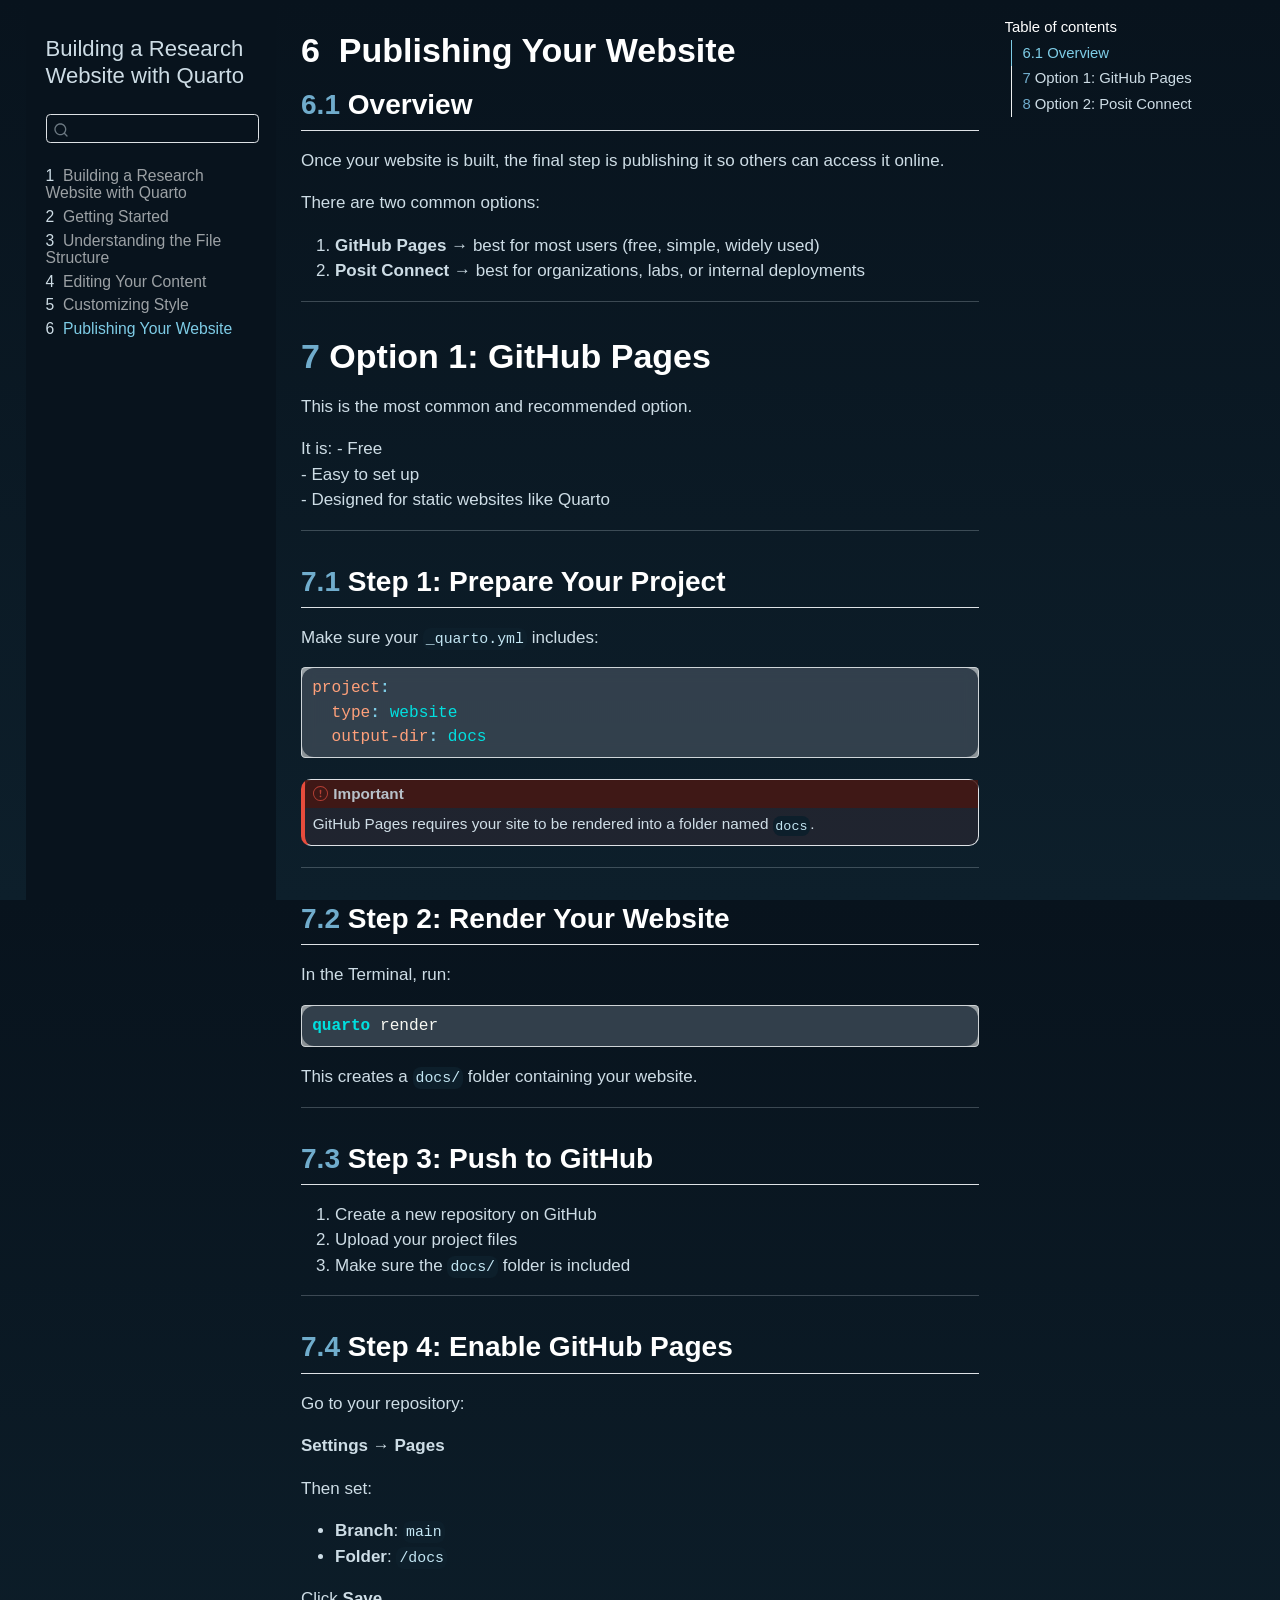
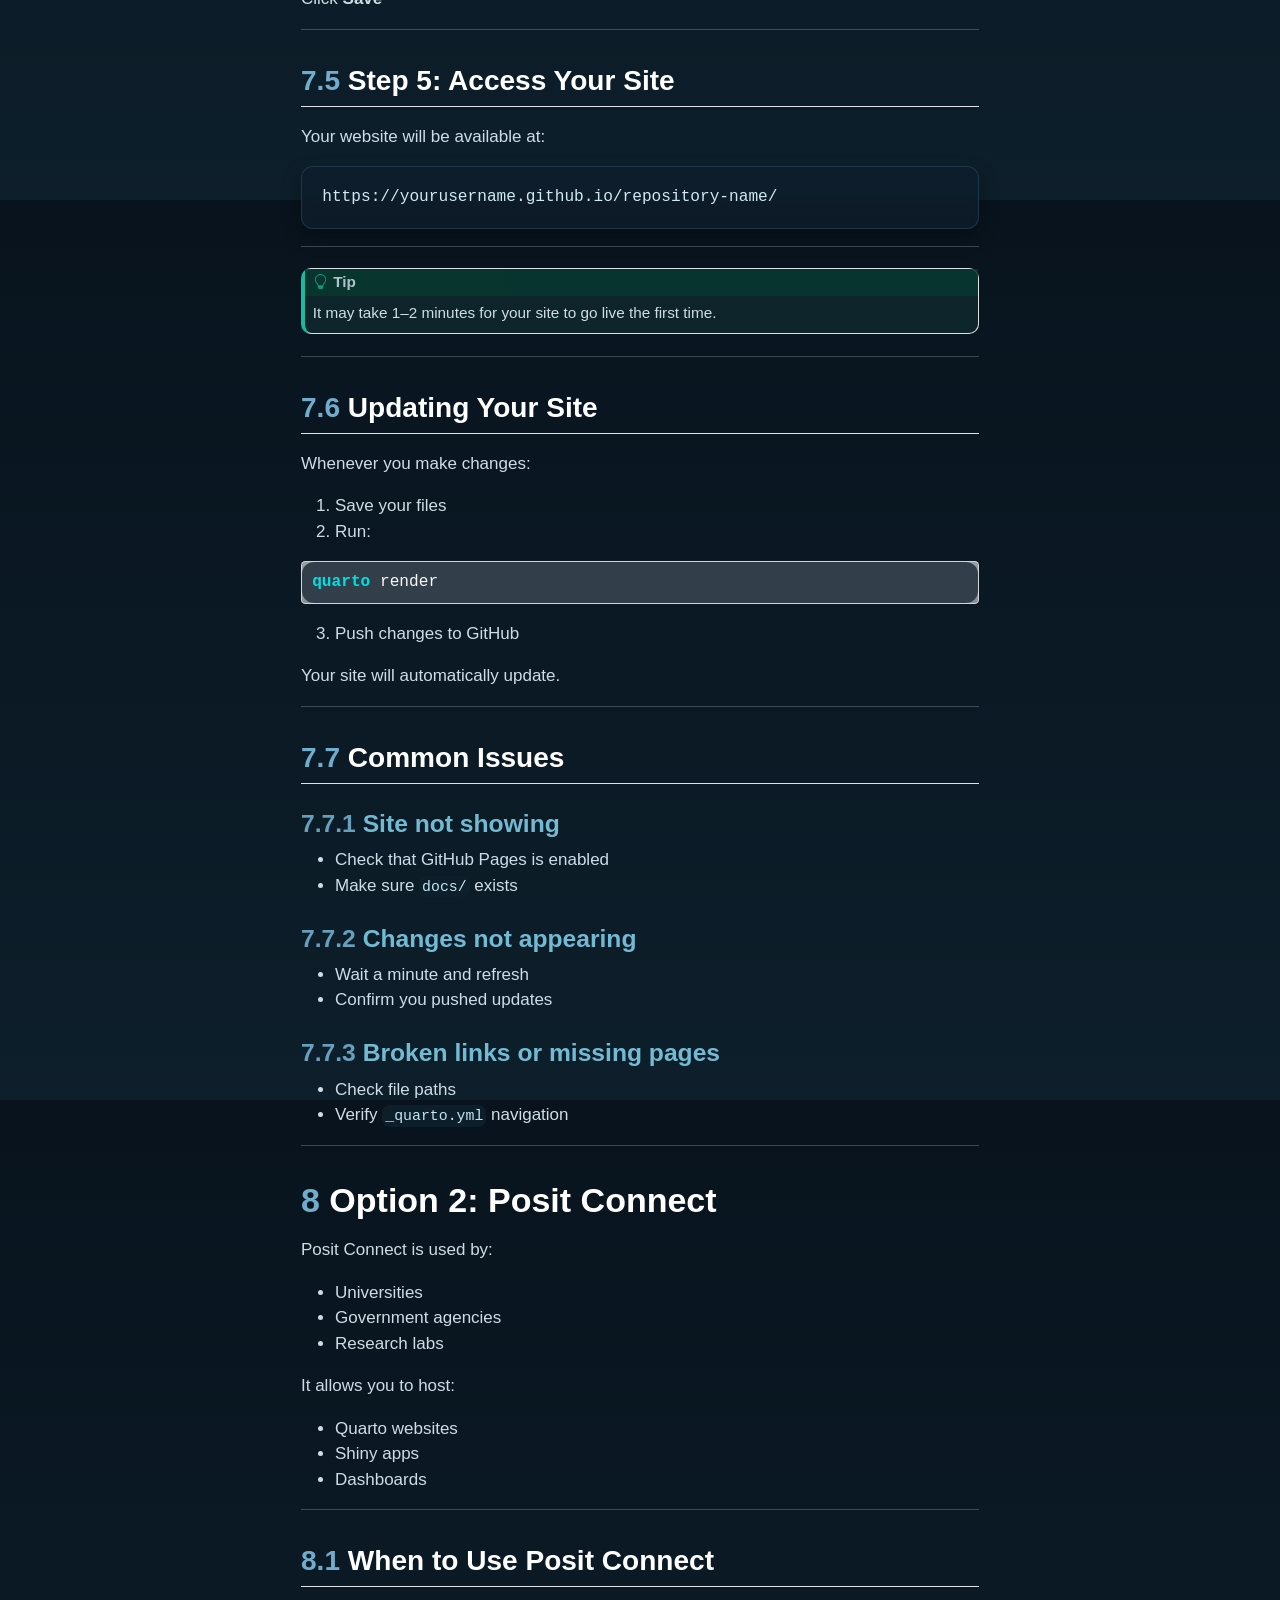
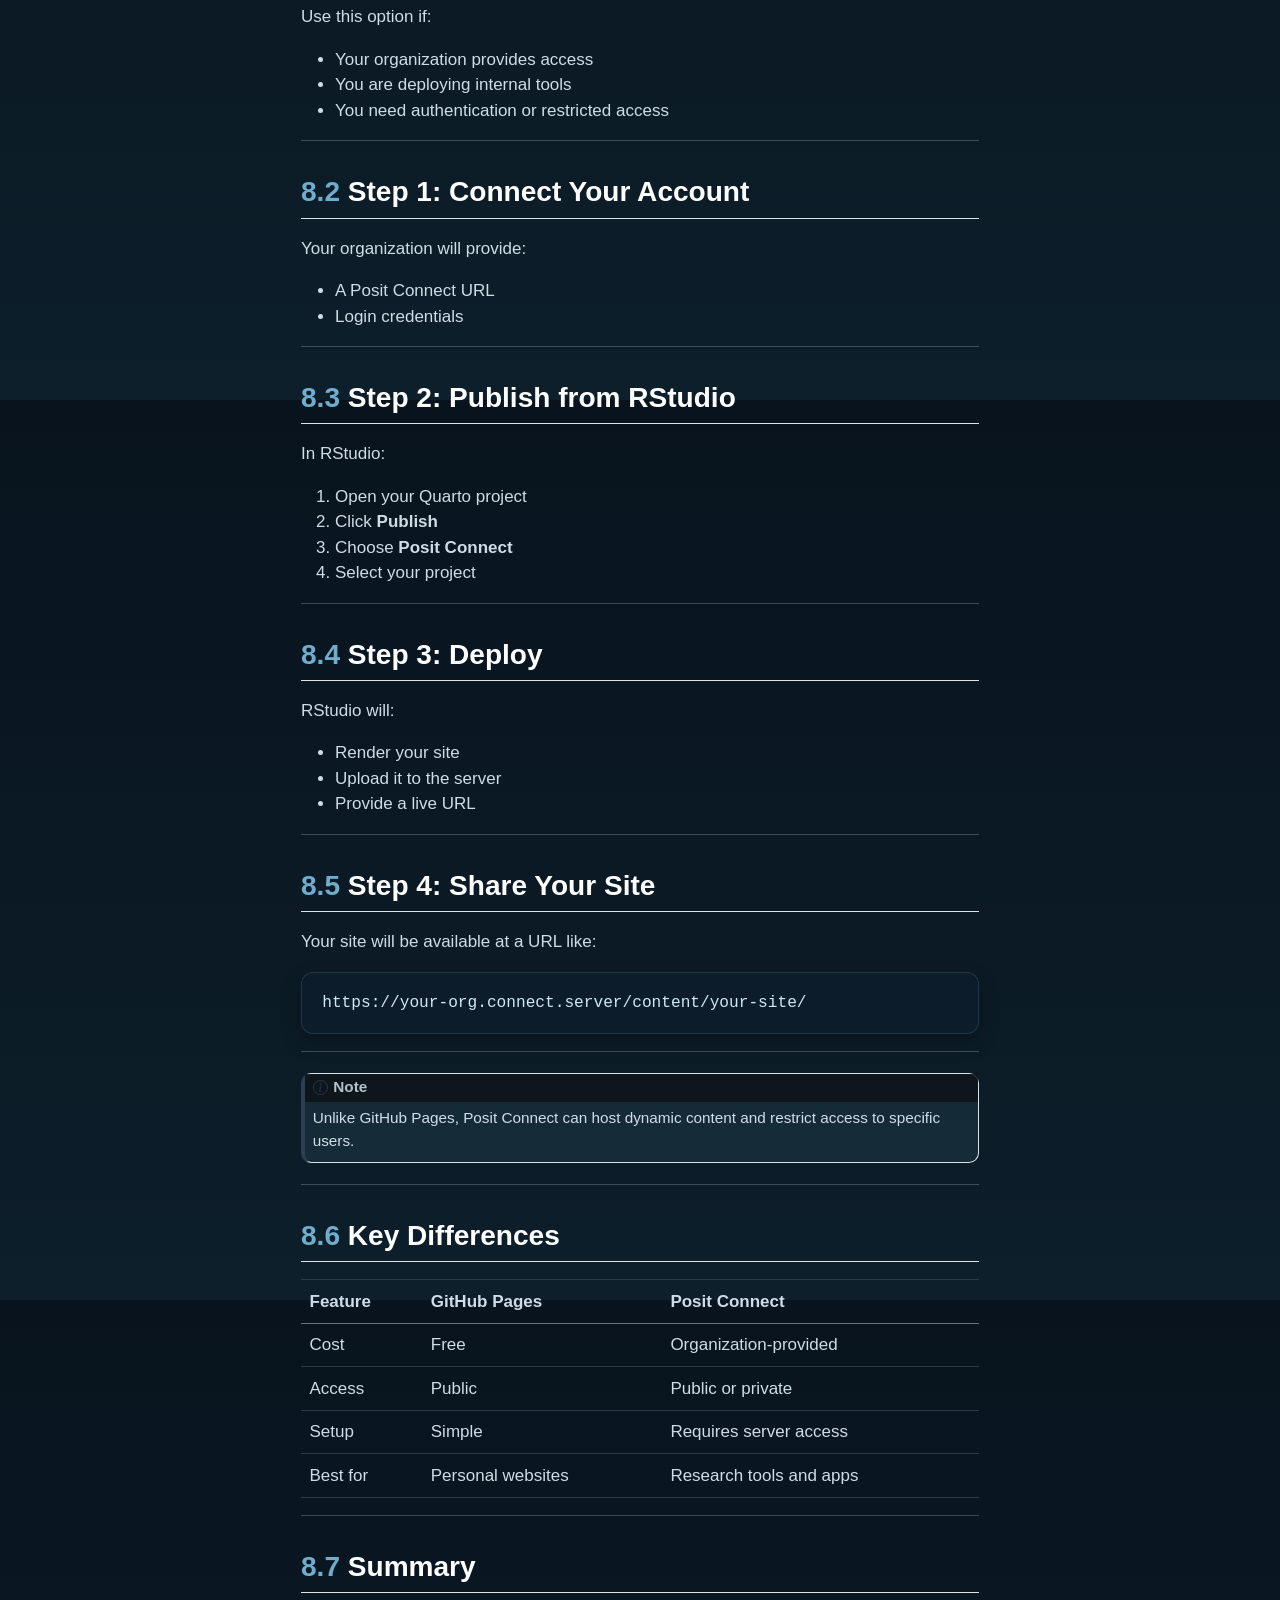
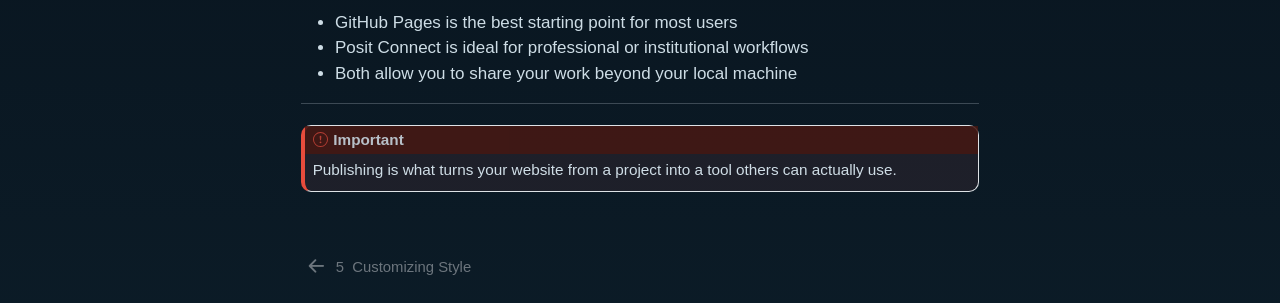
<file: _book/05-publishing.html>
<!DOCTYPE html>
<html xmlns="http://www.w3.org/1999/xhtml" lang="en" xml:lang="en"><head>

<meta charset="utf-8">
<meta name="generator" content="quarto-1.7.32">

<meta name="viewport" content="width=device-width, initial-scale=1.0, user-scalable=yes">


<title>6&nbsp; Publishing Your Website – Building a Research Website with Quarto</title>
<style>
code{white-space: pre-wrap;}
span.smallcaps{font-variant: small-caps;}
div.columns{display: flex; gap: min(4vw, 1.5em);}
div.column{flex: auto; overflow-x: auto;}
div.hanging-indent{margin-left: 1.5em; text-indent: -1.5em;}
ul.task-list{list-style: none;}
ul.task-list li input[type="checkbox"] {
  width: 0.8em;
  margin: 0 0.8em 0.2em -1em; /* quarto-specific, see https://github.com/quarto-dev/quarto-cli/issues/4556 */ 
  vertical-align: middle;
}
/* CSS for syntax highlighting */
html { -webkit-text-size-adjust: 100%; }
pre > code.sourceCode { white-space: pre; position: relative; }
pre > code.sourceCode > span { display: inline-block; line-height: 1.25; }
pre > code.sourceCode > span:empty { height: 1.2em; }
.sourceCode { overflow: visible; }
code.sourceCode > span { color: inherit; text-decoration: inherit; }
div.sourceCode { margin: 1em 0; }
pre.sourceCode { margin: 0; }
@media screen {
div.sourceCode { overflow: auto; }
}
@media print {
pre > code.sourceCode { white-space: pre-wrap; }
pre > code.sourceCode > span { text-indent: -5em; padding-left: 5em; }
}
pre.numberSource code
  { counter-reset: source-line 0; }
pre.numberSource code > span
  { position: relative; left: -4em; counter-increment: source-line; }
pre.numberSource code > span > a:first-child::before
  { content: counter(source-line);
    position: relative; left: -1em; text-align: right; vertical-align: baseline;
    border: none; display: inline-block;
    -webkit-touch-callout: none; -webkit-user-select: none;
    -khtml-user-select: none; -moz-user-select: none;
    -ms-user-select: none; user-select: none;
    padding: 0 4px; width: 4em;
  }
pre.numberSource { margin-left: 3em;  padding-left: 4px; }
div.sourceCode
  {   }
@media screen {
pre > code.sourceCode > span > a:first-child::before { text-decoration: underline; }
}
</style>


<script src="site_libs/quarto-nav/quarto-nav.js"></script>
<script src="site_libs/quarto-nav/headroom.min.js"></script>
<script src="site_libs/clipboard/clipboard.min.js"></script>
<script src="site_libs/quarto-search/autocomplete.umd.js"></script>
<script src="site_libs/quarto-search/fuse.min.js"></script>
<script src="site_libs/quarto-search/quarto-search.js"></script>
<meta name="quarto:offset" content="./">
<link href="./04-styling.html" rel="prev">
<script src="site_libs/quarto-html/quarto.js" type="module"></script>
<script src="site_libs/quarto-html/tabsets/tabsets.js" type="module"></script>
<script src="site_libs/quarto-html/popper.min.js"></script>
<script src="site_libs/quarto-html/tippy.umd.min.js"></script>
<script src="site_libs/quarto-html/anchor.min.js"></script>
<link href="site_libs/quarto-html/tippy.css" rel="stylesheet">
<link href="site_libs/quarto-html/quarto-syntax-highlighting-dark-2fef5ea3f8957b3e4ecc936fc74692ca.css" rel="stylesheet" id="quarto-text-highlighting-styles">
<script src="site_libs/bootstrap/bootstrap.min.js"></script>
<link href="site_libs/bootstrap/bootstrap-icons.css" rel="stylesheet">
<link href="site_libs/bootstrap/bootstrap-cca8fdf2eb67be8a044680ae3fe9ec6b.min.css" rel="stylesheet" append-hash="true" id="quarto-bootstrap" data-mode="dark">
<script id="quarto-search-options" type="application/json">{
  "location": "sidebar",
  "copy-button": false,
  "collapse-after": 3,
  "panel-placement": "start",
  "type": "textbox",
  "limit": 50,
  "keyboard-shortcut": [
    "f",
    "/",
    "s"
  ],
  "show-item-context": false,
  "language": {
    "search-no-results-text": "No results",
    "search-matching-documents-text": "matching documents",
    "search-copy-link-title": "Copy link to search",
    "search-hide-matches-text": "Hide additional matches",
    "search-more-match-text": "more match in this document",
    "search-more-matches-text": "more matches in this document",
    "search-clear-button-title": "Clear",
    "search-text-placeholder": "",
    "search-detached-cancel-button-title": "Cancel",
    "search-submit-button-title": "Submit",
    "search-label": "Search"
  }
}</script>


<link rel="stylesheet" href="styles.css">
</head>

<body class="nav-sidebar floating quarto-light">

<div id="quarto-search-results"></div>
  <header id="quarto-header" class="headroom fixed-top">
  <nav class="quarto-secondary-nav">
    <div class="container-fluid d-flex">
      <button type="button" class="quarto-btn-toggle btn" data-bs-toggle="collapse" role="button" data-bs-target=".quarto-sidebar-collapse-item" aria-controls="quarto-sidebar" aria-expanded="false" aria-label="Toggle sidebar navigation" onclick="if (window.quartoToggleHeadroom) { window.quartoToggleHeadroom(); }">
        <i class="bi bi-layout-text-sidebar-reverse"></i>
      </button>
        <nav class="quarto-page-breadcrumbs" aria-label="breadcrumb"><ol class="breadcrumb"><li class="breadcrumb-item"><a href="./05-publishing.html"><span class="chapter-number">6</span>&nbsp; <span class="chapter-title">Publishing Your Website</span></a></li></ol></nav>
        <a class="flex-grow-1" role="navigation" data-bs-toggle="collapse" data-bs-target=".quarto-sidebar-collapse-item" aria-controls="quarto-sidebar" aria-expanded="false" aria-label="Toggle sidebar navigation" onclick="if (window.quartoToggleHeadroom) { window.quartoToggleHeadroom(); }">      
        </a>
      <button type="button" class="btn quarto-search-button" aria-label="Search" onclick="window.quartoOpenSearch();">
        <i class="bi bi-search"></i>
      </button>
    </div>
  </nav>
</header>
<!-- content -->
<div id="quarto-content" class="quarto-container page-columns page-rows-contents page-layout-article">
<!-- sidebar -->
  <nav id="quarto-sidebar" class="sidebar collapse collapse-horizontal quarto-sidebar-collapse-item sidebar-navigation floating overflow-auto">
    <div class="pt-lg-2 mt-2 text-left sidebar-header">
    <div class="sidebar-title mb-0 py-0">
      <a href="./">Building a Research Website with Quarto</a> 
    </div>
      </div>
        <div class="mt-2 flex-shrink-0 align-items-center">
        <div class="sidebar-search">
        <div id="quarto-search" class="" title="Search"></div>
        </div>
        </div>
    <div class="sidebar-menu-container"> 
    <ul class="list-unstyled mt-1">
        <li class="sidebar-item">
  <div class="sidebar-item-container"> 
  <a href="./index.html" class="sidebar-item-text sidebar-link">
 <span class="menu-text"><span class="chapter-number">1</span>&nbsp; <span class="chapter-title">Building a Research Website with Quarto</span></span></a>
  </div>
</li>
        <li class="sidebar-item">
  <div class="sidebar-item-container"> 
  <a href="./01-getting-started.html" class="sidebar-item-text sidebar-link">
 <span class="menu-text"><span class="chapter-number">2</span>&nbsp; <span class="chapter-title">Getting Started</span></span></a>
  </div>
</li>
        <li class="sidebar-item">
  <div class="sidebar-item-container"> 
  <a href="./02-structure.html" class="sidebar-item-text sidebar-link">
 <span class="menu-text"><span class="chapter-number">3</span>&nbsp; <span class="chapter-title">Understanding the File Structure</span></span></a>
  </div>
</li>
        <li class="sidebar-item">
  <div class="sidebar-item-container"> 
  <a href="./03-editing.html" class="sidebar-item-text sidebar-link">
 <span class="menu-text"><span class="chapter-number">4</span>&nbsp; <span class="chapter-title">Editing Your Content</span></span></a>
  </div>
</li>
        <li class="sidebar-item">
  <div class="sidebar-item-container"> 
  <a href="./04-styling.html" class="sidebar-item-text sidebar-link">
 <span class="menu-text"><span class="chapter-number">5</span>&nbsp; <span class="chapter-title">Customizing Style</span></span></a>
  </div>
</li>
        <li class="sidebar-item">
  <div class="sidebar-item-container"> 
  <a href="./05-publishing.html" class="sidebar-item-text sidebar-link active">
 <span class="menu-text"><span class="chapter-number">6</span>&nbsp; <span class="chapter-title">Publishing Your Website</span></span></a>
  </div>
</li>
    </ul>
    </div>
</nav>
<div id="quarto-sidebar-glass" class="quarto-sidebar-collapse-item" data-bs-toggle="collapse" data-bs-target=".quarto-sidebar-collapse-item"></div>
<!-- margin-sidebar -->
    <div id="quarto-margin-sidebar" class="sidebar margin-sidebar">
        <nav id="TOC" role="doc-toc" class="toc-active">
    <h2 id="toc-title">Table of contents</h2>
   
  <ul class="collapse">
  <li><a href="#overview" id="toc-overview" class="nav-link active" data-scroll-target="#overview"><span class="header-section-number">6.1</span> Overview</a></li>
  <li><a href="#option-1-github-pages" id="toc-option-1-github-pages" class="nav-link" data-scroll-target="#option-1-github-pages"><span class="header-section-number">7</span> Option 1: GitHub Pages</a>
  <ul class="collapse">
  <li><a href="#step-1-prepare-your-project" id="toc-step-1-prepare-your-project" class="nav-link" data-scroll-target="#step-1-prepare-your-project"><span class="header-section-number">7.1</span> Step 1: Prepare Your Project</a></li>
  <li><a href="#step-2-render-your-website" id="toc-step-2-render-your-website" class="nav-link" data-scroll-target="#step-2-render-your-website"><span class="header-section-number">7.2</span> Step 2: Render Your Website</a></li>
  <li><a href="#step-3-push-to-github" id="toc-step-3-push-to-github" class="nav-link" data-scroll-target="#step-3-push-to-github"><span class="header-section-number">7.3</span> Step 3: Push to GitHub</a></li>
  <li><a href="#step-4-enable-github-pages" id="toc-step-4-enable-github-pages" class="nav-link" data-scroll-target="#step-4-enable-github-pages"><span class="header-section-number">7.4</span> Step 4: Enable GitHub Pages</a></li>
  <li><a href="#step-5-access-your-site" id="toc-step-5-access-your-site" class="nav-link" data-scroll-target="#step-5-access-your-site"><span class="header-section-number">7.5</span> Step 5: Access Your Site</a></li>
  <li><a href="#updating-your-site" id="toc-updating-your-site" class="nav-link" data-scroll-target="#updating-your-site"><span class="header-section-number">7.6</span> Updating Your Site</a></li>
  <li><a href="#common-issues" id="toc-common-issues" class="nav-link" data-scroll-target="#common-issues"><span class="header-section-number">7.7</span> Common Issues</a></li>
  </ul></li>
  <li><a href="#option-2-posit-connect" id="toc-option-2-posit-connect" class="nav-link" data-scroll-target="#option-2-posit-connect"><span class="header-section-number">8</span> Option 2: Posit Connect</a>
  <ul class="collapse">
  <li><a href="#when-to-use-posit-connect" id="toc-when-to-use-posit-connect" class="nav-link" data-scroll-target="#when-to-use-posit-connect"><span class="header-section-number">8.1</span> When to Use Posit Connect</a></li>
  <li><a href="#step-1-connect-your-account" id="toc-step-1-connect-your-account" class="nav-link" data-scroll-target="#step-1-connect-your-account"><span class="header-section-number">8.2</span> Step 1: Connect Your Account</a></li>
  <li><a href="#step-2-publish-from-rstudio" id="toc-step-2-publish-from-rstudio" class="nav-link" data-scroll-target="#step-2-publish-from-rstudio"><span class="header-section-number">8.3</span> Step 2: Publish from RStudio</a></li>
  <li><a href="#step-3-deploy" id="toc-step-3-deploy" class="nav-link" data-scroll-target="#step-3-deploy"><span class="header-section-number">8.4</span> Step 3: Deploy</a></li>
  <li><a href="#step-4-share-your-site" id="toc-step-4-share-your-site" class="nav-link" data-scroll-target="#step-4-share-your-site"><span class="header-section-number">8.5</span> Step 4: Share Your Site</a></li>
  <li><a href="#key-differences" id="toc-key-differences" class="nav-link" data-scroll-target="#key-differences"><span class="header-section-number">8.6</span> Key Differences</a></li>
  <li><a href="#summary" id="toc-summary" class="nav-link" data-scroll-target="#summary"><span class="header-section-number">8.7</span> Summary</a></li>
  </ul></li>
  </ul>
</nav>
    </div>
<!-- main -->
<main class="content" id="quarto-document-content">

<header id="title-block-header" class="quarto-title-block default">
<div class="quarto-title">
<h1 class="title"><span class="chapter-number">6</span>&nbsp; <span class="chapter-title">Publishing Your Website</span></h1>
</div>



<div class="quarto-title-meta">

    
  
    
  </div>
  


</header>


<section id="overview" class="level2" data-number="6.1">
<h2 data-number="6.1" class="anchored" data-anchor-id="overview"><span class="header-section-number">6.1</span> Overview</h2>
<p>Once your website is built, the final step is publishing it so others can access it online.</p>
<p>There are two common options:</p>
<ol type="1">
<li><strong>GitHub Pages</strong> → best for most users (free, simple, widely used)<br>
</li>
<li><strong>Posit Connect</strong> → best for organizations, labs, or internal deployments</li>
</ol>
<hr>
</section>
<section id="option-1-github-pages" class="level1" data-number="7">
<h1 data-number="7"><span class="header-section-number">7</span> Option 1: GitHub Pages</h1>
<p>This is the most common and recommended option.</p>
<p>It is: - Free<br>
- Easy to set up<br>
- Designed for static websites like Quarto</p>
<hr>
<section id="step-1-prepare-your-project" class="level2" data-number="7.1">
<h2 data-number="7.1" class="anchored" data-anchor-id="step-1-prepare-your-project"><span class="header-section-number">7.1</span> Step 1: Prepare Your Project</h2>
<p>Make sure your <code>_quarto.yml</code> includes:</p>
<div class="sourceCode" id="cb1"><pre class="sourceCode yaml code-with-copy"><code class="sourceCode yaml"><span id="cb1-1"><a href="#cb1-1" aria-hidden="true" tabindex="-1"></a><span class="fu">project</span><span class="kw">:</span></span>
<span id="cb1-2"><a href="#cb1-2" aria-hidden="true" tabindex="-1"></a><span class="at">  </span><span class="fu">type</span><span class="kw">:</span><span class="at"> website</span></span>
<span id="cb1-3"><a href="#cb1-3" aria-hidden="true" tabindex="-1"></a><span class="at">  </span><span class="fu">output-dir</span><span class="kw">:</span><span class="at"> docs</span></span></code><button title="Copy to Clipboard" class="code-copy-button"><i class="bi"></i></button></pre></div>
<div class="callout callout-style-default callout-important callout-titled">
<div class="callout-header d-flex align-content-center">
<div class="callout-icon-container">
<i class="callout-icon"></i>
</div>
<div class="callout-title-container flex-fill">
Important
</div>
</div>
<div class="callout-body-container callout-body">
<p>GitHub Pages requires your site to be rendered into a folder named <code>docs</code>.</p>
</div>
</div>
<hr>
</section>
<section id="step-2-render-your-website" class="level2" data-number="7.2">
<h2 data-number="7.2" class="anchored" data-anchor-id="step-2-render-your-website"><span class="header-section-number">7.2</span> Step 2: Render Your Website</h2>
<p>In the Terminal, run:</p>
<div class="sourceCode" id="cb2"><pre class="sourceCode bash code-with-copy"><code class="sourceCode bash"><span id="cb2-1"><a href="#cb2-1" aria-hidden="true" tabindex="-1"></a><span class="ex">quarto</span> render</span></code><button title="Copy to Clipboard" class="code-copy-button"><i class="bi"></i></button></pre></div>
<p>This creates a <code>docs/</code> folder containing your website.</p>
<hr>
</section>
<section id="step-3-push-to-github" class="level2" data-number="7.3">
<h2 data-number="7.3" class="anchored" data-anchor-id="step-3-push-to-github"><span class="header-section-number">7.3</span> Step 3: Push to GitHub</h2>
<ol type="1">
<li>Create a new repository on GitHub<br>
</li>
<li>Upload your project files<br>
</li>
<li>Make sure the <code>docs/</code> folder is included</li>
</ol>
<hr>
</section>
<section id="step-4-enable-github-pages" class="level2" data-number="7.4">
<h2 data-number="7.4" class="anchored" data-anchor-id="step-4-enable-github-pages"><span class="header-section-number">7.4</span> Step 4: Enable GitHub Pages</h2>
<p>Go to your repository:</p>
<p><strong>Settings → Pages</strong></p>
<p>Then set:</p>
<ul>
<li><strong>Branch</strong>: <code>main</code><br>
</li>
<li><strong>Folder</strong>: <code>/docs</code></li>
</ul>
<p>Click <strong>Save</strong></p>
<hr>
</section>
<section id="step-5-access-your-site" class="level2" data-number="7.5">
<h2 data-number="7.5" class="anchored" data-anchor-id="step-5-access-your-site"><span class="header-section-number">7.5</span> Step 5: Access Your Site</h2>
<p>Your website will be available at:</p>
<pre><code>https://yourusername.github.io/repository-name/</code></pre>
<hr>
<div class="callout callout-style-default callout-tip callout-titled">
<div class="callout-header d-flex align-content-center">
<div class="callout-icon-container">
<i class="callout-icon"></i>
</div>
<div class="callout-title-container flex-fill">
Tip
</div>
</div>
<div class="callout-body-container callout-body">
<p>It may take 1–2 minutes for your site to go live the first time.</p>
</div>
</div>
<hr>
</section>
<section id="updating-your-site" class="level2" data-number="7.6">
<h2 data-number="7.6" class="anchored" data-anchor-id="updating-your-site"><span class="header-section-number">7.6</span> Updating Your Site</h2>
<p>Whenever you make changes:</p>
<ol type="1">
<li>Save your files<br>
</li>
<li>Run:</li>
</ol>
<div class="sourceCode" id="cb4"><pre class="sourceCode bash code-with-copy"><code class="sourceCode bash"><span id="cb4-1"><a href="#cb4-1" aria-hidden="true" tabindex="-1"></a><span class="ex">quarto</span> render</span></code><button title="Copy to Clipboard" class="code-copy-button"><i class="bi"></i></button></pre></div>
<ol start="3" type="1">
<li>Push changes to GitHub</li>
</ol>
<p>Your site will automatically update.</p>
<hr>
</section>
<section id="common-issues" class="level2" data-number="7.7">
<h2 data-number="7.7" class="anchored" data-anchor-id="common-issues"><span class="header-section-number">7.7</span> Common Issues</h2>
<section id="site-not-showing" class="level3" data-number="7.7.1">
<h3 data-number="7.7.1" class="anchored" data-anchor-id="site-not-showing"><span class="header-section-number">7.7.1</span> Site not showing</h3>
<ul>
<li>Check that GitHub Pages is enabled<br>
</li>
<li>Make sure <code>docs/</code> exists</li>
</ul>
</section>
<section id="changes-not-appearing" class="level3" data-number="7.7.2">
<h3 data-number="7.7.2" class="anchored" data-anchor-id="changes-not-appearing"><span class="header-section-number">7.7.2</span> Changes not appearing</h3>
<ul>
<li>Wait a minute and refresh<br>
</li>
<li>Confirm you pushed updates</li>
</ul>
</section>
<section id="broken-links-or-missing-pages" class="level3" data-number="7.7.3">
<h3 data-number="7.7.3" class="anchored" data-anchor-id="broken-links-or-missing-pages"><span class="header-section-number">7.7.3</span> Broken links or missing pages</h3>
<ul>
<li>Check file paths<br>
</li>
<li>Verify <code>_quarto.yml</code> navigation</li>
</ul>
<hr>
</section>
</section>
</section>
<section id="option-2-posit-connect" class="level1" data-number="8">
<h1 data-number="8"><span class="header-section-number">8</span> Option 2: Posit Connect</h1>
<p>Posit Connect is used by:</p>
<ul>
<li>Universities<br>
</li>
<li>Government agencies<br>
</li>
<li>Research labs</li>
</ul>
<p>It allows you to host:</p>
<ul>
<li>Quarto websites<br>
</li>
<li>Shiny apps<br>
</li>
<li>Dashboards</li>
</ul>
<hr>
<section id="when-to-use-posit-connect" class="level2" data-number="8.1">
<h2 data-number="8.1" class="anchored" data-anchor-id="when-to-use-posit-connect"><span class="header-section-number">8.1</span> When to Use Posit Connect</h2>
<p>Use this option if:</p>
<ul>
<li>Your organization provides access<br>
</li>
<li>You are deploying internal tools<br>
</li>
<li>You need authentication or restricted access</li>
</ul>
<hr>
</section>
<section id="step-1-connect-your-account" class="level2" data-number="8.2">
<h2 data-number="8.2" class="anchored" data-anchor-id="step-1-connect-your-account"><span class="header-section-number">8.2</span> Step 1: Connect Your Account</h2>
<p>Your organization will provide:</p>
<ul>
<li>A Posit Connect URL<br>
</li>
<li>Login credentials</li>
</ul>
<hr>
</section>
<section id="step-2-publish-from-rstudio" class="level2" data-number="8.3">
<h2 data-number="8.3" class="anchored" data-anchor-id="step-2-publish-from-rstudio"><span class="header-section-number">8.3</span> Step 2: Publish from RStudio</h2>
<p>In RStudio:</p>
<ol type="1">
<li>Open your Quarto project<br>
</li>
<li>Click <strong>Publish</strong><br>
</li>
<li>Choose <strong>Posit Connect</strong><br>
</li>
<li>Select your project</li>
</ol>
<hr>
</section>
<section id="step-3-deploy" class="level2" data-number="8.4">
<h2 data-number="8.4" class="anchored" data-anchor-id="step-3-deploy"><span class="header-section-number">8.4</span> Step 3: Deploy</h2>
<p>RStudio will:</p>
<ul>
<li>Render your site<br>
</li>
<li>Upload it to the server<br>
</li>
<li>Provide a live URL</li>
</ul>
<hr>
</section>
<section id="step-4-share-your-site" class="level2" data-number="8.5">
<h2 data-number="8.5" class="anchored" data-anchor-id="step-4-share-your-site"><span class="header-section-number">8.5</span> Step 4: Share Your Site</h2>
<p>Your site will be available at a URL like:</p>
<pre><code>https://your-org.connect.server/content/your-site/</code></pre>
<hr>
<div class="callout callout-style-default callout-note callout-titled">
<div class="callout-header d-flex align-content-center">
<div class="callout-icon-container">
<i class="callout-icon"></i>
</div>
<div class="callout-title-container flex-fill">
Note
</div>
</div>
<div class="callout-body-container callout-body">
<p>Unlike GitHub Pages, Posit Connect can host dynamic content and restrict access to specific users.</p>
</div>
</div>
<hr>
</section>
<section id="key-differences" class="level2" data-number="8.6">
<h2 data-number="8.6" class="anchored" data-anchor-id="key-differences"><span class="header-section-number">8.6</span> Key Differences</h2>
<table class="caption-top table">
<thead>
<tr class="header">
<th>Feature</th>
<th>GitHub Pages</th>
<th>Posit Connect</th>
</tr>
</thead>
<tbody>
<tr class="odd">
<td>Cost</td>
<td>Free</td>
<td>Organization-provided</td>
</tr>
<tr class="even">
<td>Access</td>
<td>Public</td>
<td>Public or private</td>
</tr>
<tr class="odd">
<td>Setup</td>
<td>Simple</td>
<td>Requires server access</td>
</tr>
<tr class="even">
<td>Best for</td>
<td>Personal websites</td>
<td>Research tools and apps</td>
</tr>
</tbody>
</table>
<hr>
</section>
<section id="summary" class="level2" data-number="8.7">
<h2 data-number="8.7" class="anchored" data-anchor-id="summary"><span class="header-section-number">8.7</span> Summary</h2>
<ul>
<li>GitHub Pages is the best starting point for most users<br>
</li>
<li>Posit Connect is ideal for professional or institutional workflows<br>
</li>
<li>Both allow you to share your work beyond your local machine</li>
</ul>
<hr>
<div class="callout callout-style-default callout-important callout-titled">
<div class="callout-header d-flex align-content-center">
<div class="callout-icon-container">
<i class="callout-icon"></i>
</div>
<div class="callout-title-container flex-fill">
Important
</div>
</div>
<div class="callout-body-container callout-body">
<p>Publishing is what turns your website from a project into a tool others can actually use.</p>
</div>
</div>


</section>
</section>

</main> <!-- /main -->
<script id="quarto-html-after-body" type="application/javascript">
  window.document.addEventListener("DOMContentLoaded", function (event) {
    const icon = "";
    const anchorJS = new window.AnchorJS();
    anchorJS.options = {
      placement: 'right',
      icon: icon
    };
    anchorJS.add('.anchored');
    const isCodeAnnotation = (el) => {
      for (const clz of el.classList) {
        if (clz.startsWith('code-annotation-')) {                     
          return true;
        }
      }
      return false;
    }
    const onCopySuccess = function(e) {
      // button target
      const button = e.trigger;
      // don't keep focus
      button.blur();
      // flash "checked"
      button.classList.add('code-copy-button-checked');
      var currentTitle = button.getAttribute("title");
      button.setAttribute("title", "Copied!");
      let tooltip;
      if (window.bootstrap) {
        button.setAttribute("data-bs-toggle", "tooltip");
        button.setAttribute("data-bs-placement", "left");
        button.setAttribute("data-bs-title", "Copied!");
        tooltip = new bootstrap.Tooltip(button, 
          { trigger: "manual", 
            customClass: "code-copy-button-tooltip",
            offset: [0, -8]});
        tooltip.show();    
      }
      setTimeout(function() {
        if (tooltip) {
          tooltip.hide();
          button.removeAttribute("data-bs-title");
          button.removeAttribute("data-bs-toggle");
          button.removeAttribute("data-bs-placement");
        }
        button.setAttribute("title", currentTitle);
        button.classList.remove('code-copy-button-checked');
      }, 1000);
      // clear code selection
      e.clearSelection();
    }
    const getTextToCopy = function(trigger) {
        const codeEl = trigger.previousElementSibling.cloneNode(true);
        for (const childEl of codeEl.children) {
          if (isCodeAnnotation(childEl)) {
            childEl.remove();
          }
        }
        return codeEl.innerText;
    }
    const clipboard = new window.ClipboardJS('.code-copy-button:not([data-in-quarto-modal])', {
      text: getTextToCopy
    });
    clipboard.on('success', onCopySuccess);
    if (window.document.getElementById('quarto-embedded-source-code-modal')) {
      const clipboardModal = new window.ClipboardJS('.code-copy-button[data-in-quarto-modal]', {
        text: getTextToCopy,
        container: window.document.getElementById('quarto-embedded-source-code-modal')
      });
      clipboardModal.on('success', onCopySuccess);
    }
      var localhostRegex = new RegExp(/^(?:http|https):\/\/localhost\:?[0-9]*\//);
      var mailtoRegex = new RegExp(/^mailto:/);
        var filterRegex = new RegExp('/' + window.location.host + '/');
      var isInternal = (href) => {
          return filterRegex.test(href) || localhostRegex.test(href) || mailtoRegex.test(href);
      }
      // Inspect non-navigation links and adorn them if external
     var links = window.document.querySelectorAll('a[href]:not(.nav-link):not(.navbar-brand):not(.toc-action):not(.sidebar-link):not(.sidebar-item-toggle):not(.pagination-link):not(.no-external):not([aria-hidden]):not(.dropdown-item):not(.quarto-navigation-tool):not(.about-link)');
      for (var i=0; i<links.length; i++) {
        const link = links[i];
        if (!isInternal(link.href)) {
          // undo the damage that might have been done by quarto-nav.js in the case of
          // links that we want to consider external
          if (link.dataset.originalHref !== undefined) {
            link.href = link.dataset.originalHref;
          }
        }
      }
    function tippyHover(el, contentFn, onTriggerFn, onUntriggerFn) {
      const config = {
        allowHTML: true,
        maxWidth: 500,
        delay: 100,
        arrow: false,
        appendTo: function(el) {
            return el.parentElement;
        },
        interactive: true,
        interactiveBorder: 10,
        theme: 'quarto',
        placement: 'bottom-start',
      };
      if (contentFn) {
        config.content = contentFn;
      }
      if (onTriggerFn) {
        config.onTrigger = onTriggerFn;
      }
      if (onUntriggerFn) {
        config.onUntrigger = onUntriggerFn;
      }
      window.tippy(el, config); 
    }
    const noterefs = window.document.querySelectorAll('a[role="doc-noteref"]');
    for (var i=0; i<noterefs.length; i++) {
      const ref = noterefs[i];
      tippyHover(ref, function() {
        // use id or data attribute instead here
        let href = ref.getAttribute('data-footnote-href') || ref.getAttribute('href');
        try { href = new URL(href).hash; } catch {}
        const id = href.replace(/^#\/?/, "");
        const note = window.document.getElementById(id);
        if (note) {
          return note.innerHTML;
        } else {
          return "";
        }
      });
    }
    const xrefs = window.document.querySelectorAll('a.quarto-xref');
    const processXRef = (id, note) => {
      // Strip column container classes
      const stripColumnClz = (el) => {
        el.classList.remove("page-full", "page-columns");
        if (el.children) {
          for (const child of el.children) {
            stripColumnClz(child);
          }
        }
      }
      stripColumnClz(note)
      if (id === null || id.startsWith('sec-')) {
        // Special case sections, only their first couple elements
        const container = document.createElement("div");
        if (note.children && note.children.length > 2) {
          container.appendChild(note.children[0].cloneNode(true));
          for (let i = 1; i < note.children.length; i++) {
            const child = note.children[i];
            if (child.tagName === "P" && child.innerText === "") {
              continue;
            } else {
              container.appendChild(child.cloneNode(true));
              break;
            }
          }
          if (window.Quarto?.typesetMath) {
            window.Quarto.typesetMath(container);
          }
          return container.innerHTML
        } else {
          if (window.Quarto?.typesetMath) {
            window.Quarto.typesetMath(note);
          }
          return note.innerHTML;
        }
      } else {
        // Remove any anchor links if they are present
        const anchorLink = note.querySelector('a.anchorjs-link');
        if (anchorLink) {
          anchorLink.remove();
        }
        if (window.Quarto?.typesetMath) {
          window.Quarto.typesetMath(note);
        }
        if (note.classList.contains("callout")) {
          return note.outerHTML;
        } else {
          return note.innerHTML;
        }
      }
    }
    for (var i=0; i<xrefs.length; i++) {
      const xref = xrefs[i];
      tippyHover(xref, undefined, function(instance) {
        instance.disable();
        let url = xref.getAttribute('href');
        let hash = undefined; 
        if (url.startsWith('#')) {
          hash = url;
        } else {
          try { hash = new URL(url).hash; } catch {}
        }
        if (hash) {
          const id = hash.replace(/^#\/?/, "");
          const note = window.document.getElementById(id);
          if (note !== null) {
            try {
              const html = processXRef(id, note.cloneNode(true));
              instance.setContent(html);
            } finally {
              instance.enable();
              instance.show();
            }
          } else {
            // See if we can fetch this
            fetch(url.split('#')[0])
            .then(res => res.text())
            .then(html => {
              const parser = new DOMParser();
              const htmlDoc = parser.parseFromString(html, "text/html");
              const note = htmlDoc.getElementById(id);
              if (note !== null) {
                const html = processXRef(id, note);
                instance.setContent(html);
              } 
            }).finally(() => {
              instance.enable();
              instance.show();
            });
          }
        } else {
          // See if we can fetch a full url (with no hash to target)
          // This is a special case and we should probably do some content thinning / targeting
          fetch(url)
          .then(res => res.text())
          .then(html => {
            const parser = new DOMParser();
            const htmlDoc = parser.parseFromString(html, "text/html");
            const note = htmlDoc.querySelector('main.content');
            if (note !== null) {
              // This should only happen for chapter cross references
              // (since there is no id in the URL)
              // remove the first header
              if (note.children.length > 0 && note.children[0].tagName === "HEADER") {
                note.children[0].remove();
              }
              const html = processXRef(null, note);
              instance.setContent(html);
            } 
          }).finally(() => {
            instance.enable();
            instance.show();
          });
        }
      }, function(instance) {
      });
    }
        let selectedAnnoteEl;
        const selectorForAnnotation = ( cell, annotation) => {
          let cellAttr = 'data-code-cell="' + cell + '"';
          let lineAttr = 'data-code-annotation="' +  annotation + '"';
          const selector = 'span[' + cellAttr + '][' + lineAttr + ']';
          return selector;
        }
        const selectCodeLines = (annoteEl) => {
          const doc = window.document;
          const targetCell = annoteEl.getAttribute("data-target-cell");
          const targetAnnotation = annoteEl.getAttribute("data-target-annotation");
          const annoteSpan = window.document.querySelector(selectorForAnnotation(targetCell, targetAnnotation));
          const lines = annoteSpan.getAttribute("data-code-lines").split(",");
          const lineIds = lines.map((line) => {
            return targetCell + "-" + line;
          })
          let top = null;
          let height = null;
          let parent = null;
          if (lineIds.length > 0) {
              //compute the position of the single el (top and bottom and make a div)
              const el = window.document.getElementById(lineIds[0]);
              top = el.offsetTop;
              height = el.offsetHeight;
              parent = el.parentElement.parentElement;
            if (lineIds.length > 1) {
              const lastEl = window.document.getElementById(lineIds[lineIds.length - 1]);
              const bottom = lastEl.offsetTop + lastEl.offsetHeight;
              height = bottom - top;
            }
            if (top !== null && height !== null && parent !== null) {
              // cook up a div (if necessary) and position it 
              let div = window.document.getElementById("code-annotation-line-highlight");
              if (div === null) {
                div = window.document.createElement("div");
                div.setAttribute("id", "code-annotation-line-highlight");
                div.style.position = 'absolute';
                parent.appendChild(div);
              }
              div.style.top = top - 2 + "px";
              div.style.height = height + 4 + "px";
              div.style.left = 0;
              let gutterDiv = window.document.getElementById("code-annotation-line-highlight-gutter");
              if (gutterDiv === null) {
                gutterDiv = window.document.createElement("div");
                gutterDiv.setAttribute("id", "code-annotation-line-highlight-gutter");
                gutterDiv.style.position = 'absolute';
                const codeCell = window.document.getElementById(targetCell);
                const gutter = codeCell.querySelector('.code-annotation-gutter');
                gutter.appendChild(gutterDiv);
              }
              gutterDiv.style.top = top - 2 + "px";
              gutterDiv.style.height = height + 4 + "px";
            }
            selectedAnnoteEl = annoteEl;
          }
        };
        const unselectCodeLines = () => {
          const elementsIds = ["code-annotation-line-highlight", "code-annotation-line-highlight-gutter"];
          elementsIds.forEach((elId) => {
            const div = window.document.getElementById(elId);
            if (div) {
              div.remove();
            }
          });
          selectedAnnoteEl = undefined;
        };
          // Handle positioning of the toggle
      window.addEventListener(
        "resize",
        throttle(() => {
          elRect = undefined;
          if (selectedAnnoteEl) {
            selectCodeLines(selectedAnnoteEl);
          }
        }, 10)
      );
      function throttle(fn, ms) {
      let throttle = false;
      let timer;
        return (...args) => {
          if(!throttle) { // first call gets through
              fn.apply(this, args);
              throttle = true;
          } else { // all the others get throttled
              if(timer) clearTimeout(timer); // cancel #2
              timer = setTimeout(() => {
                fn.apply(this, args);
                timer = throttle = false;
              }, ms);
          }
        };
      }
        // Attach click handler to the DT
        const annoteDls = window.document.querySelectorAll('dt[data-target-cell]');
        for (const annoteDlNode of annoteDls) {
          annoteDlNode.addEventListener('click', (event) => {
            const clickedEl = event.target;
            if (clickedEl !== selectedAnnoteEl) {
              unselectCodeLines();
              const activeEl = window.document.querySelector('dt[data-target-cell].code-annotation-active');
              if (activeEl) {
                activeEl.classList.remove('code-annotation-active');
              }
              selectCodeLines(clickedEl);
              clickedEl.classList.add('code-annotation-active');
            } else {
              // Unselect the line
              unselectCodeLines();
              clickedEl.classList.remove('code-annotation-active');
            }
          });
        }
    const findCites = (el) => {
      const parentEl = el.parentElement;
      if (parentEl) {
        const cites = parentEl.dataset.cites;
        if (cites) {
          return {
            el,
            cites: cites.split(' ')
          };
        } else {
          return findCites(el.parentElement)
        }
      } else {
        return undefined;
      }
    };
    var bibliorefs = window.document.querySelectorAll('a[role="doc-biblioref"]');
    for (var i=0; i<bibliorefs.length; i++) {
      const ref = bibliorefs[i];
      const citeInfo = findCites(ref);
      if (citeInfo) {
        tippyHover(citeInfo.el, function() {
          var popup = window.document.createElement('div');
          citeInfo.cites.forEach(function(cite) {
            var citeDiv = window.document.createElement('div');
            citeDiv.classList.add('hanging-indent');
            citeDiv.classList.add('csl-entry');
            var biblioDiv = window.document.getElementById('ref-' + cite);
            if (biblioDiv) {
              citeDiv.innerHTML = biblioDiv.innerHTML;
            }
            popup.appendChild(citeDiv);
          });
          return popup.innerHTML;
        });
      }
    }
  });
  </script>
<nav class="page-navigation">
  <div class="nav-page nav-page-previous">
      <a href="./04-styling.html" class="pagination-link" aria-label="Customizing Style">
        <i class="bi bi-arrow-left-short"></i> <span class="nav-page-text"><span class="chapter-number">5</span>&nbsp; <span class="chapter-title">Customizing Style</span></span>
      </a>          
  </div>
  <div class="nav-page nav-page-next">
  </div>
</nav>
</div> <!-- /content -->




</body></html>
</file>
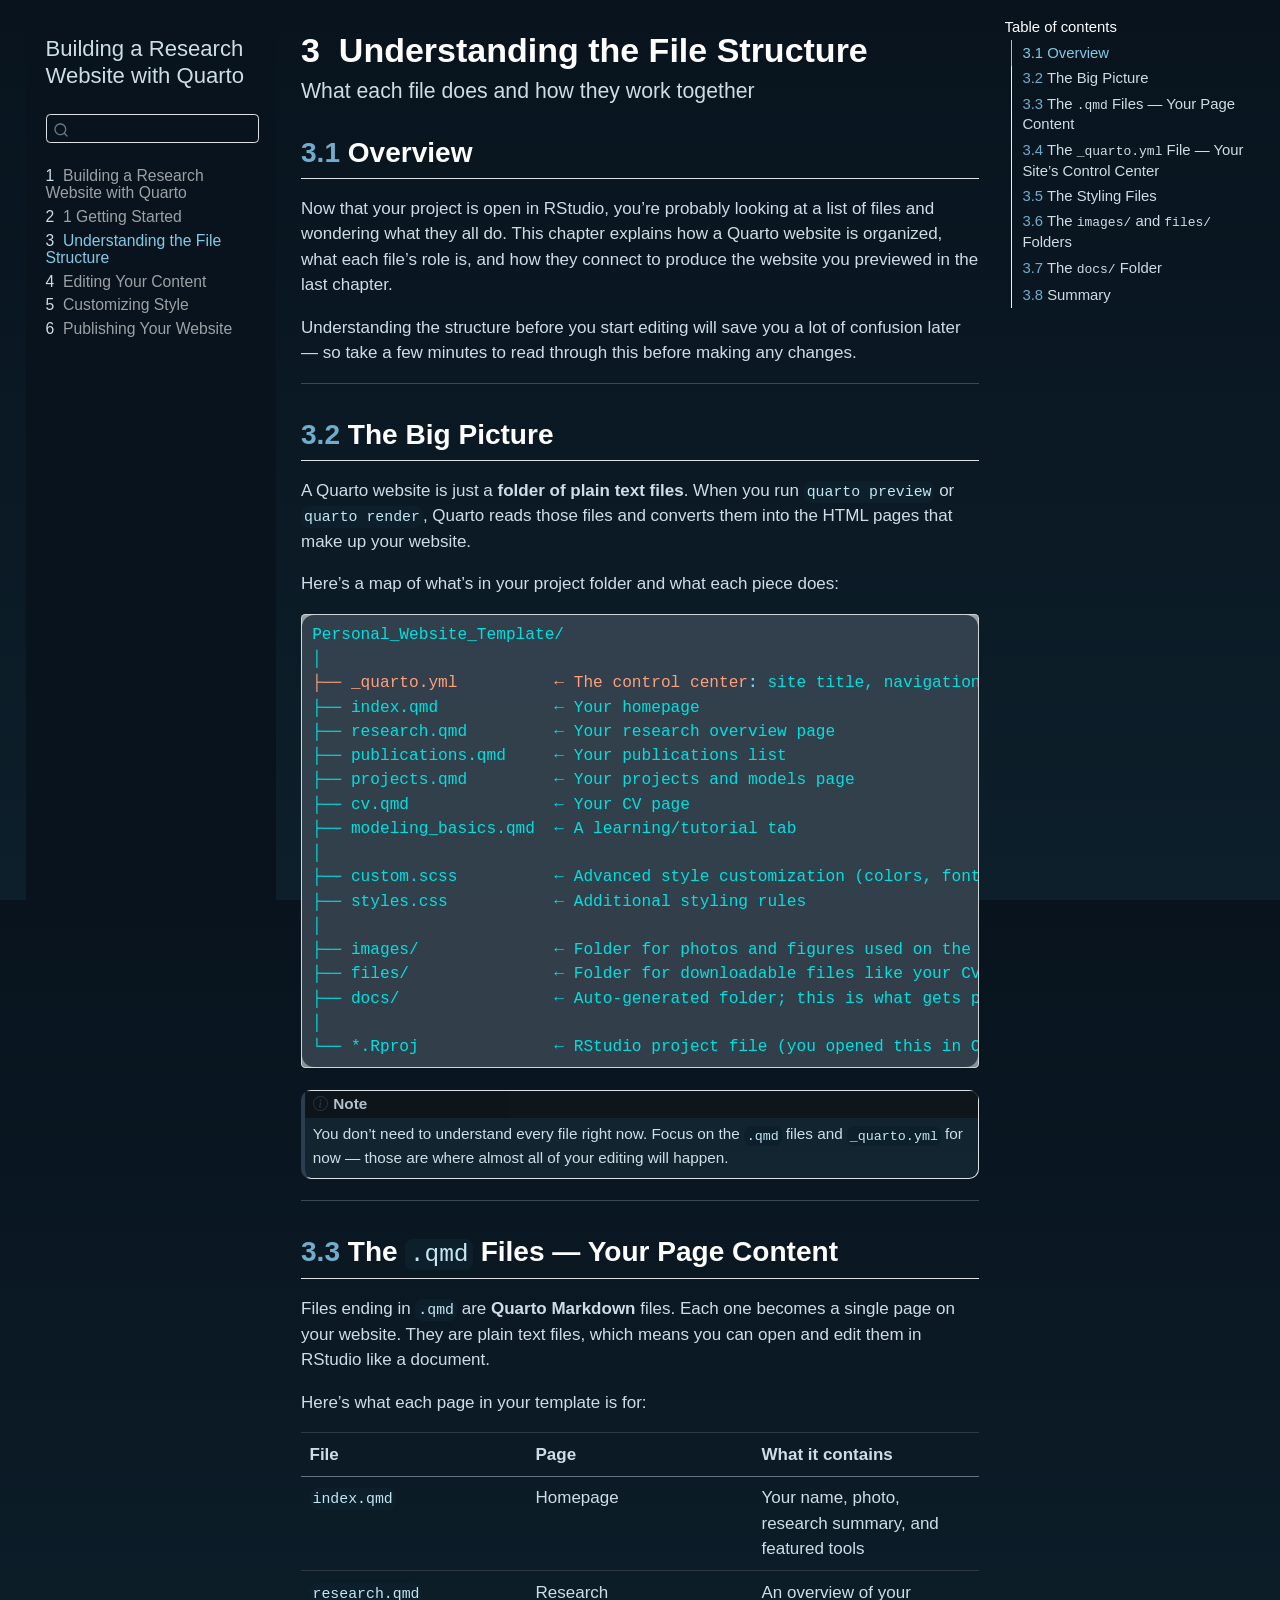
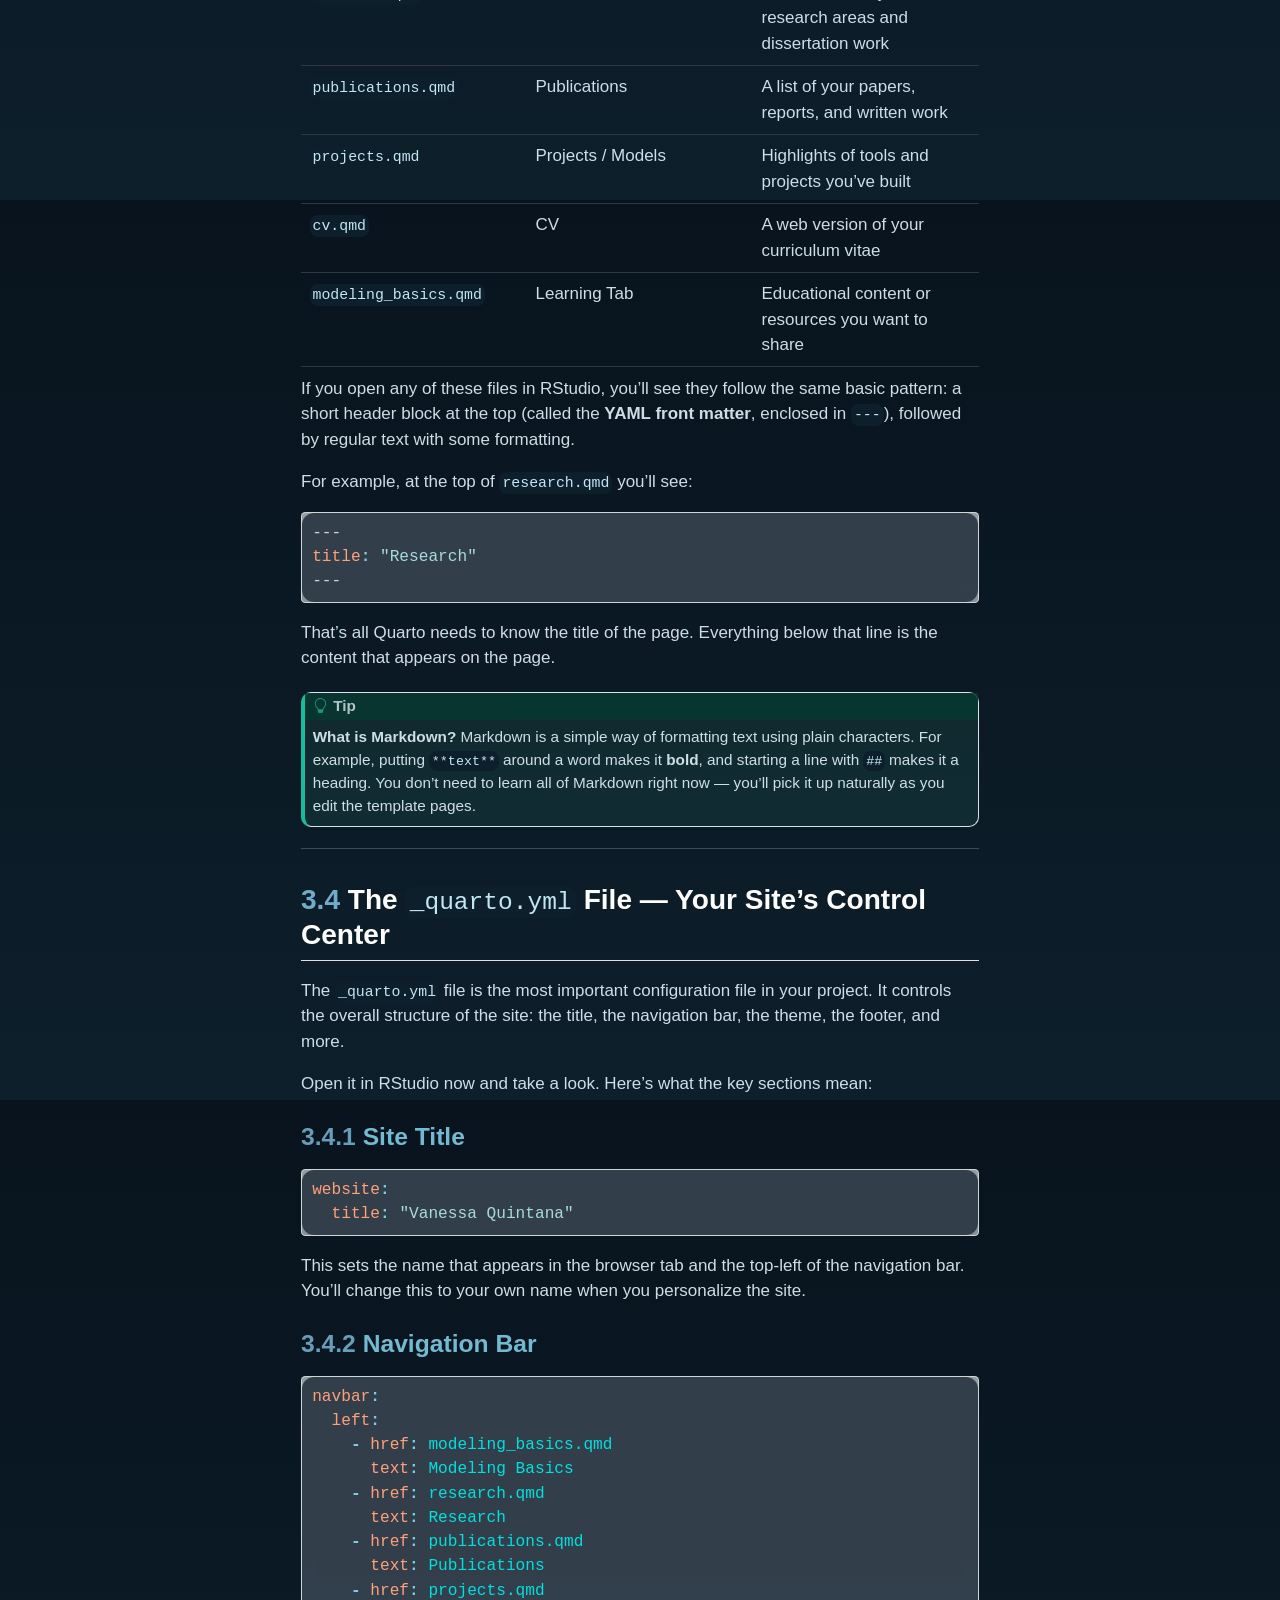
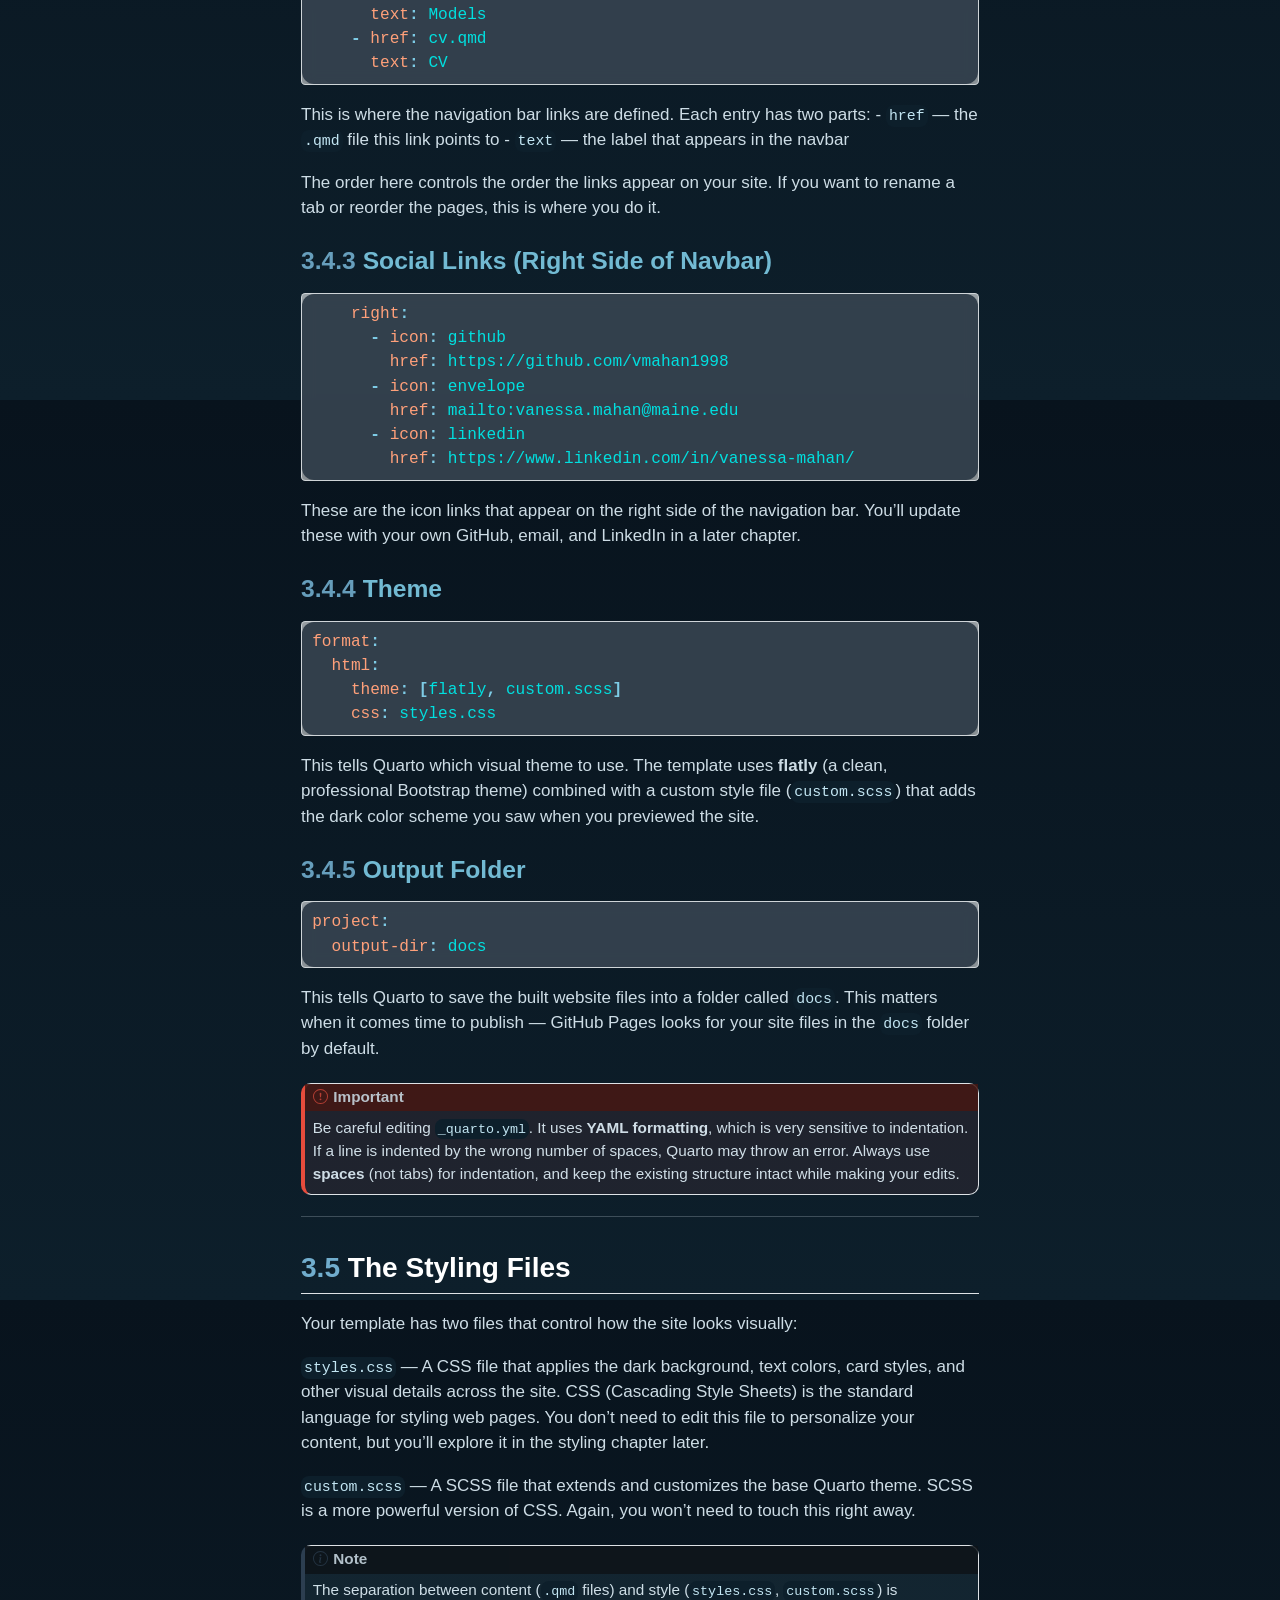
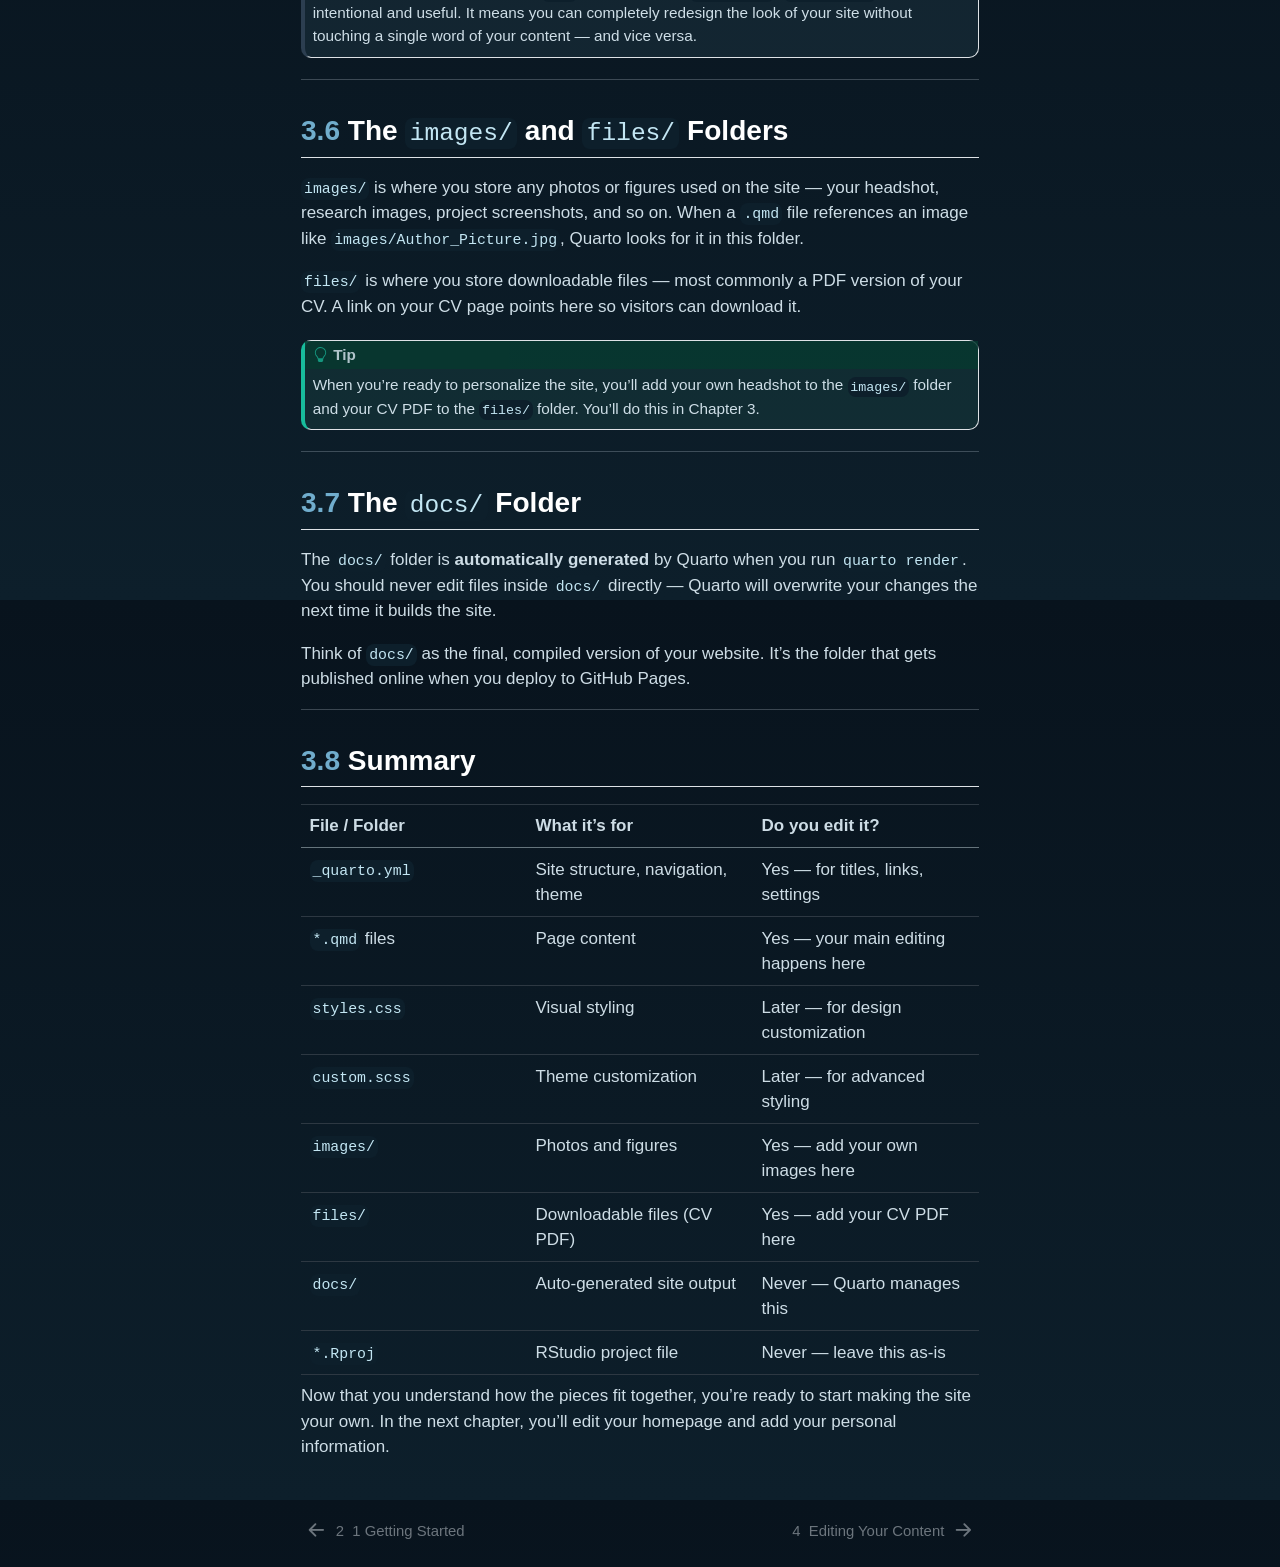
<file: docs/02-structure.html>
<!DOCTYPE html>
<html xmlns="http://www.w3.org/1999/xhtml" lang="en" xml:lang="en"><head>

<meta charset="utf-8">
<meta name="generator" content="quarto-1.7.32">

<meta name="viewport" content="width=device-width, initial-scale=1.0, user-scalable=yes">


<title>3&nbsp; Understanding the File Structure – Building a Research Website with Quarto</title>
<style>
code{white-space: pre-wrap;}
span.smallcaps{font-variant: small-caps;}
div.columns{display: flex; gap: min(4vw, 1.5em);}
div.column{flex: auto; overflow-x: auto;}
div.hanging-indent{margin-left: 1.5em; text-indent: -1.5em;}
ul.task-list{list-style: none;}
ul.task-list li input[type="checkbox"] {
  width: 0.8em;
  margin: 0 0.8em 0.2em -1em; /* quarto-specific, see https://github.com/quarto-dev/quarto-cli/issues/4556 */ 
  vertical-align: middle;
}
/* CSS for syntax highlighting */
html { -webkit-text-size-adjust: 100%; }
pre > code.sourceCode { white-space: pre; position: relative; }
pre > code.sourceCode > span { display: inline-block; line-height: 1.25; }
pre > code.sourceCode > span:empty { height: 1.2em; }
.sourceCode { overflow: visible; }
code.sourceCode > span { color: inherit; text-decoration: inherit; }
div.sourceCode { margin: 1em 0; }
pre.sourceCode { margin: 0; }
@media screen {
div.sourceCode { overflow: auto; }
}
@media print {
pre > code.sourceCode { white-space: pre-wrap; }
pre > code.sourceCode > span { text-indent: -5em; padding-left: 5em; }
}
pre.numberSource code
  { counter-reset: source-line 0; }
pre.numberSource code > span
  { position: relative; left: -4em; counter-increment: source-line; }
pre.numberSource code > span > a:first-child::before
  { content: counter(source-line);
    position: relative; left: -1em; text-align: right; vertical-align: baseline;
    border: none; display: inline-block;
    -webkit-touch-callout: none; -webkit-user-select: none;
    -khtml-user-select: none; -moz-user-select: none;
    -ms-user-select: none; user-select: none;
    padding: 0 4px; width: 4em;
  }
pre.numberSource { margin-left: 3em;  padding-left: 4px; }
div.sourceCode
  {   }
@media screen {
pre > code.sourceCode > span > a:first-child::before { text-decoration: underline; }
}
</style>


<script src="site_libs/quarto-nav/quarto-nav.js"></script>
<script src="site_libs/quarto-nav/headroom.min.js"></script>
<script src="site_libs/clipboard/clipboard.min.js"></script>
<script src="site_libs/quarto-search/autocomplete.umd.js"></script>
<script src="site_libs/quarto-search/fuse.min.js"></script>
<script src="site_libs/quarto-search/quarto-search.js"></script>
<meta name="quarto:offset" content="./">
<link href="./03-editing.html" rel="next">
<link href="./01-getting-started.html" rel="prev">
<script src="site_libs/quarto-html/quarto.js" type="module"></script>
<script src="site_libs/quarto-html/tabsets/tabsets.js" type="module"></script>
<script src="site_libs/quarto-html/popper.min.js"></script>
<script src="site_libs/quarto-html/tippy.umd.min.js"></script>
<script src="site_libs/quarto-html/anchor.min.js"></script>
<link href="site_libs/quarto-html/tippy.css" rel="stylesheet">
<link href="site_libs/quarto-html/quarto-syntax-highlighting-dark-2fef5ea3f8957b3e4ecc936fc74692ca.css" rel="stylesheet" id="quarto-text-highlighting-styles">
<script src="site_libs/bootstrap/bootstrap.min.js"></script>
<link href="site_libs/bootstrap/bootstrap-icons.css" rel="stylesheet">
<link href="site_libs/bootstrap/bootstrap-cca8fdf2eb67be8a044680ae3fe9ec6b.min.css" rel="stylesheet" append-hash="true" id="quarto-bootstrap" data-mode="dark">
<script id="quarto-search-options" type="application/json">{
  "location": "sidebar",
  "copy-button": false,
  "collapse-after": 3,
  "panel-placement": "start",
  "type": "textbox",
  "limit": 50,
  "keyboard-shortcut": [
    "f",
    "/",
    "s"
  ],
  "show-item-context": false,
  "language": {
    "search-no-results-text": "No results",
    "search-matching-documents-text": "matching documents",
    "search-copy-link-title": "Copy link to search",
    "search-hide-matches-text": "Hide additional matches",
    "search-more-match-text": "more match in this document",
    "search-more-matches-text": "more matches in this document",
    "search-clear-button-title": "Clear",
    "search-text-placeholder": "",
    "search-detached-cancel-button-title": "Cancel",
    "search-submit-button-title": "Submit",
    "search-label": "Search"
  }
}</script>


<link rel="stylesheet" href="styles.css">
</head>

<body class="nav-sidebar floating quarto-light">

<div id="quarto-search-results"></div>
  <header id="quarto-header" class="headroom fixed-top">
  <nav class="quarto-secondary-nav">
    <div class="container-fluid d-flex">
      <button type="button" class="quarto-btn-toggle btn" data-bs-toggle="collapse" role="button" data-bs-target=".quarto-sidebar-collapse-item" aria-controls="quarto-sidebar" aria-expanded="false" aria-label="Toggle sidebar navigation" onclick="if (window.quartoToggleHeadroom) { window.quartoToggleHeadroom(); }">
        <i class="bi bi-layout-text-sidebar-reverse"></i>
      </button>
        <nav class="quarto-page-breadcrumbs" aria-label="breadcrumb"><ol class="breadcrumb"><li class="breadcrumb-item"><a href="./02-structure.html"><span class="chapter-number">3</span>&nbsp; <span class="chapter-title">Understanding the File Structure</span></a></li></ol></nav>
        <a class="flex-grow-1" role="navigation" data-bs-toggle="collapse" data-bs-target=".quarto-sidebar-collapse-item" aria-controls="quarto-sidebar" aria-expanded="false" aria-label="Toggle sidebar navigation" onclick="if (window.quartoToggleHeadroom) { window.quartoToggleHeadroom(); }">      
        </a>
      <button type="button" class="btn quarto-search-button" aria-label="Search" onclick="window.quartoOpenSearch();">
        <i class="bi bi-search"></i>
      </button>
    </div>
  </nav>
</header>
<!-- content -->
<div id="quarto-content" class="quarto-container page-columns page-rows-contents page-layout-article">
<!-- sidebar -->
  <nav id="quarto-sidebar" class="sidebar collapse collapse-horizontal quarto-sidebar-collapse-item sidebar-navigation floating overflow-auto">
    <div class="pt-lg-2 mt-2 text-left sidebar-header">
    <div class="sidebar-title mb-0 py-0">
      <a href="./">Building a Research Website with Quarto</a> 
    </div>
      </div>
        <div class="mt-2 flex-shrink-0 align-items-center">
        <div class="sidebar-search">
        <div id="quarto-search" class="" title="Search"></div>
        </div>
        </div>
    <div class="sidebar-menu-container"> 
    <ul class="list-unstyled mt-1">
        <li class="sidebar-item">
  <div class="sidebar-item-container"> 
  <a href="./index.html" class="sidebar-item-text sidebar-link">
 <span class="menu-text"><span class="chapter-number">1</span>&nbsp; <span class="chapter-title">Building a Research Website with Quarto</span></span></a>
  </div>
</li>
        <li class="sidebar-item">
  <div class="sidebar-item-container"> 
  <a href="./01-getting-started.html" class="sidebar-item-text sidebar-link">
 <span class="menu-text"><span class="chapter-number">2</span>&nbsp; <span class="chapter-title">1 Getting Started</span></span></a>
  </div>
</li>
        <li class="sidebar-item">
  <div class="sidebar-item-container"> 
  <a href="./02-structure.html" class="sidebar-item-text sidebar-link active">
 <span class="menu-text"><span class="chapter-number">3</span>&nbsp; <span class="chapter-title">Understanding the File Structure</span></span></a>
  </div>
</li>
        <li class="sidebar-item">
  <div class="sidebar-item-container"> 
  <a href="./03-editing.html" class="sidebar-item-text sidebar-link">
 <span class="menu-text"><span class="chapter-number">4</span>&nbsp; <span class="chapter-title">Editing Your Content</span></span></a>
  </div>
</li>
        <li class="sidebar-item">
  <div class="sidebar-item-container"> 
  <a href="./04-styling.html" class="sidebar-item-text sidebar-link">
 <span class="menu-text"><span class="chapter-number">5</span>&nbsp; <span class="chapter-title">Customizing Style</span></span></a>
  </div>
</li>
        <li class="sidebar-item">
  <div class="sidebar-item-container"> 
  <a href="./05-publishing.html" class="sidebar-item-text sidebar-link">
 <span class="menu-text"><span class="chapter-number">6</span>&nbsp; <span class="chapter-title">Publishing Your Website</span></span></a>
  </div>
</li>
    </ul>
    </div>
</nav>
<div id="quarto-sidebar-glass" class="quarto-sidebar-collapse-item" data-bs-toggle="collapse" data-bs-target=".quarto-sidebar-collapse-item"></div>
<!-- margin-sidebar -->
    <div id="quarto-margin-sidebar" class="sidebar margin-sidebar">
        <nav id="TOC" role="doc-toc" class="toc-active">
    <h2 id="toc-title">Table of contents</h2>
   
  <ul class="collapse">
  <li><a href="#overview" id="toc-overview" class="nav-link active" data-scroll-target="#overview"><span class="header-section-number">3.1</span> Overview</a></li>
  <li><a href="#the-big-picture" id="toc-the-big-picture" class="nav-link" data-scroll-target="#the-big-picture"><span class="header-section-number">3.2</span> The Big Picture</a></li>
  <li><a href="#the-.qmd-files-your-page-content" id="toc-the-.qmd-files-your-page-content" class="nav-link" data-scroll-target="#the-.qmd-files-your-page-content"><span class="header-section-number">3.3</span> The <code>.qmd</code> Files — Your Page Content</a></li>
  <li><a href="#the-_quarto.yml-file-your-sites-control-center" id="toc-the-_quarto.yml-file-your-sites-control-center" class="nav-link" data-scroll-target="#the-_quarto.yml-file-your-sites-control-center"><span class="header-section-number">3.4</span> The <code>_quarto.yml</code> File — Your Site’s Control Center</a></li>
  <li><a href="#the-styling-files" id="toc-the-styling-files" class="nav-link" data-scroll-target="#the-styling-files"><span class="header-section-number">3.5</span> The Styling Files</a></li>
  <li><a href="#the-images-and-files-folders" id="toc-the-images-and-files-folders" class="nav-link" data-scroll-target="#the-images-and-files-folders"><span class="header-section-number">3.6</span> The <code>images/</code> and <code>files/</code> Folders</a></li>
  <li><a href="#the-docs-folder" id="toc-the-docs-folder" class="nav-link" data-scroll-target="#the-docs-folder"><span class="header-section-number">3.7</span> The <code>docs/</code> Folder</a></li>
  <li><a href="#summary" id="toc-summary" class="nav-link" data-scroll-target="#summary"><span class="header-section-number">3.8</span> Summary</a></li>
  </ul>
</nav>
    </div>
<!-- main -->
<main class="content" id="quarto-document-content">

<header id="title-block-header" class="quarto-title-block default">
<div class="quarto-title">
<h1 class="title"><span class="chapter-number">3</span>&nbsp; <span class="chapter-title">Understanding the File Structure</span></h1>
<p class="subtitle lead">What each file does and how they work together</p>
</div>



<div class="quarto-title-meta">

    
  
    
  </div>
  


</header>


<section id="overview" class="level2" data-number="3.1">
<h2 data-number="3.1" class="anchored" data-anchor-id="overview"><span class="header-section-number">3.1</span> Overview</h2>
<p>Now that your project is open in RStudio, you’re probably looking at a list of files and wondering what they all do. This chapter explains how a Quarto website is organized, what each file’s role is, and how they connect to produce the website you previewed in the last chapter.</p>
<p>Understanding the structure before you start editing will save you a lot of confusion later — so take a few minutes to read through this before making any changes.</p>
<hr>
</section>
<section id="the-big-picture" class="level2" data-number="3.2">
<h2 data-number="3.2" class="anchored" data-anchor-id="the-big-picture"><span class="header-section-number">3.2</span> The Big Picture</h2>
<p>A Quarto website is just a <strong>folder of plain text files</strong>. When you run <code>quarto preview</code> or <code>quarto render</code>, Quarto reads those files and converts them into the HTML pages that make up your website.</p>
<p>Here’s a map of what’s in your project folder and what each piece does:</p>
<div class="sourceCode" id="cb1"><pre class="sourceCode yaml code-with-copy"><code class="sourceCode yaml"><span id="cb1-1"><a href="#cb1-1" aria-hidden="true" tabindex="-1"></a><span class="at">Personal_Website_Template/</span></span>
<span id="cb1-2"><a href="#cb1-2" aria-hidden="true" tabindex="-1"></a><span class="at">│</span></span>
<span id="cb1-3"><a href="#cb1-3" aria-hidden="true" tabindex="-1"></a><span class="fu">├── _quarto.yml          ← The control center</span><span class="kw">:</span><span class="at"> site title, navigation, theme</span></span>
<span id="cb1-4"><a href="#cb1-4" aria-hidden="true" tabindex="-1"></a><span class="at">├── index.qmd            ← Your homepage</span></span>
<span id="cb1-5"><a href="#cb1-5" aria-hidden="true" tabindex="-1"></a><span class="at">├── research.qmd         ← Your research overview page</span></span>
<span id="cb1-6"><a href="#cb1-6" aria-hidden="true" tabindex="-1"></a><span class="at">├── publications.qmd     ← Your publications list</span></span>
<span id="cb1-7"><a href="#cb1-7" aria-hidden="true" tabindex="-1"></a><span class="at">├── projects.qmd         ← Your projects and models page</span></span>
<span id="cb1-8"><a href="#cb1-8" aria-hidden="true" tabindex="-1"></a><span class="at">├── cv.qmd               ← Your CV page</span></span>
<span id="cb1-9"><a href="#cb1-9" aria-hidden="true" tabindex="-1"></a><span class="at">├── modeling_basics.qmd  ← A learning/tutorial tab</span></span>
<span id="cb1-10"><a href="#cb1-10" aria-hidden="true" tabindex="-1"></a><span class="at">│</span></span>
<span id="cb1-11"><a href="#cb1-11" aria-hidden="true" tabindex="-1"></a><span class="at">├── custom.scss          ← Advanced style customization (colors, fonts)</span></span>
<span id="cb1-12"><a href="#cb1-12" aria-hidden="true" tabindex="-1"></a><span class="at">├── styles.css           ← Additional styling rules</span></span>
<span id="cb1-13"><a href="#cb1-13" aria-hidden="true" tabindex="-1"></a><span class="at">│</span></span>
<span id="cb1-14"><a href="#cb1-14" aria-hidden="true" tabindex="-1"></a><span class="at">├── images/              ← Folder for photos and figures used on the site</span></span>
<span id="cb1-15"><a href="#cb1-15" aria-hidden="true" tabindex="-1"></a><span class="at">├── files/               ← Folder for downloadable files like your CV PDF</span></span>
<span id="cb1-16"><a href="#cb1-16" aria-hidden="true" tabindex="-1"></a><span class="at">├── docs/                ← Auto-generated folder; this is what gets published online</span></span>
<span id="cb1-17"><a href="#cb1-17" aria-hidden="true" tabindex="-1"></a><span class="at">│</span></span>
<span id="cb1-18"><a href="#cb1-18" aria-hidden="true" tabindex="-1"></a><span class="at">└── *.Rproj              ← RStudio project file (you opened this in Chapter 1)</span></span></code><button title="Copy to Clipboard" class="code-copy-button"><i class="bi"></i></button></pre></div>
<div class="callout callout-style-default callout-note callout-titled">
<div class="callout-header d-flex align-content-center">
<div class="callout-icon-container">
<i class="callout-icon"></i>
</div>
<div class="callout-title-container flex-fill">
Note
</div>
</div>
<div class="callout-body-container callout-body">
<p>You don’t need to understand every file right now. Focus on the <code>.qmd</code> files and <code>_quarto.yml</code> for now — those are where almost all of your editing will happen.</p>
</div>
</div>
<hr>
</section>
<section id="the-.qmd-files-your-page-content" class="level2" data-number="3.3">
<h2 data-number="3.3" class="anchored" data-anchor-id="the-.qmd-files-your-page-content"><span class="header-section-number">3.3</span> The <code>.qmd</code> Files — Your Page Content</h2>
<p>Files ending in <code>.qmd</code> are <strong>Quarto Markdown</strong> files. Each one becomes a single page on your website. They are plain text files, which means you can open and edit them in RStudio like a document.</p>
<p>Here’s what each page in your template is for:</p>
<table class="caption-top table">
<colgroup>
<col style="width: 33%">
<col style="width: 33%">
<col style="width: 33%">
</colgroup>
<thead>
<tr class="header">
<th>File</th>
<th>Page</th>
<th>What it contains</th>
</tr>
</thead>
<tbody>
<tr class="odd">
<td><code>index.qmd</code></td>
<td>Homepage</td>
<td>Your name, photo, research summary, and featured tools</td>
</tr>
<tr class="even">
<td><code>research.qmd</code></td>
<td>Research</td>
<td>An overview of your research areas and dissertation work</td>
</tr>
<tr class="odd">
<td><code>publications.qmd</code></td>
<td>Publications</td>
<td>A list of your papers, reports, and written work</td>
</tr>
<tr class="even">
<td><code>projects.qmd</code></td>
<td>Projects / Models</td>
<td>Highlights of tools and projects you’ve built</td>
</tr>
<tr class="odd">
<td><code>cv.qmd</code></td>
<td>CV</td>
<td>A web version of your curriculum vitae</td>
</tr>
<tr class="even">
<td><code>modeling_basics.qmd</code></td>
<td>Learning Tab</td>
<td>Educational content or resources you want to share</td>
</tr>
</tbody>
</table>
<p>If you open any of these files in RStudio, you’ll see they follow the same basic pattern: a short header block at the top (called the <strong>YAML front matter</strong>, enclosed in <code>---</code>), followed by regular text with some formatting.</p>
<p>For example, at the top of <code>research.qmd</code> you’ll see:</p>
<div class="sourceCode" id="cb2"><pre class="sourceCode yaml code-with-copy"><code class="sourceCode yaml"><span id="cb2-1"><a href="#cb2-1" aria-hidden="true" tabindex="-1"></a><span class="pp">---</span></span>
<span id="cb2-2"><a href="#cb2-2" aria-hidden="true" tabindex="-1"></a><span class="fu">title</span><span class="kw">:</span><span class="at"> </span><span class="st">"Research"</span></span>
<span id="cb2-3"><a href="#cb2-3" aria-hidden="true" tabindex="-1"></a><span class="pp">---</span></span></code><button title="Copy to Clipboard" class="code-copy-button"><i class="bi"></i></button></pre></div>
<p>That’s all Quarto needs to know the title of the page. Everything below that line is the content that appears on the page.</p>
<div class="callout callout-style-default callout-tip callout-titled">
<div class="callout-header d-flex align-content-center">
<div class="callout-icon-container">
<i class="callout-icon"></i>
</div>
<div class="callout-title-container flex-fill">
Tip
</div>
</div>
<div class="callout-body-container callout-body">
<p><strong>What is Markdown?</strong> Markdown is a simple way of formatting text using plain characters. For example, putting <code>**text**</code> around a word makes it <strong>bold</strong>, and starting a line with <code>##</code> makes it a heading. You don’t need to learn all of Markdown right now — you’ll pick it up naturally as you edit the template pages.</p>
</div>
</div>
<hr>
</section>
<section id="the-_quarto.yml-file-your-sites-control-center" class="level2" data-number="3.4">
<h2 data-number="3.4" class="anchored" data-anchor-id="the-_quarto.yml-file-your-sites-control-center"><span class="header-section-number">3.4</span> The <code>_quarto.yml</code> File — Your Site’s Control Center</h2>
<p>The <code>_quarto.yml</code> file is the most important configuration file in your project. It controls the overall structure of the site: the title, the navigation bar, the theme, the footer, and more.</p>
<p>Open it in RStudio now and take a look. Here’s what the key sections mean:</p>
<section id="site-title" class="level3" data-number="3.4.1">
<h3 data-number="3.4.1" class="anchored" data-anchor-id="site-title"><span class="header-section-number">3.4.1</span> Site Title</h3>
<div class="sourceCode" id="cb3"><pre class="sourceCode yaml code-with-copy"><code class="sourceCode yaml"><span id="cb3-1"><a href="#cb3-1" aria-hidden="true" tabindex="-1"></a><span class="fu">website</span><span class="kw">:</span></span>
<span id="cb3-2"><a href="#cb3-2" aria-hidden="true" tabindex="-1"></a><span class="at">  </span><span class="fu">title</span><span class="kw">:</span><span class="at"> </span><span class="st">"Vanessa Quintana"</span></span></code><button title="Copy to Clipboard" class="code-copy-button"><i class="bi"></i></button></pre></div>
<p>This sets the name that appears in the browser tab and the top-left of the navigation bar. You’ll change this to your own name when you personalize the site.</p>
</section>
<section id="navigation-bar" class="level3" data-number="3.4.2">
<h3 data-number="3.4.2" class="anchored" data-anchor-id="navigation-bar"><span class="header-section-number">3.4.2</span> Navigation Bar</h3>
<div class="sourceCode" id="cb4"><pre class="sourceCode yaml code-with-copy"><code class="sourceCode yaml"><span id="cb4-1"><a href="#cb4-1" aria-hidden="true" tabindex="-1"></a><span class="fu">navbar</span><span class="kw">:</span></span>
<span id="cb4-2"><a href="#cb4-2" aria-hidden="true" tabindex="-1"></a><span class="at">  </span><span class="fu">left</span><span class="kw">:</span></span>
<span id="cb4-3"><a href="#cb4-3" aria-hidden="true" tabindex="-1"></a><span class="at">    </span><span class="kw">-</span><span class="at"> </span><span class="fu">href</span><span class="kw">:</span><span class="at"> modeling_basics.qmd</span></span>
<span id="cb4-4"><a href="#cb4-4" aria-hidden="true" tabindex="-1"></a><span class="at">      </span><span class="fu">text</span><span class="kw">:</span><span class="at"> Modeling Basics</span></span>
<span id="cb4-5"><a href="#cb4-5" aria-hidden="true" tabindex="-1"></a><span class="at">    </span><span class="kw">-</span><span class="at"> </span><span class="fu">href</span><span class="kw">:</span><span class="at"> research.qmd</span></span>
<span id="cb4-6"><a href="#cb4-6" aria-hidden="true" tabindex="-1"></a><span class="at">      </span><span class="fu">text</span><span class="kw">:</span><span class="at"> Research</span></span>
<span id="cb4-7"><a href="#cb4-7" aria-hidden="true" tabindex="-1"></a><span class="at">    </span><span class="kw">-</span><span class="at"> </span><span class="fu">href</span><span class="kw">:</span><span class="at"> publications.qmd</span></span>
<span id="cb4-8"><a href="#cb4-8" aria-hidden="true" tabindex="-1"></a><span class="at">      </span><span class="fu">text</span><span class="kw">:</span><span class="at"> Publications</span></span>
<span id="cb4-9"><a href="#cb4-9" aria-hidden="true" tabindex="-1"></a><span class="at">    </span><span class="kw">-</span><span class="at"> </span><span class="fu">href</span><span class="kw">:</span><span class="at"> projects.qmd</span></span>
<span id="cb4-10"><a href="#cb4-10" aria-hidden="true" tabindex="-1"></a><span class="at">      </span><span class="fu">text</span><span class="kw">:</span><span class="at"> Models</span></span>
<span id="cb4-11"><a href="#cb4-11" aria-hidden="true" tabindex="-1"></a><span class="at">    </span><span class="kw">-</span><span class="at"> </span><span class="fu">href</span><span class="kw">:</span><span class="at"> cv.qmd</span></span>
<span id="cb4-12"><a href="#cb4-12" aria-hidden="true" tabindex="-1"></a><span class="at">      </span><span class="fu">text</span><span class="kw">:</span><span class="at"> CV</span></span></code><button title="Copy to Clipboard" class="code-copy-button"><i class="bi"></i></button></pre></div>
<p>This is where the navigation bar links are defined. Each entry has two parts: - <code>href</code> — the <code>.qmd</code> file this link points to - <code>text</code> — the label that appears in the navbar</p>
<p>The order here controls the order the links appear on your site. If you want to rename a tab or reorder the pages, this is where you do it.</p>
</section>
<section id="social-links-right-side-of-navbar" class="level3" data-number="3.4.3">
<h3 data-number="3.4.3" class="anchored" data-anchor-id="social-links-right-side-of-navbar"><span class="header-section-number">3.4.3</span> Social Links (Right Side of Navbar)</h3>
<div class="sourceCode" id="cb5"><pre class="sourceCode yaml code-with-copy"><code class="sourceCode yaml"><span id="cb5-1"><a href="#cb5-1" aria-hidden="true" tabindex="-1"></a><span class="at">    </span><span class="fu">right</span><span class="kw">:</span></span>
<span id="cb5-2"><a href="#cb5-2" aria-hidden="true" tabindex="-1"></a><span class="at">      </span><span class="kw">-</span><span class="at"> </span><span class="fu">icon</span><span class="kw">:</span><span class="at"> github</span></span>
<span id="cb5-3"><a href="#cb5-3" aria-hidden="true" tabindex="-1"></a><span class="at">        </span><span class="fu">href</span><span class="kw">:</span><span class="at"> https://github.com/vmahan1998</span></span>
<span id="cb5-4"><a href="#cb5-4" aria-hidden="true" tabindex="-1"></a><span class="at">      </span><span class="kw">-</span><span class="at"> </span><span class="fu">icon</span><span class="kw">:</span><span class="at"> envelope</span></span>
<span id="cb5-5"><a href="#cb5-5" aria-hidden="true" tabindex="-1"></a><span class="at">        </span><span class="fu">href</span><span class="kw">:</span><span class="at"> mailto:vanessa.mahan@maine.edu</span></span>
<span id="cb5-6"><a href="#cb5-6" aria-hidden="true" tabindex="-1"></a><span class="at">      </span><span class="kw">-</span><span class="at"> </span><span class="fu">icon</span><span class="kw">:</span><span class="at"> linkedin</span></span>
<span id="cb5-7"><a href="#cb5-7" aria-hidden="true" tabindex="-1"></a><span class="at">        </span><span class="fu">href</span><span class="kw">:</span><span class="at"> https://www.linkedin.com/in/vanessa-mahan/</span></span></code><button title="Copy to Clipboard" class="code-copy-button"><i class="bi"></i></button></pre></div>
<p>These are the icon links that appear on the right side of the navigation bar. You’ll update these with your own GitHub, email, and LinkedIn in a later chapter.</p>
</section>
<section id="theme" class="level3" data-number="3.4.4">
<h3 data-number="3.4.4" class="anchored" data-anchor-id="theme"><span class="header-section-number">3.4.4</span> Theme</h3>
<div class="sourceCode" id="cb6"><pre class="sourceCode yaml code-with-copy"><code class="sourceCode yaml"><span id="cb6-1"><a href="#cb6-1" aria-hidden="true" tabindex="-1"></a><span class="fu">format</span><span class="kw">:</span></span>
<span id="cb6-2"><a href="#cb6-2" aria-hidden="true" tabindex="-1"></a><span class="at">  </span><span class="fu">html</span><span class="kw">:</span></span>
<span id="cb6-3"><a href="#cb6-3" aria-hidden="true" tabindex="-1"></a><span class="at">    </span><span class="fu">theme</span><span class="kw">:</span><span class="at"> </span><span class="kw">[</span><span class="at">flatly</span><span class="kw">,</span><span class="at"> custom.scss</span><span class="kw">]</span></span>
<span id="cb6-4"><a href="#cb6-4" aria-hidden="true" tabindex="-1"></a><span class="at">    </span><span class="fu">css</span><span class="kw">:</span><span class="at"> styles.css</span></span></code><button title="Copy to Clipboard" class="code-copy-button"><i class="bi"></i></button></pre></div>
<p>This tells Quarto which visual theme to use. The template uses <strong>flatly</strong> (a clean, professional Bootstrap theme) combined with a custom style file (<code>custom.scss</code>) that adds the dark color scheme you saw when you previewed the site.</p>
</section>
<section id="output-folder" class="level3" data-number="3.4.5">
<h3 data-number="3.4.5" class="anchored" data-anchor-id="output-folder"><span class="header-section-number">3.4.5</span> Output Folder</h3>
<div class="sourceCode" id="cb7"><pre class="sourceCode yaml code-with-copy"><code class="sourceCode yaml"><span id="cb7-1"><a href="#cb7-1" aria-hidden="true" tabindex="-1"></a><span class="fu">project</span><span class="kw">:</span></span>
<span id="cb7-2"><a href="#cb7-2" aria-hidden="true" tabindex="-1"></a><span class="at">  </span><span class="fu">output-dir</span><span class="kw">:</span><span class="at"> docs</span></span></code><button title="Copy to Clipboard" class="code-copy-button"><i class="bi"></i></button></pre></div>
<p>This tells Quarto to save the built website files into a folder called <code>docs</code>. This matters when it comes time to publish — GitHub Pages looks for your site files in the <code>docs</code> folder by default.</p>
<div class="callout callout-style-default callout-important callout-titled">
<div class="callout-header d-flex align-content-center">
<div class="callout-icon-container">
<i class="callout-icon"></i>
</div>
<div class="callout-title-container flex-fill">
Important
</div>
</div>
<div class="callout-body-container callout-body">
<p>Be careful editing <code>_quarto.yml</code>. It uses <strong>YAML formatting</strong>, which is very sensitive to indentation. If a line is indented by the wrong number of spaces, Quarto may throw an error. Always use <strong>spaces</strong> (not tabs) for indentation, and keep the existing structure intact while making your edits.</p>
</div>
</div>
<hr>
</section>
</section>
<section id="the-styling-files" class="level2" data-number="3.5">
<h2 data-number="3.5" class="anchored" data-anchor-id="the-styling-files"><span class="header-section-number">3.5</span> The Styling Files</h2>
<p>Your template has two files that control how the site looks visually:</p>
<p><strong><code>styles.css</code></strong> — A CSS file that applies the dark background, text colors, card styles, and other visual details across the site. CSS (Cascading Style Sheets) is the standard language for styling web pages. You don’t need to edit this file to personalize your content, but you’ll explore it in the styling chapter later.</p>
<p><strong><code>custom.scss</code></strong> — A SCSS file that extends and customizes the base Quarto theme. SCSS is a more powerful version of CSS. Again, you won’t need to touch this right away.</p>
<div class="callout callout-style-default callout-note callout-titled">
<div class="callout-header d-flex align-content-center">
<div class="callout-icon-container">
<i class="callout-icon"></i>
</div>
<div class="callout-title-container flex-fill">
Note
</div>
</div>
<div class="callout-body-container callout-body">
<p>The separation between content (<code>.qmd</code> files) and style (<code>styles.css</code>, <code>custom.scss</code>) is intentional and useful. It means you can completely redesign the look of your site without touching a single word of your content — and vice versa.</p>
</div>
</div>
<hr>
</section>
<section id="the-images-and-files-folders" class="level2" data-number="3.6">
<h2 data-number="3.6" class="anchored" data-anchor-id="the-images-and-files-folders"><span class="header-section-number">3.6</span> The <code>images/</code> and <code>files/</code> Folders</h2>
<p><strong><code>images/</code></strong> is where you store any photos or figures used on the site — your headshot, research images, project screenshots, and so on. When a <code>.qmd</code> file references an image like <code>images/Author_Picture.jpg</code>, Quarto looks for it in this folder.</p>
<p><strong><code>files/</code></strong> is where you store downloadable files — most commonly a PDF version of your CV. A link on your CV page points here so visitors can download it.</p>
<div class="callout callout-style-default callout-tip callout-titled">
<div class="callout-header d-flex align-content-center">
<div class="callout-icon-container">
<i class="callout-icon"></i>
</div>
<div class="callout-title-container flex-fill">
Tip
</div>
</div>
<div class="callout-body-container callout-body">
<p>When you’re ready to personalize the site, you’ll add your own headshot to the <code>images/</code> folder and your CV PDF to the <code>files/</code> folder. You’ll do this in Chapter 3.</p>
</div>
</div>
<hr>
</section>
<section id="the-docs-folder" class="level2" data-number="3.7">
<h2 data-number="3.7" class="anchored" data-anchor-id="the-docs-folder"><span class="header-section-number">3.7</span> The <code>docs/</code> Folder</h2>
<p>The <code>docs/</code> folder is <strong>automatically generated</strong> by Quarto when you run <code>quarto render</code>. You should never edit files inside <code>docs/</code> directly — Quarto will overwrite your changes the next time it builds the site.</p>
<p>Think of <code>docs/</code> as the final, compiled version of your website. It’s the folder that gets published online when you deploy to GitHub Pages.</p>
<hr>
</section>
<section id="summary" class="level2" data-number="3.8">
<h2 data-number="3.8" class="anchored" data-anchor-id="summary"><span class="header-section-number">3.8</span> Summary</h2>
<table class="caption-top table">
<colgroup>
<col style="width: 33%">
<col style="width: 33%">
<col style="width: 33%">
</colgroup>
<thead>
<tr class="header">
<th>File / Folder</th>
<th>What it’s for</th>
<th>Do you edit it?</th>
</tr>
</thead>
<tbody>
<tr class="odd">
<td><code>_quarto.yml</code></td>
<td>Site structure, navigation, theme</td>
<td>Yes — for titles, links, settings</td>
</tr>
<tr class="even">
<td><code>*.qmd</code> files</td>
<td>Page content</td>
<td>Yes — your main editing happens here</td>
</tr>
<tr class="odd">
<td><code>styles.css</code></td>
<td>Visual styling</td>
<td>Later — for design customization</td>
</tr>
<tr class="even">
<td><code>custom.scss</code></td>
<td>Theme customization</td>
<td>Later — for advanced styling</td>
</tr>
<tr class="odd">
<td><code>images/</code></td>
<td>Photos and figures</td>
<td>Yes — add your own images here</td>
</tr>
<tr class="even">
<td><code>files/</code></td>
<td>Downloadable files (CV PDF)</td>
<td>Yes — add your CV PDF here</td>
</tr>
<tr class="odd">
<td><code>docs/</code></td>
<td>Auto-generated site output</td>
<td>Never — Quarto manages this</td>
</tr>
<tr class="even">
<td><code>*.Rproj</code></td>
<td>RStudio project file</td>
<td>Never — leave this as-is</td>
</tr>
</tbody>
</table>
<p>Now that you understand how the pieces fit together, you’re ready to start making the site your own. In the next chapter, you’ll edit your homepage and add your personal information.</p>


</section>

</main> <!-- /main -->
<script id="quarto-html-after-body" type="application/javascript">
  window.document.addEventListener("DOMContentLoaded", function (event) {
    const icon = "";
    const anchorJS = new window.AnchorJS();
    anchorJS.options = {
      placement: 'right',
      icon: icon
    };
    anchorJS.add('.anchored');
    const isCodeAnnotation = (el) => {
      for (const clz of el.classList) {
        if (clz.startsWith('code-annotation-')) {                     
          return true;
        }
      }
      return false;
    }
    const onCopySuccess = function(e) {
      // button target
      const button = e.trigger;
      // don't keep focus
      button.blur();
      // flash "checked"
      button.classList.add('code-copy-button-checked');
      var currentTitle = button.getAttribute("title");
      button.setAttribute("title", "Copied!");
      let tooltip;
      if (window.bootstrap) {
        button.setAttribute("data-bs-toggle", "tooltip");
        button.setAttribute("data-bs-placement", "left");
        button.setAttribute("data-bs-title", "Copied!");
        tooltip = new bootstrap.Tooltip(button, 
          { trigger: "manual", 
            customClass: "code-copy-button-tooltip",
            offset: [0, -8]});
        tooltip.show();    
      }
      setTimeout(function() {
        if (tooltip) {
          tooltip.hide();
          button.removeAttribute("data-bs-title");
          button.removeAttribute("data-bs-toggle");
          button.removeAttribute("data-bs-placement");
        }
        button.setAttribute("title", currentTitle);
        button.classList.remove('code-copy-button-checked');
      }, 1000);
      // clear code selection
      e.clearSelection();
    }
    const getTextToCopy = function(trigger) {
        const codeEl = trigger.previousElementSibling.cloneNode(true);
        for (const childEl of codeEl.children) {
          if (isCodeAnnotation(childEl)) {
            childEl.remove();
          }
        }
        return codeEl.innerText;
    }
    const clipboard = new window.ClipboardJS('.code-copy-button:not([data-in-quarto-modal])', {
      text: getTextToCopy
    });
    clipboard.on('success', onCopySuccess);
    if (window.document.getElementById('quarto-embedded-source-code-modal')) {
      const clipboardModal = new window.ClipboardJS('.code-copy-button[data-in-quarto-modal]', {
        text: getTextToCopy,
        container: window.document.getElementById('quarto-embedded-source-code-modal')
      });
      clipboardModal.on('success', onCopySuccess);
    }
      var localhostRegex = new RegExp(/^(?:http|https):\/\/localhost\:?[0-9]*\//);
      var mailtoRegex = new RegExp(/^mailto:/);
        var filterRegex = new RegExp('/' + window.location.host + '/');
      var isInternal = (href) => {
          return filterRegex.test(href) || localhostRegex.test(href) || mailtoRegex.test(href);
      }
      // Inspect non-navigation links and adorn them if external
     var links = window.document.querySelectorAll('a[href]:not(.nav-link):not(.navbar-brand):not(.toc-action):not(.sidebar-link):not(.sidebar-item-toggle):not(.pagination-link):not(.no-external):not([aria-hidden]):not(.dropdown-item):not(.quarto-navigation-tool):not(.about-link)');
      for (var i=0; i<links.length; i++) {
        const link = links[i];
        if (!isInternal(link.href)) {
          // undo the damage that might have been done by quarto-nav.js in the case of
          // links that we want to consider external
          if (link.dataset.originalHref !== undefined) {
            link.href = link.dataset.originalHref;
          }
        }
      }
    function tippyHover(el, contentFn, onTriggerFn, onUntriggerFn) {
      const config = {
        allowHTML: true,
        maxWidth: 500,
        delay: 100,
        arrow: false,
        appendTo: function(el) {
            return el.parentElement;
        },
        interactive: true,
        interactiveBorder: 10,
        theme: 'quarto',
        placement: 'bottom-start',
      };
      if (contentFn) {
        config.content = contentFn;
      }
      if (onTriggerFn) {
        config.onTrigger = onTriggerFn;
      }
      if (onUntriggerFn) {
        config.onUntrigger = onUntriggerFn;
      }
      window.tippy(el, config); 
    }
    const noterefs = window.document.querySelectorAll('a[role="doc-noteref"]');
    for (var i=0; i<noterefs.length; i++) {
      const ref = noterefs[i];
      tippyHover(ref, function() {
        // use id or data attribute instead here
        let href = ref.getAttribute('data-footnote-href') || ref.getAttribute('href');
        try { href = new URL(href).hash; } catch {}
        const id = href.replace(/^#\/?/, "");
        const note = window.document.getElementById(id);
        if (note) {
          return note.innerHTML;
        } else {
          return "";
        }
      });
    }
    const xrefs = window.document.querySelectorAll('a.quarto-xref');
    const processXRef = (id, note) => {
      // Strip column container classes
      const stripColumnClz = (el) => {
        el.classList.remove("page-full", "page-columns");
        if (el.children) {
          for (const child of el.children) {
            stripColumnClz(child);
          }
        }
      }
      stripColumnClz(note)
      if (id === null || id.startsWith('sec-')) {
        // Special case sections, only their first couple elements
        const container = document.createElement("div");
        if (note.children && note.children.length > 2) {
          container.appendChild(note.children[0].cloneNode(true));
          for (let i = 1; i < note.children.length; i++) {
            const child = note.children[i];
            if (child.tagName === "P" && child.innerText === "") {
              continue;
            } else {
              container.appendChild(child.cloneNode(true));
              break;
            }
          }
          if (window.Quarto?.typesetMath) {
            window.Quarto.typesetMath(container);
          }
          return container.innerHTML
        } else {
          if (window.Quarto?.typesetMath) {
            window.Quarto.typesetMath(note);
          }
          return note.innerHTML;
        }
      } else {
        // Remove any anchor links if they are present
        const anchorLink = note.querySelector('a.anchorjs-link');
        if (anchorLink) {
          anchorLink.remove();
        }
        if (window.Quarto?.typesetMath) {
          window.Quarto.typesetMath(note);
        }
        if (note.classList.contains("callout")) {
          return note.outerHTML;
        } else {
          return note.innerHTML;
        }
      }
    }
    for (var i=0; i<xrefs.length; i++) {
      const xref = xrefs[i];
      tippyHover(xref, undefined, function(instance) {
        instance.disable();
        let url = xref.getAttribute('href');
        let hash = undefined; 
        if (url.startsWith('#')) {
          hash = url;
        } else {
          try { hash = new URL(url).hash; } catch {}
        }
        if (hash) {
          const id = hash.replace(/^#\/?/, "");
          const note = window.document.getElementById(id);
          if (note !== null) {
            try {
              const html = processXRef(id, note.cloneNode(true));
              instance.setContent(html);
            } finally {
              instance.enable();
              instance.show();
            }
          } else {
            // See if we can fetch this
            fetch(url.split('#')[0])
            .then(res => res.text())
            .then(html => {
              const parser = new DOMParser();
              const htmlDoc = parser.parseFromString(html, "text/html");
              const note = htmlDoc.getElementById(id);
              if (note !== null) {
                const html = processXRef(id, note);
                instance.setContent(html);
              } 
            }).finally(() => {
              instance.enable();
              instance.show();
            });
          }
        } else {
          // See if we can fetch a full url (with no hash to target)
          // This is a special case and we should probably do some content thinning / targeting
          fetch(url)
          .then(res => res.text())
          .then(html => {
            const parser = new DOMParser();
            const htmlDoc = parser.parseFromString(html, "text/html");
            const note = htmlDoc.querySelector('main.content');
            if (note !== null) {
              // This should only happen for chapter cross references
              // (since there is no id in the URL)
              // remove the first header
              if (note.children.length > 0 && note.children[0].tagName === "HEADER") {
                note.children[0].remove();
              }
              const html = processXRef(null, note);
              instance.setContent(html);
            } 
          }).finally(() => {
            instance.enable();
            instance.show();
          });
        }
      }, function(instance) {
      });
    }
        let selectedAnnoteEl;
        const selectorForAnnotation = ( cell, annotation) => {
          let cellAttr = 'data-code-cell="' + cell + '"';
          let lineAttr = 'data-code-annotation="' +  annotation + '"';
          const selector = 'span[' + cellAttr + '][' + lineAttr + ']';
          return selector;
        }
        const selectCodeLines = (annoteEl) => {
          const doc = window.document;
          const targetCell = annoteEl.getAttribute("data-target-cell");
          const targetAnnotation = annoteEl.getAttribute("data-target-annotation");
          const annoteSpan = window.document.querySelector(selectorForAnnotation(targetCell, targetAnnotation));
          const lines = annoteSpan.getAttribute("data-code-lines").split(",");
          const lineIds = lines.map((line) => {
            return targetCell + "-" + line;
          })
          let top = null;
          let height = null;
          let parent = null;
          if (lineIds.length > 0) {
              //compute the position of the single el (top and bottom and make a div)
              const el = window.document.getElementById(lineIds[0]);
              top = el.offsetTop;
              height = el.offsetHeight;
              parent = el.parentElement.parentElement;
            if (lineIds.length > 1) {
              const lastEl = window.document.getElementById(lineIds[lineIds.length - 1]);
              const bottom = lastEl.offsetTop + lastEl.offsetHeight;
              height = bottom - top;
            }
            if (top !== null && height !== null && parent !== null) {
              // cook up a div (if necessary) and position it 
              let div = window.document.getElementById("code-annotation-line-highlight");
              if (div === null) {
                div = window.document.createElement("div");
                div.setAttribute("id", "code-annotation-line-highlight");
                div.style.position = 'absolute';
                parent.appendChild(div);
              }
              div.style.top = top - 2 + "px";
              div.style.height = height + 4 + "px";
              div.style.left = 0;
              let gutterDiv = window.document.getElementById("code-annotation-line-highlight-gutter");
              if (gutterDiv === null) {
                gutterDiv = window.document.createElement("div");
                gutterDiv.setAttribute("id", "code-annotation-line-highlight-gutter");
                gutterDiv.style.position = 'absolute';
                const codeCell = window.document.getElementById(targetCell);
                const gutter = codeCell.querySelector('.code-annotation-gutter');
                gutter.appendChild(gutterDiv);
              }
              gutterDiv.style.top = top - 2 + "px";
              gutterDiv.style.height = height + 4 + "px";
            }
            selectedAnnoteEl = annoteEl;
          }
        };
        const unselectCodeLines = () => {
          const elementsIds = ["code-annotation-line-highlight", "code-annotation-line-highlight-gutter"];
          elementsIds.forEach((elId) => {
            const div = window.document.getElementById(elId);
            if (div) {
              div.remove();
            }
          });
          selectedAnnoteEl = undefined;
        };
          // Handle positioning of the toggle
      window.addEventListener(
        "resize",
        throttle(() => {
          elRect = undefined;
          if (selectedAnnoteEl) {
            selectCodeLines(selectedAnnoteEl);
          }
        }, 10)
      );
      function throttle(fn, ms) {
      let throttle = false;
      let timer;
        return (...args) => {
          if(!throttle) { // first call gets through
              fn.apply(this, args);
              throttle = true;
          } else { // all the others get throttled
              if(timer) clearTimeout(timer); // cancel #2
              timer = setTimeout(() => {
                fn.apply(this, args);
                timer = throttle = false;
              }, ms);
          }
        };
      }
        // Attach click handler to the DT
        const annoteDls = window.document.querySelectorAll('dt[data-target-cell]');
        for (const annoteDlNode of annoteDls) {
          annoteDlNode.addEventListener('click', (event) => {
            const clickedEl = event.target;
            if (clickedEl !== selectedAnnoteEl) {
              unselectCodeLines();
              const activeEl = window.document.querySelector('dt[data-target-cell].code-annotation-active');
              if (activeEl) {
                activeEl.classList.remove('code-annotation-active');
              }
              selectCodeLines(clickedEl);
              clickedEl.classList.add('code-annotation-active');
            } else {
              // Unselect the line
              unselectCodeLines();
              clickedEl.classList.remove('code-annotation-active');
            }
          });
        }
    const findCites = (el) => {
      const parentEl = el.parentElement;
      if (parentEl) {
        const cites = parentEl.dataset.cites;
        if (cites) {
          return {
            el,
            cites: cites.split(' ')
          };
        } else {
          return findCites(el.parentElement)
        }
      } else {
        return undefined;
      }
    };
    var bibliorefs = window.document.querySelectorAll('a[role="doc-biblioref"]');
    for (var i=0; i<bibliorefs.length; i++) {
      const ref = bibliorefs[i];
      const citeInfo = findCites(ref);
      if (citeInfo) {
        tippyHover(citeInfo.el, function() {
          var popup = window.document.createElement('div');
          citeInfo.cites.forEach(function(cite) {
            var citeDiv = window.document.createElement('div');
            citeDiv.classList.add('hanging-indent');
            citeDiv.classList.add('csl-entry');
            var biblioDiv = window.document.getElementById('ref-' + cite);
            if (biblioDiv) {
              citeDiv.innerHTML = biblioDiv.innerHTML;
            }
            popup.appendChild(citeDiv);
          });
          return popup.innerHTML;
        });
      }
    }
  });
  </script>
<nav class="page-navigation">
  <div class="nav-page nav-page-previous">
      <a href="./01-getting-started.html" class="pagination-link" aria-label="1 Getting Started">
        <i class="bi bi-arrow-left-short"></i> <span class="nav-page-text"><span class="chapter-number">2</span>&nbsp; <span class="chapter-title">1 Getting Started</span></span>
      </a>          
  </div>
  <div class="nav-page nav-page-next">
      <a href="./03-editing.html" class="pagination-link" aria-label="Editing Your Content">
        <span class="nav-page-text"><span class="chapter-number">4</span>&nbsp; <span class="chapter-title">Editing Your Content</span></span> <i class="bi bi-arrow-right-short"></i>
      </a>
  </div>
</nav>
</div> <!-- /content -->




</body></html>
</file>
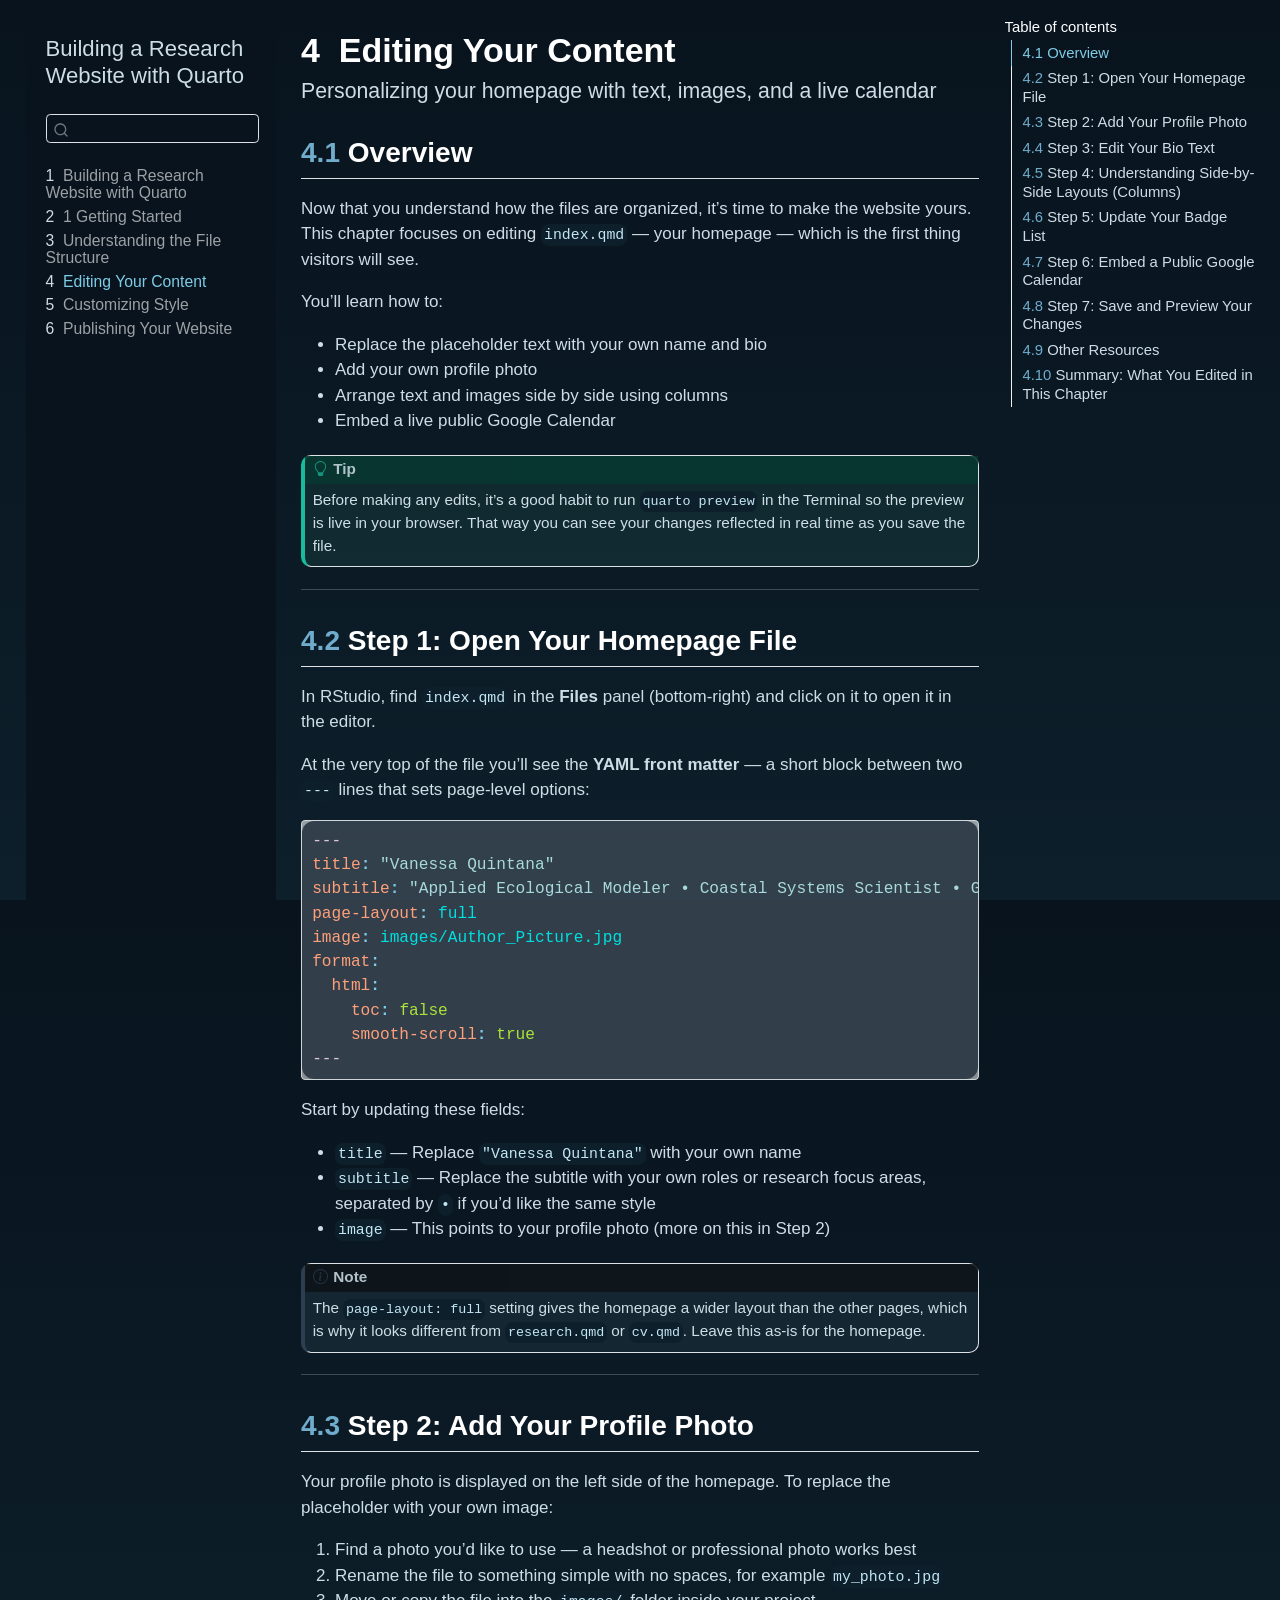
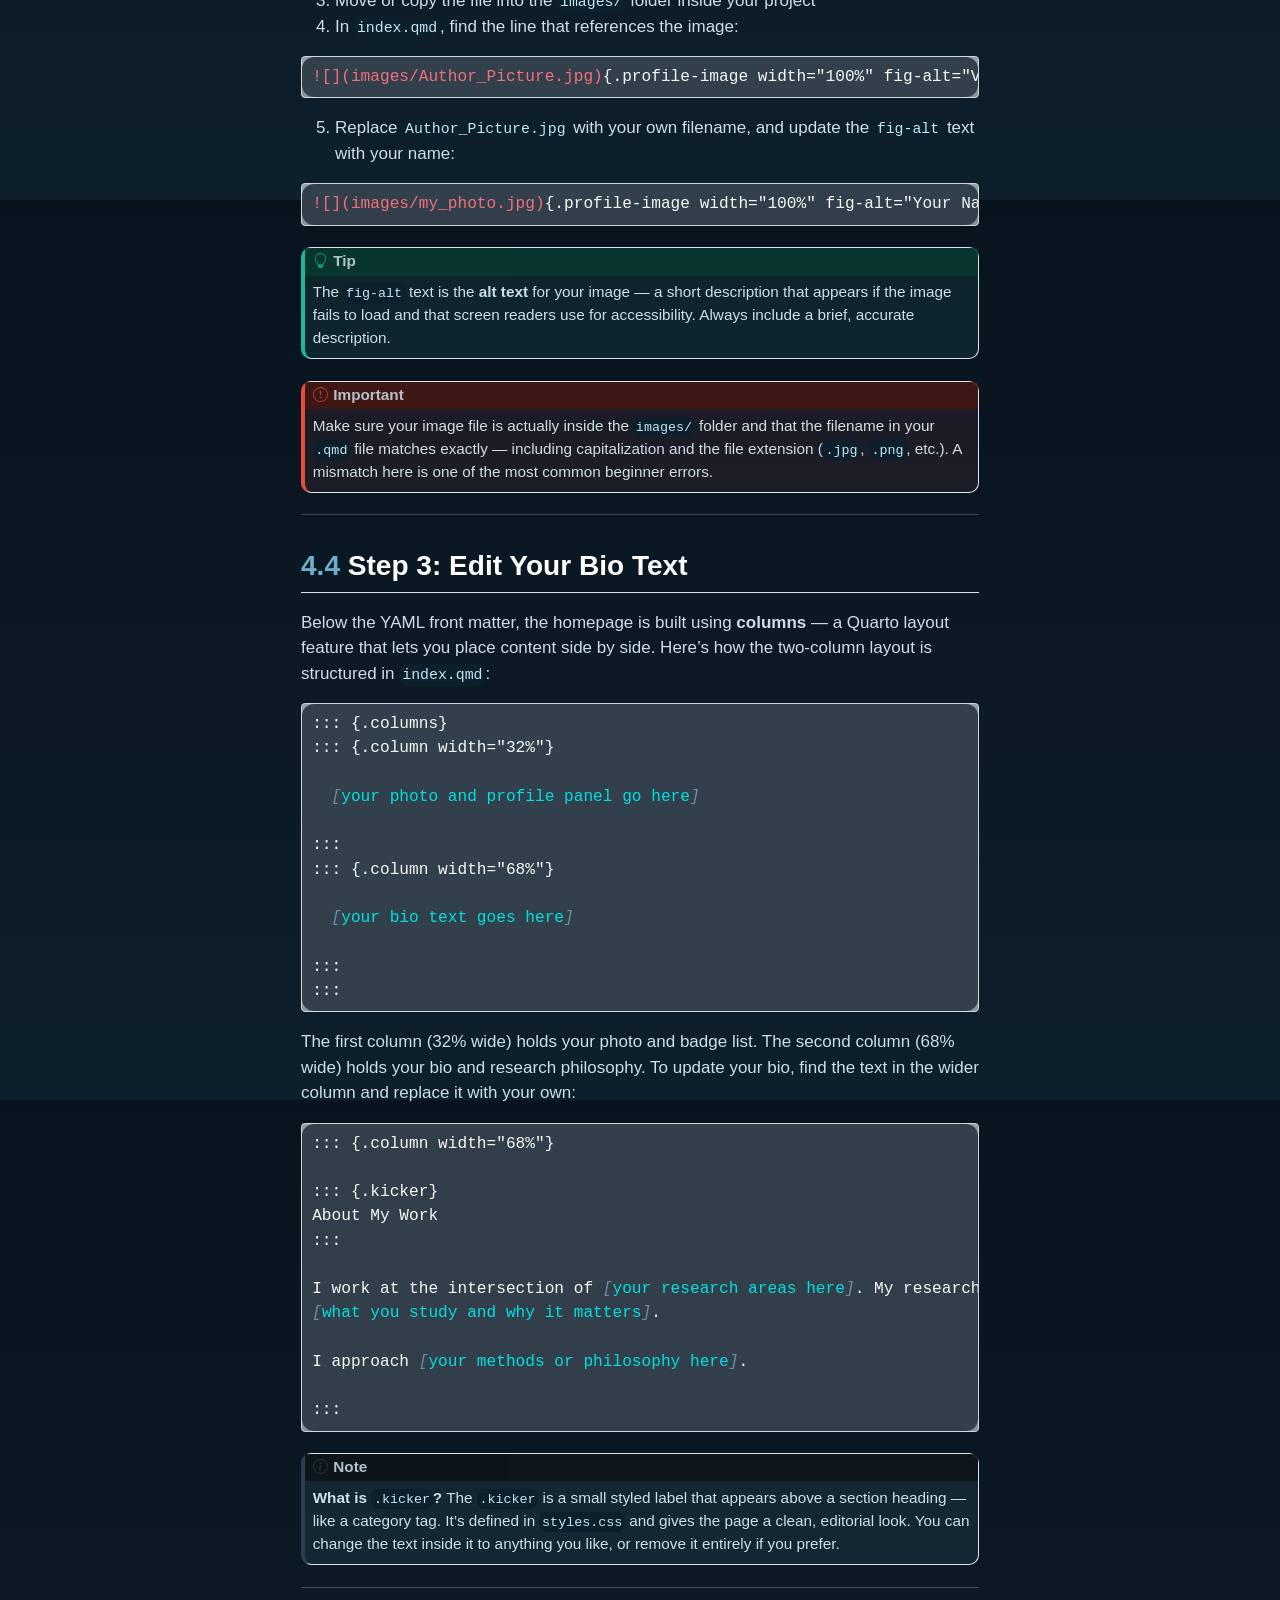
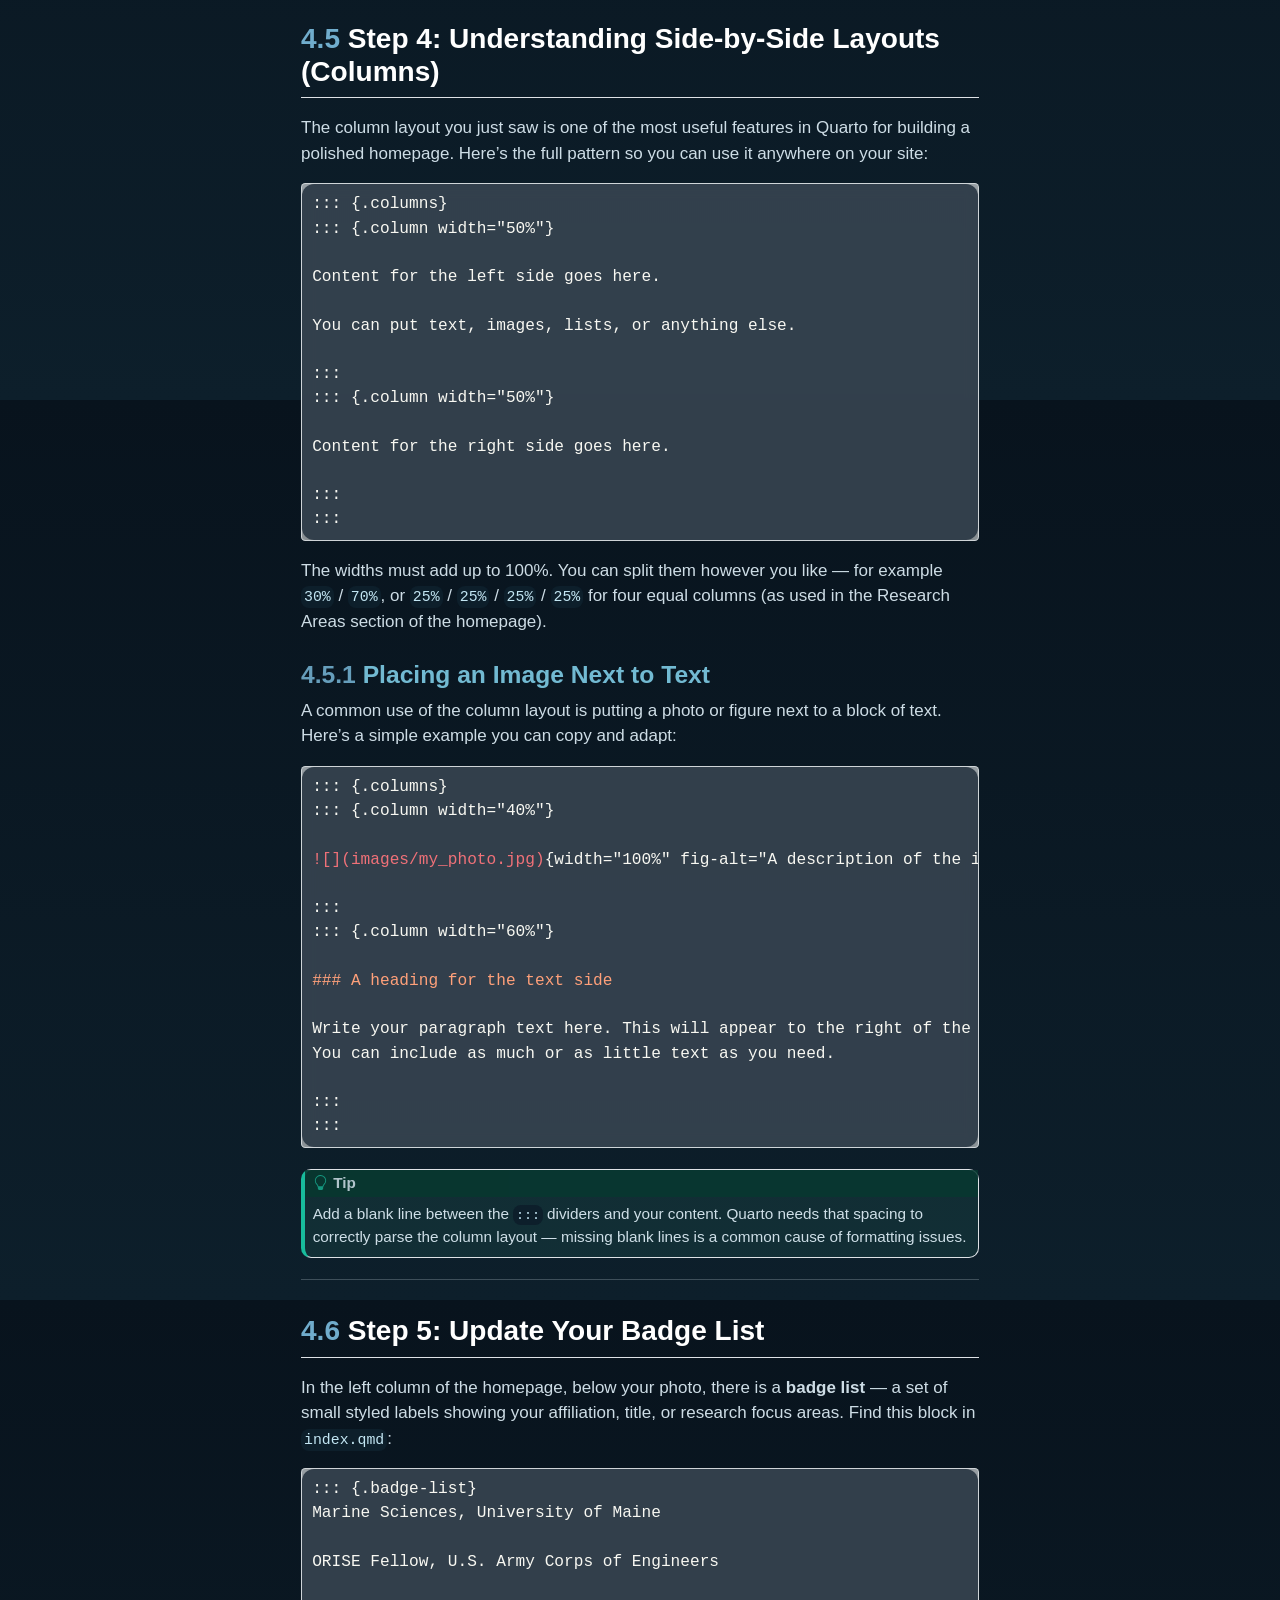
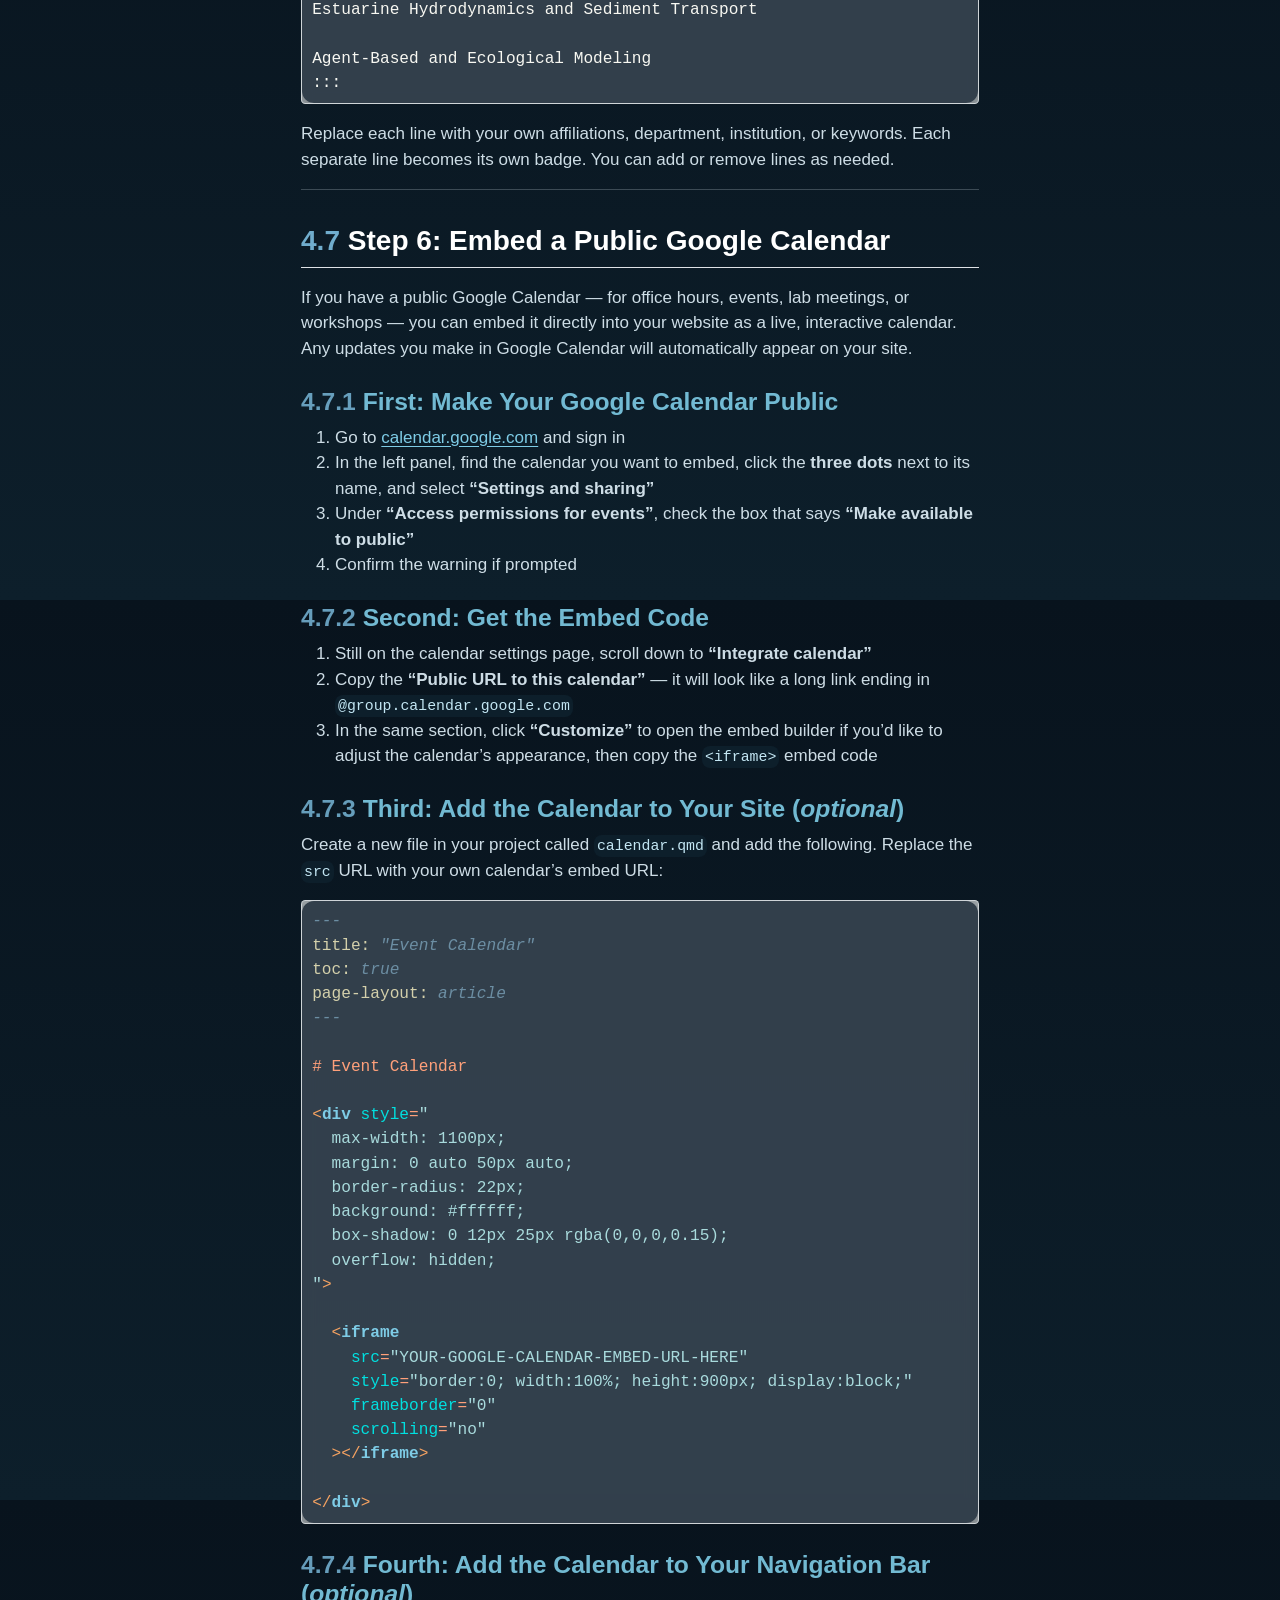
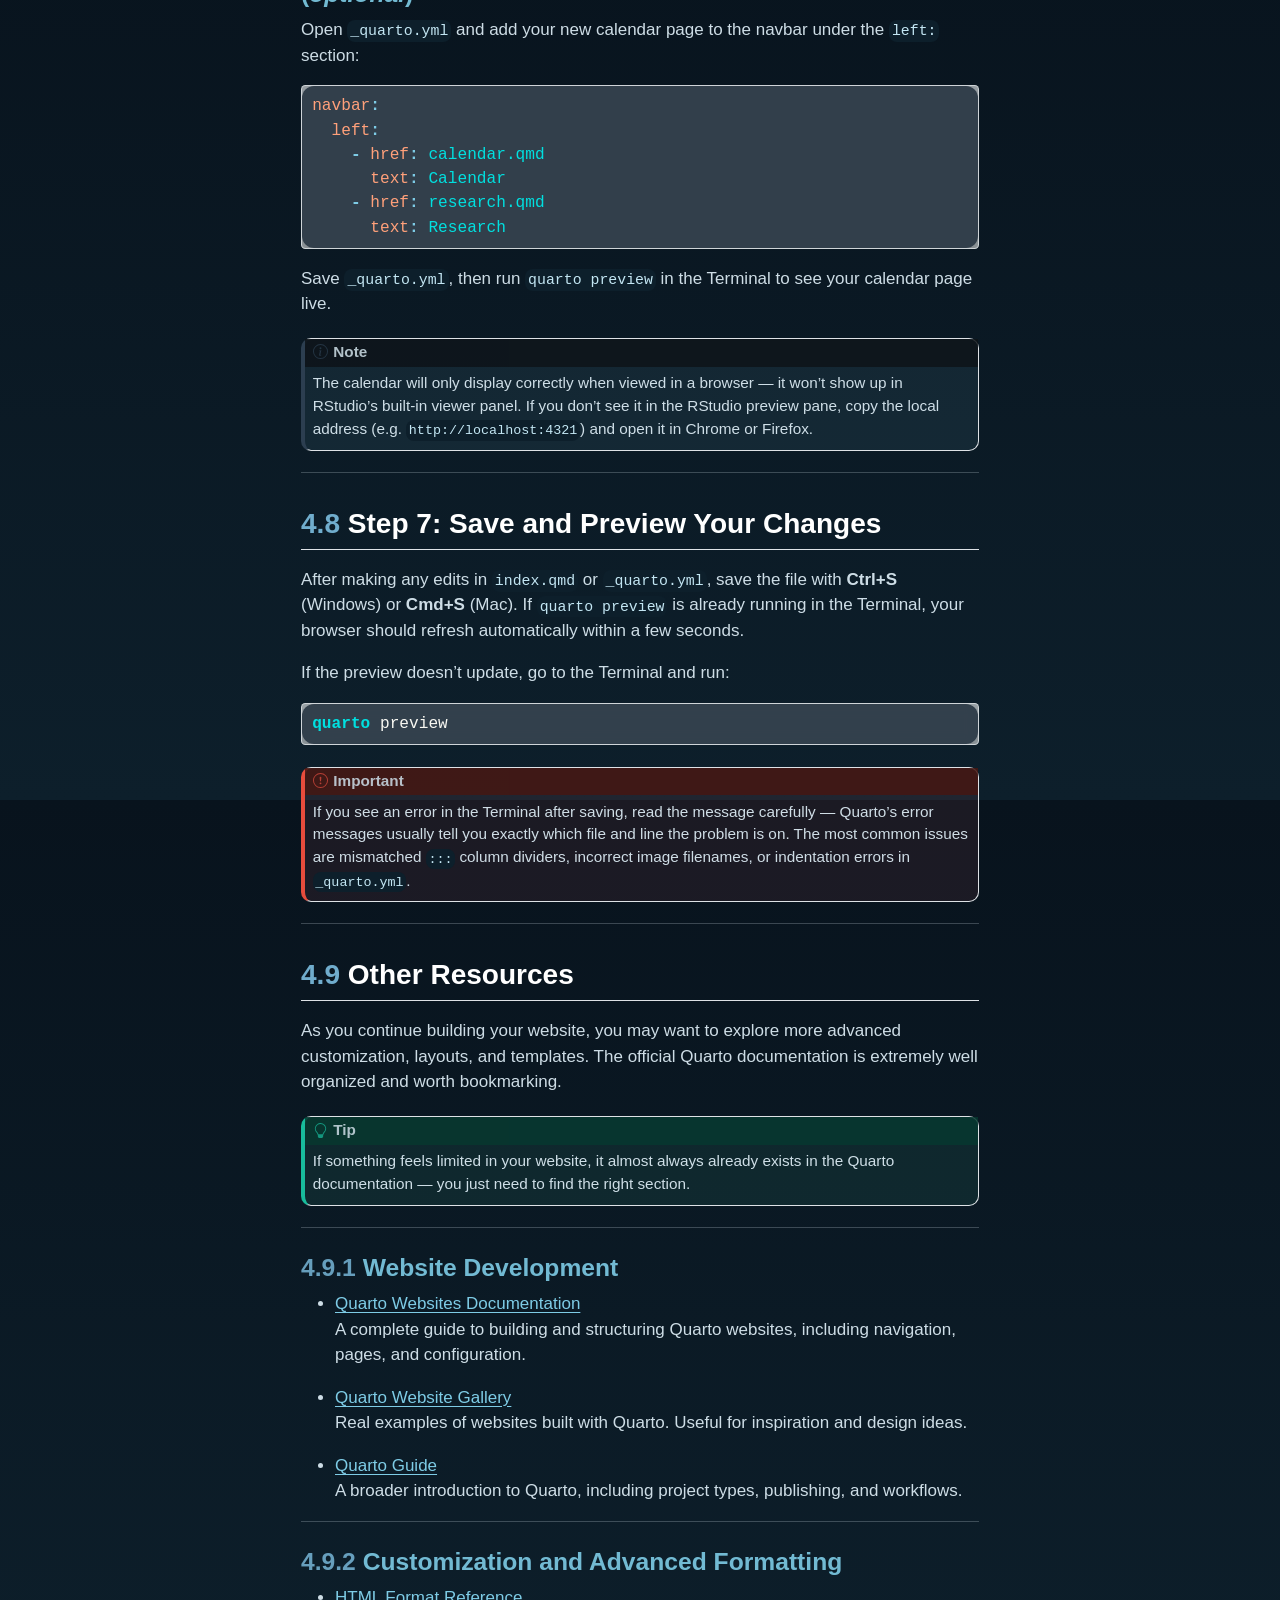
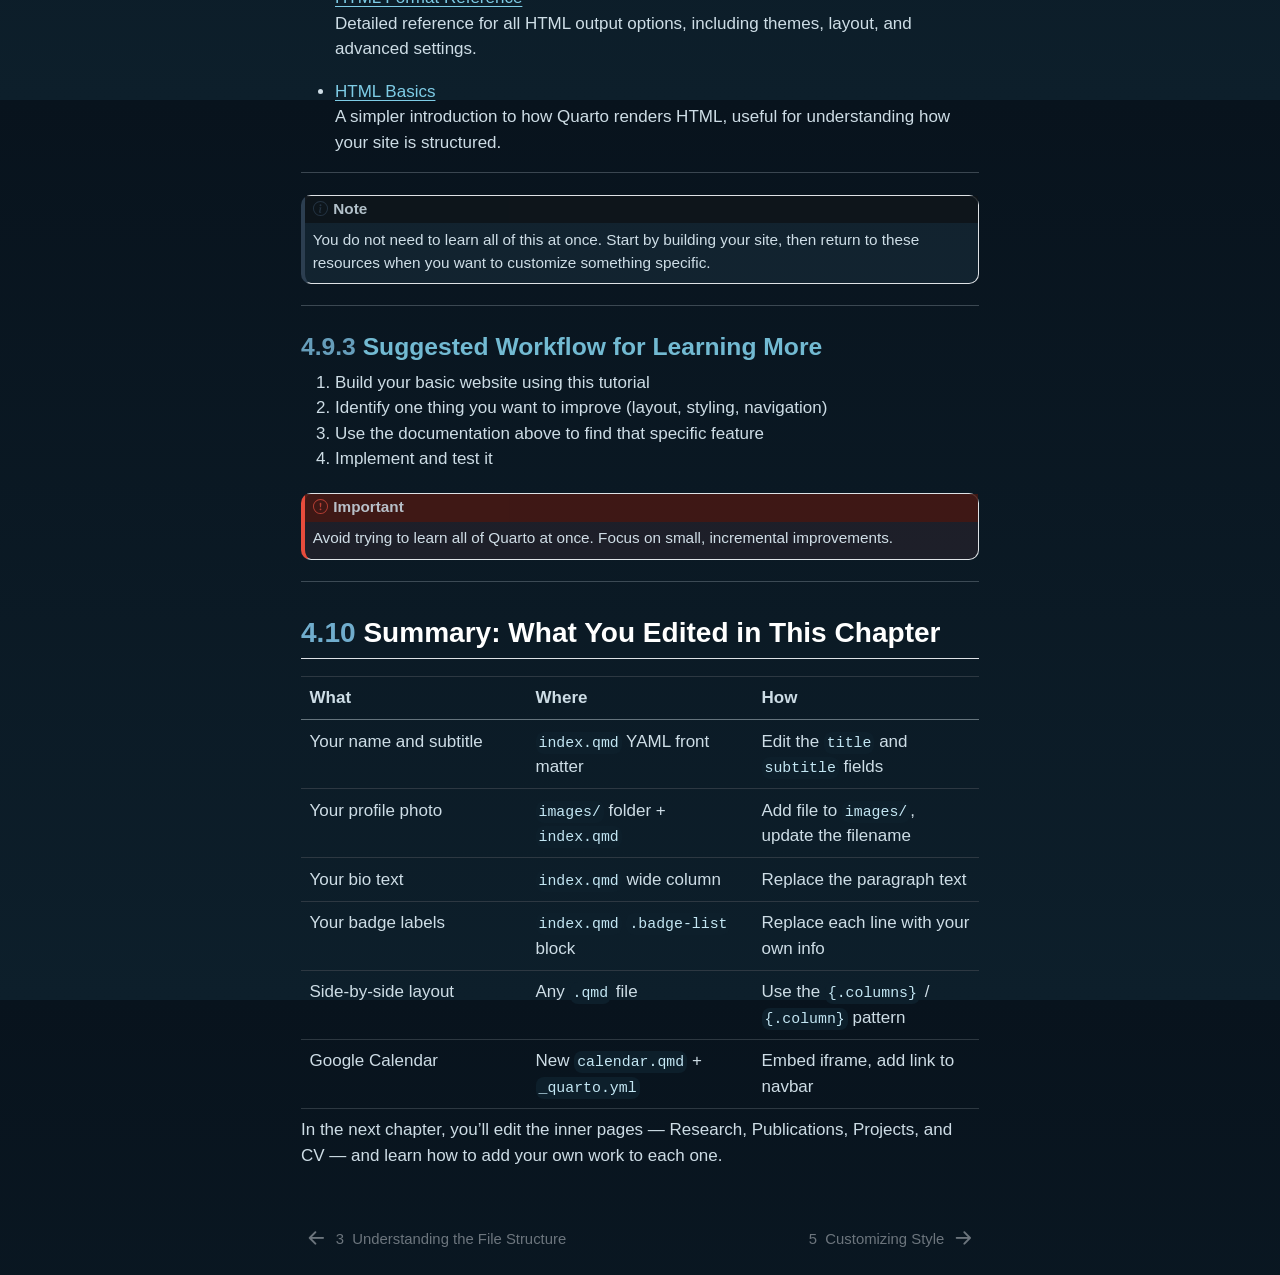
<file: docs/03-editing.html>
<!DOCTYPE html>
<html xmlns="http://www.w3.org/1999/xhtml" lang="en" xml:lang="en"><head>

<meta charset="utf-8">
<meta name="generator" content="quarto-1.7.32">

<meta name="viewport" content="width=device-width, initial-scale=1.0, user-scalable=yes">


<title>4&nbsp; Editing Your Content – Building a Research Website with Quarto</title>
<style>
code{white-space: pre-wrap;}
span.smallcaps{font-variant: small-caps;}
div.columns{display: flex; gap: min(4vw, 1.5em);}
div.column{flex: auto; overflow-x: auto;}
div.hanging-indent{margin-left: 1.5em; text-indent: -1.5em;}
ul.task-list{list-style: none;}
ul.task-list li input[type="checkbox"] {
  width: 0.8em;
  margin: 0 0.8em 0.2em -1em; /* quarto-specific, see https://github.com/quarto-dev/quarto-cli/issues/4556 */ 
  vertical-align: middle;
}
/* CSS for syntax highlighting */
html { -webkit-text-size-adjust: 100%; }
pre > code.sourceCode { white-space: pre; position: relative; }
pre > code.sourceCode > span { display: inline-block; line-height: 1.25; }
pre > code.sourceCode > span:empty { height: 1.2em; }
.sourceCode { overflow: visible; }
code.sourceCode > span { color: inherit; text-decoration: inherit; }
div.sourceCode { margin: 1em 0; }
pre.sourceCode { margin: 0; }
@media screen {
div.sourceCode { overflow: auto; }
}
@media print {
pre > code.sourceCode { white-space: pre-wrap; }
pre > code.sourceCode > span { text-indent: -5em; padding-left: 5em; }
}
pre.numberSource code
  { counter-reset: source-line 0; }
pre.numberSource code > span
  { position: relative; left: -4em; counter-increment: source-line; }
pre.numberSource code > span > a:first-child::before
  { content: counter(source-line);
    position: relative; left: -1em; text-align: right; vertical-align: baseline;
    border: none; display: inline-block;
    -webkit-touch-callout: none; -webkit-user-select: none;
    -khtml-user-select: none; -moz-user-select: none;
    -ms-user-select: none; user-select: none;
    padding: 0 4px; width: 4em;
  }
pre.numberSource { margin-left: 3em;  padding-left: 4px; }
div.sourceCode
  {   }
@media screen {
pre > code.sourceCode > span > a:first-child::before { text-decoration: underline; }
}
</style>


<script src="site_libs/quarto-nav/quarto-nav.js"></script>
<script src="site_libs/quarto-nav/headroom.min.js"></script>
<script src="site_libs/clipboard/clipboard.min.js"></script>
<script src="site_libs/quarto-search/autocomplete.umd.js"></script>
<script src="site_libs/quarto-search/fuse.min.js"></script>
<script src="site_libs/quarto-search/quarto-search.js"></script>
<meta name="quarto:offset" content="./">
<link href="./04-styling.html" rel="next">
<link href="./02-structure.html" rel="prev">
<script src="site_libs/quarto-html/quarto.js" type="module"></script>
<script src="site_libs/quarto-html/tabsets/tabsets.js" type="module"></script>
<script src="site_libs/quarto-html/popper.min.js"></script>
<script src="site_libs/quarto-html/tippy.umd.min.js"></script>
<script src="site_libs/quarto-html/anchor.min.js"></script>
<link href="site_libs/quarto-html/tippy.css" rel="stylesheet">
<link href="site_libs/quarto-html/quarto-syntax-highlighting-dark-2fef5ea3f8957b3e4ecc936fc74692ca.css" rel="stylesheet" id="quarto-text-highlighting-styles">
<script src="site_libs/bootstrap/bootstrap.min.js"></script>
<link href="site_libs/bootstrap/bootstrap-icons.css" rel="stylesheet">
<link href="site_libs/bootstrap/bootstrap-cca8fdf2eb67be8a044680ae3fe9ec6b.min.css" rel="stylesheet" append-hash="true" id="quarto-bootstrap" data-mode="dark">
<script id="quarto-search-options" type="application/json">{
  "location": "sidebar",
  "copy-button": false,
  "collapse-after": 3,
  "panel-placement": "start",
  "type": "textbox",
  "limit": 50,
  "keyboard-shortcut": [
    "f",
    "/",
    "s"
  ],
  "show-item-context": false,
  "language": {
    "search-no-results-text": "No results",
    "search-matching-documents-text": "matching documents",
    "search-copy-link-title": "Copy link to search",
    "search-hide-matches-text": "Hide additional matches",
    "search-more-match-text": "more match in this document",
    "search-more-matches-text": "more matches in this document",
    "search-clear-button-title": "Clear",
    "search-text-placeholder": "",
    "search-detached-cancel-button-title": "Cancel",
    "search-submit-button-title": "Submit",
    "search-label": "Search"
  }
}</script>


<link rel="stylesheet" href="styles.css">
</head>

<body class="nav-sidebar floating quarto-light">

<div id="quarto-search-results"></div>
  <header id="quarto-header" class="headroom fixed-top">
  <nav class="quarto-secondary-nav">
    <div class="container-fluid d-flex">
      <button type="button" class="quarto-btn-toggle btn" data-bs-toggle="collapse" role="button" data-bs-target=".quarto-sidebar-collapse-item" aria-controls="quarto-sidebar" aria-expanded="false" aria-label="Toggle sidebar navigation" onclick="if (window.quartoToggleHeadroom) { window.quartoToggleHeadroom(); }">
        <i class="bi bi-layout-text-sidebar-reverse"></i>
      </button>
        <nav class="quarto-page-breadcrumbs" aria-label="breadcrumb"><ol class="breadcrumb"><li class="breadcrumb-item"><a href="./03-editing.html"><span class="chapter-number">4</span>&nbsp; <span class="chapter-title">Editing Your Content</span></a></li></ol></nav>
        <a class="flex-grow-1" role="navigation" data-bs-toggle="collapse" data-bs-target=".quarto-sidebar-collapse-item" aria-controls="quarto-sidebar" aria-expanded="false" aria-label="Toggle sidebar navigation" onclick="if (window.quartoToggleHeadroom) { window.quartoToggleHeadroom(); }">      
        </a>
      <button type="button" class="btn quarto-search-button" aria-label="Search" onclick="window.quartoOpenSearch();">
        <i class="bi bi-search"></i>
      </button>
    </div>
  </nav>
</header>
<!-- content -->
<div id="quarto-content" class="quarto-container page-columns page-rows-contents page-layout-article">
<!-- sidebar -->
  <nav id="quarto-sidebar" class="sidebar collapse collapse-horizontal quarto-sidebar-collapse-item sidebar-navigation floating overflow-auto">
    <div class="pt-lg-2 mt-2 text-left sidebar-header">
    <div class="sidebar-title mb-0 py-0">
      <a href="./">Building a Research Website with Quarto</a> 
    </div>
      </div>
        <div class="mt-2 flex-shrink-0 align-items-center">
        <div class="sidebar-search">
        <div id="quarto-search" class="" title="Search"></div>
        </div>
        </div>
    <div class="sidebar-menu-container"> 
    <ul class="list-unstyled mt-1">
        <li class="sidebar-item">
  <div class="sidebar-item-container"> 
  <a href="./index.html" class="sidebar-item-text sidebar-link">
 <span class="menu-text"><span class="chapter-number">1</span>&nbsp; <span class="chapter-title">Building a Research Website with Quarto</span></span></a>
  </div>
</li>
        <li class="sidebar-item">
  <div class="sidebar-item-container"> 
  <a href="./01-getting-started.html" class="sidebar-item-text sidebar-link">
 <span class="menu-text"><span class="chapter-number">2</span>&nbsp; <span class="chapter-title">1 Getting Started</span></span></a>
  </div>
</li>
        <li class="sidebar-item">
  <div class="sidebar-item-container"> 
  <a href="./02-structure.html" class="sidebar-item-text sidebar-link">
 <span class="menu-text"><span class="chapter-number">3</span>&nbsp; <span class="chapter-title">Understanding the File Structure</span></span></a>
  </div>
</li>
        <li class="sidebar-item">
  <div class="sidebar-item-container"> 
  <a href="./03-editing.html" class="sidebar-item-text sidebar-link active">
 <span class="menu-text"><span class="chapter-number">4</span>&nbsp; <span class="chapter-title">Editing Your Content</span></span></a>
  </div>
</li>
        <li class="sidebar-item">
  <div class="sidebar-item-container"> 
  <a href="./04-styling.html" class="sidebar-item-text sidebar-link">
 <span class="menu-text"><span class="chapter-number">5</span>&nbsp; <span class="chapter-title">Customizing Style</span></span></a>
  </div>
</li>
        <li class="sidebar-item">
  <div class="sidebar-item-container"> 
  <a href="./05-publishing.html" class="sidebar-item-text sidebar-link">
 <span class="menu-text"><span class="chapter-number">6</span>&nbsp; <span class="chapter-title">Publishing Your Website</span></span></a>
  </div>
</li>
    </ul>
    </div>
</nav>
<div id="quarto-sidebar-glass" class="quarto-sidebar-collapse-item" data-bs-toggle="collapse" data-bs-target=".quarto-sidebar-collapse-item"></div>
<!-- margin-sidebar -->
    <div id="quarto-margin-sidebar" class="sidebar margin-sidebar">
        <nav id="TOC" role="doc-toc" class="toc-active">
    <h2 id="toc-title">Table of contents</h2>
   
  <ul class="collapse">
  <li><a href="#overview" id="toc-overview" class="nav-link active" data-scroll-target="#overview"><span class="header-section-number">4.1</span> Overview</a></li>
  <li><a href="#step-1-open-your-homepage-file" id="toc-step-1-open-your-homepage-file" class="nav-link" data-scroll-target="#step-1-open-your-homepage-file"><span class="header-section-number">4.2</span> Step 1: Open Your Homepage File</a></li>
  <li><a href="#step-2-add-your-profile-photo" id="toc-step-2-add-your-profile-photo" class="nav-link" data-scroll-target="#step-2-add-your-profile-photo"><span class="header-section-number">4.3</span> Step 2: Add Your Profile Photo</a></li>
  <li><a href="#step-3-edit-your-bio-text" id="toc-step-3-edit-your-bio-text" class="nav-link" data-scroll-target="#step-3-edit-your-bio-text"><span class="header-section-number">4.4</span> Step 3: Edit Your Bio Text</a></li>
  <li><a href="#step-4-understanding-side-by-side-layouts-columns" id="toc-step-4-understanding-side-by-side-layouts-columns" class="nav-link" data-scroll-target="#step-4-understanding-side-by-side-layouts-columns"><span class="header-section-number">4.5</span> Step 4: Understanding Side-by-Side Layouts (Columns)</a></li>
  <li><a href="#step-5-update-your-badge-list" id="toc-step-5-update-your-badge-list" class="nav-link" data-scroll-target="#step-5-update-your-badge-list"><span class="header-section-number">4.6</span> Step 5: Update Your Badge List</a></li>
  <li><a href="#step-6-embed-a-public-google-calendar" id="toc-step-6-embed-a-public-google-calendar" class="nav-link" data-scroll-target="#step-6-embed-a-public-google-calendar"><span class="header-section-number">4.7</span> Step 6: Embed a Public Google Calendar</a></li>
  <li><a href="#step-7-save-and-preview-your-changes" id="toc-step-7-save-and-preview-your-changes" class="nav-link" data-scroll-target="#step-7-save-and-preview-your-changes"><span class="header-section-number">4.8</span> Step 7: Save and Preview Your Changes</a></li>
  <li><a href="#other-resources" id="toc-other-resources" class="nav-link" data-scroll-target="#other-resources"><span class="header-section-number">4.9</span> Other Resources</a></li>
  <li><a href="#summary-what-you-edited-in-this-chapter" id="toc-summary-what-you-edited-in-this-chapter" class="nav-link" data-scroll-target="#summary-what-you-edited-in-this-chapter"><span class="header-section-number">4.10</span> Summary: What You Edited in This Chapter</a></li>
  </ul>
</nav>
    </div>
<!-- main -->
<main class="content" id="quarto-document-content">

<header id="title-block-header" class="quarto-title-block default">
<div class="quarto-title">
<h1 class="title"><span class="chapter-number">4</span>&nbsp; <span class="chapter-title">Editing Your Content</span></h1>
<p class="subtitle lead">Personalizing your homepage with text, images, and a live calendar</p>
</div>



<div class="quarto-title-meta">

    
  
    
  </div>
  


</header>


<section id="overview" class="level2" data-number="4.1">
<h2 data-number="4.1" class="anchored" data-anchor-id="overview"><span class="header-section-number">4.1</span> Overview</h2>
<p>Now that you understand how the files are organized, it’s time to make the website yours. This chapter focuses on editing <code>index.qmd</code> — your homepage — which is the first thing visitors will see.</p>
<p>You’ll learn how to:</p>
<ul>
<li>Replace the placeholder text with your own name and bio</li>
<li>Add your own profile photo</li>
<li>Arrange text and images side by side using columns</li>
<li>Embed a live public Google Calendar</li>
</ul>
<div class="callout callout-style-default callout-tip callout-titled">
<div class="callout-header d-flex align-content-center">
<div class="callout-icon-container">
<i class="callout-icon"></i>
</div>
<div class="callout-title-container flex-fill">
Tip
</div>
</div>
<div class="callout-body-container callout-body">
<p>Before making any edits, it’s a good habit to run <code>quarto preview</code> in the Terminal so the preview is live in your browser. That way you can see your changes reflected in real time as you save the file.</p>
</div>
</div>
<hr>
</section>
<section id="step-1-open-your-homepage-file" class="level2" data-number="4.2">
<h2 data-number="4.2" class="anchored" data-anchor-id="step-1-open-your-homepage-file"><span class="header-section-number">4.2</span> Step 1: Open Your Homepage File</h2>
<p>In RStudio, find <code>index.qmd</code> in the <strong>Files</strong> panel (bottom-right) and click on it to open it in the editor.</p>
<p>At the very top of the file you’ll see the <strong>YAML front matter</strong> — a short block between two <code>---</code> lines that sets page-level options:</p>
<div class="sourceCode" id="cb1"><pre class="sourceCode yaml code-with-copy"><code class="sourceCode yaml"><span id="cb1-1"><a href="#cb1-1" aria-hidden="true" tabindex="-1"></a><span class="pp">---</span></span>
<span id="cb1-2"><a href="#cb1-2" aria-hidden="true" tabindex="-1"></a><span class="fu">title</span><span class="kw">:</span><span class="at"> </span><span class="st">"Vanessa Quintana"</span></span>
<span id="cb1-3"><a href="#cb1-3" aria-hidden="true" tabindex="-1"></a><span class="fu">subtitle</span><span class="kw">:</span><span class="at"> </span><span class="st">"Applied Ecological Modeler • Coastal Systems Scientist • Geospatial Analyst"</span></span>
<span id="cb1-4"><a href="#cb1-4" aria-hidden="true" tabindex="-1"></a><span class="fu">page-layout</span><span class="kw">:</span><span class="at"> full</span></span>
<span id="cb1-5"><a href="#cb1-5" aria-hidden="true" tabindex="-1"></a><span class="fu">image</span><span class="kw">:</span><span class="at"> images/Author_Picture.jpg</span></span>
<span id="cb1-6"><a href="#cb1-6" aria-hidden="true" tabindex="-1"></a><span class="fu">format</span><span class="kw">:</span></span>
<span id="cb1-7"><a href="#cb1-7" aria-hidden="true" tabindex="-1"></a><span class="at">  </span><span class="fu">html</span><span class="kw">:</span></span>
<span id="cb1-8"><a href="#cb1-8" aria-hidden="true" tabindex="-1"></a><span class="at">    </span><span class="fu">toc</span><span class="kw">:</span><span class="at"> </span><span class="ch">false</span></span>
<span id="cb1-9"><a href="#cb1-9" aria-hidden="true" tabindex="-1"></a><span class="at">    </span><span class="fu">smooth-scroll</span><span class="kw">:</span><span class="at"> </span><span class="ch">true</span></span>
<span id="cb1-10"><a href="#cb1-10" aria-hidden="true" tabindex="-1"></a><span class="pp">---</span></span></code><button title="Copy to Clipboard" class="code-copy-button"><i class="bi"></i></button></pre></div>
<p>Start by updating these fields:</p>
<ul>
<li><strong><code>title</code></strong> — Replace <code>"Vanessa Quintana"</code> with your own name</li>
<li><strong><code>subtitle</code></strong> — Replace the subtitle with your own roles or research focus areas, separated by <code>•</code> if you’d like the same style</li>
<li><strong><code>image</code></strong> — This points to your profile photo (more on this in Step 2)</li>
</ul>
<div class="callout callout-style-default callout-note callout-titled">
<div class="callout-header d-flex align-content-center">
<div class="callout-icon-container">
<i class="callout-icon"></i>
</div>
<div class="callout-title-container flex-fill">
Note
</div>
</div>
<div class="callout-body-container callout-body">
<p>The <code>page-layout: full</code> setting gives the homepage a wider layout than the other pages, which is why it looks different from <code>research.qmd</code> or <code>cv.qmd</code>. Leave this as-is for the homepage.</p>
</div>
</div>
<hr>
</section>
<section id="step-2-add-your-profile-photo" class="level2" data-number="4.3">
<h2 data-number="4.3" class="anchored" data-anchor-id="step-2-add-your-profile-photo"><span class="header-section-number">4.3</span> Step 2: Add Your Profile Photo</h2>
<p>Your profile photo is displayed on the left side of the homepage. To replace the placeholder with your own image:</p>
<ol type="1">
<li>Find a photo you’d like to use — a headshot or professional photo works best</li>
<li>Rename the file to something simple with no spaces, for example <code>my_photo.jpg</code></li>
<li>Move or copy the file into the <strong><code>images/</code></strong> folder inside your project</li>
<li>In <code>index.qmd</code>, find the line that references the image:</li>
</ol>
<div class="sourceCode" id="cb2"><pre class="sourceCode markdown code-with-copy"><code class="sourceCode markdown"><span id="cb2-1"><a href="#cb2-1" aria-hidden="true" tabindex="-1"></a><span class="al">![](images/Author_Picture.jpg)</span>{.profile-image width="100%" fig-alt="Vanessa Quintana"}</span></code><button title="Copy to Clipboard" class="code-copy-button"><i class="bi"></i></button></pre></div>
<ol start="5" type="1">
<li>Replace <code>Author_Picture.jpg</code> with your own filename, and update the <code>fig-alt</code> text with your name:</li>
</ol>
<div class="sourceCode" id="cb3"><pre class="sourceCode markdown code-with-copy"><code class="sourceCode markdown"><span id="cb3-1"><a href="#cb3-1" aria-hidden="true" tabindex="-1"></a><span class="al">![](images/my_photo.jpg)</span>{.profile-image width="100%" fig-alt="Your Name"}</span></code><button title="Copy to Clipboard" class="code-copy-button"><i class="bi"></i></button></pre></div>
<div class="callout callout-style-default callout-tip callout-titled">
<div class="callout-header d-flex align-content-center">
<div class="callout-icon-container">
<i class="callout-icon"></i>
</div>
<div class="callout-title-container flex-fill">
Tip
</div>
</div>
<div class="callout-body-container callout-body">
<p>The <code>fig-alt</code> text is the <strong>alt text</strong> for your image — a short description that appears if the image fails to load and that screen readers use for accessibility. Always include a brief, accurate description.</p>
</div>
</div>
<div class="callout callout-style-default callout-important callout-titled">
<div class="callout-header d-flex align-content-center">
<div class="callout-icon-container">
<i class="callout-icon"></i>
</div>
<div class="callout-title-container flex-fill">
Important
</div>
</div>
<div class="callout-body-container callout-body">
<p>Make sure your image file is actually inside the <code>images/</code> folder and that the filename in your <code>.qmd</code> file matches exactly — including capitalization and the file extension (<code>.jpg</code>, <code>.png</code>, etc.). A mismatch here is one of the most common beginner errors.</p>
</div>
</div>
<hr>
</section>
<section id="step-3-edit-your-bio-text" class="level2" data-number="4.4">
<h2 data-number="4.4" class="anchored" data-anchor-id="step-3-edit-your-bio-text"><span class="header-section-number">4.4</span> Step 3: Edit Your Bio Text</h2>
<p>Below the YAML front matter, the homepage is built using <strong>columns</strong> — a Quarto layout feature that lets you place content side by side. Here’s how the two-column layout is structured in <code>index.qmd</code>:</p>
<div class="sourceCode" id="cb4"><pre class="sourceCode markdown code-with-copy"><code class="sourceCode markdown"><span id="cb4-1"><a href="#cb4-1" aria-hidden="true" tabindex="-1"></a>::: {.columns}</span>
<span id="cb4-2"><a href="#cb4-2" aria-hidden="true" tabindex="-1"></a>::: {.column width="32%"}</span>
<span id="cb4-3"><a href="#cb4-3" aria-hidden="true" tabindex="-1"></a></span>
<span id="cb4-4"><a href="#cb4-4" aria-hidden="true" tabindex="-1"></a>  <span class="co">[</span><span class="ot">your photo and profile panel go here</span><span class="co">]</span></span>
<span id="cb4-5"><a href="#cb4-5" aria-hidden="true" tabindex="-1"></a></span>
<span id="cb4-6"><a href="#cb4-6" aria-hidden="true" tabindex="-1"></a>:::</span>
<span id="cb4-7"><a href="#cb4-7" aria-hidden="true" tabindex="-1"></a>::: {.column width="68%"}</span>
<span id="cb4-8"><a href="#cb4-8" aria-hidden="true" tabindex="-1"></a></span>
<span id="cb4-9"><a href="#cb4-9" aria-hidden="true" tabindex="-1"></a>  <span class="co">[</span><span class="ot">your bio text goes here</span><span class="co">]</span></span>
<span id="cb4-10"><a href="#cb4-10" aria-hidden="true" tabindex="-1"></a></span>
<span id="cb4-11"><a href="#cb4-11" aria-hidden="true" tabindex="-1"></a>:::</span>
<span id="cb4-12"><a href="#cb4-12" aria-hidden="true" tabindex="-1"></a>:::</span></code><button title="Copy to Clipboard" class="code-copy-button"><i class="bi"></i></button></pre></div>
<p>The first column (32% wide) holds your photo and badge list. The second column (68% wide) holds your bio and research philosophy. To update your bio, find the text in the wider column and replace it with your own:</p>
<div class="sourceCode" id="cb5"><pre class="sourceCode markdown code-with-copy"><code class="sourceCode markdown"><span id="cb5-1"><a href="#cb5-1" aria-hidden="true" tabindex="-1"></a>::: {.column width="68%"}</span>
<span id="cb5-2"><a href="#cb5-2" aria-hidden="true" tabindex="-1"></a></span>
<span id="cb5-3"><a href="#cb5-3" aria-hidden="true" tabindex="-1"></a>::: {.kicker}</span>
<span id="cb5-4"><a href="#cb5-4" aria-hidden="true" tabindex="-1"></a>About My Work</span>
<span id="cb5-5"><a href="#cb5-5" aria-hidden="true" tabindex="-1"></a>:::</span>
<span id="cb5-6"><a href="#cb5-6" aria-hidden="true" tabindex="-1"></a></span>
<span id="cb5-7"><a href="#cb5-7" aria-hidden="true" tabindex="-1"></a>I work at the intersection of <span class="co">[</span><span class="ot">your research areas here</span><span class="co">]</span>. My research focuses on</span>
<span id="cb5-8"><a href="#cb5-8" aria-hidden="true" tabindex="-1"></a><span class="co">[</span><span class="ot">what you study and why it matters</span><span class="co">]</span>.</span>
<span id="cb5-9"><a href="#cb5-9" aria-hidden="true" tabindex="-1"></a></span>
<span id="cb5-10"><a href="#cb5-10" aria-hidden="true" tabindex="-1"></a>I approach <span class="co">[</span><span class="ot">your methods or philosophy here</span><span class="co">]</span>.</span>
<span id="cb5-11"><a href="#cb5-11" aria-hidden="true" tabindex="-1"></a></span>
<span id="cb5-12"><a href="#cb5-12" aria-hidden="true" tabindex="-1"></a>:::</span></code><button title="Copy to Clipboard" class="code-copy-button"><i class="bi"></i></button></pre></div>
<div class="callout callout-style-default callout-note callout-titled">
<div class="callout-header d-flex align-content-center">
<div class="callout-icon-container">
<i class="callout-icon"></i>
</div>
<div class="callout-title-container flex-fill">
Note
</div>
</div>
<div class="callout-body-container callout-body">
<p><strong>What is <code>.kicker</code>?</strong> The <code>.kicker</code> is a small styled label that appears above a section heading — like a category tag. It’s defined in <code>styles.css</code> and gives the page a clean, editorial look. You can change the text inside it to anything you like, or remove it entirely if you prefer.</p>
</div>
</div>
<hr>
</section>
<section id="step-4-understanding-side-by-side-layouts-columns" class="level2" data-number="4.5">
<h2 data-number="4.5" class="anchored" data-anchor-id="step-4-understanding-side-by-side-layouts-columns"><span class="header-section-number">4.5</span> Step 4: Understanding Side-by-Side Layouts (Columns)</h2>
<p>The column layout you just saw is one of the most useful features in Quarto for building a polished homepage. Here’s the full pattern so you can use it anywhere on your site:</p>
<div class="sourceCode" id="cb6"><pre class="sourceCode markdown code-with-copy"><code class="sourceCode markdown"><span id="cb6-1"><a href="#cb6-1" aria-hidden="true" tabindex="-1"></a>::: {.columns}</span>
<span id="cb6-2"><a href="#cb6-2" aria-hidden="true" tabindex="-1"></a>::: {.column width="50%"}</span>
<span id="cb6-3"><a href="#cb6-3" aria-hidden="true" tabindex="-1"></a></span>
<span id="cb6-4"><a href="#cb6-4" aria-hidden="true" tabindex="-1"></a>Content for the left side goes here.</span>
<span id="cb6-5"><a href="#cb6-5" aria-hidden="true" tabindex="-1"></a></span>
<span id="cb6-6"><a href="#cb6-6" aria-hidden="true" tabindex="-1"></a>You can put text, images, lists, or anything else.</span>
<span id="cb6-7"><a href="#cb6-7" aria-hidden="true" tabindex="-1"></a></span>
<span id="cb6-8"><a href="#cb6-8" aria-hidden="true" tabindex="-1"></a>:::</span>
<span id="cb6-9"><a href="#cb6-9" aria-hidden="true" tabindex="-1"></a>::: {.column width="50%"}</span>
<span id="cb6-10"><a href="#cb6-10" aria-hidden="true" tabindex="-1"></a></span>
<span id="cb6-11"><a href="#cb6-11" aria-hidden="true" tabindex="-1"></a>Content for the right side goes here.</span>
<span id="cb6-12"><a href="#cb6-12" aria-hidden="true" tabindex="-1"></a></span>
<span id="cb6-13"><a href="#cb6-13" aria-hidden="true" tabindex="-1"></a>:::</span>
<span id="cb6-14"><a href="#cb6-14" aria-hidden="true" tabindex="-1"></a>:::</span></code><button title="Copy to Clipboard" class="code-copy-button"><i class="bi"></i></button></pre></div>
<p>The widths must add up to 100%. You can split them however you like — for example <code>30%</code> / <code>70%</code>, or <code>25%</code> / <code>25%</code> / <code>25%</code> / <code>25%</code> for four equal columns (as used in the Research Areas section of the homepage).</p>
<section id="placing-an-image-next-to-text" class="level3" data-number="4.5.1">
<h3 data-number="4.5.1" class="anchored" data-anchor-id="placing-an-image-next-to-text"><span class="header-section-number">4.5.1</span> Placing an Image Next to Text</h3>
<p>A common use of the column layout is putting a photo or figure next to a block of text. Here’s a simple example you can copy and adapt:</p>
<div class="sourceCode" id="cb7"><pre class="sourceCode markdown code-with-copy"><code class="sourceCode markdown"><span id="cb7-1"><a href="#cb7-1" aria-hidden="true" tabindex="-1"></a>::: {.columns}</span>
<span id="cb7-2"><a href="#cb7-2" aria-hidden="true" tabindex="-1"></a>::: {.column width="40%"}</span>
<span id="cb7-3"><a href="#cb7-3" aria-hidden="true" tabindex="-1"></a></span>
<span id="cb7-4"><a href="#cb7-4" aria-hidden="true" tabindex="-1"></a><span class="al">![](images/my_photo.jpg)</span>{width="100%" fig-alt="A description of the image"}</span>
<span id="cb7-5"><a href="#cb7-5" aria-hidden="true" tabindex="-1"></a></span>
<span id="cb7-6"><a href="#cb7-6" aria-hidden="true" tabindex="-1"></a>:::</span>
<span id="cb7-7"><a href="#cb7-7" aria-hidden="true" tabindex="-1"></a>::: {.column width="60%"}</span>
<span id="cb7-8"><a href="#cb7-8" aria-hidden="true" tabindex="-1"></a></span>
<span id="cb7-9"><a href="#cb7-9" aria-hidden="true" tabindex="-1"></a><span class="fu">### A heading for the text side</span></span>
<span id="cb7-10"><a href="#cb7-10" aria-hidden="true" tabindex="-1"></a></span>
<span id="cb7-11"><a href="#cb7-11" aria-hidden="true" tabindex="-1"></a>Write your paragraph text here. This will appear to the right of the image.</span>
<span id="cb7-12"><a href="#cb7-12" aria-hidden="true" tabindex="-1"></a>You can include as much or as little text as you need.</span>
<span id="cb7-13"><a href="#cb7-13" aria-hidden="true" tabindex="-1"></a></span>
<span id="cb7-14"><a href="#cb7-14" aria-hidden="true" tabindex="-1"></a>:::</span>
<span id="cb7-15"><a href="#cb7-15" aria-hidden="true" tabindex="-1"></a>:::</span></code><button title="Copy to Clipboard" class="code-copy-button"><i class="bi"></i></button></pre></div>
<div class="callout callout-style-default callout-tip callout-titled">
<div class="callout-header d-flex align-content-center">
<div class="callout-icon-container">
<i class="callout-icon"></i>
</div>
<div class="callout-title-container flex-fill">
Tip
</div>
</div>
<div class="callout-body-container callout-body">
<p>Add a blank line between the <code>:::</code> dividers and your content. Quarto needs that spacing to correctly parse the column layout — missing blank lines is a common cause of formatting issues.</p>
</div>
</div>
<hr>
</section>
</section>
<section id="step-5-update-your-badge-list" class="level2" data-number="4.6">
<h2 data-number="4.6" class="anchored" data-anchor-id="step-5-update-your-badge-list"><span class="header-section-number">4.6</span> Step 5: Update Your Badge List</h2>
<p>In the left column of the homepage, below your photo, there is a <strong>badge list</strong> — a set of small styled labels showing your affiliation, title, or research focus areas. Find this block in <code>index.qmd</code>:</p>
<div class="sourceCode" id="cb8"><pre class="sourceCode markdown code-with-copy"><code class="sourceCode markdown"><span id="cb8-1"><a href="#cb8-1" aria-hidden="true" tabindex="-1"></a>::: {.badge-list}</span>
<span id="cb8-2"><a href="#cb8-2" aria-hidden="true" tabindex="-1"></a>Marine Sciences, University of Maine</span>
<span id="cb8-3"><a href="#cb8-3" aria-hidden="true" tabindex="-1"></a></span>
<span id="cb8-4"><a href="#cb8-4" aria-hidden="true" tabindex="-1"></a>ORISE Fellow, U.S. Army Corps of Engineers</span>
<span id="cb8-5"><a href="#cb8-5" aria-hidden="true" tabindex="-1"></a></span>
<span id="cb8-6"><a href="#cb8-6" aria-hidden="true" tabindex="-1"></a>Estuarine Hydrodynamics and Sediment Transport</span>
<span id="cb8-7"><a href="#cb8-7" aria-hidden="true" tabindex="-1"></a></span>
<span id="cb8-8"><a href="#cb8-8" aria-hidden="true" tabindex="-1"></a>Agent-Based and Ecological Modeling</span>
<span id="cb8-9"><a href="#cb8-9" aria-hidden="true" tabindex="-1"></a>:::</span></code><button title="Copy to Clipboard" class="code-copy-button"><i class="bi"></i></button></pre></div>
<p>Replace each line with your own affiliations, department, institution, or keywords. Each separate line becomes its own badge. You can add or remove lines as needed.</p>
<hr>
</section>
<section id="step-6-embed-a-public-google-calendar" class="level2" data-number="4.7">
<h2 data-number="4.7" class="anchored" data-anchor-id="step-6-embed-a-public-google-calendar"><span class="header-section-number">4.7</span> Step 6: Embed a Public Google Calendar</h2>
<p>If you have a public Google Calendar — for office hours, events, lab meetings, or workshops — you can embed it directly into your website as a live, interactive calendar. Any updates you make in Google Calendar will automatically appear on your site.</p>
<section id="first-make-your-google-calendar-public" class="level3" data-number="4.7.1">
<h3 data-number="4.7.1" class="anchored" data-anchor-id="first-make-your-google-calendar-public"><span class="header-section-number">4.7.1</span> First: Make Your Google Calendar Public</h3>
<ol type="1">
<li>Go to <a href="https://calendar.google.com">calendar.google.com</a> and sign in</li>
<li>In the left panel, find the calendar you want to embed, click the <strong>three dots</strong> next to its name, and select <strong>“Settings and sharing”</strong></li>
<li>Under <strong>“Access permissions for events”</strong>, check the box that says <strong>“Make available to public”</strong></li>
<li>Confirm the warning if prompted</li>
</ol>
</section>
<section id="second-get-the-embed-code" class="level3" data-number="4.7.2">
<h3 data-number="4.7.2" class="anchored" data-anchor-id="second-get-the-embed-code"><span class="header-section-number">4.7.2</span> Second: Get the Embed Code</h3>
<ol type="1">
<li>Still on the calendar settings page, scroll down to <strong>“Integrate calendar”</strong></li>
<li>Copy the <strong>“Public URL to this calendar”</strong> — it will look like a long link ending in <code>@group.calendar.google.com</code></li>
<li>In the same section, click <strong>“Customize”</strong> to open the embed builder if you’d like to adjust the calendar’s appearance, then copy the <code>&lt;iframe&gt;</code> embed code</li>
</ol>
</section>
<section id="third-add-the-calendar-to-your-site-optional" class="level3" data-number="4.7.3">
<h3 data-number="4.7.3" class="anchored" data-anchor-id="third-add-the-calendar-to-your-site-optional"><span class="header-section-number">4.7.3</span> Third: Add the Calendar to Your Site (<em>optional</em>)</h3>
<p>Create a new file in your project called <code>calendar.qmd</code> and add the following. Replace the <code>src</code> URL with your own calendar’s embed URL:</p>
<div class="sourceCode" id="cb9"><pre class="sourceCode markdown code-with-copy"><code class="sourceCode markdown"><span id="cb9-1"><a href="#cb9-1" aria-hidden="true" tabindex="-1"></a><span class="co">---</span></span>
<span id="cb9-2"><a href="#cb9-2" aria-hidden="true" tabindex="-1"></a><span class="an">title:</span><span class="co"> "Event Calendar"</span></span>
<span id="cb9-3"><a href="#cb9-3" aria-hidden="true" tabindex="-1"></a><span class="an">toc:</span><span class="co"> true</span></span>
<span id="cb9-4"><a href="#cb9-4" aria-hidden="true" tabindex="-1"></a><span class="an">page-layout:</span><span class="co"> article</span></span>
<span id="cb9-5"><a href="#cb9-5" aria-hidden="true" tabindex="-1"></a><span class="co">---</span></span>
<span id="cb9-6"><a href="#cb9-6" aria-hidden="true" tabindex="-1"></a></span>
<span id="cb9-7"><a href="#cb9-7" aria-hidden="true" tabindex="-1"></a><span class="fu"># Event Calendar</span></span>
<span id="cb9-8"><a href="#cb9-8" aria-hidden="true" tabindex="-1"></a></span>
<span id="cb9-9"><a href="#cb9-9" aria-hidden="true" tabindex="-1"></a><span class="dt">&lt;</span><span class="kw">div</span><span class="ot"> style</span><span class="op">=</span><span class="st">"</span></span>
<span id="cb9-10"><a href="#cb9-10" aria-hidden="true" tabindex="-1"></a><span class="st">  max-width: 1100px;</span></span>
<span id="cb9-11"><a href="#cb9-11" aria-hidden="true" tabindex="-1"></a><span class="st">  margin: 0 auto 50px auto;</span></span>
<span id="cb9-12"><a href="#cb9-12" aria-hidden="true" tabindex="-1"></a><span class="st">  border-radius: 22px;</span></span>
<span id="cb9-13"><a href="#cb9-13" aria-hidden="true" tabindex="-1"></a><span class="st">  background: #ffffff;</span></span>
<span id="cb9-14"><a href="#cb9-14" aria-hidden="true" tabindex="-1"></a><span class="st">  box-shadow: 0 12px 25px rgba(0,0,0,0.15);</span></span>
<span id="cb9-15"><a href="#cb9-15" aria-hidden="true" tabindex="-1"></a><span class="st">  overflow: hidden;</span></span>
<span id="cb9-16"><a href="#cb9-16" aria-hidden="true" tabindex="-1"></a><span class="st">"</span><span class="dt">&gt;</span></span>
<span id="cb9-17"><a href="#cb9-17" aria-hidden="true" tabindex="-1"></a></span>
<span id="cb9-18"><a href="#cb9-18" aria-hidden="true" tabindex="-1"></a>  <span class="dt">&lt;</span><span class="kw">iframe</span><span class="ot"> </span></span>
<span id="cb9-19"><a href="#cb9-19" aria-hidden="true" tabindex="-1"></a><span class="ot">    src</span><span class="op">=</span><span class="st">"YOUR-GOOGLE-CALENDAR-EMBED-URL-HERE"</span></span>
<span id="cb9-20"><a href="#cb9-20" aria-hidden="true" tabindex="-1"></a><span class="ot">    style</span><span class="op">=</span><span class="st">"border:0; width:100%; height:900px; display:block;"</span></span>
<span id="cb9-21"><a href="#cb9-21" aria-hidden="true" tabindex="-1"></a><span class="ot">    frameborder</span><span class="op">=</span><span class="st">"0"</span></span>
<span id="cb9-22"><a href="#cb9-22" aria-hidden="true" tabindex="-1"></a><span class="ot">    scrolling</span><span class="op">=</span><span class="st">"no"</span></span>
<span id="cb9-23"><a href="#cb9-23" aria-hidden="true" tabindex="-1"></a><span class="ot">  </span><span class="dt">&gt;&lt;/</span><span class="kw">iframe</span><span class="dt">&gt;</span></span>
<span id="cb9-24"><a href="#cb9-24" aria-hidden="true" tabindex="-1"></a></span>
<span id="cb9-25"><a href="#cb9-25" aria-hidden="true" tabindex="-1"></a><span class="dt">&lt;/</span><span class="kw">div</span><span class="dt">&gt;</span></span></code><button title="Copy to Clipboard" class="code-copy-button"><i class="bi"></i></button></pre></div>
</section>
<section id="fourth-add-the-calendar-to-your-navigation-bar-optional" class="level3" data-number="4.7.4">
<h3 data-number="4.7.4" class="anchored" data-anchor-id="fourth-add-the-calendar-to-your-navigation-bar-optional"><span class="header-section-number">4.7.4</span> Fourth: Add the Calendar to Your Navigation Bar (<em>optional</em>)</h3>
<p>Open <code>_quarto.yml</code> and add your new calendar page to the navbar under the <code>left:</code> section:</p>
<div class="sourceCode" id="cb10"><pre class="sourceCode yaml code-with-copy"><code class="sourceCode yaml"><span id="cb10-1"><a href="#cb10-1" aria-hidden="true" tabindex="-1"></a><span class="fu">navbar</span><span class="kw">:</span></span>
<span id="cb10-2"><a href="#cb10-2" aria-hidden="true" tabindex="-1"></a><span class="at">  </span><span class="fu">left</span><span class="kw">:</span></span>
<span id="cb10-3"><a href="#cb10-3" aria-hidden="true" tabindex="-1"></a><span class="at">    </span><span class="kw">-</span><span class="at"> </span><span class="fu">href</span><span class="kw">:</span><span class="at"> calendar.qmd</span></span>
<span id="cb10-4"><a href="#cb10-4" aria-hidden="true" tabindex="-1"></a><span class="at">      </span><span class="fu">text</span><span class="kw">:</span><span class="at"> Calendar</span></span>
<span id="cb10-5"><a href="#cb10-5" aria-hidden="true" tabindex="-1"></a><span class="at">    </span><span class="kw">-</span><span class="at"> </span><span class="fu">href</span><span class="kw">:</span><span class="at"> research.qmd</span></span>
<span id="cb10-6"><a href="#cb10-6" aria-hidden="true" tabindex="-1"></a><span class="at">      </span><span class="fu">text</span><span class="kw">:</span><span class="at"> Research</span></span></code><button title="Copy to Clipboard" class="code-copy-button"><i class="bi"></i></button></pre></div>
<p>Save <code>_quarto.yml</code>, then run <code>quarto preview</code> in the Terminal to see your calendar page live.</p>
<div class="callout callout-style-default callout-note callout-titled">
<div class="callout-header d-flex align-content-center">
<div class="callout-icon-container">
<i class="callout-icon"></i>
</div>
<div class="callout-title-container flex-fill">
Note
</div>
</div>
<div class="callout-body-container callout-body">
<p>The calendar will only display correctly when viewed in a browser — it won’t show up in RStudio’s built-in viewer panel. If you don’t see it in the RStudio preview pane, copy the local address (e.g.&nbsp;<code>http://localhost:4321</code>) and open it in Chrome or Firefox.</p>
</div>
</div>
<hr>
</section>
</section>
<section id="step-7-save-and-preview-your-changes" class="level2" data-number="4.8">
<h2 data-number="4.8" class="anchored" data-anchor-id="step-7-save-and-preview-your-changes"><span class="header-section-number">4.8</span> Step 7: Save and Preview Your Changes</h2>
<p>After making any edits in <code>index.qmd</code> or <code>_quarto.yml</code>, save the file with <strong>Ctrl+S</strong> (Windows) or <strong>Cmd+S</strong> (Mac). If <code>quarto preview</code> is already running in the Terminal, your browser should refresh automatically within a few seconds.</p>
<p>If the preview doesn’t update, go to the Terminal and run:</p>
<div class="sourceCode" id="cb11"><pre class="sourceCode bash code-with-copy"><code class="sourceCode bash"><span id="cb11-1"><a href="#cb11-1" aria-hidden="true" tabindex="-1"></a><span class="ex">quarto</span> preview</span></code><button title="Copy to Clipboard" class="code-copy-button"><i class="bi"></i></button></pre></div>
<div class="callout callout-style-default callout-important callout-titled">
<div class="callout-header d-flex align-content-center">
<div class="callout-icon-container">
<i class="callout-icon"></i>
</div>
<div class="callout-title-container flex-fill">
Important
</div>
</div>
<div class="callout-body-container callout-body">
<p>If you see an error in the Terminal after saving, read the message carefully — Quarto’s error messages usually tell you exactly which file and line the problem is on. The most common issues are mismatched <code>:::</code> column dividers, incorrect image filenames, or indentation errors in <code>_quarto.yml</code>.</p>
</div>
</div>
<hr>
</section>
<section id="other-resources" class="level2" data-number="4.9">
<h2 data-number="4.9" class="anchored" data-anchor-id="other-resources"><span class="header-section-number">4.9</span> Other Resources</h2>
<p>As you continue building your website, you may want to explore more advanced customization, layouts, and templates. The official Quarto documentation is extremely well organized and worth bookmarking.</p>
<div class="callout callout-style-default callout-tip callout-titled">
<div class="callout-header d-flex align-content-center">
<div class="callout-icon-container">
<i class="callout-icon"></i>
</div>
<div class="callout-title-container flex-fill">
Tip
</div>
</div>
<div class="callout-body-container callout-body">
<p>If something feels limited in your website, it almost always already exists in the Quarto documentation — you just need to find the right section.</p>
</div>
</div>
<hr>
<section id="website-development" class="level3" data-number="4.9.1">
<h3 data-number="4.9.1" class="anchored" data-anchor-id="website-development"><span class="header-section-number">4.9.1</span> Website Development</h3>
<ul>
<li><p><a href="https://quarto.org/docs/websites/">Quarto Websites Documentation</a><br>
A complete guide to building and structuring Quarto websites, including navigation, pages, and configuration.</p></li>
<li><p><a href="https://quarto.org/docs/gallery/#websites">Quarto Website Gallery</a><br>
Real examples of websites built with Quarto. Useful for inspiration and design ideas.</p></li>
<li><p><a href="https://quarto.org/docs/guide/">Quarto Guide</a><br>
A broader introduction to Quarto, including project types, publishing, and workflows.</p></li>
</ul>
<hr>
</section>
<section id="customization-and-advanced-formatting" class="level3" data-number="4.9.2">
<h3 data-number="4.9.2" class="anchored" data-anchor-id="customization-and-advanced-formatting"><span class="header-section-number">4.9.2</span> Customization and Advanced Formatting</h3>
<ul>
<li><p><a href="https://quarto.org/docs/reference/formats/html.html">HTML Format Reference</a><br>
Detailed reference for all HTML output options, including themes, layout, and advanced settings.</p></li>
<li><p><a href="https://quarto.org/docs/output-formats/html-basics.html">HTML Basics</a><br>
A simpler introduction to how Quarto renders HTML, useful for understanding how your site is structured.</p></li>
</ul>
<hr>
<div class="callout callout-style-default callout-note callout-titled">
<div class="callout-header d-flex align-content-center">
<div class="callout-icon-container">
<i class="callout-icon"></i>
</div>
<div class="callout-title-container flex-fill">
Note
</div>
</div>
<div class="callout-body-container callout-body">
<p>You do not need to learn all of this at once. Start by building your site, then return to these resources when you want to customize something specific.</p>
</div>
</div>
<hr>
</section>
<section id="suggested-workflow-for-learning-more" class="level3" data-number="4.9.3">
<h3 data-number="4.9.3" class="anchored" data-anchor-id="suggested-workflow-for-learning-more"><span class="header-section-number">4.9.3</span> Suggested Workflow for Learning More</h3>
<ol type="1">
<li>Build your basic website using this tutorial<br>
</li>
<li>Identify one thing you want to improve (layout, styling, navigation)<br>
</li>
<li>Use the documentation above to find that specific feature<br>
</li>
<li>Implement and test it</li>
</ol>
<div class="callout callout-style-default callout-important callout-titled">
<div class="callout-header d-flex align-content-center">
<div class="callout-icon-container">
<i class="callout-icon"></i>
</div>
<div class="callout-title-container flex-fill">
Important
</div>
</div>
<div class="callout-body-container callout-body">
<p>Avoid trying to learn all of Quarto at once. Focus on small, incremental improvements.</p>
</div>
</div>
<hr>
</section>
</section>
<section id="summary-what-you-edited-in-this-chapter" class="level2" data-number="4.10">
<h2 data-number="4.10" class="anchored" data-anchor-id="summary-what-you-edited-in-this-chapter"><span class="header-section-number">4.10</span> Summary: What You Edited in This Chapter</h2>
<table class="caption-top table">
<colgroup>
<col style="width: 33%">
<col style="width: 33%">
<col style="width: 33%">
</colgroup>
<thead>
<tr class="header">
<th>What</th>
<th>Where</th>
<th>How</th>
</tr>
</thead>
<tbody>
<tr class="odd">
<td>Your name and subtitle</td>
<td><code>index.qmd</code> YAML front matter</td>
<td>Edit the <code>title</code> and <code>subtitle</code> fields</td>
</tr>
<tr class="even">
<td>Your profile photo</td>
<td><code>images/</code> folder + <code>index.qmd</code></td>
<td>Add file to <code>images/</code>, update the filename</td>
</tr>
<tr class="odd">
<td>Your bio text</td>
<td><code>index.qmd</code> wide column</td>
<td>Replace the paragraph text</td>
</tr>
<tr class="even">
<td>Your badge labels</td>
<td><code>index.qmd</code> <code>.badge-list</code> block</td>
<td>Replace each line with your own info</td>
</tr>
<tr class="odd">
<td>Side-by-side layout</td>
<td>Any <code>.qmd</code> file</td>
<td>Use the <code>{.columns}</code> / <code>{.column}</code> pattern</td>
</tr>
<tr class="even">
<td>Google Calendar</td>
<td>New <code>calendar.qmd</code> + <code>_quarto.yml</code></td>
<td>Embed iframe, add link to navbar</td>
</tr>
</tbody>
</table>
<p>In the next chapter, you’ll edit the inner pages — Research, Publications, Projects, and CV — and learn how to add your own work to each one.</p>


</section>

</main> <!-- /main -->
<script id="quarto-html-after-body" type="application/javascript">
  window.document.addEventListener("DOMContentLoaded", function (event) {
    const icon = "";
    const anchorJS = new window.AnchorJS();
    anchorJS.options = {
      placement: 'right',
      icon: icon
    };
    anchorJS.add('.anchored');
    const isCodeAnnotation = (el) => {
      for (const clz of el.classList) {
        if (clz.startsWith('code-annotation-')) {                     
          return true;
        }
      }
      return false;
    }
    const onCopySuccess = function(e) {
      // button target
      const button = e.trigger;
      // don't keep focus
      button.blur();
      // flash "checked"
      button.classList.add('code-copy-button-checked');
      var currentTitle = button.getAttribute("title");
      button.setAttribute("title", "Copied!");
      let tooltip;
      if (window.bootstrap) {
        button.setAttribute("data-bs-toggle", "tooltip");
        button.setAttribute("data-bs-placement", "left");
        button.setAttribute("data-bs-title", "Copied!");
        tooltip = new bootstrap.Tooltip(button, 
          { trigger: "manual", 
            customClass: "code-copy-button-tooltip",
            offset: [0, -8]});
        tooltip.show();    
      }
      setTimeout(function() {
        if (tooltip) {
          tooltip.hide();
          button.removeAttribute("data-bs-title");
          button.removeAttribute("data-bs-toggle");
          button.removeAttribute("data-bs-placement");
        }
        button.setAttribute("title", currentTitle);
        button.classList.remove('code-copy-button-checked');
      }, 1000);
      // clear code selection
      e.clearSelection();
    }
    const getTextToCopy = function(trigger) {
        const codeEl = trigger.previousElementSibling.cloneNode(true);
        for (const childEl of codeEl.children) {
          if (isCodeAnnotation(childEl)) {
            childEl.remove();
          }
        }
        return codeEl.innerText;
    }
    const clipboard = new window.ClipboardJS('.code-copy-button:not([data-in-quarto-modal])', {
      text: getTextToCopy
    });
    clipboard.on('success', onCopySuccess);
    if (window.document.getElementById('quarto-embedded-source-code-modal')) {
      const clipboardModal = new window.ClipboardJS('.code-copy-button[data-in-quarto-modal]', {
        text: getTextToCopy,
        container: window.document.getElementById('quarto-embedded-source-code-modal')
      });
      clipboardModal.on('success', onCopySuccess);
    }
      var localhostRegex = new RegExp(/^(?:http|https):\/\/localhost\:?[0-9]*\//);
      var mailtoRegex = new RegExp(/^mailto:/);
        var filterRegex = new RegExp('/' + window.location.host + '/');
      var isInternal = (href) => {
          return filterRegex.test(href) || localhostRegex.test(href) || mailtoRegex.test(href);
      }
      // Inspect non-navigation links and adorn them if external
     var links = window.document.querySelectorAll('a[href]:not(.nav-link):not(.navbar-brand):not(.toc-action):not(.sidebar-link):not(.sidebar-item-toggle):not(.pagination-link):not(.no-external):not([aria-hidden]):not(.dropdown-item):not(.quarto-navigation-tool):not(.about-link)');
      for (var i=0; i<links.length; i++) {
        const link = links[i];
        if (!isInternal(link.href)) {
          // undo the damage that might have been done by quarto-nav.js in the case of
          // links that we want to consider external
          if (link.dataset.originalHref !== undefined) {
            link.href = link.dataset.originalHref;
          }
        }
      }
    function tippyHover(el, contentFn, onTriggerFn, onUntriggerFn) {
      const config = {
        allowHTML: true,
        maxWidth: 500,
        delay: 100,
        arrow: false,
        appendTo: function(el) {
            return el.parentElement;
        },
        interactive: true,
        interactiveBorder: 10,
        theme: 'quarto',
        placement: 'bottom-start',
      };
      if (contentFn) {
        config.content = contentFn;
      }
      if (onTriggerFn) {
        config.onTrigger = onTriggerFn;
      }
      if (onUntriggerFn) {
        config.onUntrigger = onUntriggerFn;
      }
      window.tippy(el, config); 
    }
    const noterefs = window.document.querySelectorAll('a[role="doc-noteref"]');
    for (var i=0; i<noterefs.length; i++) {
      const ref = noterefs[i];
      tippyHover(ref, function() {
        // use id or data attribute instead here
        let href = ref.getAttribute('data-footnote-href') || ref.getAttribute('href');
        try { href = new URL(href).hash; } catch {}
        const id = href.replace(/^#\/?/, "");
        const note = window.document.getElementById(id);
        if (note) {
          return note.innerHTML;
        } else {
          return "";
        }
      });
    }
    const xrefs = window.document.querySelectorAll('a.quarto-xref');
    const processXRef = (id, note) => {
      // Strip column container classes
      const stripColumnClz = (el) => {
        el.classList.remove("page-full", "page-columns");
        if (el.children) {
          for (const child of el.children) {
            stripColumnClz(child);
          }
        }
      }
      stripColumnClz(note)
      if (id === null || id.startsWith('sec-')) {
        // Special case sections, only their first couple elements
        const container = document.createElement("div");
        if (note.children && note.children.length > 2) {
          container.appendChild(note.children[0].cloneNode(true));
          for (let i = 1; i < note.children.length; i++) {
            const child = note.children[i];
            if (child.tagName === "P" && child.innerText === "") {
              continue;
            } else {
              container.appendChild(child.cloneNode(true));
              break;
            }
          }
          if (window.Quarto?.typesetMath) {
            window.Quarto.typesetMath(container);
          }
          return container.innerHTML
        } else {
          if (window.Quarto?.typesetMath) {
            window.Quarto.typesetMath(note);
          }
          return note.innerHTML;
        }
      } else {
        // Remove any anchor links if they are present
        const anchorLink = note.querySelector('a.anchorjs-link');
        if (anchorLink) {
          anchorLink.remove();
        }
        if (window.Quarto?.typesetMath) {
          window.Quarto.typesetMath(note);
        }
        if (note.classList.contains("callout")) {
          return note.outerHTML;
        } else {
          return note.innerHTML;
        }
      }
    }
    for (var i=0; i<xrefs.length; i++) {
      const xref = xrefs[i];
      tippyHover(xref, undefined, function(instance) {
        instance.disable();
        let url = xref.getAttribute('href');
        let hash = undefined; 
        if (url.startsWith('#')) {
          hash = url;
        } else {
          try { hash = new URL(url).hash; } catch {}
        }
        if (hash) {
          const id = hash.replace(/^#\/?/, "");
          const note = window.document.getElementById(id);
          if (note !== null) {
            try {
              const html = processXRef(id, note.cloneNode(true));
              instance.setContent(html);
            } finally {
              instance.enable();
              instance.show();
            }
          } else {
            // See if we can fetch this
            fetch(url.split('#')[0])
            .then(res => res.text())
            .then(html => {
              const parser = new DOMParser();
              const htmlDoc = parser.parseFromString(html, "text/html");
              const note = htmlDoc.getElementById(id);
              if (note !== null) {
                const html = processXRef(id, note);
                instance.setContent(html);
              } 
            }).finally(() => {
              instance.enable();
              instance.show();
            });
          }
        } else {
          // See if we can fetch a full url (with no hash to target)
          // This is a special case and we should probably do some content thinning / targeting
          fetch(url)
          .then(res => res.text())
          .then(html => {
            const parser = new DOMParser();
            const htmlDoc = parser.parseFromString(html, "text/html");
            const note = htmlDoc.querySelector('main.content');
            if (note !== null) {
              // This should only happen for chapter cross references
              // (since there is no id in the URL)
              // remove the first header
              if (note.children.length > 0 && note.children[0].tagName === "HEADER") {
                note.children[0].remove();
              }
              const html = processXRef(null, note);
              instance.setContent(html);
            } 
          }).finally(() => {
            instance.enable();
            instance.show();
          });
        }
      }, function(instance) {
      });
    }
        let selectedAnnoteEl;
        const selectorForAnnotation = ( cell, annotation) => {
          let cellAttr = 'data-code-cell="' + cell + '"';
          let lineAttr = 'data-code-annotation="' +  annotation + '"';
          const selector = 'span[' + cellAttr + '][' + lineAttr + ']';
          return selector;
        }
        const selectCodeLines = (annoteEl) => {
          const doc = window.document;
          const targetCell = annoteEl.getAttribute("data-target-cell");
          const targetAnnotation = annoteEl.getAttribute("data-target-annotation");
          const annoteSpan = window.document.querySelector(selectorForAnnotation(targetCell, targetAnnotation));
          const lines = annoteSpan.getAttribute("data-code-lines").split(",");
          const lineIds = lines.map((line) => {
            return targetCell + "-" + line;
          })
          let top = null;
          let height = null;
          let parent = null;
          if (lineIds.length > 0) {
              //compute the position of the single el (top and bottom and make a div)
              const el = window.document.getElementById(lineIds[0]);
              top = el.offsetTop;
              height = el.offsetHeight;
              parent = el.parentElement.parentElement;
            if (lineIds.length > 1) {
              const lastEl = window.document.getElementById(lineIds[lineIds.length - 1]);
              const bottom = lastEl.offsetTop + lastEl.offsetHeight;
              height = bottom - top;
            }
            if (top !== null && height !== null && parent !== null) {
              // cook up a div (if necessary) and position it 
              let div = window.document.getElementById("code-annotation-line-highlight");
              if (div === null) {
                div = window.document.createElement("div");
                div.setAttribute("id", "code-annotation-line-highlight");
                div.style.position = 'absolute';
                parent.appendChild(div);
              }
              div.style.top = top - 2 + "px";
              div.style.height = height + 4 + "px";
              div.style.left = 0;
              let gutterDiv = window.document.getElementById("code-annotation-line-highlight-gutter");
              if (gutterDiv === null) {
                gutterDiv = window.document.createElement("div");
                gutterDiv.setAttribute("id", "code-annotation-line-highlight-gutter");
                gutterDiv.style.position = 'absolute';
                const codeCell = window.document.getElementById(targetCell);
                const gutter = codeCell.querySelector('.code-annotation-gutter');
                gutter.appendChild(gutterDiv);
              }
              gutterDiv.style.top = top - 2 + "px";
              gutterDiv.style.height = height + 4 + "px";
            }
            selectedAnnoteEl = annoteEl;
          }
        };
        const unselectCodeLines = () => {
          const elementsIds = ["code-annotation-line-highlight", "code-annotation-line-highlight-gutter"];
          elementsIds.forEach((elId) => {
            const div = window.document.getElementById(elId);
            if (div) {
              div.remove();
            }
          });
          selectedAnnoteEl = undefined;
        };
          // Handle positioning of the toggle
      window.addEventListener(
        "resize",
        throttle(() => {
          elRect = undefined;
          if (selectedAnnoteEl) {
            selectCodeLines(selectedAnnoteEl);
          }
        }, 10)
      );
      function throttle(fn, ms) {
      let throttle = false;
      let timer;
        return (...args) => {
          if(!throttle) { // first call gets through
              fn.apply(this, args);
              throttle = true;
          } else { // all the others get throttled
              if(timer) clearTimeout(timer); // cancel #2
              timer = setTimeout(() => {
                fn.apply(this, args);
                timer = throttle = false;
              }, ms);
          }
        };
      }
        // Attach click handler to the DT
        const annoteDls = window.document.querySelectorAll('dt[data-target-cell]');
        for (const annoteDlNode of annoteDls) {
          annoteDlNode.addEventListener('click', (event) => {
            const clickedEl = event.target;
            if (clickedEl !== selectedAnnoteEl) {
              unselectCodeLines();
              const activeEl = window.document.querySelector('dt[data-target-cell].code-annotation-active');
              if (activeEl) {
                activeEl.classList.remove('code-annotation-active');
              }
              selectCodeLines(clickedEl);
              clickedEl.classList.add('code-annotation-active');
            } else {
              // Unselect the line
              unselectCodeLines();
              clickedEl.classList.remove('code-annotation-active');
            }
          });
        }
    const findCites = (el) => {
      const parentEl = el.parentElement;
      if (parentEl) {
        const cites = parentEl.dataset.cites;
        if (cites) {
          return {
            el,
            cites: cites.split(' ')
          };
        } else {
          return findCites(el.parentElement)
        }
      } else {
        return undefined;
      }
    };
    var bibliorefs = window.document.querySelectorAll('a[role="doc-biblioref"]');
    for (var i=0; i<bibliorefs.length; i++) {
      const ref = bibliorefs[i];
      const citeInfo = findCites(ref);
      if (citeInfo) {
        tippyHover(citeInfo.el, function() {
          var popup = window.document.createElement('div');
          citeInfo.cites.forEach(function(cite) {
            var citeDiv = window.document.createElement('div');
            citeDiv.classList.add('hanging-indent');
            citeDiv.classList.add('csl-entry');
            var biblioDiv = window.document.getElementById('ref-' + cite);
            if (biblioDiv) {
              citeDiv.innerHTML = biblioDiv.innerHTML;
            }
            popup.appendChild(citeDiv);
          });
          return popup.innerHTML;
        });
      }
    }
  });
  </script>
<nav class="page-navigation">
  <div class="nav-page nav-page-previous">
      <a href="./02-structure.html" class="pagination-link" aria-label="Understanding the File Structure">
        <i class="bi bi-arrow-left-short"></i> <span class="nav-page-text"><span class="chapter-number">3</span>&nbsp; <span class="chapter-title">Understanding the File Structure</span></span>
      </a>          
  </div>
  <div class="nav-page nav-page-next">
      <a href="./04-styling.html" class="pagination-link" aria-label="Customizing Style">
        <span class="nav-page-text"><span class="chapter-number">5</span>&nbsp; <span class="chapter-title">Customizing Style</span></span> <i class="bi bi-arrow-right-short"></i>
      </a>
  </div>
</nav>
</div> <!-- /content -->




</body></html>
</file>
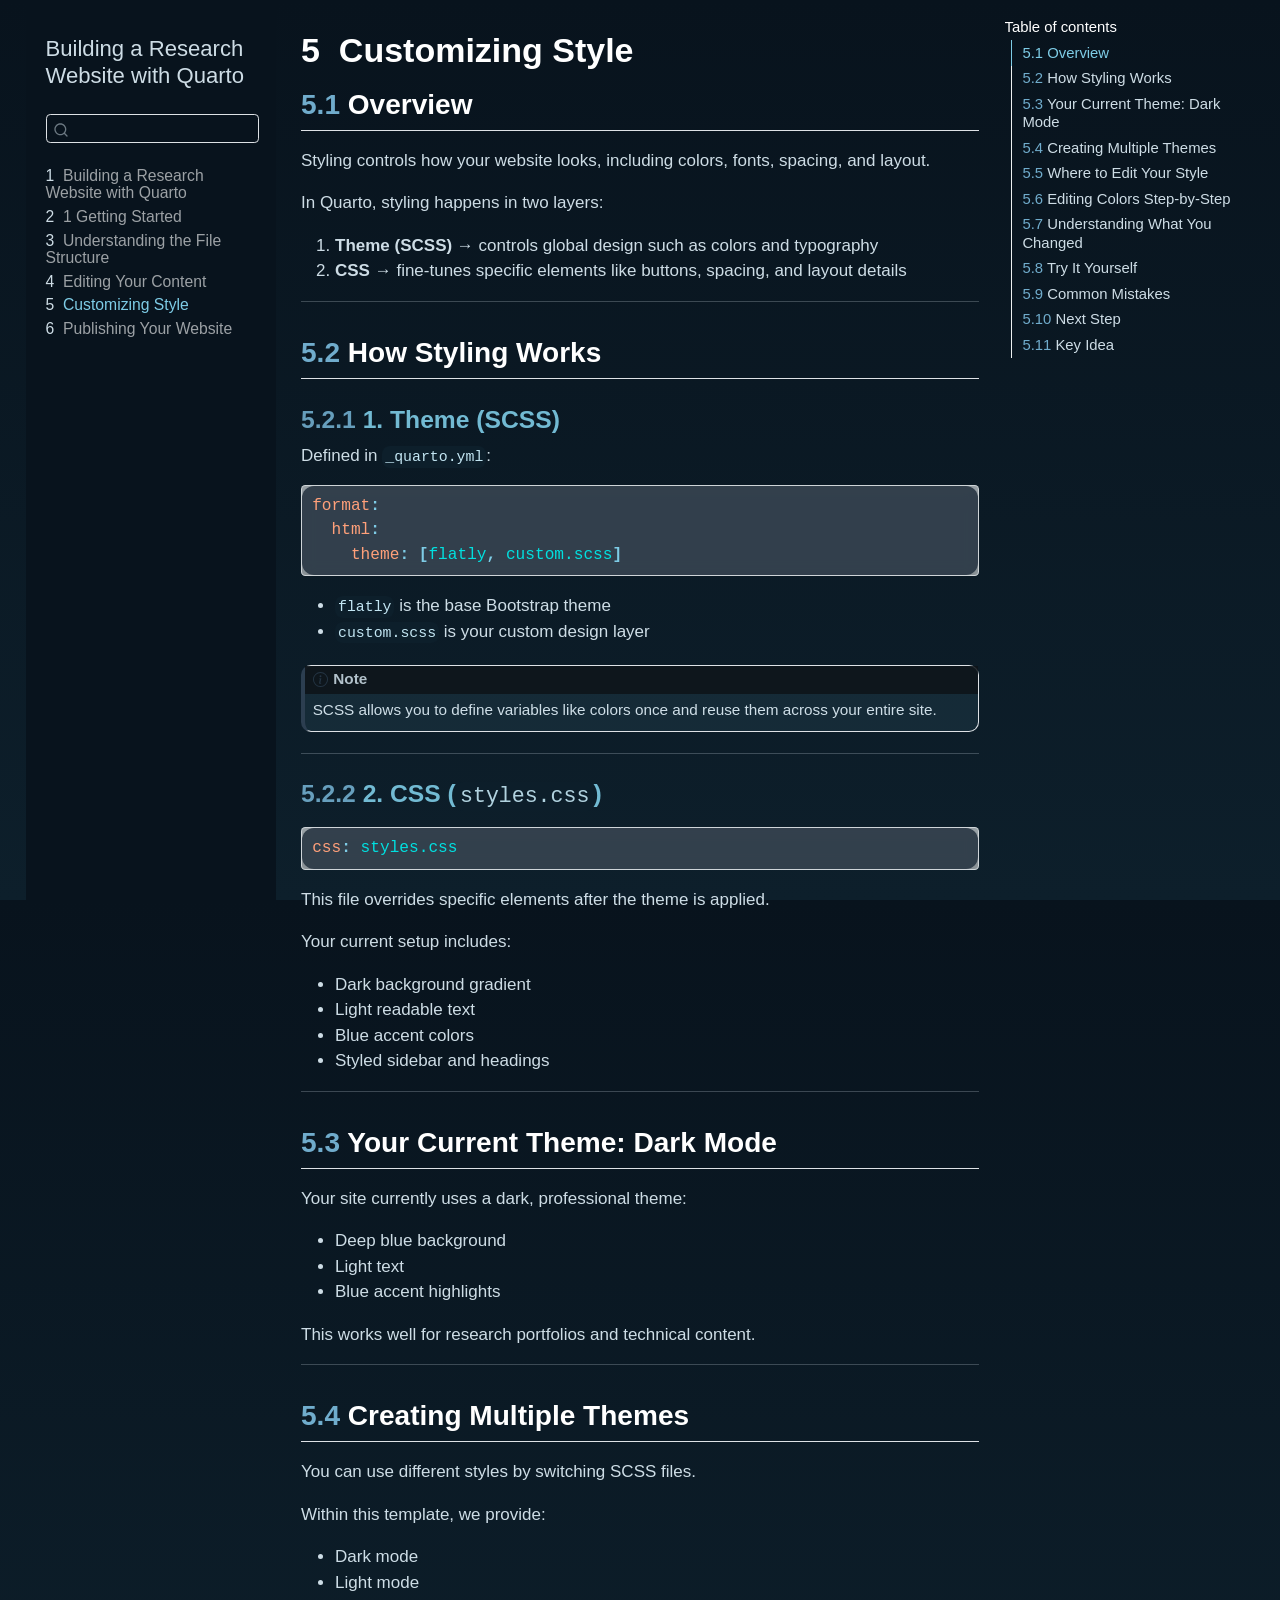
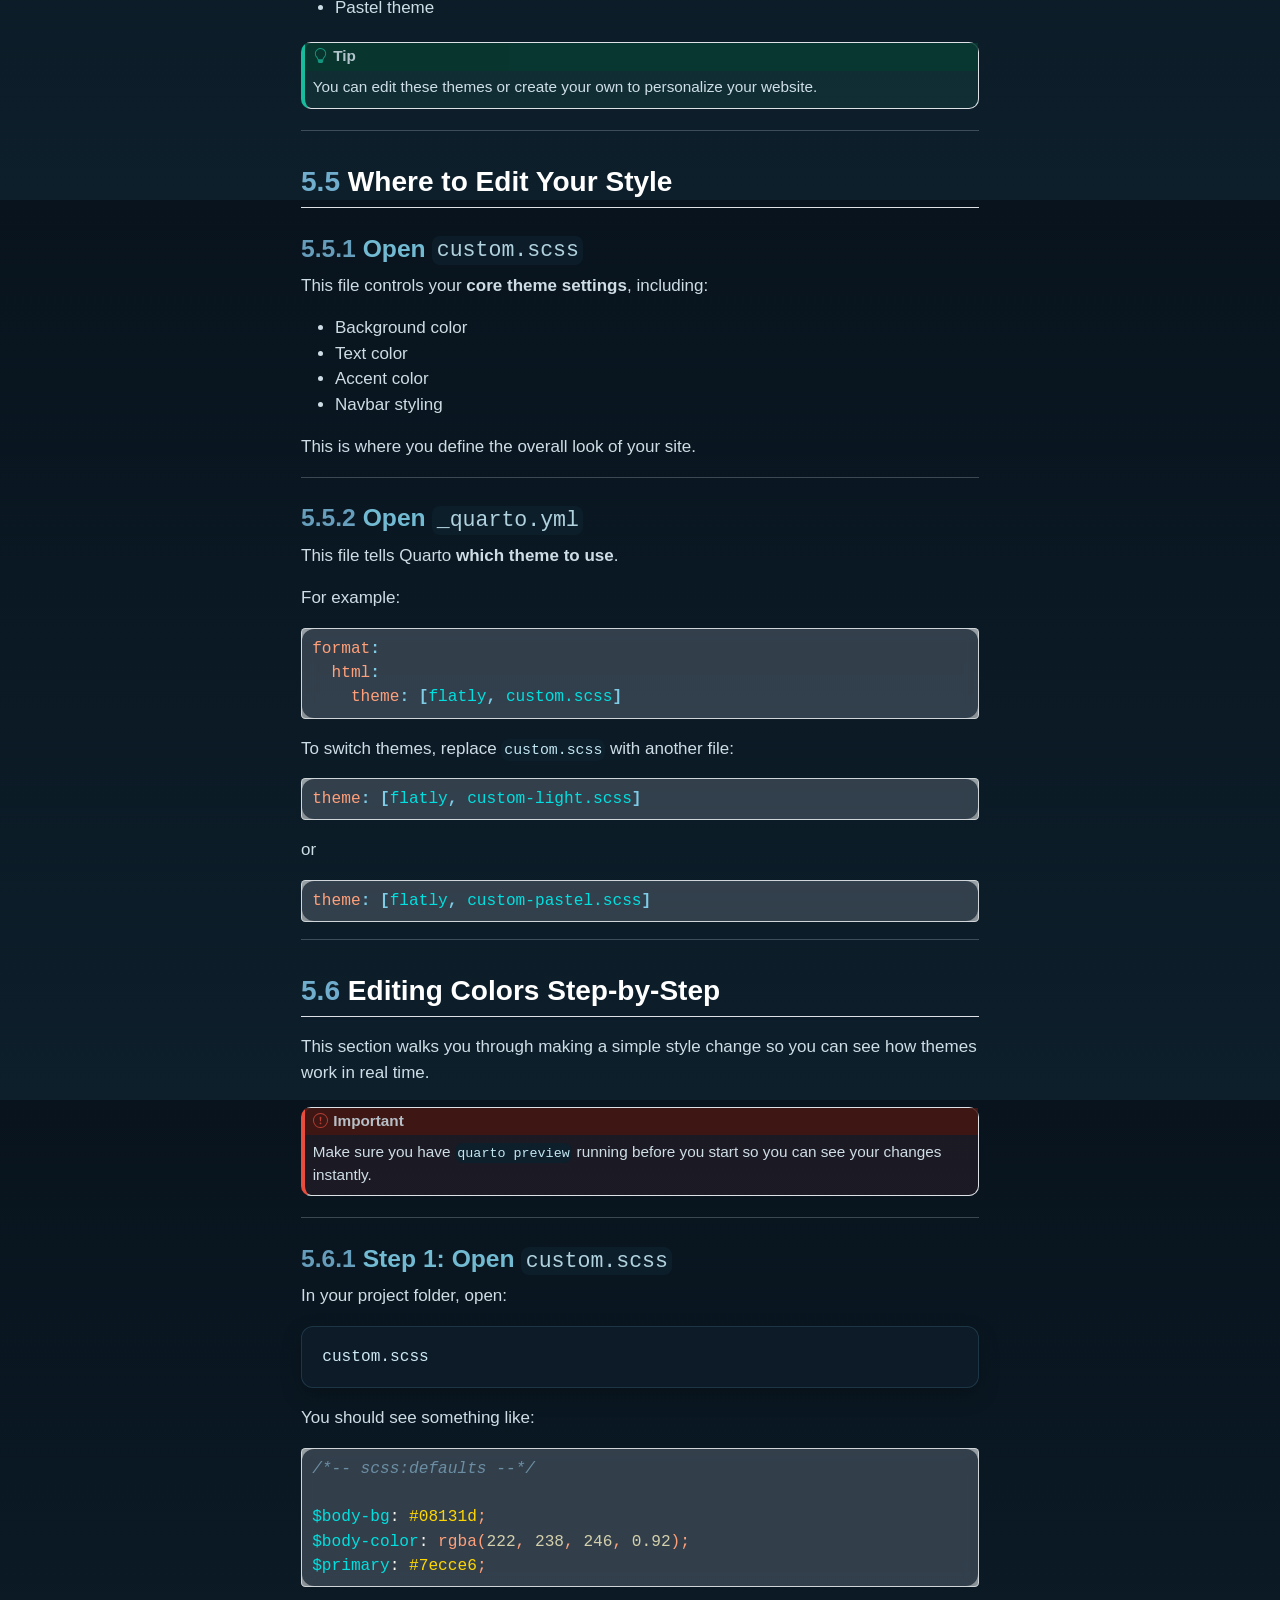
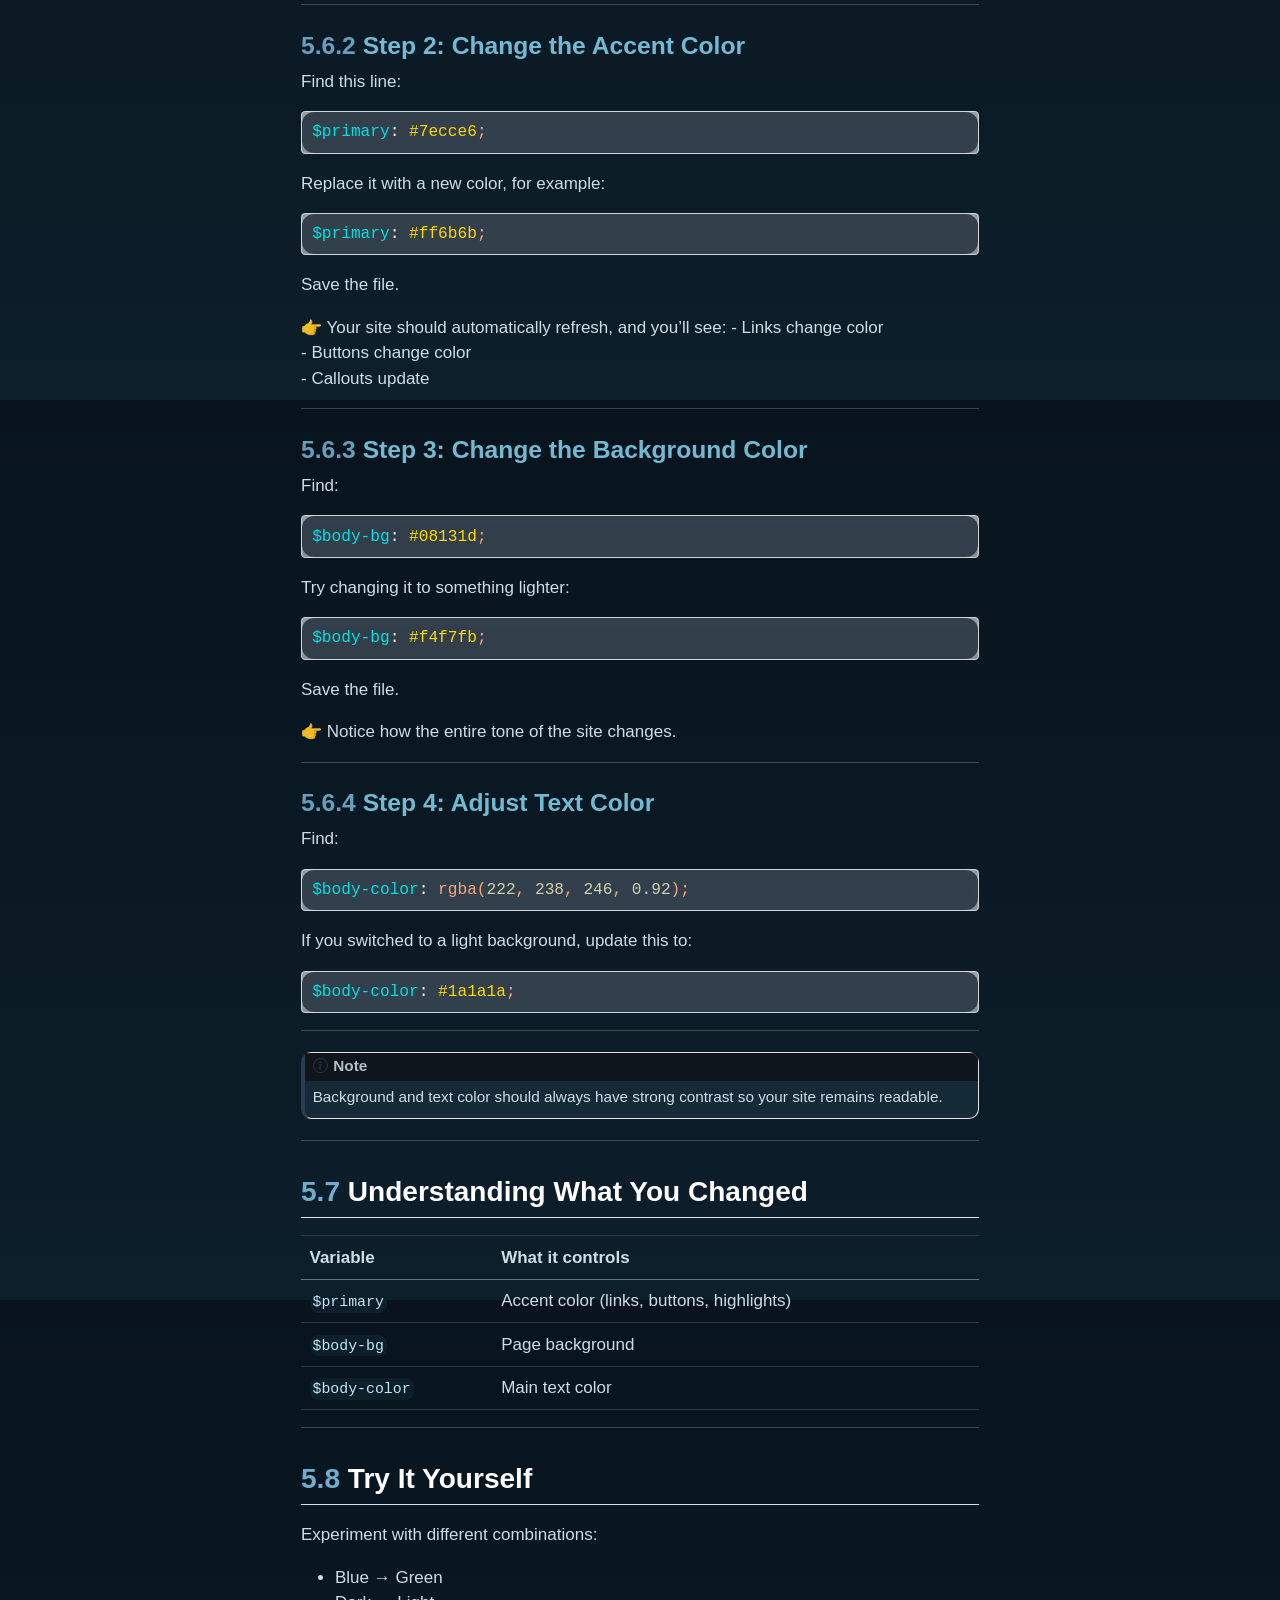
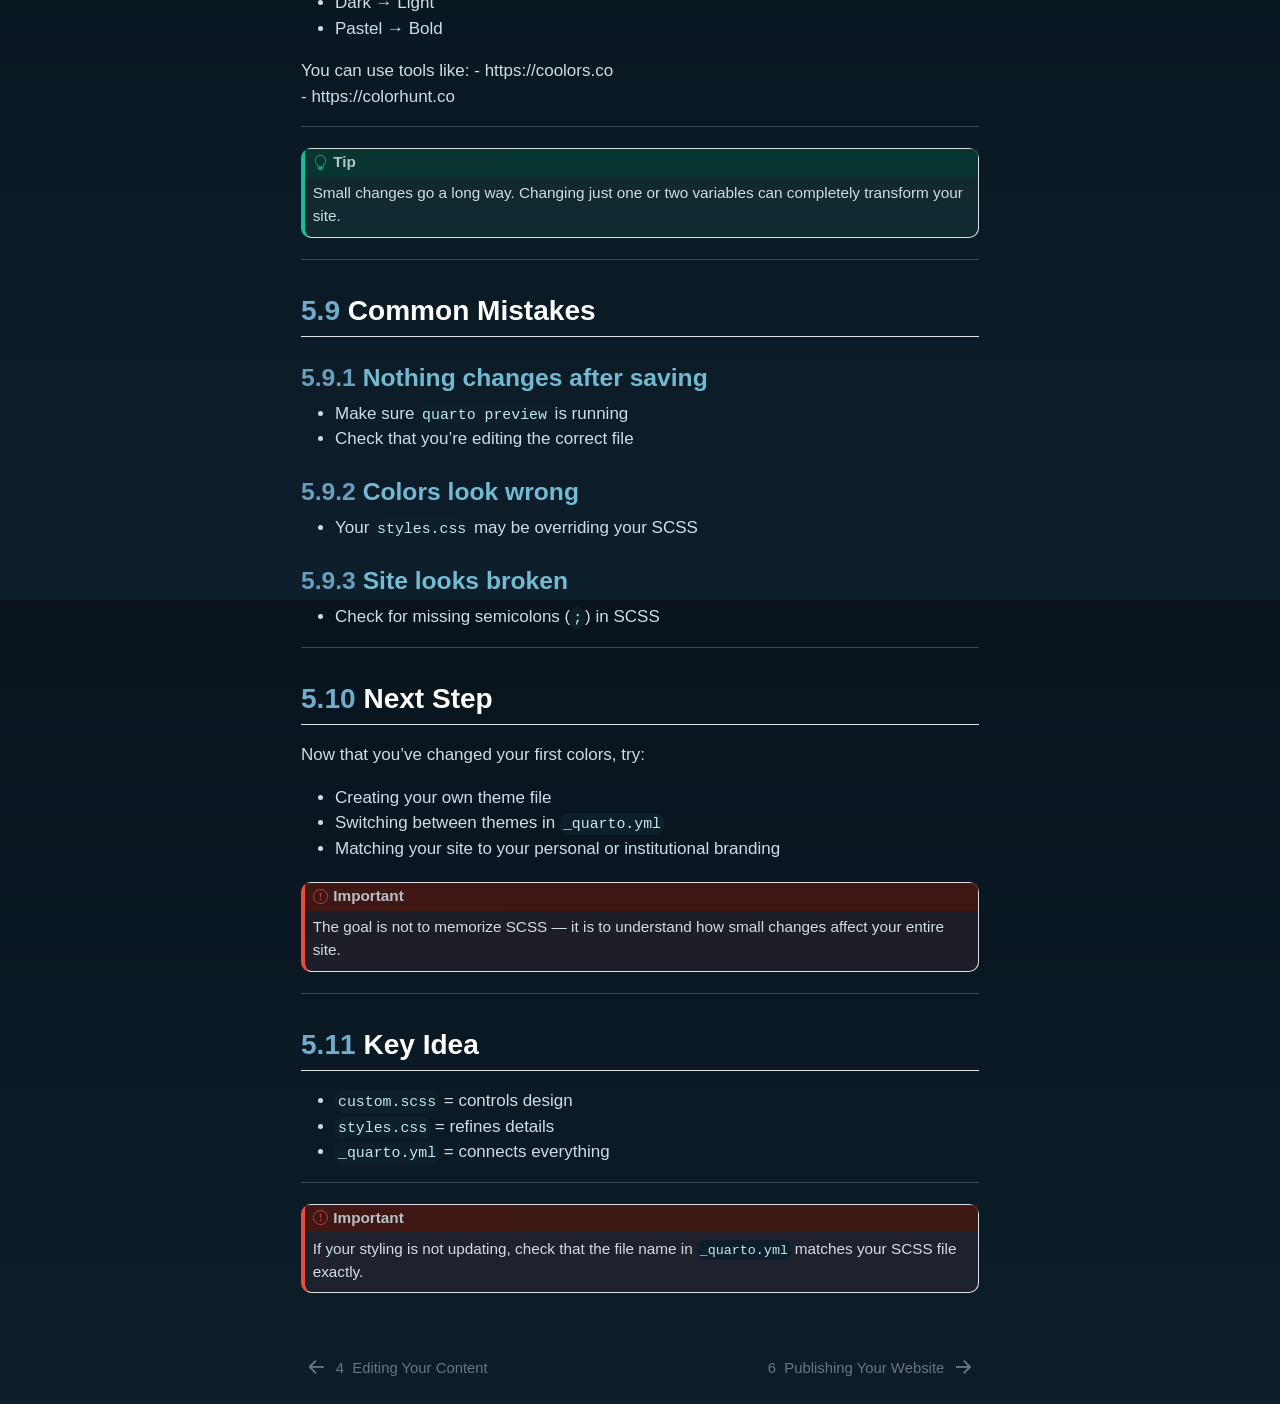
<file: docs/04-styling.html>
<!DOCTYPE html>
<html xmlns="http://www.w3.org/1999/xhtml" lang="en" xml:lang="en"><head>

<meta charset="utf-8">
<meta name="generator" content="quarto-1.7.32">

<meta name="viewport" content="width=device-width, initial-scale=1.0, user-scalable=yes">


<title>5&nbsp; Customizing Style – Building a Research Website with Quarto</title>
<style>
code{white-space: pre-wrap;}
span.smallcaps{font-variant: small-caps;}
div.columns{display: flex; gap: min(4vw, 1.5em);}
div.column{flex: auto; overflow-x: auto;}
div.hanging-indent{margin-left: 1.5em; text-indent: -1.5em;}
ul.task-list{list-style: none;}
ul.task-list li input[type="checkbox"] {
  width: 0.8em;
  margin: 0 0.8em 0.2em -1em; /* quarto-specific, see https://github.com/quarto-dev/quarto-cli/issues/4556 */ 
  vertical-align: middle;
}
/* CSS for syntax highlighting */
html { -webkit-text-size-adjust: 100%; }
pre > code.sourceCode { white-space: pre; position: relative; }
pre > code.sourceCode > span { display: inline-block; line-height: 1.25; }
pre > code.sourceCode > span:empty { height: 1.2em; }
.sourceCode { overflow: visible; }
code.sourceCode > span { color: inherit; text-decoration: inherit; }
div.sourceCode { margin: 1em 0; }
pre.sourceCode { margin: 0; }
@media screen {
div.sourceCode { overflow: auto; }
}
@media print {
pre > code.sourceCode { white-space: pre-wrap; }
pre > code.sourceCode > span { text-indent: -5em; padding-left: 5em; }
}
pre.numberSource code
  { counter-reset: source-line 0; }
pre.numberSource code > span
  { position: relative; left: -4em; counter-increment: source-line; }
pre.numberSource code > span > a:first-child::before
  { content: counter(source-line);
    position: relative; left: -1em; text-align: right; vertical-align: baseline;
    border: none; display: inline-block;
    -webkit-touch-callout: none; -webkit-user-select: none;
    -khtml-user-select: none; -moz-user-select: none;
    -ms-user-select: none; user-select: none;
    padding: 0 4px; width: 4em;
  }
pre.numberSource { margin-left: 3em;  padding-left: 4px; }
div.sourceCode
  {   }
@media screen {
pre > code.sourceCode > span > a:first-child::before { text-decoration: underline; }
}
</style>


<script src="site_libs/quarto-nav/quarto-nav.js"></script>
<script src="site_libs/quarto-nav/headroom.min.js"></script>
<script src="site_libs/clipboard/clipboard.min.js"></script>
<script src="site_libs/quarto-search/autocomplete.umd.js"></script>
<script src="site_libs/quarto-search/fuse.min.js"></script>
<script src="site_libs/quarto-search/quarto-search.js"></script>
<meta name="quarto:offset" content="./">
<link href="./05-publishing.html" rel="next">
<link href="./03-editing.html" rel="prev">
<script src="site_libs/quarto-html/quarto.js" type="module"></script>
<script src="site_libs/quarto-html/tabsets/tabsets.js" type="module"></script>
<script src="site_libs/quarto-html/popper.min.js"></script>
<script src="site_libs/quarto-html/tippy.umd.min.js"></script>
<script src="site_libs/quarto-html/anchor.min.js"></script>
<link href="site_libs/quarto-html/tippy.css" rel="stylesheet">
<link href="site_libs/quarto-html/quarto-syntax-highlighting-dark-2fef5ea3f8957b3e4ecc936fc74692ca.css" rel="stylesheet" id="quarto-text-highlighting-styles">
<script src="site_libs/bootstrap/bootstrap.min.js"></script>
<link href="site_libs/bootstrap/bootstrap-icons.css" rel="stylesheet">
<link href="site_libs/bootstrap/bootstrap-cca8fdf2eb67be8a044680ae3fe9ec6b.min.css" rel="stylesheet" append-hash="true" id="quarto-bootstrap" data-mode="dark">
<script id="quarto-search-options" type="application/json">{
  "location": "sidebar",
  "copy-button": false,
  "collapse-after": 3,
  "panel-placement": "start",
  "type": "textbox",
  "limit": 50,
  "keyboard-shortcut": [
    "f",
    "/",
    "s"
  ],
  "show-item-context": false,
  "language": {
    "search-no-results-text": "No results",
    "search-matching-documents-text": "matching documents",
    "search-copy-link-title": "Copy link to search",
    "search-hide-matches-text": "Hide additional matches",
    "search-more-match-text": "more match in this document",
    "search-more-matches-text": "more matches in this document",
    "search-clear-button-title": "Clear",
    "search-text-placeholder": "",
    "search-detached-cancel-button-title": "Cancel",
    "search-submit-button-title": "Submit",
    "search-label": "Search"
  }
}</script>


<link rel="stylesheet" href="styles.css">
</head>

<body class="nav-sidebar floating quarto-light">

<div id="quarto-search-results"></div>
  <header id="quarto-header" class="headroom fixed-top">
  <nav class="quarto-secondary-nav">
    <div class="container-fluid d-flex">
      <button type="button" class="quarto-btn-toggle btn" data-bs-toggle="collapse" role="button" data-bs-target=".quarto-sidebar-collapse-item" aria-controls="quarto-sidebar" aria-expanded="false" aria-label="Toggle sidebar navigation" onclick="if (window.quartoToggleHeadroom) { window.quartoToggleHeadroom(); }">
        <i class="bi bi-layout-text-sidebar-reverse"></i>
      </button>
        <nav class="quarto-page-breadcrumbs" aria-label="breadcrumb"><ol class="breadcrumb"><li class="breadcrumb-item"><a href="./04-styling.html"><span class="chapter-number">5</span>&nbsp; <span class="chapter-title">Customizing Style</span></a></li></ol></nav>
        <a class="flex-grow-1" role="navigation" data-bs-toggle="collapse" data-bs-target=".quarto-sidebar-collapse-item" aria-controls="quarto-sidebar" aria-expanded="false" aria-label="Toggle sidebar navigation" onclick="if (window.quartoToggleHeadroom) { window.quartoToggleHeadroom(); }">      
        </a>
      <button type="button" class="btn quarto-search-button" aria-label="Search" onclick="window.quartoOpenSearch();">
        <i class="bi bi-search"></i>
      </button>
    </div>
  </nav>
</header>
<!-- content -->
<div id="quarto-content" class="quarto-container page-columns page-rows-contents page-layout-article">
<!-- sidebar -->
  <nav id="quarto-sidebar" class="sidebar collapse collapse-horizontal quarto-sidebar-collapse-item sidebar-navigation floating overflow-auto">
    <div class="pt-lg-2 mt-2 text-left sidebar-header">
    <div class="sidebar-title mb-0 py-0">
      <a href="./">Building a Research Website with Quarto</a> 
    </div>
      </div>
        <div class="mt-2 flex-shrink-0 align-items-center">
        <div class="sidebar-search">
        <div id="quarto-search" class="" title="Search"></div>
        </div>
        </div>
    <div class="sidebar-menu-container"> 
    <ul class="list-unstyled mt-1">
        <li class="sidebar-item">
  <div class="sidebar-item-container"> 
  <a href="./index.html" class="sidebar-item-text sidebar-link">
 <span class="menu-text"><span class="chapter-number">1</span>&nbsp; <span class="chapter-title">Building a Research Website with Quarto</span></span></a>
  </div>
</li>
        <li class="sidebar-item">
  <div class="sidebar-item-container"> 
  <a href="./01-getting-started.html" class="sidebar-item-text sidebar-link">
 <span class="menu-text"><span class="chapter-number">2</span>&nbsp; <span class="chapter-title">1 Getting Started</span></span></a>
  </div>
</li>
        <li class="sidebar-item">
  <div class="sidebar-item-container"> 
  <a href="./02-structure.html" class="sidebar-item-text sidebar-link">
 <span class="menu-text"><span class="chapter-number">3</span>&nbsp; <span class="chapter-title">Understanding the File Structure</span></span></a>
  </div>
</li>
        <li class="sidebar-item">
  <div class="sidebar-item-container"> 
  <a href="./03-editing.html" class="sidebar-item-text sidebar-link">
 <span class="menu-text"><span class="chapter-number">4</span>&nbsp; <span class="chapter-title">Editing Your Content</span></span></a>
  </div>
</li>
        <li class="sidebar-item">
  <div class="sidebar-item-container"> 
  <a href="./04-styling.html" class="sidebar-item-text sidebar-link active">
 <span class="menu-text"><span class="chapter-number">5</span>&nbsp; <span class="chapter-title">Customizing Style</span></span></a>
  </div>
</li>
        <li class="sidebar-item">
  <div class="sidebar-item-container"> 
  <a href="./05-publishing.html" class="sidebar-item-text sidebar-link">
 <span class="menu-text"><span class="chapter-number">6</span>&nbsp; <span class="chapter-title">Publishing Your Website</span></span></a>
  </div>
</li>
    </ul>
    </div>
</nav>
<div id="quarto-sidebar-glass" class="quarto-sidebar-collapse-item" data-bs-toggle="collapse" data-bs-target=".quarto-sidebar-collapse-item"></div>
<!-- margin-sidebar -->
    <div id="quarto-margin-sidebar" class="sidebar margin-sidebar">
        <nav id="TOC" role="doc-toc" class="toc-active">
    <h2 id="toc-title">Table of contents</h2>
   
  <ul class="collapse">
  <li><a href="#overview" id="toc-overview" class="nav-link active" data-scroll-target="#overview"><span class="header-section-number">5.1</span> Overview</a></li>
  <li><a href="#how-styling-works" id="toc-how-styling-works" class="nav-link" data-scroll-target="#how-styling-works"><span class="header-section-number">5.2</span> How Styling Works</a></li>
  <li><a href="#your-current-theme-dark-mode" id="toc-your-current-theme-dark-mode" class="nav-link" data-scroll-target="#your-current-theme-dark-mode"><span class="header-section-number">5.3</span> Your Current Theme: Dark Mode</a></li>
  <li><a href="#creating-multiple-themes" id="toc-creating-multiple-themes" class="nav-link" data-scroll-target="#creating-multiple-themes"><span class="header-section-number">5.4</span> Creating Multiple Themes</a></li>
  <li><a href="#where-to-edit-your-style" id="toc-where-to-edit-your-style" class="nav-link" data-scroll-target="#where-to-edit-your-style"><span class="header-section-number">5.5</span> Where to Edit Your Style</a></li>
  <li><a href="#editing-colors-step-by-step" id="toc-editing-colors-step-by-step" class="nav-link" data-scroll-target="#editing-colors-step-by-step"><span class="header-section-number">5.6</span> Editing Colors Step-by-Step</a></li>
  <li><a href="#understanding-what-you-changed" id="toc-understanding-what-you-changed" class="nav-link" data-scroll-target="#understanding-what-you-changed"><span class="header-section-number">5.7</span> Understanding What You Changed</a></li>
  <li><a href="#try-it-yourself" id="toc-try-it-yourself" class="nav-link" data-scroll-target="#try-it-yourself"><span class="header-section-number">5.8</span> Try It Yourself</a></li>
  <li><a href="#common-mistakes" id="toc-common-mistakes" class="nav-link" data-scroll-target="#common-mistakes"><span class="header-section-number">5.9</span> Common Mistakes</a></li>
  <li><a href="#next-step" id="toc-next-step" class="nav-link" data-scroll-target="#next-step"><span class="header-section-number">5.10</span> Next Step</a></li>
  <li><a href="#key-idea" id="toc-key-idea" class="nav-link" data-scroll-target="#key-idea"><span class="header-section-number">5.11</span> Key Idea</a></li>
  </ul>
</nav>
    </div>
<!-- main -->
<main class="content" id="quarto-document-content">

<header id="title-block-header" class="quarto-title-block default">
<div class="quarto-title">
<h1 class="title"><span class="chapter-number">5</span>&nbsp; <span class="chapter-title">Customizing Style</span></h1>
</div>



<div class="quarto-title-meta">

    
  
    
  </div>
  


</header>


<section id="overview" class="level2" data-number="5.1">
<h2 data-number="5.1" class="anchored" data-anchor-id="overview"><span class="header-section-number">5.1</span> Overview</h2>
<p>Styling controls how your website looks, including colors, fonts, spacing, and layout.</p>
<p>In Quarto, styling happens in two layers:</p>
<ol type="1">
<li><strong>Theme (SCSS)</strong> → controls global design such as colors and typography<br>
</li>
<li><strong>CSS</strong> → fine-tunes specific elements like buttons, spacing, and layout details</li>
</ol>
<hr>
</section>
<section id="how-styling-works" class="level2" data-number="5.2">
<h2 data-number="5.2" class="anchored" data-anchor-id="how-styling-works"><span class="header-section-number">5.2</span> How Styling Works</h2>
<section id="theme-scss" class="level3" data-number="5.2.1">
<h3 data-number="5.2.1" class="anchored" data-anchor-id="theme-scss"><span class="header-section-number">5.2.1</span> 1. Theme (SCSS)</h3>
<p>Defined in <code>_quarto.yml</code>:</p>
<div class="sourceCode" id="cb1"><pre class="sourceCode yaml code-with-copy"><code class="sourceCode yaml"><span id="cb1-1"><a href="#cb1-1" aria-hidden="true" tabindex="-1"></a><span class="fu">format</span><span class="kw">:</span></span>
<span id="cb1-2"><a href="#cb1-2" aria-hidden="true" tabindex="-1"></a><span class="at">  </span><span class="fu">html</span><span class="kw">:</span></span>
<span id="cb1-3"><a href="#cb1-3" aria-hidden="true" tabindex="-1"></a><span class="at">    </span><span class="fu">theme</span><span class="kw">:</span><span class="at"> </span><span class="kw">[</span><span class="at">flatly</span><span class="kw">,</span><span class="at"> custom.scss</span><span class="kw">]</span></span></code><button title="Copy to Clipboard" class="code-copy-button"><i class="bi"></i></button></pre></div>
<ul>
<li><code>flatly</code> is the base Bootstrap theme<br>
</li>
<li><code>custom.scss</code> is your custom design layer</li>
</ul>
<div class="callout callout-style-default callout-note callout-titled">
<div class="callout-header d-flex align-content-center">
<div class="callout-icon-container">
<i class="callout-icon"></i>
</div>
<div class="callout-title-container flex-fill">
Note
</div>
</div>
<div class="callout-body-container callout-body">
<p>SCSS allows you to define variables like colors once and reuse them across your entire site.</p>
</div>
</div>
<hr>
</section>
<section id="css-styles.css" class="level3" data-number="5.2.2">
<h3 data-number="5.2.2" class="anchored" data-anchor-id="css-styles.css"><span class="header-section-number">5.2.2</span> 2. CSS (<code>styles.css</code>)</h3>
<div class="sourceCode" id="cb2"><pre class="sourceCode yaml code-with-copy"><code class="sourceCode yaml"><span id="cb2-1"><a href="#cb2-1" aria-hidden="true" tabindex="-1"></a><span class="fu">css</span><span class="kw">:</span><span class="at"> styles.css</span></span></code><button title="Copy to Clipboard" class="code-copy-button"><i class="bi"></i></button></pre></div>
<p>This file overrides specific elements after the theme is applied.</p>
<p>Your current setup includes:</p>
<ul>
<li>Dark background gradient<br>
</li>
<li>Light readable text<br>
</li>
<li>Blue accent colors<br>
</li>
<li>Styled sidebar and headings</li>
</ul>
<hr>
</section>
</section>
<section id="your-current-theme-dark-mode" class="level2" data-number="5.3">
<h2 data-number="5.3" class="anchored" data-anchor-id="your-current-theme-dark-mode"><span class="header-section-number">5.3</span> Your Current Theme: Dark Mode</h2>
<p>Your site currently uses a dark, professional theme:</p>
<ul>
<li>Deep blue background<br>
</li>
<li>Light text<br>
</li>
<li>Blue accent highlights</li>
</ul>
<p>This works well for research portfolios and technical content.</p>
<hr>
</section>
<section id="creating-multiple-themes" class="level2" data-number="5.4">
<h2 data-number="5.4" class="anchored" data-anchor-id="creating-multiple-themes"><span class="header-section-number">5.4</span> Creating Multiple Themes</h2>
<p>You can use different styles by switching SCSS files.</p>
<p>Within this template, we provide:</p>
<ul>
<li>Dark mode<br>
</li>
<li>Light mode<br>
</li>
<li>Pastel theme</li>
</ul>
<div class="callout callout-style-default callout-tip callout-titled">
<div class="callout-header d-flex align-content-center">
<div class="callout-icon-container">
<i class="callout-icon"></i>
</div>
<div class="callout-title-container flex-fill">
Tip
</div>
</div>
<div class="callout-body-container callout-body">
<p>You can edit these themes or create your own to personalize your website.</p>
</div>
</div>
<hr>
</section>
<section id="where-to-edit-your-style" class="level2" data-number="5.5">
<h2 data-number="5.5" class="anchored" data-anchor-id="where-to-edit-your-style"><span class="header-section-number">5.5</span> Where to Edit Your Style</h2>
<section id="open-custom.scss" class="level3" data-number="5.5.1">
<h3 data-number="5.5.1" class="anchored" data-anchor-id="open-custom.scss"><span class="header-section-number">5.5.1</span> Open <code>custom.scss</code></h3>
<p>This file controls your <strong>core theme settings</strong>, including:</p>
<ul>
<li>Background color<br>
</li>
<li>Text color<br>
</li>
<li>Accent color<br>
</li>
<li>Navbar styling</li>
</ul>
<p>This is where you define the overall look of your site.</p>
<hr>
</section>
<section id="open-_quarto.yml" class="level3" data-number="5.5.2">
<h3 data-number="5.5.2" class="anchored" data-anchor-id="open-_quarto.yml"><span class="header-section-number">5.5.2</span> Open <code>_quarto.yml</code></h3>
<p>This file tells Quarto <strong>which theme to use</strong>.</p>
<p>For example:</p>
<div class="sourceCode" id="cb3"><pre class="sourceCode yaml code-with-copy"><code class="sourceCode yaml"><span id="cb3-1"><a href="#cb3-1" aria-hidden="true" tabindex="-1"></a><span class="fu">format</span><span class="kw">:</span></span>
<span id="cb3-2"><a href="#cb3-2" aria-hidden="true" tabindex="-1"></a><span class="at">  </span><span class="fu">html</span><span class="kw">:</span></span>
<span id="cb3-3"><a href="#cb3-3" aria-hidden="true" tabindex="-1"></a><span class="at">    </span><span class="fu">theme</span><span class="kw">:</span><span class="at"> </span><span class="kw">[</span><span class="at">flatly</span><span class="kw">,</span><span class="at"> custom.scss</span><span class="kw">]</span></span></code><button title="Copy to Clipboard" class="code-copy-button"><i class="bi"></i></button></pre></div>
<p>To switch themes, replace <code>custom.scss</code> with another file:</p>
<div class="sourceCode" id="cb4"><pre class="sourceCode yaml code-with-copy"><code class="sourceCode yaml"><span id="cb4-1"><a href="#cb4-1" aria-hidden="true" tabindex="-1"></a><span class="fu">theme</span><span class="kw">:</span><span class="at"> </span><span class="kw">[</span><span class="at">flatly</span><span class="kw">,</span><span class="at"> custom-light.scss</span><span class="kw">]</span></span></code><button title="Copy to Clipboard" class="code-copy-button"><i class="bi"></i></button></pre></div>
<p>or</p>
<div class="sourceCode" id="cb5"><pre class="sourceCode yaml code-with-copy"><code class="sourceCode yaml"><span id="cb5-1"><a href="#cb5-1" aria-hidden="true" tabindex="-1"></a><span class="fu">theme</span><span class="kw">:</span><span class="at"> </span><span class="kw">[</span><span class="at">flatly</span><span class="kw">,</span><span class="at"> custom-pastel.scss</span><span class="kw">]</span></span></code><button title="Copy to Clipboard" class="code-copy-button"><i class="bi"></i></button></pre></div>
<hr>
</section>
</section>
<section id="editing-colors-step-by-step" class="level2" data-number="5.6">
<h2 data-number="5.6" class="anchored" data-anchor-id="editing-colors-step-by-step"><span class="header-section-number">5.6</span> Editing Colors Step-by-Step</h2>
<p>This section walks you through making a simple style change so you can see how themes work in real time.</p>
<div class="callout callout-style-default callout-important callout-titled">
<div class="callout-header d-flex align-content-center">
<div class="callout-icon-container">
<i class="callout-icon"></i>
</div>
<div class="callout-title-container flex-fill">
Important
</div>
</div>
<div class="callout-body-container callout-body">
<p>Make sure you have <code>quarto preview</code> running before you start so you can see your changes instantly.</p>
</div>
</div>
<hr>
<section id="step-1-open-custom.scss" class="level3" data-number="5.6.1">
<h3 data-number="5.6.1" class="anchored" data-anchor-id="step-1-open-custom.scss"><span class="header-section-number">5.6.1</span> Step 1: Open <code>custom.scss</code></h3>
<p>In your project folder, open:</p>
<pre><code>custom.scss</code></pre>
<p>You should see something like:</p>
<div class="sourceCode" id="cb7"><pre class="sourceCode scss code-with-copy"><code class="sourceCode scss"><span id="cb7-1"><a href="#cb7-1" aria-hidden="true" tabindex="-1"></a><span class="co">/*-- scss:defaults --*/</span></span>
<span id="cb7-2"><a href="#cb7-2" aria-hidden="true" tabindex="-1"></a></span>
<span id="cb7-3"><a href="#cb7-3" aria-hidden="true" tabindex="-1"></a><span class="va">$body-bg</span>: <span class="cn">#08131d</span><span class="op">;</span></span>
<span id="cb7-4"><a href="#cb7-4" aria-hidden="true" tabindex="-1"></a><span class="va">$body-color</span>: <span class="fu">rgba(</span><span class="dv">222</span><span class="op">,</span> <span class="dv">238</span><span class="op">,</span> <span class="dv">246</span><span class="op">,</span> <span class="dv">0.92</span><span class="fu">)</span><span class="op">;</span></span>
<span id="cb7-5"><a href="#cb7-5" aria-hidden="true" tabindex="-1"></a><span class="va">$primary</span>: <span class="cn">#7ecce6</span><span class="op">;</span></span></code><button title="Copy to Clipboard" class="code-copy-button"><i class="bi"></i></button></pre></div>
<hr>
</section>
<section id="step-2-change-the-accent-color" class="level3" data-number="5.6.2">
<h3 data-number="5.6.2" class="anchored" data-anchor-id="step-2-change-the-accent-color"><span class="header-section-number">5.6.2</span> Step 2: Change the Accent Color</h3>
<p>Find this line:</p>
<div class="sourceCode" id="cb8"><pre class="sourceCode scss code-with-copy"><code class="sourceCode scss"><span id="cb8-1"><a href="#cb8-1" aria-hidden="true" tabindex="-1"></a><span class="va">$primary</span>: <span class="cn">#7ecce6</span><span class="op">;</span></span></code><button title="Copy to Clipboard" class="code-copy-button"><i class="bi"></i></button></pre></div>
<p>Replace it with a new color, for example:</p>
<div class="sourceCode" id="cb9"><pre class="sourceCode scss code-with-copy"><code class="sourceCode scss"><span id="cb9-1"><a href="#cb9-1" aria-hidden="true" tabindex="-1"></a><span class="va">$primary</span>: <span class="cn">#ff6b6b</span><span class="op">;</span></span></code><button title="Copy to Clipboard" class="code-copy-button"><i class="bi"></i></button></pre></div>
<p>Save the file.</p>
<p>👉 Your site should automatically refresh, and you’ll see: - Links change color<br>
- Buttons change color<br>
- Callouts update</p>
<hr>
</section>
<section id="step-3-change-the-background-color" class="level3" data-number="5.6.3">
<h3 data-number="5.6.3" class="anchored" data-anchor-id="step-3-change-the-background-color"><span class="header-section-number">5.6.3</span> Step 3: Change the Background Color</h3>
<p>Find:</p>
<div class="sourceCode" id="cb10"><pre class="sourceCode scss code-with-copy"><code class="sourceCode scss"><span id="cb10-1"><a href="#cb10-1" aria-hidden="true" tabindex="-1"></a><span class="va">$body-bg</span>: <span class="cn">#08131d</span><span class="op">;</span></span></code><button title="Copy to Clipboard" class="code-copy-button"><i class="bi"></i></button></pre></div>
<p>Try changing it to something lighter:</p>
<div class="sourceCode" id="cb11"><pre class="sourceCode scss code-with-copy"><code class="sourceCode scss"><span id="cb11-1"><a href="#cb11-1" aria-hidden="true" tabindex="-1"></a><span class="va">$body-bg</span>: <span class="cn">#f4f7fb</span><span class="op">;</span></span></code><button title="Copy to Clipboard" class="code-copy-button"><i class="bi"></i></button></pre></div>
<p>Save the file.</p>
<p>👉 Notice how the entire tone of the site changes.</p>
<hr>
</section>
<section id="step-4-adjust-text-color" class="level3" data-number="5.6.4">
<h3 data-number="5.6.4" class="anchored" data-anchor-id="step-4-adjust-text-color"><span class="header-section-number">5.6.4</span> Step 4: Adjust Text Color</h3>
<p>Find:</p>
<div class="sourceCode" id="cb12"><pre class="sourceCode scss code-with-copy"><code class="sourceCode scss"><span id="cb12-1"><a href="#cb12-1" aria-hidden="true" tabindex="-1"></a><span class="va">$body-color</span>: <span class="fu">rgba(</span><span class="dv">222</span><span class="op">,</span> <span class="dv">238</span><span class="op">,</span> <span class="dv">246</span><span class="op">,</span> <span class="dv">0.92</span><span class="fu">)</span><span class="op">;</span></span></code><button title="Copy to Clipboard" class="code-copy-button"><i class="bi"></i></button></pre></div>
<p>If you switched to a light background, update this to:</p>
<div class="sourceCode" id="cb13"><pre class="sourceCode scss code-with-copy"><code class="sourceCode scss"><span id="cb13-1"><a href="#cb13-1" aria-hidden="true" tabindex="-1"></a><span class="va">$body-color</span>: <span class="cn">#1a1a1a</span><span class="op">;</span></span></code><button title="Copy to Clipboard" class="code-copy-button"><i class="bi"></i></button></pre></div>
<hr>
<div class="callout callout-style-default callout-note callout-titled">
<div class="callout-header d-flex align-content-center">
<div class="callout-icon-container">
<i class="callout-icon"></i>
</div>
<div class="callout-title-container flex-fill">
Note
</div>
</div>
<div class="callout-body-container callout-body">
<p>Background and text color should always have strong contrast so your site remains readable.</p>
</div>
</div>
<hr>
</section>
</section>
<section id="understanding-what-you-changed" class="level2" data-number="5.7">
<h2 data-number="5.7" class="anchored" data-anchor-id="understanding-what-you-changed"><span class="header-section-number">5.7</span> Understanding What You Changed</h2>
<table class="caption-top table">
<thead>
<tr class="header">
<th>Variable</th>
<th>What it controls</th>
</tr>
</thead>
<tbody>
<tr class="odd">
<td><code>$primary</code></td>
<td>Accent color (links, buttons, highlights)</td>
</tr>
<tr class="even">
<td><code>$body-bg</code></td>
<td>Page background</td>
</tr>
<tr class="odd">
<td><code>$body-color</code></td>
<td>Main text color</td>
</tr>
</tbody>
</table>
<hr>
</section>
<section id="try-it-yourself" class="level2" data-number="5.8">
<h2 data-number="5.8" class="anchored" data-anchor-id="try-it-yourself"><span class="header-section-number">5.8</span> Try It Yourself</h2>
<p>Experiment with different combinations:</p>
<ul>
<li>Blue → Green<br>
</li>
<li>Dark → Light<br>
</li>
<li>Pastel → Bold</li>
</ul>
<p>You can use tools like: - https://coolors.co<br>
- https://colorhunt.co</p>
<hr>
<div class="callout callout-style-default callout-tip callout-titled">
<div class="callout-header d-flex align-content-center">
<div class="callout-icon-container">
<i class="callout-icon"></i>
</div>
<div class="callout-title-container flex-fill">
Tip
</div>
</div>
<div class="callout-body-container callout-body">
<p>Small changes go a long way. Changing just one or two variables can completely transform your site.</p>
</div>
</div>
<hr>
</section>
<section id="common-mistakes" class="level2" data-number="5.9">
<h2 data-number="5.9" class="anchored" data-anchor-id="common-mistakes"><span class="header-section-number">5.9</span> Common Mistakes</h2>
<section id="nothing-changes-after-saving" class="level3" data-number="5.9.1">
<h3 data-number="5.9.1" class="anchored" data-anchor-id="nothing-changes-after-saving"><span class="header-section-number">5.9.1</span> Nothing changes after saving</h3>
<ul>
<li>Make sure <code>quarto preview</code> is running<br>
</li>
<li>Check that you’re editing the correct file</li>
</ul>
</section>
<section id="colors-look-wrong" class="level3" data-number="5.9.2">
<h3 data-number="5.9.2" class="anchored" data-anchor-id="colors-look-wrong"><span class="header-section-number">5.9.2</span> Colors look wrong</h3>
<ul>
<li>Your <code>styles.css</code> may be overriding your SCSS</li>
</ul>
</section>
<section id="site-looks-broken" class="level3" data-number="5.9.3">
<h3 data-number="5.9.3" class="anchored" data-anchor-id="site-looks-broken"><span class="header-section-number">5.9.3</span> Site looks broken</h3>
<ul>
<li>Check for missing semicolons (<code>;</code>) in SCSS</li>
</ul>
<hr>
</section>
</section>
<section id="next-step" class="level2" data-number="5.10">
<h2 data-number="5.10" class="anchored" data-anchor-id="next-step"><span class="header-section-number">5.10</span> Next Step</h2>
<p>Now that you’ve changed your first colors, try:</p>
<ul>
<li>Creating your own theme file<br>
</li>
<li>Switching between themes in <code>_quarto.yml</code><br>
</li>
<li>Matching your site to your personal or institutional branding</li>
</ul>
<div class="callout callout-style-default callout-important callout-titled">
<div class="callout-header d-flex align-content-center">
<div class="callout-icon-container">
<i class="callout-icon"></i>
</div>
<div class="callout-title-container flex-fill">
Important
</div>
</div>
<div class="callout-body-container callout-body">
<p>The goal is not to memorize SCSS — it is to understand how small changes affect your entire site.</p>
</div>
</div>
<hr>
</section>
<section id="key-idea" class="level2" data-number="5.11">
<h2 data-number="5.11" class="anchored" data-anchor-id="key-idea"><span class="header-section-number">5.11</span> Key Idea</h2>
<ul>
<li><code>custom.scss</code> = controls design<br>
</li>
<li><code>styles.css</code> = refines details<br>
</li>
<li><code>_quarto.yml</code> = connects everything</li>
</ul>
<hr>
<div class="callout callout-style-default callout-important callout-titled">
<div class="callout-header d-flex align-content-center">
<div class="callout-icon-container">
<i class="callout-icon"></i>
</div>
<div class="callout-title-container flex-fill">
Important
</div>
</div>
<div class="callout-body-container callout-body">
<p>If your styling is not updating, check that the file name in <code>_quarto.yml</code> matches your SCSS file exactly.</p>
</div>
</div>


</section>

</main> <!-- /main -->
<script id="quarto-html-after-body" type="application/javascript">
  window.document.addEventListener("DOMContentLoaded", function (event) {
    const icon = "";
    const anchorJS = new window.AnchorJS();
    anchorJS.options = {
      placement: 'right',
      icon: icon
    };
    anchorJS.add('.anchored');
    const isCodeAnnotation = (el) => {
      for (const clz of el.classList) {
        if (clz.startsWith('code-annotation-')) {                     
          return true;
        }
      }
      return false;
    }
    const onCopySuccess = function(e) {
      // button target
      const button = e.trigger;
      // don't keep focus
      button.blur();
      // flash "checked"
      button.classList.add('code-copy-button-checked');
      var currentTitle = button.getAttribute("title");
      button.setAttribute("title", "Copied!");
      let tooltip;
      if (window.bootstrap) {
        button.setAttribute("data-bs-toggle", "tooltip");
        button.setAttribute("data-bs-placement", "left");
        button.setAttribute("data-bs-title", "Copied!");
        tooltip = new bootstrap.Tooltip(button, 
          { trigger: "manual", 
            customClass: "code-copy-button-tooltip",
            offset: [0, -8]});
        tooltip.show();    
      }
      setTimeout(function() {
        if (tooltip) {
          tooltip.hide();
          button.removeAttribute("data-bs-title");
          button.removeAttribute("data-bs-toggle");
          button.removeAttribute("data-bs-placement");
        }
        button.setAttribute("title", currentTitle);
        button.classList.remove('code-copy-button-checked');
      }, 1000);
      // clear code selection
      e.clearSelection();
    }
    const getTextToCopy = function(trigger) {
        const codeEl = trigger.previousElementSibling.cloneNode(true);
        for (const childEl of codeEl.children) {
          if (isCodeAnnotation(childEl)) {
            childEl.remove();
          }
        }
        return codeEl.innerText;
    }
    const clipboard = new window.ClipboardJS('.code-copy-button:not([data-in-quarto-modal])', {
      text: getTextToCopy
    });
    clipboard.on('success', onCopySuccess);
    if (window.document.getElementById('quarto-embedded-source-code-modal')) {
      const clipboardModal = new window.ClipboardJS('.code-copy-button[data-in-quarto-modal]', {
        text: getTextToCopy,
        container: window.document.getElementById('quarto-embedded-source-code-modal')
      });
      clipboardModal.on('success', onCopySuccess);
    }
      var localhostRegex = new RegExp(/^(?:http|https):\/\/localhost\:?[0-9]*\//);
      var mailtoRegex = new RegExp(/^mailto:/);
        var filterRegex = new RegExp('/' + window.location.host + '/');
      var isInternal = (href) => {
          return filterRegex.test(href) || localhostRegex.test(href) || mailtoRegex.test(href);
      }
      // Inspect non-navigation links and adorn them if external
     var links = window.document.querySelectorAll('a[href]:not(.nav-link):not(.navbar-brand):not(.toc-action):not(.sidebar-link):not(.sidebar-item-toggle):not(.pagination-link):not(.no-external):not([aria-hidden]):not(.dropdown-item):not(.quarto-navigation-tool):not(.about-link)');
      for (var i=0; i<links.length; i++) {
        const link = links[i];
        if (!isInternal(link.href)) {
          // undo the damage that might have been done by quarto-nav.js in the case of
          // links that we want to consider external
          if (link.dataset.originalHref !== undefined) {
            link.href = link.dataset.originalHref;
          }
        }
      }
    function tippyHover(el, contentFn, onTriggerFn, onUntriggerFn) {
      const config = {
        allowHTML: true,
        maxWidth: 500,
        delay: 100,
        arrow: false,
        appendTo: function(el) {
            return el.parentElement;
        },
        interactive: true,
        interactiveBorder: 10,
        theme: 'quarto',
        placement: 'bottom-start',
      };
      if (contentFn) {
        config.content = contentFn;
      }
      if (onTriggerFn) {
        config.onTrigger = onTriggerFn;
      }
      if (onUntriggerFn) {
        config.onUntrigger = onUntriggerFn;
      }
      window.tippy(el, config); 
    }
    const noterefs = window.document.querySelectorAll('a[role="doc-noteref"]');
    for (var i=0; i<noterefs.length; i++) {
      const ref = noterefs[i];
      tippyHover(ref, function() {
        // use id or data attribute instead here
        let href = ref.getAttribute('data-footnote-href') || ref.getAttribute('href');
        try { href = new URL(href).hash; } catch {}
        const id = href.replace(/^#\/?/, "");
        const note = window.document.getElementById(id);
        if (note) {
          return note.innerHTML;
        } else {
          return "";
        }
      });
    }
    const xrefs = window.document.querySelectorAll('a.quarto-xref');
    const processXRef = (id, note) => {
      // Strip column container classes
      const stripColumnClz = (el) => {
        el.classList.remove("page-full", "page-columns");
        if (el.children) {
          for (const child of el.children) {
            stripColumnClz(child);
          }
        }
      }
      stripColumnClz(note)
      if (id === null || id.startsWith('sec-')) {
        // Special case sections, only their first couple elements
        const container = document.createElement("div");
        if (note.children && note.children.length > 2) {
          container.appendChild(note.children[0].cloneNode(true));
          for (let i = 1; i < note.children.length; i++) {
            const child = note.children[i];
            if (child.tagName === "P" && child.innerText === "") {
              continue;
            } else {
              container.appendChild(child.cloneNode(true));
              break;
            }
          }
          if (window.Quarto?.typesetMath) {
            window.Quarto.typesetMath(container);
          }
          return container.innerHTML
        } else {
          if (window.Quarto?.typesetMath) {
            window.Quarto.typesetMath(note);
          }
          return note.innerHTML;
        }
      } else {
        // Remove any anchor links if they are present
        const anchorLink = note.querySelector('a.anchorjs-link');
        if (anchorLink) {
          anchorLink.remove();
        }
        if (window.Quarto?.typesetMath) {
          window.Quarto.typesetMath(note);
        }
        if (note.classList.contains("callout")) {
          return note.outerHTML;
        } else {
          return note.innerHTML;
        }
      }
    }
    for (var i=0; i<xrefs.length; i++) {
      const xref = xrefs[i];
      tippyHover(xref, undefined, function(instance) {
        instance.disable();
        let url = xref.getAttribute('href');
        let hash = undefined; 
        if (url.startsWith('#')) {
          hash = url;
        } else {
          try { hash = new URL(url).hash; } catch {}
        }
        if (hash) {
          const id = hash.replace(/^#\/?/, "");
          const note = window.document.getElementById(id);
          if (note !== null) {
            try {
              const html = processXRef(id, note.cloneNode(true));
              instance.setContent(html);
            } finally {
              instance.enable();
              instance.show();
            }
          } else {
            // See if we can fetch this
            fetch(url.split('#')[0])
            .then(res => res.text())
            .then(html => {
              const parser = new DOMParser();
              const htmlDoc = parser.parseFromString(html, "text/html");
              const note = htmlDoc.getElementById(id);
              if (note !== null) {
                const html = processXRef(id, note);
                instance.setContent(html);
              } 
            }).finally(() => {
              instance.enable();
              instance.show();
            });
          }
        } else {
          // See if we can fetch a full url (with no hash to target)
          // This is a special case and we should probably do some content thinning / targeting
          fetch(url)
          .then(res => res.text())
          .then(html => {
            const parser = new DOMParser();
            const htmlDoc = parser.parseFromString(html, "text/html");
            const note = htmlDoc.querySelector('main.content');
            if (note !== null) {
              // This should only happen for chapter cross references
              // (since there is no id in the URL)
              // remove the first header
              if (note.children.length > 0 && note.children[0].tagName === "HEADER") {
                note.children[0].remove();
              }
              const html = processXRef(null, note);
              instance.setContent(html);
            } 
          }).finally(() => {
            instance.enable();
            instance.show();
          });
        }
      }, function(instance) {
      });
    }
        let selectedAnnoteEl;
        const selectorForAnnotation = ( cell, annotation) => {
          let cellAttr = 'data-code-cell="' + cell + '"';
          let lineAttr = 'data-code-annotation="' +  annotation + '"';
          const selector = 'span[' + cellAttr + '][' + lineAttr + ']';
          return selector;
        }
        const selectCodeLines = (annoteEl) => {
          const doc = window.document;
          const targetCell = annoteEl.getAttribute("data-target-cell");
          const targetAnnotation = annoteEl.getAttribute("data-target-annotation");
          const annoteSpan = window.document.querySelector(selectorForAnnotation(targetCell, targetAnnotation));
          const lines = annoteSpan.getAttribute("data-code-lines").split(",");
          const lineIds = lines.map((line) => {
            return targetCell + "-" + line;
          })
          let top = null;
          let height = null;
          let parent = null;
          if (lineIds.length > 0) {
              //compute the position of the single el (top and bottom and make a div)
              const el = window.document.getElementById(lineIds[0]);
              top = el.offsetTop;
              height = el.offsetHeight;
              parent = el.parentElement.parentElement;
            if (lineIds.length > 1) {
              const lastEl = window.document.getElementById(lineIds[lineIds.length - 1]);
              const bottom = lastEl.offsetTop + lastEl.offsetHeight;
              height = bottom - top;
            }
            if (top !== null && height !== null && parent !== null) {
              // cook up a div (if necessary) and position it 
              let div = window.document.getElementById("code-annotation-line-highlight");
              if (div === null) {
                div = window.document.createElement("div");
                div.setAttribute("id", "code-annotation-line-highlight");
                div.style.position = 'absolute';
                parent.appendChild(div);
              }
              div.style.top = top - 2 + "px";
              div.style.height = height + 4 + "px";
              div.style.left = 0;
              let gutterDiv = window.document.getElementById("code-annotation-line-highlight-gutter");
              if (gutterDiv === null) {
                gutterDiv = window.document.createElement("div");
                gutterDiv.setAttribute("id", "code-annotation-line-highlight-gutter");
                gutterDiv.style.position = 'absolute';
                const codeCell = window.document.getElementById(targetCell);
                const gutter = codeCell.querySelector('.code-annotation-gutter');
                gutter.appendChild(gutterDiv);
              }
              gutterDiv.style.top = top - 2 + "px";
              gutterDiv.style.height = height + 4 + "px";
            }
            selectedAnnoteEl = annoteEl;
          }
        };
        const unselectCodeLines = () => {
          const elementsIds = ["code-annotation-line-highlight", "code-annotation-line-highlight-gutter"];
          elementsIds.forEach((elId) => {
            const div = window.document.getElementById(elId);
            if (div) {
              div.remove();
            }
          });
          selectedAnnoteEl = undefined;
        };
          // Handle positioning of the toggle
      window.addEventListener(
        "resize",
        throttle(() => {
          elRect = undefined;
          if (selectedAnnoteEl) {
            selectCodeLines(selectedAnnoteEl);
          }
        }, 10)
      );
      function throttle(fn, ms) {
      let throttle = false;
      let timer;
        return (...args) => {
          if(!throttle) { // first call gets through
              fn.apply(this, args);
              throttle = true;
          } else { // all the others get throttled
              if(timer) clearTimeout(timer); // cancel #2
              timer = setTimeout(() => {
                fn.apply(this, args);
                timer = throttle = false;
              }, ms);
          }
        };
      }
        // Attach click handler to the DT
        const annoteDls = window.document.querySelectorAll('dt[data-target-cell]');
        for (const annoteDlNode of annoteDls) {
          annoteDlNode.addEventListener('click', (event) => {
            const clickedEl = event.target;
            if (clickedEl !== selectedAnnoteEl) {
              unselectCodeLines();
              const activeEl = window.document.querySelector('dt[data-target-cell].code-annotation-active');
              if (activeEl) {
                activeEl.classList.remove('code-annotation-active');
              }
              selectCodeLines(clickedEl);
              clickedEl.classList.add('code-annotation-active');
            } else {
              // Unselect the line
              unselectCodeLines();
              clickedEl.classList.remove('code-annotation-active');
            }
          });
        }
    const findCites = (el) => {
      const parentEl = el.parentElement;
      if (parentEl) {
        const cites = parentEl.dataset.cites;
        if (cites) {
          return {
            el,
            cites: cites.split(' ')
          };
        } else {
          return findCites(el.parentElement)
        }
      } else {
        return undefined;
      }
    };
    var bibliorefs = window.document.querySelectorAll('a[role="doc-biblioref"]');
    for (var i=0; i<bibliorefs.length; i++) {
      const ref = bibliorefs[i];
      const citeInfo = findCites(ref);
      if (citeInfo) {
        tippyHover(citeInfo.el, function() {
          var popup = window.document.createElement('div');
          citeInfo.cites.forEach(function(cite) {
            var citeDiv = window.document.createElement('div');
            citeDiv.classList.add('hanging-indent');
            citeDiv.classList.add('csl-entry');
            var biblioDiv = window.document.getElementById('ref-' + cite);
            if (biblioDiv) {
              citeDiv.innerHTML = biblioDiv.innerHTML;
            }
            popup.appendChild(citeDiv);
          });
          return popup.innerHTML;
        });
      }
    }
  });
  </script>
<nav class="page-navigation">
  <div class="nav-page nav-page-previous">
      <a href="./03-editing.html" class="pagination-link" aria-label="Editing Your Content">
        <i class="bi bi-arrow-left-short"></i> <span class="nav-page-text"><span class="chapter-number">4</span>&nbsp; <span class="chapter-title">Editing Your Content</span></span>
      </a>          
  </div>
  <div class="nav-page nav-page-next">
      <a href="./05-publishing.html" class="pagination-link" aria-label="Publishing Your Website">
        <span class="nav-page-text"><span class="chapter-number">6</span>&nbsp; <span class="chapter-title">Publishing Your Website</span></span> <i class="bi bi-arrow-right-short"></i>
      </a>
  </div>
</nav>
</div> <!-- /content -->




</body></html>
</file>
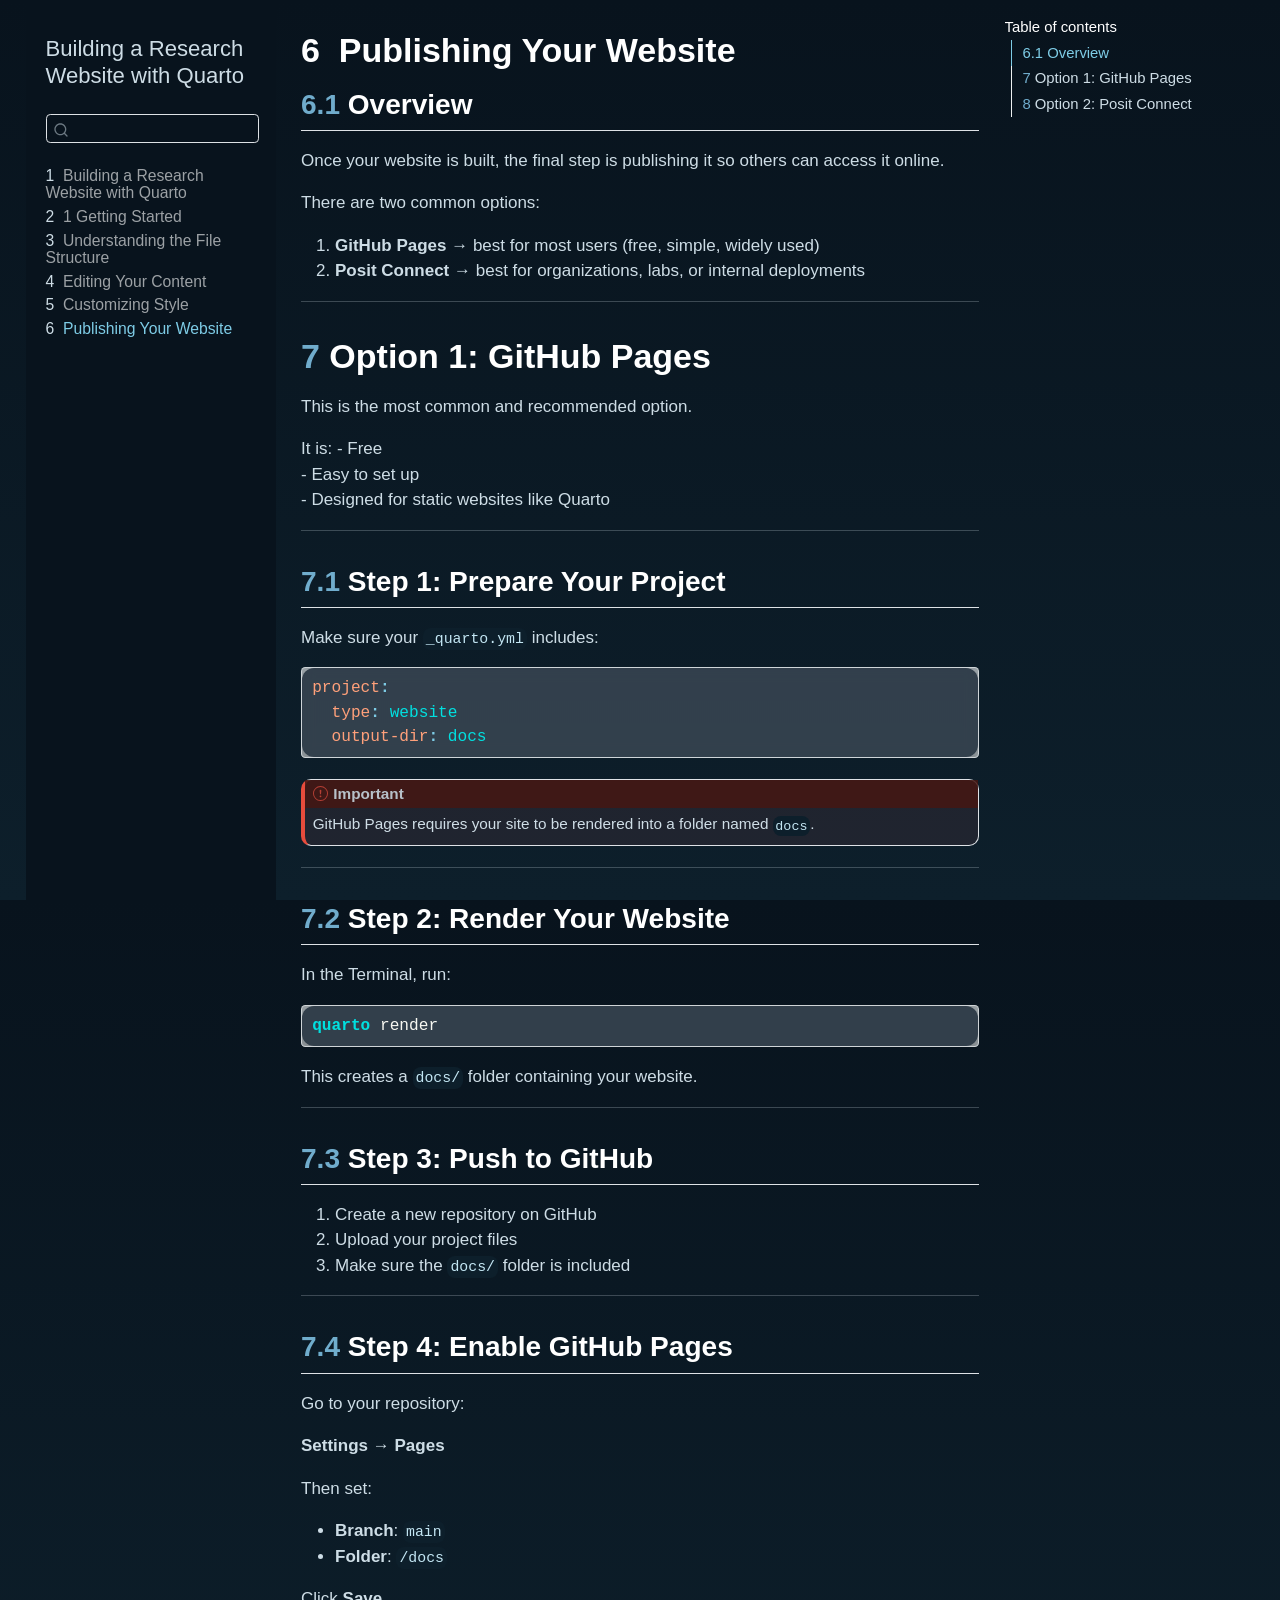
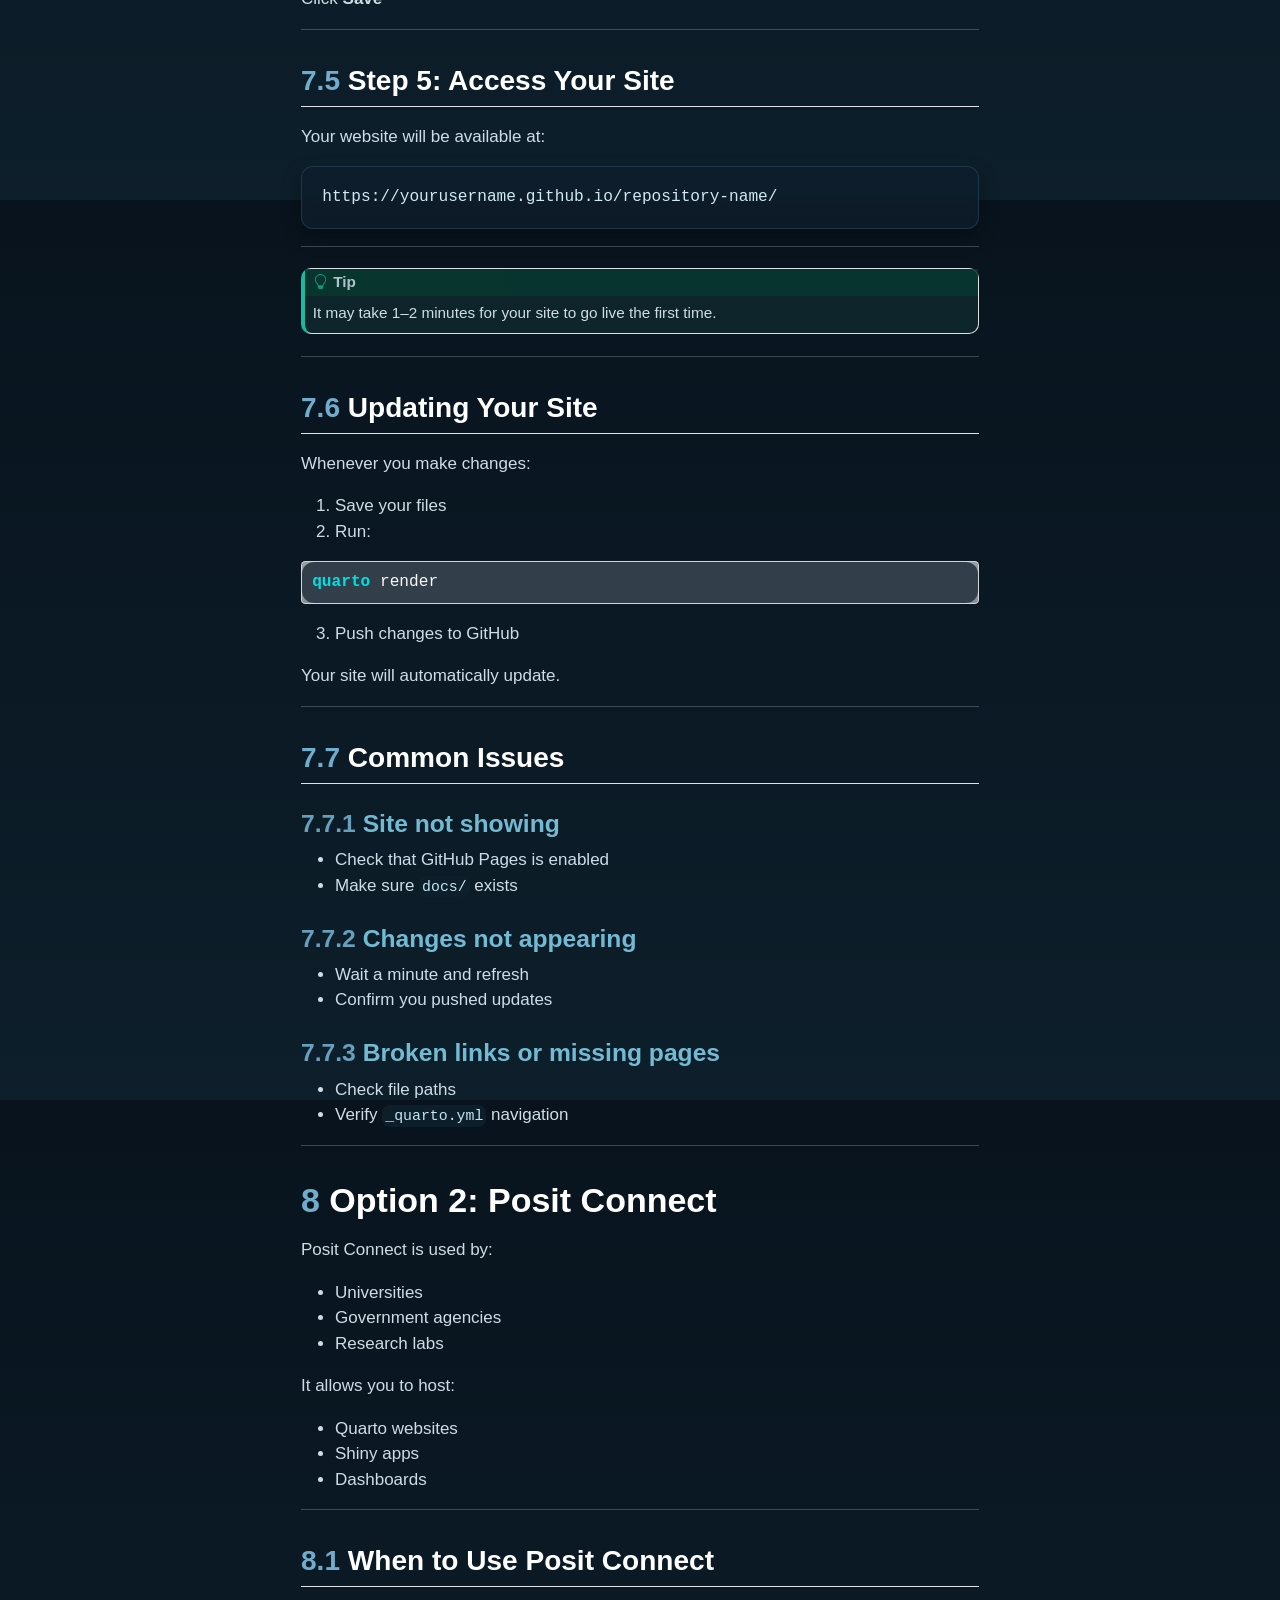
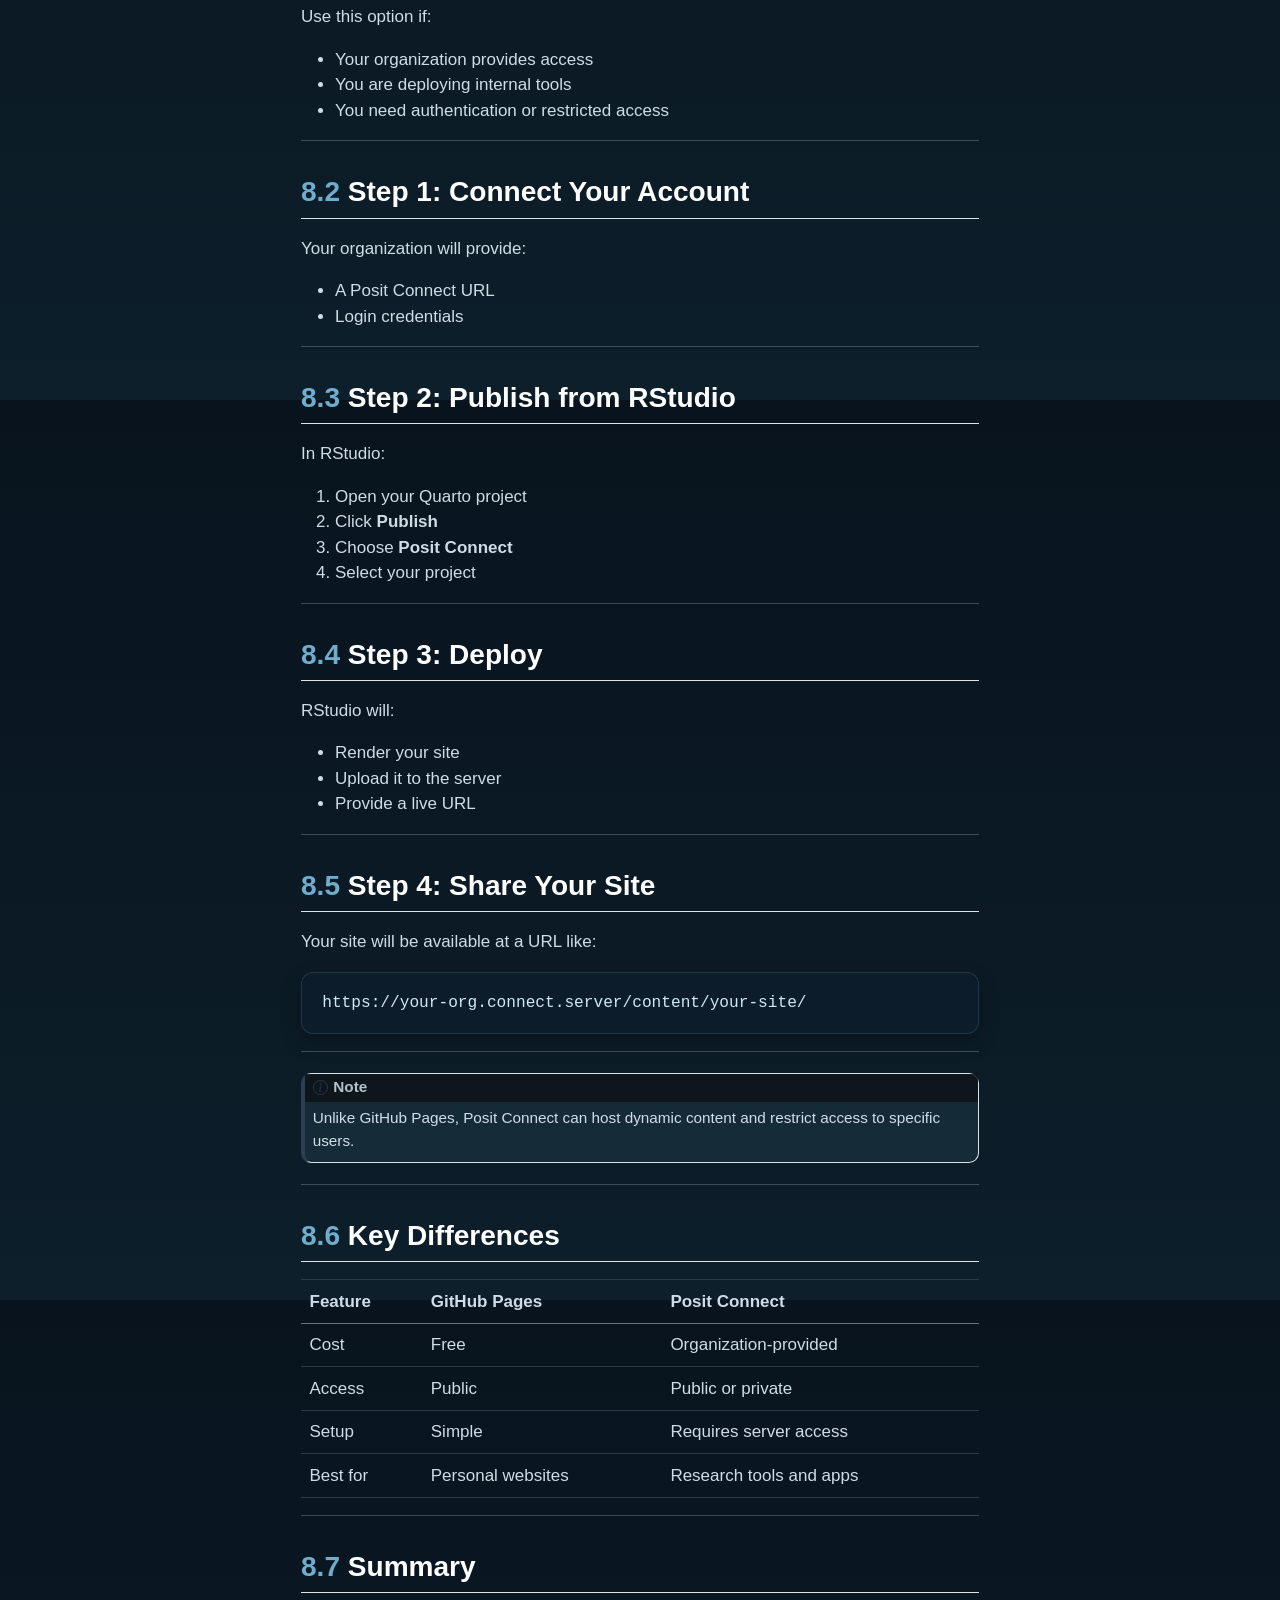
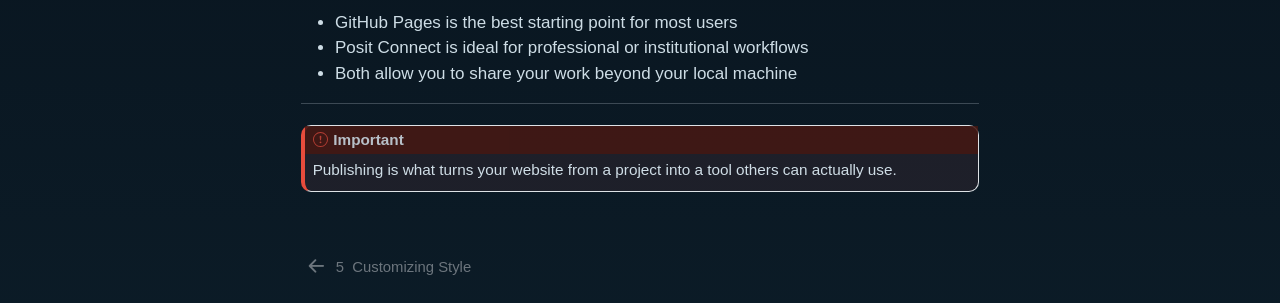
<file: docs/05-publishing.html>
<!DOCTYPE html>
<html xmlns="http://www.w3.org/1999/xhtml" lang="en" xml:lang="en"><head>

<meta charset="utf-8">
<meta name="generator" content="quarto-1.7.32">

<meta name="viewport" content="width=device-width, initial-scale=1.0, user-scalable=yes">


<title>6&nbsp; Publishing Your Website – Building a Research Website with Quarto</title>
<style>
code{white-space: pre-wrap;}
span.smallcaps{font-variant: small-caps;}
div.columns{display: flex; gap: min(4vw, 1.5em);}
div.column{flex: auto; overflow-x: auto;}
div.hanging-indent{margin-left: 1.5em; text-indent: -1.5em;}
ul.task-list{list-style: none;}
ul.task-list li input[type="checkbox"] {
  width: 0.8em;
  margin: 0 0.8em 0.2em -1em; /* quarto-specific, see https://github.com/quarto-dev/quarto-cli/issues/4556 */ 
  vertical-align: middle;
}
/* CSS for syntax highlighting */
html { -webkit-text-size-adjust: 100%; }
pre > code.sourceCode { white-space: pre; position: relative; }
pre > code.sourceCode > span { display: inline-block; line-height: 1.25; }
pre > code.sourceCode > span:empty { height: 1.2em; }
.sourceCode { overflow: visible; }
code.sourceCode > span { color: inherit; text-decoration: inherit; }
div.sourceCode { margin: 1em 0; }
pre.sourceCode { margin: 0; }
@media screen {
div.sourceCode { overflow: auto; }
}
@media print {
pre > code.sourceCode { white-space: pre-wrap; }
pre > code.sourceCode > span { text-indent: -5em; padding-left: 5em; }
}
pre.numberSource code
  { counter-reset: source-line 0; }
pre.numberSource code > span
  { position: relative; left: -4em; counter-increment: source-line; }
pre.numberSource code > span > a:first-child::before
  { content: counter(source-line);
    position: relative; left: -1em; text-align: right; vertical-align: baseline;
    border: none; display: inline-block;
    -webkit-touch-callout: none; -webkit-user-select: none;
    -khtml-user-select: none; -moz-user-select: none;
    -ms-user-select: none; user-select: none;
    padding: 0 4px; width: 4em;
  }
pre.numberSource { margin-left: 3em;  padding-left: 4px; }
div.sourceCode
  {   }
@media screen {
pre > code.sourceCode > span > a:first-child::before { text-decoration: underline; }
}
</style>


<script src="site_libs/quarto-nav/quarto-nav.js"></script>
<script src="site_libs/quarto-nav/headroom.min.js"></script>
<script src="site_libs/clipboard/clipboard.min.js"></script>
<script src="site_libs/quarto-search/autocomplete.umd.js"></script>
<script src="site_libs/quarto-search/fuse.min.js"></script>
<script src="site_libs/quarto-search/quarto-search.js"></script>
<meta name="quarto:offset" content="./">
<link href="./04-styling.html" rel="prev">
<script src="site_libs/quarto-html/quarto.js" type="module"></script>
<script src="site_libs/quarto-html/tabsets/tabsets.js" type="module"></script>
<script src="site_libs/quarto-html/popper.min.js"></script>
<script src="site_libs/quarto-html/tippy.umd.min.js"></script>
<script src="site_libs/quarto-html/anchor.min.js"></script>
<link href="site_libs/quarto-html/tippy.css" rel="stylesheet">
<link href="site_libs/quarto-html/quarto-syntax-highlighting-dark-2fef5ea3f8957b3e4ecc936fc74692ca.css" rel="stylesheet" id="quarto-text-highlighting-styles">
<script src="site_libs/bootstrap/bootstrap.min.js"></script>
<link href="site_libs/bootstrap/bootstrap-icons.css" rel="stylesheet">
<link href="site_libs/bootstrap/bootstrap-cca8fdf2eb67be8a044680ae3fe9ec6b.min.css" rel="stylesheet" append-hash="true" id="quarto-bootstrap" data-mode="dark">
<script id="quarto-search-options" type="application/json">{
  "location": "sidebar",
  "copy-button": false,
  "collapse-after": 3,
  "panel-placement": "start",
  "type": "textbox",
  "limit": 50,
  "keyboard-shortcut": [
    "f",
    "/",
    "s"
  ],
  "show-item-context": false,
  "language": {
    "search-no-results-text": "No results",
    "search-matching-documents-text": "matching documents",
    "search-copy-link-title": "Copy link to search",
    "search-hide-matches-text": "Hide additional matches",
    "search-more-match-text": "more match in this document",
    "search-more-matches-text": "more matches in this document",
    "search-clear-button-title": "Clear",
    "search-text-placeholder": "",
    "search-detached-cancel-button-title": "Cancel",
    "search-submit-button-title": "Submit",
    "search-label": "Search"
  }
}</script>


<link rel="stylesheet" href="styles.css">
</head>

<body class="nav-sidebar floating quarto-light">

<div id="quarto-search-results"></div>
  <header id="quarto-header" class="headroom fixed-top">
  <nav class="quarto-secondary-nav">
    <div class="container-fluid d-flex">
      <button type="button" class="quarto-btn-toggle btn" data-bs-toggle="collapse" role="button" data-bs-target=".quarto-sidebar-collapse-item" aria-controls="quarto-sidebar" aria-expanded="false" aria-label="Toggle sidebar navigation" onclick="if (window.quartoToggleHeadroom) { window.quartoToggleHeadroom(); }">
        <i class="bi bi-layout-text-sidebar-reverse"></i>
      </button>
        <nav class="quarto-page-breadcrumbs" aria-label="breadcrumb"><ol class="breadcrumb"><li class="breadcrumb-item"><a href="./05-publishing.html"><span class="chapter-number">6</span>&nbsp; <span class="chapter-title">Publishing Your Website</span></a></li></ol></nav>
        <a class="flex-grow-1" role="navigation" data-bs-toggle="collapse" data-bs-target=".quarto-sidebar-collapse-item" aria-controls="quarto-sidebar" aria-expanded="false" aria-label="Toggle sidebar navigation" onclick="if (window.quartoToggleHeadroom) { window.quartoToggleHeadroom(); }">      
        </a>
      <button type="button" class="btn quarto-search-button" aria-label="Search" onclick="window.quartoOpenSearch();">
        <i class="bi bi-search"></i>
      </button>
    </div>
  </nav>
</header>
<!-- content -->
<div id="quarto-content" class="quarto-container page-columns page-rows-contents page-layout-article">
<!-- sidebar -->
  <nav id="quarto-sidebar" class="sidebar collapse collapse-horizontal quarto-sidebar-collapse-item sidebar-navigation floating overflow-auto">
    <div class="pt-lg-2 mt-2 text-left sidebar-header">
    <div class="sidebar-title mb-0 py-0">
      <a href="./">Building a Research Website with Quarto</a> 
    </div>
      </div>
        <div class="mt-2 flex-shrink-0 align-items-center">
        <div class="sidebar-search">
        <div id="quarto-search" class="" title="Search"></div>
        </div>
        </div>
    <div class="sidebar-menu-container"> 
    <ul class="list-unstyled mt-1">
        <li class="sidebar-item">
  <div class="sidebar-item-container"> 
  <a href="./index.html" class="sidebar-item-text sidebar-link">
 <span class="menu-text"><span class="chapter-number">1</span>&nbsp; <span class="chapter-title">Building a Research Website with Quarto</span></span></a>
  </div>
</li>
        <li class="sidebar-item">
  <div class="sidebar-item-container"> 
  <a href="./01-getting-started.html" class="sidebar-item-text sidebar-link">
 <span class="menu-text"><span class="chapter-number">2</span>&nbsp; <span class="chapter-title">1 Getting Started</span></span></a>
  </div>
</li>
        <li class="sidebar-item">
  <div class="sidebar-item-container"> 
  <a href="./02-structure.html" class="sidebar-item-text sidebar-link">
 <span class="menu-text"><span class="chapter-number">3</span>&nbsp; <span class="chapter-title">Understanding the File Structure</span></span></a>
  </div>
</li>
        <li class="sidebar-item">
  <div class="sidebar-item-container"> 
  <a href="./03-editing.html" class="sidebar-item-text sidebar-link">
 <span class="menu-text"><span class="chapter-number">4</span>&nbsp; <span class="chapter-title">Editing Your Content</span></span></a>
  </div>
</li>
        <li class="sidebar-item">
  <div class="sidebar-item-container"> 
  <a href="./04-styling.html" class="sidebar-item-text sidebar-link">
 <span class="menu-text"><span class="chapter-number">5</span>&nbsp; <span class="chapter-title">Customizing Style</span></span></a>
  </div>
</li>
        <li class="sidebar-item">
  <div class="sidebar-item-container"> 
  <a href="./05-publishing.html" class="sidebar-item-text sidebar-link active">
 <span class="menu-text"><span class="chapter-number">6</span>&nbsp; <span class="chapter-title">Publishing Your Website</span></span></a>
  </div>
</li>
    </ul>
    </div>
</nav>
<div id="quarto-sidebar-glass" class="quarto-sidebar-collapse-item" data-bs-toggle="collapse" data-bs-target=".quarto-sidebar-collapse-item"></div>
<!-- margin-sidebar -->
    <div id="quarto-margin-sidebar" class="sidebar margin-sidebar">
        <nav id="TOC" role="doc-toc" class="toc-active">
    <h2 id="toc-title">Table of contents</h2>
   
  <ul class="collapse">
  <li><a href="#overview" id="toc-overview" class="nav-link active" data-scroll-target="#overview"><span class="header-section-number">6.1</span> Overview</a></li>
  <li><a href="#option-1-github-pages" id="toc-option-1-github-pages" class="nav-link" data-scroll-target="#option-1-github-pages"><span class="header-section-number">7</span> Option 1: GitHub Pages</a>
  <ul class="collapse">
  <li><a href="#step-1-prepare-your-project" id="toc-step-1-prepare-your-project" class="nav-link" data-scroll-target="#step-1-prepare-your-project"><span class="header-section-number">7.1</span> Step 1: Prepare Your Project</a></li>
  <li><a href="#step-2-render-your-website" id="toc-step-2-render-your-website" class="nav-link" data-scroll-target="#step-2-render-your-website"><span class="header-section-number">7.2</span> Step 2: Render Your Website</a></li>
  <li><a href="#step-3-push-to-github" id="toc-step-3-push-to-github" class="nav-link" data-scroll-target="#step-3-push-to-github"><span class="header-section-number">7.3</span> Step 3: Push to GitHub</a></li>
  <li><a href="#step-4-enable-github-pages" id="toc-step-4-enable-github-pages" class="nav-link" data-scroll-target="#step-4-enable-github-pages"><span class="header-section-number">7.4</span> Step 4: Enable GitHub Pages</a></li>
  <li><a href="#step-5-access-your-site" id="toc-step-5-access-your-site" class="nav-link" data-scroll-target="#step-5-access-your-site"><span class="header-section-number">7.5</span> Step 5: Access Your Site</a></li>
  <li><a href="#updating-your-site" id="toc-updating-your-site" class="nav-link" data-scroll-target="#updating-your-site"><span class="header-section-number">7.6</span> Updating Your Site</a></li>
  <li><a href="#common-issues" id="toc-common-issues" class="nav-link" data-scroll-target="#common-issues"><span class="header-section-number">7.7</span> Common Issues</a></li>
  </ul></li>
  <li><a href="#option-2-posit-connect" id="toc-option-2-posit-connect" class="nav-link" data-scroll-target="#option-2-posit-connect"><span class="header-section-number">8</span> Option 2: Posit Connect</a>
  <ul class="collapse">
  <li><a href="#when-to-use-posit-connect" id="toc-when-to-use-posit-connect" class="nav-link" data-scroll-target="#when-to-use-posit-connect"><span class="header-section-number">8.1</span> When to Use Posit Connect</a></li>
  <li><a href="#step-1-connect-your-account" id="toc-step-1-connect-your-account" class="nav-link" data-scroll-target="#step-1-connect-your-account"><span class="header-section-number">8.2</span> Step 1: Connect Your Account</a></li>
  <li><a href="#step-2-publish-from-rstudio" id="toc-step-2-publish-from-rstudio" class="nav-link" data-scroll-target="#step-2-publish-from-rstudio"><span class="header-section-number">8.3</span> Step 2: Publish from RStudio</a></li>
  <li><a href="#step-3-deploy" id="toc-step-3-deploy" class="nav-link" data-scroll-target="#step-3-deploy"><span class="header-section-number">8.4</span> Step 3: Deploy</a></li>
  <li><a href="#step-4-share-your-site" id="toc-step-4-share-your-site" class="nav-link" data-scroll-target="#step-4-share-your-site"><span class="header-section-number">8.5</span> Step 4: Share Your Site</a></li>
  <li><a href="#key-differences" id="toc-key-differences" class="nav-link" data-scroll-target="#key-differences"><span class="header-section-number">8.6</span> Key Differences</a></li>
  <li><a href="#summary" id="toc-summary" class="nav-link" data-scroll-target="#summary"><span class="header-section-number">8.7</span> Summary</a></li>
  </ul></li>
  </ul>
</nav>
    </div>
<!-- main -->
<main class="content" id="quarto-document-content">

<header id="title-block-header" class="quarto-title-block default">
<div class="quarto-title">
<h1 class="title"><span class="chapter-number">6</span>&nbsp; <span class="chapter-title">Publishing Your Website</span></h1>
</div>



<div class="quarto-title-meta">

    
  
    
  </div>
  


</header>


<section id="overview" class="level2" data-number="6.1">
<h2 data-number="6.1" class="anchored" data-anchor-id="overview"><span class="header-section-number">6.1</span> Overview</h2>
<p>Once your website is built, the final step is publishing it so others can access it online.</p>
<p>There are two common options:</p>
<ol type="1">
<li><strong>GitHub Pages</strong> → best for most users (free, simple, widely used)<br>
</li>
<li><strong>Posit Connect</strong> → best for organizations, labs, or internal deployments</li>
</ol>
<hr>
</section>
<section id="option-1-github-pages" class="level1" data-number="7">
<h1 data-number="7"><span class="header-section-number">7</span> Option 1: GitHub Pages</h1>
<p>This is the most common and recommended option.</p>
<p>It is: - Free<br>
- Easy to set up<br>
- Designed for static websites like Quarto</p>
<hr>
<section id="step-1-prepare-your-project" class="level2" data-number="7.1">
<h2 data-number="7.1" class="anchored" data-anchor-id="step-1-prepare-your-project"><span class="header-section-number">7.1</span> Step 1: Prepare Your Project</h2>
<p>Make sure your <code>_quarto.yml</code> includes:</p>
<div class="sourceCode" id="cb1"><pre class="sourceCode yaml code-with-copy"><code class="sourceCode yaml"><span id="cb1-1"><a href="#cb1-1" aria-hidden="true" tabindex="-1"></a><span class="fu">project</span><span class="kw">:</span></span>
<span id="cb1-2"><a href="#cb1-2" aria-hidden="true" tabindex="-1"></a><span class="at">  </span><span class="fu">type</span><span class="kw">:</span><span class="at"> website</span></span>
<span id="cb1-3"><a href="#cb1-3" aria-hidden="true" tabindex="-1"></a><span class="at">  </span><span class="fu">output-dir</span><span class="kw">:</span><span class="at"> docs</span></span></code><button title="Copy to Clipboard" class="code-copy-button"><i class="bi"></i></button></pre></div>
<div class="callout callout-style-default callout-important callout-titled">
<div class="callout-header d-flex align-content-center">
<div class="callout-icon-container">
<i class="callout-icon"></i>
</div>
<div class="callout-title-container flex-fill">
Important
</div>
</div>
<div class="callout-body-container callout-body">
<p>GitHub Pages requires your site to be rendered into a folder named <code>docs</code>.</p>
</div>
</div>
<hr>
</section>
<section id="step-2-render-your-website" class="level2" data-number="7.2">
<h2 data-number="7.2" class="anchored" data-anchor-id="step-2-render-your-website"><span class="header-section-number">7.2</span> Step 2: Render Your Website</h2>
<p>In the Terminal, run:</p>
<div class="sourceCode" id="cb2"><pre class="sourceCode bash code-with-copy"><code class="sourceCode bash"><span id="cb2-1"><a href="#cb2-1" aria-hidden="true" tabindex="-1"></a><span class="ex">quarto</span> render</span></code><button title="Copy to Clipboard" class="code-copy-button"><i class="bi"></i></button></pre></div>
<p>This creates a <code>docs/</code> folder containing your website.</p>
<hr>
</section>
<section id="step-3-push-to-github" class="level2" data-number="7.3">
<h2 data-number="7.3" class="anchored" data-anchor-id="step-3-push-to-github"><span class="header-section-number">7.3</span> Step 3: Push to GitHub</h2>
<ol type="1">
<li>Create a new repository on GitHub<br>
</li>
<li>Upload your project files<br>
</li>
<li>Make sure the <code>docs/</code> folder is included</li>
</ol>
<hr>
</section>
<section id="step-4-enable-github-pages" class="level2" data-number="7.4">
<h2 data-number="7.4" class="anchored" data-anchor-id="step-4-enable-github-pages"><span class="header-section-number">7.4</span> Step 4: Enable GitHub Pages</h2>
<p>Go to your repository:</p>
<p><strong>Settings → Pages</strong></p>
<p>Then set:</p>
<ul>
<li><strong>Branch</strong>: <code>main</code><br>
</li>
<li><strong>Folder</strong>: <code>/docs</code></li>
</ul>
<p>Click <strong>Save</strong></p>
<hr>
</section>
<section id="step-5-access-your-site" class="level2" data-number="7.5">
<h2 data-number="7.5" class="anchored" data-anchor-id="step-5-access-your-site"><span class="header-section-number">7.5</span> Step 5: Access Your Site</h2>
<p>Your website will be available at:</p>
<pre><code>https://yourusername.github.io/repository-name/</code></pre>
<hr>
<div class="callout callout-style-default callout-tip callout-titled">
<div class="callout-header d-flex align-content-center">
<div class="callout-icon-container">
<i class="callout-icon"></i>
</div>
<div class="callout-title-container flex-fill">
Tip
</div>
</div>
<div class="callout-body-container callout-body">
<p>It may take 1–2 minutes for your site to go live the first time.</p>
</div>
</div>
<hr>
</section>
<section id="updating-your-site" class="level2" data-number="7.6">
<h2 data-number="7.6" class="anchored" data-anchor-id="updating-your-site"><span class="header-section-number">7.6</span> Updating Your Site</h2>
<p>Whenever you make changes:</p>
<ol type="1">
<li>Save your files<br>
</li>
<li>Run:</li>
</ol>
<div class="sourceCode" id="cb4"><pre class="sourceCode bash code-with-copy"><code class="sourceCode bash"><span id="cb4-1"><a href="#cb4-1" aria-hidden="true" tabindex="-1"></a><span class="ex">quarto</span> render</span></code><button title="Copy to Clipboard" class="code-copy-button"><i class="bi"></i></button></pre></div>
<ol start="3" type="1">
<li>Push changes to GitHub</li>
</ol>
<p>Your site will automatically update.</p>
<hr>
</section>
<section id="common-issues" class="level2" data-number="7.7">
<h2 data-number="7.7" class="anchored" data-anchor-id="common-issues"><span class="header-section-number">7.7</span> Common Issues</h2>
<section id="site-not-showing" class="level3" data-number="7.7.1">
<h3 data-number="7.7.1" class="anchored" data-anchor-id="site-not-showing"><span class="header-section-number">7.7.1</span> Site not showing</h3>
<ul>
<li>Check that GitHub Pages is enabled<br>
</li>
<li>Make sure <code>docs/</code> exists</li>
</ul>
</section>
<section id="changes-not-appearing" class="level3" data-number="7.7.2">
<h3 data-number="7.7.2" class="anchored" data-anchor-id="changes-not-appearing"><span class="header-section-number">7.7.2</span> Changes not appearing</h3>
<ul>
<li>Wait a minute and refresh<br>
</li>
<li>Confirm you pushed updates</li>
</ul>
</section>
<section id="broken-links-or-missing-pages" class="level3" data-number="7.7.3">
<h3 data-number="7.7.3" class="anchored" data-anchor-id="broken-links-or-missing-pages"><span class="header-section-number">7.7.3</span> Broken links or missing pages</h3>
<ul>
<li>Check file paths<br>
</li>
<li>Verify <code>_quarto.yml</code> navigation</li>
</ul>
<hr>
</section>
</section>
</section>
<section id="option-2-posit-connect" class="level1" data-number="8">
<h1 data-number="8"><span class="header-section-number">8</span> Option 2: Posit Connect</h1>
<p>Posit Connect is used by:</p>
<ul>
<li>Universities<br>
</li>
<li>Government agencies<br>
</li>
<li>Research labs</li>
</ul>
<p>It allows you to host:</p>
<ul>
<li>Quarto websites<br>
</li>
<li>Shiny apps<br>
</li>
<li>Dashboards</li>
</ul>
<hr>
<section id="when-to-use-posit-connect" class="level2" data-number="8.1">
<h2 data-number="8.1" class="anchored" data-anchor-id="when-to-use-posit-connect"><span class="header-section-number">8.1</span> When to Use Posit Connect</h2>
<p>Use this option if:</p>
<ul>
<li>Your organization provides access<br>
</li>
<li>You are deploying internal tools<br>
</li>
<li>You need authentication or restricted access</li>
</ul>
<hr>
</section>
<section id="step-1-connect-your-account" class="level2" data-number="8.2">
<h2 data-number="8.2" class="anchored" data-anchor-id="step-1-connect-your-account"><span class="header-section-number">8.2</span> Step 1: Connect Your Account</h2>
<p>Your organization will provide:</p>
<ul>
<li>A Posit Connect URL<br>
</li>
<li>Login credentials</li>
</ul>
<hr>
</section>
<section id="step-2-publish-from-rstudio" class="level2" data-number="8.3">
<h2 data-number="8.3" class="anchored" data-anchor-id="step-2-publish-from-rstudio"><span class="header-section-number">8.3</span> Step 2: Publish from RStudio</h2>
<p>In RStudio:</p>
<ol type="1">
<li>Open your Quarto project<br>
</li>
<li>Click <strong>Publish</strong><br>
</li>
<li>Choose <strong>Posit Connect</strong><br>
</li>
<li>Select your project</li>
</ol>
<hr>
</section>
<section id="step-3-deploy" class="level2" data-number="8.4">
<h2 data-number="8.4" class="anchored" data-anchor-id="step-3-deploy"><span class="header-section-number">8.4</span> Step 3: Deploy</h2>
<p>RStudio will:</p>
<ul>
<li>Render your site<br>
</li>
<li>Upload it to the server<br>
</li>
<li>Provide a live URL</li>
</ul>
<hr>
</section>
<section id="step-4-share-your-site" class="level2" data-number="8.5">
<h2 data-number="8.5" class="anchored" data-anchor-id="step-4-share-your-site"><span class="header-section-number">8.5</span> Step 4: Share Your Site</h2>
<p>Your site will be available at a URL like:</p>
<pre><code>https://your-org.connect.server/content/your-site/</code></pre>
<hr>
<div class="callout callout-style-default callout-note callout-titled">
<div class="callout-header d-flex align-content-center">
<div class="callout-icon-container">
<i class="callout-icon"></i>
</div>
<div class="callout-title-container flex-fill">
Note
</div>
</div>
<div class="callout-body-container callout-body">
<p>Unlike GitHub Pages, Posit Connect can host dynamic content and restrict access to specific users.</p>
</div>
</div>
<hr>
</section>
<section id="key-differences" class="level2" data-number="8.6">
<h2 data-number="8.6" class="anchored" data-anchor-id="key-differences"><span class="header-section-number">8.6</span> Key Differences</h2>
<table class="caption-top table">
<thead>
<tr class="header">
<th>Feature</th>
<th>GitHub Pages</th>
<th>Posit Connect</th>
</tr>
</thead>
<tbody>
<tr class="odd">
<td>Cost</td>
<td>Free</td>
<td>Organization-provided</td>
</tr>
<tr class="even">
<td>Access</td>
<td>Public</td>
<td>Public or private</td>
</tr>
<tr class="odd">
<td>Setup</td>
<td>Simple</td>
<td>Requires server access</td>
</tr>
<tr class="even">
<td>Best for</td>
<td>Personal websites</td>
<td>Research tools and apps</td>
</tr>
</tbody>
</table>
<hr>
</section>
<section id="summary" class="level2" data-number="8.7">
<h2 data-number="8.7" class="anchored" data-anchor-id="summary"><span class="header-section-number">8.7</span> Summary</h2>
<ul>
<li>GitHub Pages is the best starting point for most users<br>
</li>
<li>Posit Connect is ideal for professional or institutional workflows<br>
</li>
<li>Both allow you to share your work beyond your local machine</li>
</ul>
<hr>
<div class="callout callout-style-default callout-important callout-titled">
<div class="callout-header d-flex align-content-center">
<div class="callout-icon-container">
<i class="callout-icon"></i>
</div>
<div class="callout-title-container flex-fill">
Important
</div>
</div>
<div class="callout-body-container callout-body">
<p>Publishing is what turns your website from a project into a tool others can actually use.</p>
</div>
</div>


</section>
</section>

</main> <!-- /main -->
<script id="quarto-html-after-body" type="application/javascript">
  window.document.addEventListener("DOMContentLoaded", function (event) {
    const icon = "";
    const anchorJS = new window.AnchorJS();
    anchorJS.options = {
      placement: 'right',
      icon: icon
    };
    anchorJS.add('.anchored');
    const isCodeAnnotation = (el) => {
      for (const clz of el.classList) {
        if (clz.startsWith('code-annotation-')) {                     
          return true;
        }
      }
      return false;
    }
    const onCopySuccess = function(e) {
      // button target
      const button = e.trigger;
      // don't keep focus
      button.blur();
      // flash "checked"
      button.classList.add('code-copy-button-checked');
      var currentTitle = button.getAttribute("title");
      button.setAttribute("title", "Copied!");
      let tooltip;
      if (window.bootstrap) {
        button.setAttribute("data-bs-toggle", "tooltip");
        button.setAttribute("data-bs-placement", "left");
        button.setAttribute("data-bs-title", "Copied!");
        tooltip = new bootstrap.Tooltip(button, 
          { trigger: "manual", 
            customClass: "code-copy-button-tooltip",
            offset: [0, -8]});
        tooltip.show();    
      }
      setTimeout(function() {
        if (tooltip) {
          tooltip.hide();
          button.removeAttribute("data-bs-title");
          button.removeAttribute("data-bs-toggle");
          button.removeAttribute("data-bs-placement");
        }
        button.setAttribute("title", currentTitle);
        button.classList.remove('code-copy-button-checked');
      }, 1000);
      // clear code selection
      e.clearSelection();
    }
    const getTextToCopy = function(trigger) {
        const codeEl = trigger.previousElementSibling.cloneNode(true);
        for (const childEl of codeEl.children) {
          if (isCodeAnnotation(childEl)) {
            childEl.remove();
          }
        }
        return codeEl.innerText;
    }
    const clipboard = new window.ClipboardJS('.code-copy-button:not([data-in-quarto-modal])', {
      text: getTextToCopy
    });
    clipboard.on('success', onCopySuccess);
    if (window.document.getElementById('quarto-embedded-source-code-modal')) {
      const clipboardModal = new window.ClipboardJS('.code-copy-button[data-in-quarto-modal]', {
        text: getTextToCopy,
        container: window.document.getElementById('quarto-embedded-source-code-modal')
      });
      clipboardModal.on('success', onCopySuccess);
    }
      var localhostRegex = new RegExp(/^(?:http|https):\/\/localhost\:?[0-9]*\//);
      var mailtoRegex = new RegExp(/^mailto:/);
        var filterRegex = new RegExp('/' + window.location.host + '/');
      var isInternal = (href) => {
          return filterRegex.test(href) || localhostRegex.test(href) || mailtoRegex.test(href);
      }
      // Inspect non-navigation links and adorn them if external
     var links = window.document.querySelectorAll('a[href]:not(.nav-link):not(.navbar-brand):not(.toc-action):not(.sidebar-link):not(.sidebar-item-toggle):not(.pagination-link):not(.no-external):not([aria-hidden]):not(.dropdown-item):not(.quarto-navigation-tool):not(.about-link)');
      for (var i=0; i<links.length; i++) {
        const link = links[i];
        if (!isInternal(link.href)) {
          // undo the damage that might have been done by quarto-nav.js in the case of
          // links that we want to consider external
          if (link.dataset.originalHref !== undefined) {
            link.href = link.dataset.originalHref;
          }
        }
      }
    function tippyHover(el, contentFn, onTriggerFn, onUntriggerFn) {
      const config = {
        allowHTML: true,
        maxWidth: 500,
        delay: 100,
        arrow: false,
        appendTo: function(el) {
            return el.parentElement;
        },
        interactive: true,
        interactiveBorder: 10,
        theme: 'quarto',
        placement: 'bottom-start',
      };
      if (contentFn) {
        config.content = contentFn;
      }
      if (onTriggerFn) {
        config.onTrigger = onTriggerFn;
      }
      if (onUntriggerFn) {
        config.onUntrigger = onUntriggerFn;
      }
      window.tippy(el, config); 
    }
    const noterefs = window.document.querySelectorAll('a[role="doc-noteref"]');
    for (var i=0; i<noterefs.length; i++) {
      const ref = noterefs[i];
      tippyHover(ref, function() {
        // use id or data attribute instead here
        let href = ref.getAttribute('data-footnote-href') || ref.getAttribute('href');
        try { href = new URL(href).hash; } catch {}
        const id = href.replace(/^#\/?/, "");
        const note = window.document.getElementById(id);
        if (note) {
          return note.innerHTML;
        } else {
          return "";
        }
      });
    }
    const xrefs = window.document.querySelectorAll('a.quarto-xref');
    const processXRef = (id, note) => {
      // Strip column container classes
      const stripColumnClz = (el) => {
        el.classList.remove("page-full", "page-columns");
        if (el.children) {
          for (const child of el.children) {
            stripColumnClz(child);
          }
        }
      }
      stripColumnClz(note)
      if (id === null || id.startsWith('sec-')) {
        // Special case sections, only their first couple elements
        const container = document.createElement("div");
        if (note.children && note.children.length > 2) {
          container.appendChild(note.children[0].cloneNode(true));
          for (let i = 1; i < note.children.length; i++) {
            const child = note.children[i];
            if (child.tagName === "P" && child.innerText === "") {
              continue;
            } else {
              container.appendChild(child.cloneNode(true));
              break;
            }
          }
          if (window.Quarto?.typesetMath) {
            window.Quarto.typesetMath(container);
          }
          return container.innerHTML
        } else {
          if (window.Quarto?.typesetMath) {
            window.Quarto.typesetMath(note);
          }
          return note.innerHTML;
        }
      } else {
        // Remove any anchor links if they are present
        const anchorLink = note.querySelector('a.anchorjs-link');
        if (anchorLink) {
          anchorLink.remove();
        }
        if (window.Quarto?.typesetMath) {
          window.Quarto.typesetMath(note);
        }
        if (note.classList.contains("callout")) {
          return note.outerHTML;
        } else {
          return note.innerHTML;
        }
      }
    }
    for (var i=0; i<xrefs.length; i++) {
      const xref = xrefs[i];
      tippyHover(xref, undefined, function(instance) {
        instance.disable();
        let url = xref.getAttribute('href');
        let hash = undefined; 
        if (url.startsWith('#')) {
          hash = url;
        } else {
          try { hash = new URL(url).hash; } catch {}
        }
        if (hash) {
          const id = hash.replace(/^#\/?/, "");
          const note = window.document.getElementById(id);
          if (note !== null) {
            try {
              const html = processXRef(id, note.cloneNode(true));
              instance.setContent(html);
            } finally {
              instance.enable();
              instance.show();
            }
          } else {
            // See if we can fetch this
            fetch(url.split('#')[0])
            .then(res => res.text())
            .then(html => {
              const parser = new DOMParser();
              const htmlDoc = parser.parseFromString(html, "text/html");
              const note = htmlDoc.getElementById(id);
              if (note !== null) {
                const html = processXRef(id, note);
                instance.setContent(html);
              } 
            }).finally(() => {
              instance.enable();
              instance.show();
            });
          }
        } else {
          // See if we can fetch a full url (with no hash to target)
          // This is a special case and we should probably do some content thinning / targeting
          fetch(url)
          .then(res => res.text())
          .then(html => {
            const parser = new DOMParser();
            const htmlDoc = parser.parseFromString(html, "text/html");
            const note = htmlDoc.querySelector('main.content');
            if (note !== null) {
              // This should only happen for chapter cross references
              // (since there is no id in the URL)
              // remove the first header
              if (note.children.length > 0 && note.children[0].tagName === "HEADER") {
                note.children[0].remove();
              }
              const html = processXRef(null, note);
              instance.setContent(html);
            } 
          }).finally(() => {
            instance.enable();
            instance.show();
          });
        }
      }, function(instance) {
      });
    }
        let selectedAnnoteEl;
        const selectorForAnnotation = ( cell, annotation) => {
          let cellAttr = 'data-code-cell="' + cell + '"';
          let lineAttr = 'data-code-annotation="' +  annotation + '"';
          const selector = 'span[' + cellAttr + '][' + lineAttr + ']';
          return selector;
        }
        const selectCodeLines = (annoteEl) => {
          const doc = window.document;
          const targetCell = annoteEl.getAttribute("data-target-cell");
          const targetAnnotation = annoteEl.getAttribute("data-target-annotation");
          const annoteSpan = window.document.querySelector(selectorForAnnotation(targetCell, targetAnnotation));
          const lines = annoteSpan.getAttribute("data-code-lines").split(",");
          const lineIds = lines.map((line) => {
            return targetCell + "-" + line;
          })
          let top = null;
          let height = null;
          let parent = null;
          if (lineIds.length > 0) {
              //compute the position of the single el (top and bottom and make a div)
              const el = window.document.getElementById(lineIds[0]);
              top = el.offsetTop;
              height = el.offsetHeight;
              parent = el.parentElement.parentElement;
            if (lineIds.length > 1) {
              const lastEl = window.document.getElementById(lineIds[lineIds.length - 1]);
              const bottom = lastEl.offsetTop + lastEl.offsetHeight;
              height = bottom - top;
            }
            if (top !== null && height !== null && parent !== null) {
              // cook up a div (if necessary) and position it 
              let div = window.document.getElementById("code-annotation-line-highlight");
              if (div === null) {
                div = window.document.createElement("div");
                div.setAttribute("id", "code-annotation-line-highlight");
                div.style.position = 'absolute';
                parent.appendChild(div);
              }
              div.style.top = top - 2 + "px";
              div.style.height = height + 4 + "px";
              div.style.left = 0;
              let gutterDiv = window.document.getElementById("code-annotation-line-highlight-gutter");
              if (gutterDiv === null) {
                gutterDiv = window.document.createElement("div");
                gutterDiv.setAttribute("id", "code-annotation-line-highlight-gutter");
                gutterDiv.style.position = 'absolute';
                const codeCell = window.document.getElementById(targetCell);
                const gutter = codeCell.querySelector('.code-annotation-gutter');
                gutter.appendChild(gutterDiv);
              }
              gutterDiv.style.top = top - 2 + "px";
              gutterDiv.style.height = height + 4 + "px";
            }
            selectedAnnoteEl = annoteEl;
          }
        };
        const unselectCodeLines = () => {
          const elementsIds = ["code-annotation-line-highlight", "code-annotation-line-highlight-gutter"];
          elementsIds.forEach((elId) => {
            const div = window.document.getElementById(elId);
            if (div) {
              div.remove();
            }
          });
          selectedAnnoteEl = undefined;
        };
          // Handle positioning of the toggle
      window.addEventListener(
        "resize",
        throttle(() => {
          elRect = undefined;
          if (selectedAnnoteEl) {
            selectCodeLines(selectedAnnoteEl);
          }
        }, 10)
      );
      function throttle(fn, ms) {
      let throttle = false;
      let timer;
        return (...args) => {
          if(!throttle) { // first call gets through
              fn.apply(this, args);
              throttle = true;
          } else { // all the others get throttled
              if(timer) clearTimeout(timer); // cancel #2
              timer = setTimeout(() => {
                fn.apply(this, args);
                timer = throttle = false;
              }, ms);
          }
        };
      }
        // Attach click handler to the DT
        const annoteDls = window.document.querySelectorAll('dt[data-target-cell]');
        for (const annoteDlNode of annoteDls) {
          annoteDlNode.addEventListener('click', (event) => {
            const clickedEl = event.target;
            if (clickedEl !== selectedAnnoteEl) {
              unselectCodeLines();
              const activeEl = window.document.querySelector('dt[data-target-cell].code-annotation-active');
              if (activeEl) {
                activeEl.classList.remove('code-annotation-active');
              }
              selectCodeLines(clickedEl);
              clickedEl.classList.add('code-annotation-active');
            } else {
              // Unselect the line
              unselectCodeLines();
              clickedEl.classList.remove('code-annotation-active');
            }
          });
        }
    const findCites = (el) => {
      const parentEl = el.parentElement;
      if (parentEl) {
        const cites = parentEl.dataset.cites;
        if (cites) {
          return {
            el,
            cites: cites.split(' ')
          };
        } else {
          return findCites(el.parentElement)
        }
      } else {
        return undefined;
      }
    };
    var bibliorefs = window.document.querySelectorAll('a[role="doc-biblioref"]');
    for (var i=0; i<bibliorefs.length; i++) {
      const ref = bibliorefs[i];
      const citeInfo = findCites(ref);
      if (citeInfo) {
        tippyHover(citeInfo.el, function() {
          var popup = window.document.createElement('div');
          citeInfo.cites.forEach(function(cite) {
            var citeDiv = window.document.createElement('div');
            citeDiv.classList.add('hanging-indent');
            citeDiv.classList.add('csl-entry');
            var biblioDiv = window.document.getElementById('ref-' + cite);
            if (biblioDiv) {
              citeDiv.innerHTML = biblioDiv.innerHTML;
            }
            popup.appendChild(citeDiv);
          });
          return popup.innerHTML;
        });
      }
    }
  });
  </script>
<nav class="page-navigation">
  <div class="nav-page nav-page-previous">
      <a href="./04-styling.html" class="pagination-link" aria-label="Customizing Style">
        <i class="bi bi-arrow-left-short"></i> <span class="nav-page-text"><span class="chapter-number">5</span>&nbsp; <span class="chapter-title">Customizing Style</span></span>
      </a>          
  </div>
  <div class="nav-page nav-page-next">
  </div>
</nav>
</div> <!-- /content -->




</body></html>
</file>
<file: _book/site_libs/quarto-html/tippy.css>
.tippy-box[data-animation=fade][data-state=hidden]{opacity:0}[data-tippy-root]{max-width:calc(100vw - 10px)}.tippy-box{position:relative;background-color:#333;color:#fff;border-radius:4px;font-size:14px;line-height:1.4;white-space:normal;outline:0;transition-property:transform,visibility,opacity}.tippy-box[data-placement^=top]>.tippy-arrow{bottom:0}.tippy-box[data-placement^=top]>.tippy-arrow:before{bottom:-7px;left:0;border-width:8px 8px 0;border-top-color:initial;transform-origin:center top}.tippy-box[data-placement^=bottom]>.tippy-arrow{top:0}.tippy-box[data-placement^=bottom]>.tippy-arrow:before{top:-7px;left:0;border-width:0 8px 8px;border-bottom-color:initial;transform-origin:center bottom}.tippy-box[data-placement^=left]>.tippy-arrow{right:0}.tippy-box[data-placement^=left]>.tippy-arrow:before{border-width:8px 0 8px 8px;border-left-color:initial;right:-7px;transform-origin:center left}.tippy-box[data-placement^=right]>.tippy-arrow{left:0}.tippy-box[data-placement^=right]>.tippy-arrow:before{left:-7px;border-width:8px 8px 8px 0;border-right-color:initial;transform-origin:center right}.tippy-box[data-inertia][data-state=visible]{transition-timing-function:cubic-bezier(.54,1.5,.38,1.11)}.tippy-arrow{width:16px;height:16px;color:#333}.tippy-arrow:before{content:"";position:absolute;border-color:transparent;border-style:solid}.tippy-content{position:relative;padding:5px 9px;z-index:1}
</file>
<file: _book/site_libs/quarto-html/quarto-syntax-highlighting-dark-2fef5ea3f8957b3e4ecc936fc74692ca.css>
/* quarto syntax highlight colors */
:root {
  --quarto-hl-al-color: #f07178;
  --quarto-hl-an-color: #d4d0ab;
  --quarto-hl-at-color: #00e0e0;
  --quarto-hl-bn-color: #d4d0ab;
  --quarto-hl-bu-color: #abe338;
  --quarto-hl-ch-color: #abe338;
  --quarto-hl-co-color: #f8f8f2;
  --quarto-hl-cv-color: #ffd700;
  --quarto-hl-cn-color: #ffd700;
  --quarto-hl-cf-color: #ffa07a;
  --quarto-hl-dt-color: #ffa07a;
  --quarto-hl-dv-color: #d4d0ab;
  --quarto-hl-do-color: #f8f8f2;
  --quarto-hl-er-color: #f07178;
  --quarto-hl-ex-color: #00e0e0;
  --quarto-hl-fl-color: #d4d0ab;
  --quarto-hl-fu-color: #ffa07a;
  --quarto-hl-im-color: #abe338;
  --quarto-hl-in-color: #d4d0ab;
  --quarto-hl-kw-color: #ffa07a;
  --quarto-hl-op-color: #ffa07a;
  --quarto-hl-ot-color: #00e0e0;
  --quarto-hl-pp-color: #dcc6e0;
  --quarto-hl-re-color: #00e0e0;
  --quarto-hl-sc-color: #abe338;
  --quarto-hl-ss-color: #abe338;
  --quarto-hl-st-color: #abe338;
  --quarto-hl-va-color: #00e0e0;
  --quarto-hl-vs-color: #abe338;
  --quarto-hl-wa-color: #dcc6e0;
}

/* other quarto variables */
:root {
  --quarto-font-monospace: SFMono-Regular, Menlo, Monaco, Consolas, "Liberation Mono", "Courier New", monospace;
}

/* syntax highlight based on Pandoc's rules */
pre > code.sourceCode > span {
  color: #f8f8f2;
}

code.sourceCode > span {
  color: #f8f8f2;
}

div.sourceCode,
div.sourceCode pre.sourceCode {
  color: #f8f8f2;
}

/* Normal */
code span {
  color: #f8f8f2;
}

/* Alert */
code span.al {
  color: #f07178;
}

/* Annotation */
code span.an {
  color: #d4d0ab;
}

/* Attribute */
code span.at {
  color: #00e0e0;
}

/* BaseN */
code span.bn {
  color: #d4d0ab;
}

/* BuiltIn */
code span.bu {
  color: #abe338;
}

/* ControlFlow */
code span.cf {
  font-weight: bold;
  color: #ffa07a;
}

/* Char */
code span.ch {
  color: #abe338;
}

/* Constant */
code span.cn {
  color: #ffd700;
}

/* Comment */
code span.co {
  font-style: italic;
  color: #f8f8f2;
}

/* CommentVar */
code span.cv {
  color: #ffd700;
}

/* Documentation */
code span.do {
  color: #f8f8f2;
}

/* DataType */
code span.dt {
  color: #ffa07a;
}

/* DecVal */
code span.dv {
  color: #d4d0ab;
}

/* Error */
code span.er {
  color: #f07178;
  text-decoration: underline;
}

/* Extension */
code span.ex {
  font-weight: bold;
  color: #00e0e0;
}

/* Float */
code span.fl {
  color: #d4d0ab;
}

/* Function */
code span.fu {
  color: #ffa07a;
}

/* Import */
code span.im {
  color: #abe338;
}

/* Information */
code span.in {
  color: #d4d0ab;
}

/* Keyword */
code span.kw {
  font-weight: bold;
  color: #ffa07a;
}

/* Operator */
code span.op {
  color: #ffa07a;
}

/* Other */
code span.ot {
  color: #00e0e0;
}

/* Preprocessor */
code span.pp {
  color: #dcc6e0;
}

/* RegionMarker */
code span.re {
  background-color: #f8f8f2;
  color: #00e0e0;
}

/* SpecialChar */
code span.sc {
  color: #abe338;
}

/* SpecialString */
code span.ss {
  color: #abe338;
}

/* String */
code span.st {
  color: #abe338;
}

/* Variable */
code span.va {
  color: #00e0e0;
}

/* VerbatimString */
code span.vs {
  color: #abe338;
}

/* Warning */
code span.wa {
  color: #dcc6e0;
}

.prevent-inlining {
  content: "</";
}

/*# sourceMappingURL=9d1c423767af11a14e59cf8ecfea55bb.css.map */
</file>
<file: _book/styles.css>
body {
  color: rgba(222, 238, 246, 0.92);
}

.quarto-title-banner {
  background: transparent !important;
}

.sidebar nav[role="doc-toc"] {
  font-size: 0.95rem;
}

figure {
  margin-top: 1.25rem;
  margin-bottom: 1.25rem;
}

figcaption {
  color: rgba(210, 228, 238, 0.8);
  font-size: 0.95rem;
}

/* ---- Code block styling (fix gray boxes) ---- */

pre {
  background: rgba(15, 30, 45, 0.75) !important;
  border-radius: 12px;
  padding: 16px;
  border: 1px solid rgba(126, 204, 230, 0.15);
  backdrop-filter: blur(6px);
}

/* Inline code inside blocks */
pre code {
  background: transparent !important;
  color: #cfeaf5;
  font-size: 0.95rem;
}

/* YAML syntax colors (improves readability) */
code span.kw { color: #7ecce6; }   /* keys */
code span.dt { color: #f4a261; }   /* values */
code span.st { color: #a8dadc; }   /* strings */
code span.co { color: #6c8ea3; }   /* comments */

/* Optional: softer shadow for depth */
pre {
  box-shadow: 0 8px 20px rgba(0, 0, 0, 0.25);
}
</file>
<file: docs/site_libs/quarto-html/tippy.css>
.tippy-box[data-animation=fade][data-state=hidden]{opacity:0}[data-tippy-root]{max-width:calc(100vw - 10px)}.tippy-box{position:relative;background-color:#333;color:#fff;border-radius:4px;font-size:14px;line-height:1.4;white-space:normal;outline:0;transition-property:transform,visibility,opacity}.tippy-box[data-placement^=top]>.tippy-arrow{bottom:0}.tippy-box[data-placement^=top]>.tippy-arrow:before{bottom:-7px;left:0;border-width:8px 8px 0;border-top-color:initial;transform-origin:center top}.tippy-box[data-placement^=bottom]>.tippy-arrow{top:0}.tippy-box[data-placement^=bottom]>.tippy-arrow:before{top:-7px;left:0;border-width:0 8px 8px;border-bottom-color:initial;transform-origin:center bottom}.tippy-box[data-placement^=left]>.tippy-arrow{right:0}.tippy-box[data-placement^=left]>.tippy-arrow:before{border-width:8px 0 8px 8px;border-left-color:initial;right:-7px;transform-origin:center left}.tippy-box[data-placement^=right]>.tippy-arrow{left:0}.tippy-box[data-placement^=right]>.tippy-arrow:before{left:-7px;border-width:8px 8px 8px 0;border-right-color:initial;transform-origin:center right}.tippy-box[data-inertia][data-state=visible]{transition-timing-function:cubic-bezier(.54,1.5,.38,1.11)}.tippy-arrow{width:16px;height:16px;color:#333}.tippy-arrow:before{content:"";position:absolute;border-color:transparent;border-style:solid}.tippy-content{position:relative;padding:5px 9px;z-index:1}
</file>
<file: docs/site_libs/quarto-html/quarto-syntax-highlighting-dark-2fef5ea3f8957b3e4ecc936fc74692ca.css>
/* quarto syntax highlight colors */
:root {
  --quarto-hl-al-color: #f07178;
  --quarto-hl-an-color: #d4d0ab;
  --quarto-hl-at-color: #00e0e0;
  --quarto-hl-bn-color: #d4d0ab;
  --quarto-hl-bu-color: #abe338;
  --quarto-hl-ch-color: #abe338;
  --quarto-hl-co-color: #f8f8f2;
  --quarto-hl-cv-color: #ffd700;
  --quarto-hl-cn-color: #ffd700;
  --quarto-hl-cf-color: #ffa07a;
  --quarto-hl-dt-color: #ffa07a;
  --quarto-hl-dv-color: #d4d0ab;
  --quarto-hl-do-color: #f8f8f2;
  --quarto-hl-er-color: #f07178;
  --quarto-hl-ex-color: #00e0e0;
  --quarto-hl-fl-color: #d4d0ab;
  --quarto-hl-fu-color: #ffa07a;
  --quarto-hl-im-color: #abe338;
  --quarto-hl-in-color: #d4d0ab;
  --quarto-hl-kw-color: #ffa07a;
  --quarto-hl-op-color: #ffa07a;
  --quarto-hl-ot-color: #00e0e0;
  --quarto-hl-pp-color: #dcc6e0;
  --quarto-hl-re-color: #00e0e0;
  --quarto-hl-sc-color: #abe338;
  --quarto-hl-ss-color: #abe338;
  --quarto-hl-st-color: #abe338;
  --quarto-hl-va-color: #00e0e0;
  --quarto-hl-vs-color: #abe338;
  --quarto-hl-wa-color: #dcc6e0;
}

/* other quarto variables */
:root {
  --quarto-font-monospace: SFMono-Regular, Menlo, Monaco, Consolas, "Liberation Mono", "Courier New", monospace;
}

/* syntax highlight based on Pandoc's rules */
pre > code.sourceCode > span {
  color: #f8f8f2;
}

code.sourceCode > span {
  color: #f8f8f2;
}

div.sourceCode,
div.sourceCode pre.sourceCode {
  color: #f8f8f2;
}

/* Normal */
code span {
  color: #f8f8f2;
}

/* Alert */
code span.al {
  color: #f07178;
}

/* Annotation */
code span.an {
  color: #d4d0ab;
}

/* Attribute */
code span.at {
  color: #00e0e0;
}

/* BaseN */
code span.bn {
  color: #d4d0ab;
}

/* BuiltIn */
code span.bu {
  color: #abe338;
}

/* ControlFlow */
code span.cf {
  font-weight: bold;
  color: #ffa07a;
}

/* Char */
code span.ch {
  color: #abe338;
}

/* Constant */
code span.cn {
  color: #ffd700;
}

/* Comment */
code span.co {
  font-style: italic;
  color: #f8f8f2;
}

/* CommentVar */
code span.cv {
  color: #ffd700;
}

/* Documentation */
code span.do {
  color: #f8f8f2;
}

/* DataType */
code span.dt {
  color: #ffa07a;
}

/* DecVal */
code span.dv {
  color: #d4d0ab;
}

/* Error */
code span.er {
  color: #f07178;
  text-decoration: underline;
}

/* Extension */
code span.ex {
  font-weight: bold;
  color: #00e0e0;
}

/* Float */
code span.fl {
  color: #d4d0ab;
}

/* Function */
code span.fu {
  color: #ffa07a;
}

/* Import */
code span.im {
  color: #abe338;
}

/* Information */
code span.in {
  color: #d4d0ab;
}

/* Keyword */
code span.kw {
  font-weight: bold;
  color: #ffa07a;
}

/* Operator */
code span.op {
  color: #ffa07a;
}

/* Other */
code span.ot {
  color: #00e0e0;
}

/* Preprocessor */
code span.pp {
  color: #dcc6e0;
}

/* RegionMarker */
code span.re {
  background-color: #f8f8f2;
  color: #00e0e0;
}

/* SpecialChar */
code span.sc {
  color: #abe338;
}

/* SpecialString */
code span.ss {
  color: #abe338;
}

/* String */
code span.st {
  color: #abe338;
}

/* Variable */
code span.va {
  color: #00e0e0;
}

/* VerbatimString */
code span.vs {
  color: #abe338;
}

/* Warning */
code span.wa {
  color: #dcc6e0;
}

.prevent-inlining {
  content: "</";
}

/*# sourceMappingURL=9d1c423767af11a14e59cf8ecfea55bb.css.map */
</file>
<file: docs/styles.css>
body {
  color: rgba(222, 238, 246, 0.92);
}

.quarto-title-banner {
  background: transparent !important;
}

.sidebar nav[role="doc-toc"] {
  font-size: 0.95rem;
}

figure {
  margin-top: 1.25rem;
  margin-bottom: 1.25rem;
}

figcaption {
  color: rgba(210, 228, 238, 0.8);
  font-size: 0.95rem;
}

/* ---- Code block styling (fix gray boxes) ---- */

pre {
  background: rgba(15, 30, 45, 0.75) !important;
  border-radius: 12px;
  padding: 16px;
  border: 1px solid rgba(126, 204, 230, 0.15);
  backdrop-filter: blur(6px);
}

/* Inline code inside blocks */
pre code {
  background: transparent !important;
  color: #cfeaf5;
  font-size: 0.95rem;
}

/* YAML syntax colors (improves readability) */
code span.kw { color: #7ecce6; }   /* keys */
code span.dt { color: #f4a261; }   /* values */
code span.st { color: #a8dadc; }   /* strings */
code span.co { color: #6c8ea3; }   /* comments */

/* Optional: softer shadow for depth */
pre {
  box-shadow: 0 8px 20px rgba(0, 0, 0, 0.25);
}
</file>
